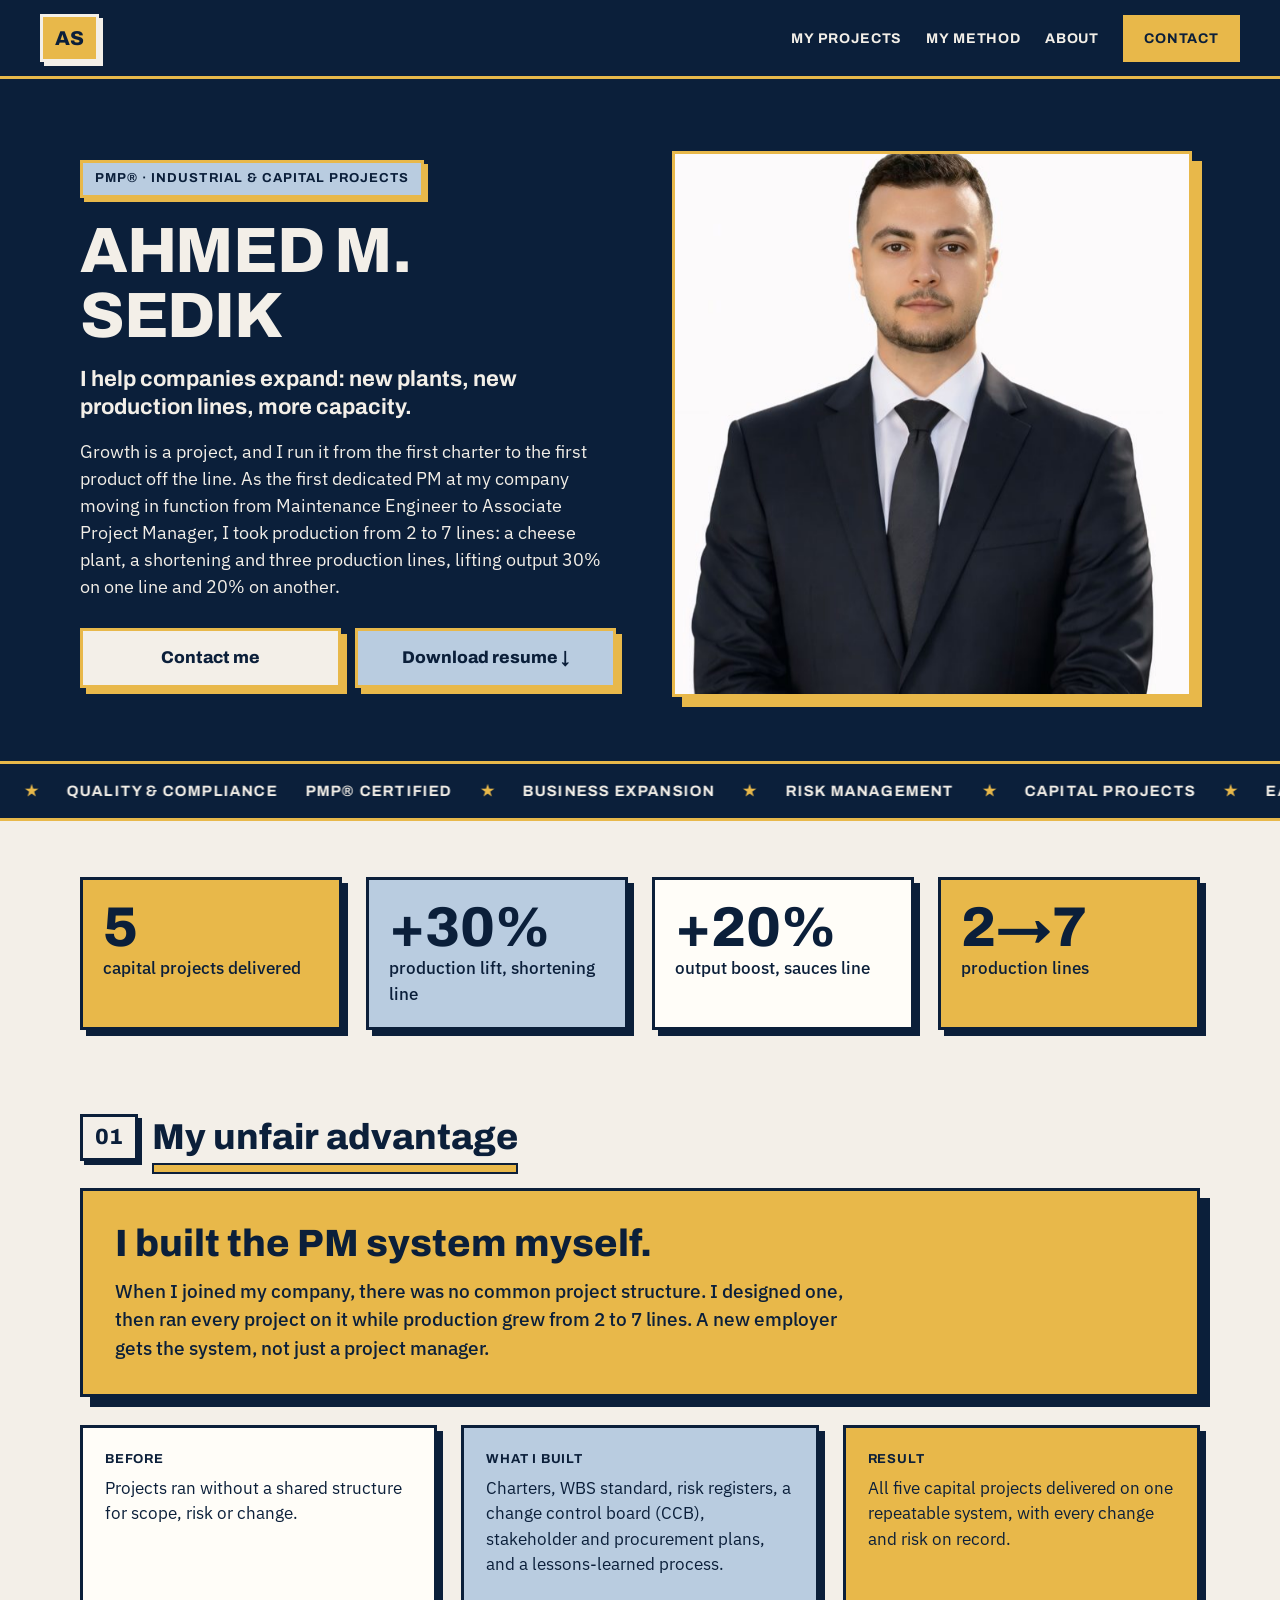
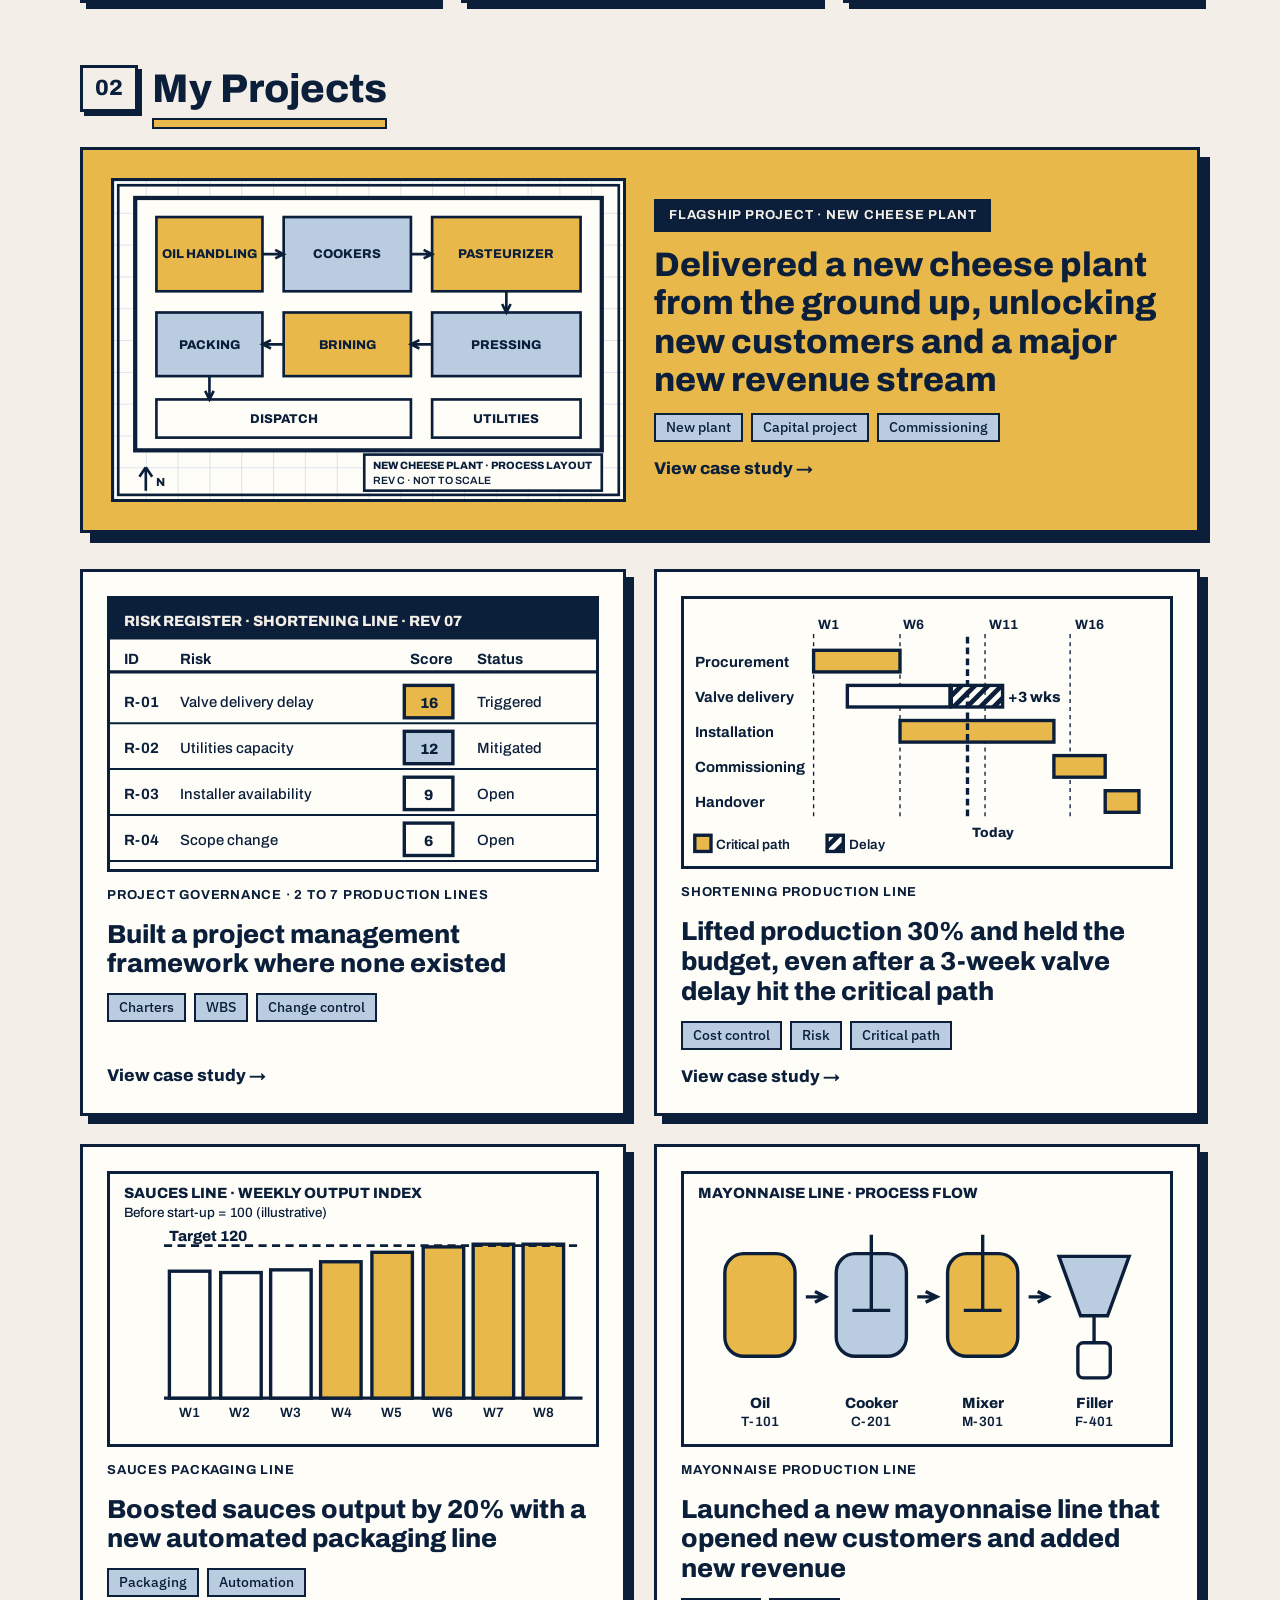
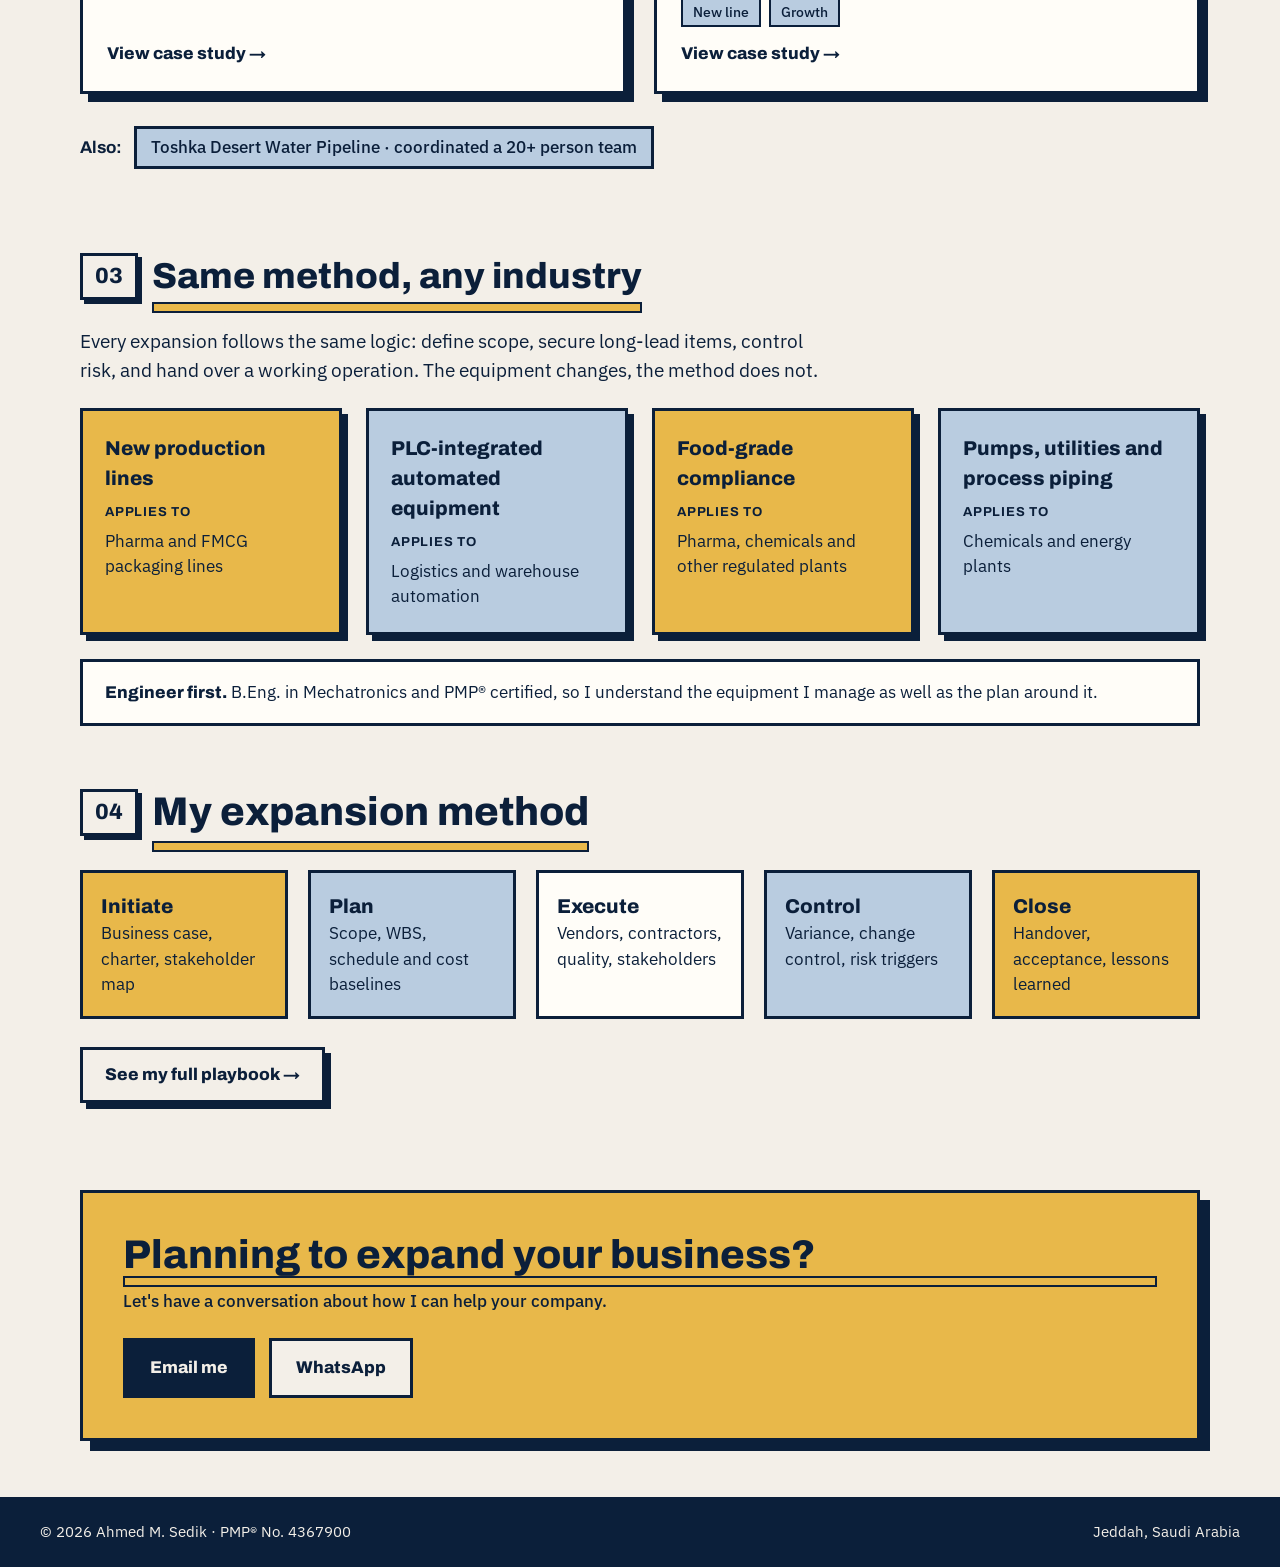
<file: index.html>
<!doctype html>
<html lang="en">
<head>
<meta charset="utf-8">
<meta name="viewport" content="width=device-width, initial-scale=1">
<title>Ahmed M. Sedik, PMP | Homepage</title>
<meta name="description" content="Ahmed M. Sedik, PMP®. Project manager who delivers plant and production-line expansions and builds the project governance behind them.">
<meta property="og:title" content="Ahmed M. Sedik, PMP | Homepage">
<meta property="og:description" content="Ahmed M. Sedik, PMP®. Project manager who delivers plant and production-line expansions and builds the project governance behind them.">
<meta property="og:type" content="website">
<meta name="theme-color" content="#0B1F3A">
<link rel="icon" href="data:image/svg+xml,%3Csvg xmlns='http://www.w3.org/2000/svg' viewBox='0 0 64 64'%3E%3Crect width='64' height='64' fill='%23E8B84A' stroke='%230B1F3A' stroke-width='6'/%3E%3Ctext x='32' y='43' text-anchor='middle' font-family='Arial Black,Arial' font-weight='900' font-size='28' fill='%230B1F3A'%3EAS%3C/text%3E%3C/svg%3E">
<link rel="preconnect" href="https://fonts.googleapis.com">
<link rel="preconnect" href="https://fonts.gstatic.com" crossorigin>
<link href="https://fonts.googleapis.com/css2?family=Archivo:wght@500;700;800&family=IBM+Plex+Sans:wght@400;500&display=swap" rel="stylesheet">
<link rel="stylesheet" href="assets/styles.css">
<link rel="stylesheet" href="assets/animations.css">
</head>
<body>
<div style="width:100%;box-sizing:border-box;background:#F3EFE8;;font-family:'IBM Plex Sans',sans-serif;font-size:17px;line-height:1.5;color:#0B1F3A">

<div style="display:flex;flex-wrap:wrap;gap:16px;align-items:center;justify-content:space-between;padding:14px clamp(16px,4vw,clamp(16px,4vw,40px));background:#0B1F3A;color:#F3EFE8;border-bottom:3px solid #E8B84A">
<a href="index.html" aria-label="Home" style="font-family:'Archivo',sans-serif;font-weight:800;font-size:20px;border:3px solid #F3EFE8;background:#E8B84A;padding:6px 12px;box-shadow:4px 4px 0 #F3EFE8;color:#0B1F3A">AS</a>
<div style="display: flex; flex-wrap: wrap; gap: 24px; font-family: 'Archivo',sans-serif; font-weight: 700; font-size: 14px; letter-spacing: .06em; text-transform: uppercase; align-items: center"><a href="index.html#work">My Projects</a><a href="playbook.html">My Method</a><a href="about.html">About</a><a href="index.html#contact" style=" padding: 10px 18px; min-height: 20px;border:3px solid #E8B84A;background:#E8B84A;color:#0B1F3A">Contact</a></div>
</div>

<div style="background:#0B1F3A;color:#F3EFE8"><div style="display:grid;grid-template-columns:repeat(auto-fit,minmax(min(100%,340px),1fr));gap:clamp(28px,5vw,48px);align-items:center;padding:clamp(32px,7vw,72px) clamp(16px,4vw,clamp(16px,4vw,40px)) clamp(clamp(16px,4vw,40px),6vw,64px);max-width:1200px;margin:0 auto">
<div>
<div style="display:inline-block;font-family:'Archivo',sans-serif;font-weight:700;font-size:13px;letter-spacing:.08em;text-transform:uppercase;border:3px solid #E8B84A;background:#B9CCE0;padding:6px 12px;box-shadow:4px 4px 0 #E8B84A;color:#0B1F3A">PMP® · Industrial &amp; Capital Projects</div>
<h1 style="font-family: 'Archivo',sans-serif; font-weight: 800; font-size: clamp(36px, 10vw, 64px); line-height: 1.02; margin: 20px 0 16px; overflow-wrap: anywhere; letter-spacing: -.02em">AHMED M. SEDIK</h1>
<div style="font-family:'Archivo',sans-serif;font-weight:700;font-size:clamp(19px,4.6vw,22px);line-height:1.3;max-width:520px">I help companies expand: new plants, new production lines, more capacity.</div>
<p style="max-width:540px;margin:16px 0 28px;font-size:18px">Growth is a project, and I run it from the first charter to the first product off the line. As the first dedicated PM at my company moving in function from Maintenance Engineer to Associate Project Manager, I took production from 2 to 7 lines: a cheese plant, a shortening and three production lines, lifting output 30% on one line and 20% on another.</p>
<div style="display:flex;flex-wrap:wrap;gap:14px">
<a href="#contact" style="font-family:'Archivo',sans-serif;font-weight:800;border:3px solid #E8B84A;background:#F3EFE8;padding:14px 24px;box-shadow:6px 6px 0 #E8B84A;min-height:48px;display:inline-flex;align-items:center;justify-content:center;flex:1 1 180px;text-align:center;color:#0B1F3A">Contact me</a>
<a href="assets/Ahmed_Sedik_Resume.pdf" download style="font-family:'Archivo',sans-serif;font-weight:800;border:3px solid #E8B84A;background:#B9CCE0;padding:14px 24px;box-shadow:6px 6px 0 #E8B84A;min-height:48px;display:inline-flex;align-items:center;justify-content:center;flex:1 1 180px;text-align:center;color:#0B1F3A">Download resume ↓</a>
</div>
</div>
<div style="border:3px solid #E8B84A;background:#B9CCE0;box-shadow:10px 10px 0 #E8B84A;overflow:hidden;align-self:center;justify-self:center;width:100%;max-width:520px;color:#0B1F3A"><img alt="Ahmed M. Sedik, PMP" src="assets/photo.jpg" style="width:100%;height:auto;display:block"></div></div>

</div>
<div style="background:#0B1F3A;;border-top:3px solid #E8B84A;border-bottom:3px solid #E8B84A;padding:16px clamp(16px,4vw,clamp(16px,4vw,40px));display:flex;flex-wrap:wrap;gap:12px 28px;justify-content:center;font-family:'Archivo',sans-serif;font-weight:700;font-size:15px;letter-spacing:.08em;text-transform:uppercase;color:#F3EFE8"><span>PMP® Certified</span><span style="color:#E8B84A">★</span><span>Business Expansion</span><span style="color:#E8B84A">★</span><span>Risk Management</span><span style="color:#E8B84A">★</span><span>Capital Projects</span><span style="color:#E8B84A">★</span><span>Earned Value Management</span><span style="color:#E8B84A">★</span><span>Stakeholder Engagement</span><span style="color:#E8B84A">★</span><span>Integrated Change Control</span><span style="color:#E8B84A">★</span><span>Quality &amp; Compliance</span></div>

<div style="display:grid;grid-template-columns:repeat(auto-fit,minmax(min(100%,220px),1fr));gap:24px;padding:56px clamp(16px,4vw,clamp(16px,4vw,40px)) 24px;max-width:1200px;margin:0 auto"><div style="border:3px solid #0B1F3A;background:#E8B84A;box-shadow:6px 6px 0 #0B1F3A;padding:20px;color:#0B1F3A"><div style="font-family:'Archivo',sans-serif;font-weight:800;font-size:56px;line-height:1">5</div><div style="font-weight:500">capital projects delivered</div></div><div style="border:3px solid #0B1F3A;background:#B9CCE0;box-shadow:6px 6px 0 #0B1F3A;padding:20px;color:#0B1F3A"><div style="font-family:'Archivo',sans-serif;font-weight:800;font-size:56px;line-height:1">+30%</div><div style="font-weight:500">production lift, shortening line</div></div><div style="border:3px solid #0B1F3A;background:#FFFDF8;box-shadow:6px 6px 0 #0B1F3A;padding:20px;color:#0B1F3A"><div style="font-family:'Archivo',sans-serif;font-weight:800;font-size:56px;line-height:1">+20%</div><div style="font-weight:500">output boost, sauces line</div></div><div style="border:3px solid #0B1F3A;background:#E8B84A;box-shadow:6px 6px 0 #0B1F3A;padding:20px;color:#0B1F3A"><div style="font-family:'Archivo',sans-serif;font-weight:800;font-size:56px;line-height:1">2→7</div><div style="font-weight:500">production lines</div></div></div>

<div style="max-width:1200px;margin:0 auto;padding:56px clamp(16px,4vw,40px) 0"><div style="display:flex;align-items:center;gap:14px;margin-bottom:24px"><div style="font-family:'Archivo',sans-serif;font-weight:800;font-size:22px;border:3px solid #0B1F3A;background:#F3EFE8;padding:4px 12px;box-shadow:4px 4px 0 #0B1F3A;color:#0B1F3A">01</div><h2 style="font-family:'Archivo',sans-serif;font-weight:800;font-size:36px;margin:0">My unfair advantage</h2></div><div style="border:3px solid #0B1F3A;background:#E8B84A;box-shadow:10px 10px 0 #0B1F3A;padding:32px;margin-bottom:28px;color:#0B1F3A"><h3 style="font-family:'Archivo',sans-serif;font-weight:800;font-size:38px;line-height:1.1;margin:0 0 12px">I built the PM system myself.</h3><div style="max-width:760px;font-size:19px;font-weight:500">When I joined my company, there was no common project structure. I designed one, then ran every project on it while production grew from 2 to 7 lines. A new employer gets the system, not just a project manager.</div></div><div style="display:grid;grid-template-columns:repeat(auto-fit,minmax(min(100%,260px),1fr));gap:24px"><div style="border:3px solid #0B1F3A;background:#FFFDF8;box-shadow:6px 6px 0 #0B1F3A;padding:22px;color:#0B1F3A"><div style="font-family:'Archivo',sans-serif;font-weight:700;font-size:13px;letter-spacing:.06em;text-transform:uppercase;margin-bottom:6px">Before</div><div>Projects ran without a shared structure for scope, risk or change.</div></div><div style="border:3px solid #0B1F3A;background:#B9CCE0;box-shadow:6px 6px 0 #0B1F3A;padding:22px;color:#0B1F3A"><div style="font-family:'Archivo',sans-serif;font-weight:700;font-size:13px;letter-spacing:.06em;text-transform:uppercase;margin-bottom:6px">What I built</div><div>Charters, WBS standard, risk registers, a change control board (CCB), stakeholder and procurement plans, and a lessons-learned process.</div></div><div style="border:3px solid #0B1F3A;background:#E8B84A;box-shadow:6px 6px 0 #0B1F3A;padding:22px;color:#0B1F3A"><div style="font-family:'Archivo',sans-serif;font-weight:700;font-size:13px;letter-spacing:.06em;text-transform:uppercase;margin-bottom:6px">Result</div><div>All five capital projects delivered on one repeatable system, with every change and risk on record.</div></div></div></div>
<div id="work" style="padding:56px clamp(16px,4vw,40px) 24px;max-width:1200px;margin:0 auto">
<div style="display:flex;align-items:center;gap:14px;margin-bottom:28px">
<div style="font-family:'Archivo',sans-serif;font-weight:800;font-size:22px;border:3px solid #0B1F3A;background:#F3EFE8;padding:4px 12px;box-shadow:4px 4px 0 #0B1F3A;color:#0B1F3A">02</div>
<h2 style="font-family:'Archivo',sans-serif;font-weight:800;font-size:40px;margin:0">My Projects</h2>
</div>
<div style="border:3px solid #0B1F3A;background:#E8B84A;box-shadow:10px 10px 0 #0B1F3A;padding:28px;display:grid;grid-template-columns:repeat(auto-fit,minmax(min(100%,300px),1fr));gap:28px;align-items:center;margin-bottom:36px;color:#0B1F3A">
<div style="border:3px solid #0B1F3A;background:#FFFDF8;overflow:hidden;color:#0B1F3A"><svg viewBox="0 0 480 300" xmlns="http://www.w3.org/2000/svg" style="width:100%;height:auto;display:block" role="img" aria-label="Process layout drawing of the new cheese plant"><defs><pattern id="gr" width="30" height="30" patternUnits="userSpaceOnUse"><path d="M30 0H0V30" fill="none" stroke="#B9CCE0" stroke-width="1"></path></pattern></defs><rect width="480" height="300" fill="#FFFDF8"></rect><rect width="480" height="300" fill="url(#gr)"></rect><rect x="4" y="4" width="472" height="292" fill="none" stroke="#0B1F3A" stroke-width="2.5"></rect><rect x="20" y="16" width="440" height="238" fill="#FFFDF8" stroke="#0B1F3A" stroke-width="4"></rect><rect x="40" y="34" width="100" height="70" fill="#E8B84A" stroke="#0B1F3A" stroke-width="2.5"></rect><text x="90.0" y="73.0" text-anchor="middle" font-family="Archivo,sans-serif" font-weight="800" font-size="12" fill="#0B1F3A">OIL HANDLING</text><rect x="160" y="34" width="120" height="70" fill="#B9CCE0" stroke="#0B1F3A" stroke-width="2.5"></rect><text x="220.0" y="73.0" text-anchor="middle" font-family="Archivo,sans-serif" font-weight="800" font-size="12" fill="#0B1F3A">COOKERS</text><rect x="300" y="34" width="140" height="70" fill="#E8B84A" stroke="#0B1F3A" stroke-width="2.5"></rect><text x="370.0" y="73.0" text-anchor="middle" font-family="Archivo,sans-serif" font-weight="800" font-size="12" fill="#0B1F3A">PASTEURIZER</text><rect x="300" y="124" width="140" height="60" fill="#B9CCE0" stroke="#0B1F3A" stroke-width="2.5"></rect><text x="370.0" y="158.0" text-anchor="middle" font-family="Archivo,sans-serif" font-weight="800" font-size="12" fill="#0B1F3A">PRESSING</text><rect x="160" y="124" width="120" height="60" fill="#E8B84A" stroke="#0B1F3A" stroke-width="2.5"></rect><text x="220.0" y="158.0" text-anchor="middle" font-family="Archivo,sans-serif" font-weight="800" font-size="12" fill="#0B1F3A">BRINING</text><rect x="40" y="124" width="100" height="60" fill="#B9CCE0" stroke="#0B1F3A" stroke-width="2.5"></rect><text x="90.0" y="158.0" text-anchor="middle" font-family="Archivo,sans-serif" font-weight="800" font-size="12" fill="#0B1F3A">PACKING</text><rect x="40" y="206" width="240" height="36" fill="#FFFDF8" stroke="#0B1F3A" stroke-width="2.5"></rect><text x="160.0" y="228.0" text-anchor="middle" font-family="Archivo,sans-serif" font-weight="800" font-size="12" fill="#0B1F3A">DISPATCH</text><rect x="300" y="206" width="140" height="36" fill="#FFFDF8" stroke="#0B1F3A" stroke-width="2.5"></rect><text x="370.0" y="228.0" text-anchor="middle" font-family="Archivo,sans-serif" font-weight="800" font-size="12" fill="#0B1F3A">UTILITIES</text><path d="M140 69L160 69M152 65L160 69L152 73" fill="none" stroke="#0B1F3A" stroke-width="2.5"></path><path d="M280 69L300 69M292 65L300 69L292 73" fill="none" stroke="#0B1F3A" stroke-width="2.5"></path><path d="M370 104L370 124M374 116L370 124L366 116" fill="none" stroke="#0B1F3A" stroke-width="2.5"></path><path d="M300 154L280 154M288 158L280 154L288 150" fill="none" stroke="#0B1F3A" stroke-width="2.5"></path><path d="M160 154L140 154M148 158L140 154L148 150" fill="none" stroke="#0B1F3A" stroke-width="2.5"></path><path d="M90 184L90 206M94 198L90 206L86 198" fill="none" stroke="#0B1F3A" stroke-width="2.5"></path><rect x="236" y="258" width="224" height="34" fill="#FFFDF8" stroke="#0B1F3A" stroke-width="2.5"></rect><text x="244" y="272" text-anchor="start" font-family="Archivo,sans-serif" font-weight="800" font-size="10" fill="#0B1F3A">NEW CHEESE PLANT · PROCESS LAYOUT</text><text x="244" y="286" text-anchor="start" font-family="Archivo,sans-serif" font-weight="600" font-size="10" fill="#0B1F3A">REV C · NOT TO SCALE</text><path d="M30 292v-22M30 270l-6 9M30 270l6 9" fill="none" stroke="#0B1F3A" stroke-width="2.5"></path><text x="40" y="288" text-anchor="start" font-family="Archivo,sans-serif" font-weight="800" font-size="11" fill="#0B1F3A">N</text></svg></div>
<div style="display:flex;flex-direction:column;gap:14px">
<div style="display:inline-block;align-self:flex-start;font-family:'Archivo',sans-serif;font-weight:700;font-size:13px;letter-spacing:.06em;text-transform:uppercase;border:3px solid #0B1F3A;background:#0B1F3A;;padding:4px 12px;color:#F3EFE8">Flagship project · New cheese plant</div>
<h3 style="font-family:'Archivo',sans-serif;font-weight:800;font-size:34px;line-height:1.12;margin:0">Delivered a new cheese plant from the ground up, unlocking new customers and a major new revenue stream</h3>
<div style="display:flex;flex-wrap:wrap;gap:8px"><span style="border:2px solid #0B1F3A;padding:2px 10px;font-weight:500;font-size:14px;background:#B9CCE0;color:#0B1F3A">New plant</span><span style="border:2px solid #0B1F3A;padding:2px 10px;font-weight:500;font-size:14px;background:#B9CCE0;color:#0B1F3A">Capital project</span><span style="border:2px solid #0B1F3A;padding:2px 10px;font-weight:500;font-size:14px;background:#B9CCE0;color:#0B1F3A">Commissioning</span></div>
<a href="cheese.html" style="font-family:'Archivo',sans-serif;font-weight:800">View case study →</a>
</div></div>
<div style="display:grid;grid-template-columns:repeat(auto-fit,minmax(min(100%,380px),1fr));gap:28px">
<div style="border:3px solid #0B1F3A;background:#FFFDF8;box-shadow:8px 8px 0 #0B1F3A;padding:24px;display:flex;flex-direction:column;gap:14px;color:#0B1F3A">
<div style="border:3px solid #0B1F3A;background:#FFFDF8;overflow:hidden;color:#0B1F3A"><svg viewBox="0 0 360 200" xmlns="http://www.w3.org/2000/svg" style="width:100%;height:auto;display:block" role="img" aria-label="Risk register extract"><rect width="360" height="200" fill="#FFFDF8"></rect><rect width="360" height="30" fill="#0B1F3A"></rect><text x="10" y="20" text-anchor="start" font-family="Archivo,sans-serif" font-weight="800" font-size="11" fill="#F3EFE8">RISK REGISTER · SHORTENING LINE · REV 07</text><path d="M0 54H360" stroke="#0B1F3A" stroke-width="2.5"></path><text x="10" y="48" text-anchor="start" font-family="Archivo,sans-serif" font-weight="700" font-size="11" fill="#0B1F3A">ID</text><text x="52" y="48" text-anchor="start" font-family="Archivo,sans-serif" font-weight="700" font-size="11" fill="#0B1F3A">Risk</text><text x="222" y="48" text-anchor="start" font-family="Archivo,sans-serif" font-weight="700" font-size="11" fill="#0B1F3A">Score</text><text x="272" y="48" text-anchor="start" font-family="Archivo,sans-serif" font-weight="700" font-size="11" fill="#0B1F3A">Status</text><path d="M0 92H360" stroke="#0B1F3A" stroke-width="1.5"></path><text x="10" y="80" text-anchor="start" font-family="Archivo,sans-serif" font-weight="700" font-size="11" fill="#0B1F3A">R-01</text><text x="52" y="80" text-anchor="start" font-family="Archivo,sans-serif" font-weight="500" font-size="11" fill="#0B1F3A">Valve delivery delay</text><rect x="218" y="64" width="36" height="24" fill="#E8B84A" stroke="#0B1F3A" stroke-width="2.5"></rect><text x="236" y="81" text-anchor="middle" font-family="Archivo,sans-serif" font-weight="800" font-size="11" fill="#0B1F3A">16</text><text x="272" y="80" text-anchor="start" font-family="Archivo,sans-serif" font-weight="500" font-size="11" fill="#0B1F3A">Triggered</text><path d="M0 126H360" stroke="#0B1F3A" stroke-width="1.5"></path><text x="10" y="114" text-anchor="start" font-family="Archivo,sans-serif" font-weight="700" font-size="11" fill="#0B1F3A">R-02</text><text x="52" y="114" text-anchor="start" font-family="Archivo,sans-serif" font-weight="500" font-size="11" fill="#0B1F3A">Utilities capacity</text><rect x="218" y="98" width="36" height="24" fill="#B9CCE0" stroke="#0B1F3A" stroke-width="2.5"></rect><text x="236" y="115" text-anchor="middle" font-family="Archivo,sans-serif" font-weight="800" font-size="11" fill="#0B1F3A">12</text><text x="272" y="114" text-anchor="start" font-family="Archivo,sans-serif" font-weight="500" font-size="11" fill="#0B1F3A">Mitigated</text><path d="M0 160H360" stroke="#0B1F3A" stroke-width="1.5"></path><text x="10" y="148" text-anchor="start" font-family="Archivo,sans-serif" font-weight="700" font-size="11" fill="#0B1F3A">R-03</text><text x="52" y="148" text-anchor="start" font-family="Archivo,sans-serif" font-weight="500" font-size="11" fill="#0B1F3A">Installer availability</text><rect x="218" y="132" width="36" height="24" fill="#FFFDF8" stroke="#0B1F3A" stroke-width="2.5"></rect><text x="236" y="149" text-anchor="middle" font-family="Archivo,sans-serif" font-weight="800" font-size="11" fill="#0B1F3A">9</text><text x="272" y="148" text-anchor="start" font-family="Archivo,sans-serif" font-weight="500" font-size="11" fill="#0B1F3A">Open</text><path d="M0 194H360" stroke="#0B1F3A" stroke-width="1.5"></path><text x="10" y="182" text-anchor="start" font-family="Archivo,sans-serif" font-weight="700" font-size="11" fill="#0B1F3A">R-04</text><text x="52" y="182" text-anchor="start" font-family="Archivo,sans-serif" font-weight="500" font-size="11" fill="#0B1F3A">Scope change</text><rect x="218" y="166" width="36" height="24" fill="#FFFDF8" stroke="#0B1F3A" stroke-width="2.5"></rect><text x="236" y="183" text-anchor="middle" font-family="Archivo,sans-serif" font-weight="800" font-size="11" fill="#0B1F3A">6</text><text x="272" y="182" text-anchor="start" font-family="Archivo,sans-serif" font-weight="500" font-size="11" fill="#0B1F3A">Open</text></svg></div>
<div style="font-family:'Archivo',sans-serif;font-weight:700;font-size:13px;letter-spacing:.06em;text-transform:uppercase">Project governance · 2 to 7 production lines</div>
<h3 style="font-family:'Archivo',sans-serif;font-weight:800;font-size:26px;line-height:1.15;margin:0">Built a project management framework where none existed</h3>
<div style="display:flex;flex-wrap:wrap;gap:8px"><span style="border:2px solid #0B1F3A;padding:2px 10px;font-weight:500;font-size:14px;background:#B9CCE0;color:#0B1F3A">Charters</span><span style="border:2px solid #0B1F3A;padding:2px 10px;font-weight:500;font-size:14px;background:#B9CCE0;color:#0B1F3A">WBS</span><span style="border:2px solid #0B1F3A;padding:2px 10px;font-weight:500;font-size:14px;background:#B9CCE0;color:#0B1F3A">Change control</span></div>
<a href="governance.html" style="font-family:'Archivo',sans-serif;font-weight:800;margin-top:auto">View case study →</a>
</div>
<div style="border:3px solid #0B1F3A;background:#FFFDF8;box-shadow:8px 8px 0 #0B1F3A;padding:24px;display:flex;flex-direction:column;gap:14px;color:#0B1F3A">
<div style="border:3px solid #0B1F3A;background:#FFFDF8;overflow:hidden;color:#0B1F3A"><svg viewBox="0 0 360 198" xmlns="http://www.w3.org/2000/svg" style="width:100%;height:auto;display:block" role="img" aria-label="Schedule with critical path and a 3-week valve delay"><defs><pattern id="gm" width="7" height="7" patternUnits="userSpaceOnUse" patternTransform="rotate(45)"><rect width="3.5" height="7" fill="#0B1F3A"></rect></pattern></defs><rect width="360" height="198" fill="#FFFDF8"></rect><path d="M96 26V164" stroke="#0B1F3A" stroke-width="1" stroke-dasharray="3 3"></path><text x="99.0" y="22" text-anchor="start" font-family="Archivo,sans-serif" font-weight="700" font-size="10" fill="#0B1F3A">W1</text><path d="M160 26V164" stroke="#0B1F3A" stroke-width="1" stroke-dasharray="3 3"></path><text x="162.5" y="22" text-anchor="start" font-family="Archivo,sans-serif" font-weight="700" font-size="10" fill="#0B1F3A">W6</text><path d="M223 26V164" stroke="#0B1F3A" stroke-width="1" stroke-dasharray="3 3"></path><text x="226.0" y="22" text-anchor="start" font-family="Archivo,sans-serif" font-weight="700" font-size="10" fill="#0B1F3A">W11</text><path d="M286 26V164" stroke="#0B1F3A" stroke-width="1" stroke-dasharray="3 3"></path><text x="289.5" y="22" text-anchor="start" font-family="Archivo,sans-serif" font-weight="700" font-size="10" fill="#0B1F3A">W16</text><text x="8" y="50.120000000000005" text-anchor="start" font-family="Archivo,sans-serif" font-weight="700" font-size="11" fill="#0B1F3A">Procurement</text><rect x="96" y="38" width="64" height="16" fill="#E8B84A" stroke="#0B1F3A" stroke-width="2.5"></rect><text x="8" y="76.12" text-anchor="start" font-family="Archivo,sans-serif" font-weight="700" font-size="11" fill="#0B1F3A">Valve delivery</text><rect x="121" y="64" width="76" height="16" fill="#FFFDF8" stroke="#0B1F3A" stroke-width="2.5"></rect><rect x="198" y="64" width="38" height="16" fill="url(#gm)" stroke="#0B1F3A" stroke-width="2.5"></rect><text x="239.7" y="76.12" text-anchor="start" font-family="Archivo,sans-serif" font-weight="800" font-size="11" fill="#0B1F3A">+3 wks</text><text x="8" y="102.12" text-anchor="start" font-family="Archivo,sans-serif" font-weight="700" font-size="11" fill="#0B1F3A">Installation</text><rect x="160" y="90" width="114" height="16" fill="#E8B84A" stroke="#0B1F3A" stroke-width="2.5"></rect><text x="8" y="128.12" text-anchor="start" font-family="Archivo,sans-serif" font-weight="700" font-size="11" fill="#0B1F3A">Commissioning</text><rect x="274" y="116" width="38" height="16" fill="#E8B84A" stroke="#0B1F3A" stroke-width="2.5"></rect><text x="8" y="154.12" text-anchor="start" font-family="Archivo,sans-serif" font-weight="700" font-size="11" fill="#0B1F3A">Handover</text><rect x="312" y="142" width="25" height="16" fill="#E8B84A" stroke="#0B1F3A" stroke-width="2.5"></rect><path d="M210 28V164" stroke="#0B1F3A" stroke-width="2.5" stroke-dasharray="5 3"></path><text x="213.3" y="176" text-anchor="start" font-family="Archivo,sans-serif" font-weight="800" font-size="10" fill="#0B1F3A">Today</text><rect x="8" y="175" width="12" height="12" fill="#E8B84A" stroke="#0B1F3A" stroke-width="2.5"></rect><text x="24" y="185" text-anchor="start" font-family="Archivo,sans-serif" font-weight="600" font-size="10" fill="#0B1F3A">Critical path</text><rect x="106" y="175" width="12" height="12" fill="url(#gm)" stroke="#0B1F3A" stroke-width="2.5"></rect><text x="122" y="185" text-anchor="start" font-family="Archivo,sans-serif" font-weight="600" font-size="10" fill="#0B1F3A">Delay</text></svg></div>
<div style="font-family:'Archivo',sans-serif;font-weight:700;font-size:13px;letter-spacing:.06em;text-transform:uppercase">Shortening production line</div>
<h3 style="font-family:'Archivo',sans-serif;font-weight:800;font-size:26px;line-height:1.15;margin:0">Lifted production 30% and held the budget, even after a 3-week valve delay hit the critical path</h3>
<div style="display:flex;flex-wrap:wrap;gap:8px"><span style="border:2px solid #0B1F3A;padding:2px 10px;font-weight:500;font-size:14px;background:#B9CCE0;color:#0B1F3A">Cost control</span><span style="border:2px solid #0B1F3A;padding:2px 10px;font-weight:500;font-size:14px;background:#B9CCE0;color:#0B1F3A">Risk</span><span style="border:2px solid #0B1F3A;padding:2px 10px;font-weight:500;font-size:14px;background:#B9CCE0;color:#0B1F3A">Critical path</span></div>
<a href="shortening.html" style="font-family:'Archivo',sans-serif;font-weight:800;margin-top:auto">View case study →</a>
</div>
<div style="border:3px solid #0B1F3A;background:#FFFDF8;box-shadow:8px 8px 0 #0B1F3A;padding:24px;display:flex;flex-direction:column;gap:14px;color:#0B1F3A">
<div style="border:3px solid #0B1F3A;background:#FFFDF8;overflow:hidden;color:#0B1F3A"><svg viewBox="0 0 360 200" xmlns="http://www.w3.org/2000/svg" style="width:100%;height:auto;display:block" role="img" aria-label="Weekly output index rising 20% after start-up"><rect width="360" height="200" fill="#FFFDF8"></rect><text x="10" y="18" text-anchor="start" font-family="Archivo,sans-serif" font-weight="800" font-size="11" fill="#0B1F3A">SAUCES LINE · WEEKLY OUTPUT INDEX</text><text x="10" y="32" text-anchor="start" font-family="Archivo,sans-serif" font-weight="500" font-size="10" fill="#0B1F3A">Before start-up = 100 (illustrative)</text><path d="M40 166H350" stroke="#0B1F3A" stroke-width="2.5"></path><rect x="44" y="72" width="30" height="94" fill="#FFFDF8" stroke="#0B1F3A" stroke-width="2.5"></rect><text x="58.75" y="180" text-anchor="middle" font-family="Archivo,sans-serif" font-weight="600" font-size="10" fill="#0B1F3A">W1</text><rect x="82" y="73" width="30" height="93" fill="#FFFDF8" stroke="#0B1F3A" stroke-width="2.5"></rect><text x="96.25" y="180" text-anchor="middle" font-family="Archivo,sans-serif" font-weight="600" font-size="10" fill="#0B1F3A">W2</text><rect x="119" y="71" width="30" height="95" fill="#FFFDF8" stroke="#0B1F3A" stroke-width="2.5"></rect><text x="133.75" y="180" text-anchor="middle" font-family="Archivo,sans-serif" font-weight="600" font-size="10" fill="#0B1F3A">W3</text><rect x="156" y="65" width="30" height="101" fill="#E8B84A" stroke="#0B1F3A" stroke-width="2.5"></rect><text x="171.25" y="180" text-anchor="middle" font-family="Archivo,sans-serif" font-weight="600" font-size="10" fill="#0B1F3A">W4</text><rect x="194" y="58" width="30" height="108" fill="#E8B84A" stroke="#0B1F3A" stroke-width="2.5"></rect><text x="208.75" y="180" text-anchor="middle" font-family="Archivo,sans-serif" font-weight="600" font-size="10" fill="#0B1F3A">W5</text><rect x="232" y="54" width="30" height="112" fill="#E8B84A" stroke="#0B1F3A" stroke-width="2.5"></rect><text x="246.25" y="180" text-anchor="middle" font-family="Archivo,sans-serif" font-weight="600" font-size="10" fill="#0B1F3A">W6</text><rect x="269" y="52" width="30" height="114" fill="#E8B84A" stroke="#0B1F3A" stroke-width="2.5"></rect><text x="283.75" y="180" text-anchor="middle" font-family="Archivo,sans-serif" font-weight="600" font-size="10" fill="#0B1F3A">W7</text><rect x="306" y="52" width="30" height="114" fill="#E8B84A" stroke="#0B1F3A" stroke-width="2.5"></rect><text x="321.25" y="180" text-anchor="middle" font-family="Archivo,sans-serif" font-weight="600" font-size="10" fill="#0B1F3A">W8</text><path d="M40 53H350" stroke="#0B1F3A" stroke-width="2" stroke-dasharray="6 4"></path><text x="44" y="49.38461538461539" text-anchor="start" font-family="Archivo,sans-serif" font-weight="800" font-size="11" fill="#0B1F3A">Target 120</text></svg></div>
<div style="font-family:'Archivo',sans-serif;font-weight:700;font-size:13px;letter-spacing:.06em;text-transform:uppercase">Sauces packaging line</div>
<h3 style="font-family:'Archivo',sans-serif;font-weight:800;font-size:26px;line-height:1.15;margin:0">Boosted sauces output by 20% with a new automated packaging line</h3>
<div style="display:flex;flex-wrap:wrap;gap:8px"><span style="border:2px solid #0B1F3A;padding:2px 10px;font-weight:500;font-size:14px;background:#B9CCE0;color:#0B1F3A">Packaging</span><span style="border:2px solid #0B1F3A;padding:2px 10px;font-weight:500;font-size:14px;background:#B9CCE0;color:#0B1F3A">Automation</span></div>
<a href="sauces.html" style="font-family:'Archivo',sans-serif;font-weight:800;margin-top:auto">View case study →</a>
</div>
<div style="border:3px solid #0B1F3A;background:#FFFDF8;box-shadow:8px 8px 0 #0B1F3A;padding:24px;display:flex;flex-direction:column;gap:14px;color:#0B1F3A">
<div style="border:3px solid #0B1F3A;background:#FFFDF8;overflow:hidden;color:#0B1F3A"><svg viewBox="0 0 360 200" xmlns="http://www.w3.org/2000/svg" style="width:100%;height:auto;display:block" role="img" aria-label="Process flow diagram of the mayonnaise line"><rect width="360" height="200" fill="#FFFDF8"></rect><text x="10" y="18" text-anchor="start" font-family="Archivo,sans-serif" font-weight="800" font-size="11" fill="#0B1F3A">MAYONNAISE LINE · PROCESS FLOW</text><rect x="30.25" y="59" width="52" height="76" rx="14" fill="#E8B84A" stroke="#0B1F3A" stroke-width="2.5"></rect><text x="56.25" y="173" text-anchor="middle" font-family="Archivo,sans-serif" font-weight="800" font-size="11" fill="#0B1F3A">Oil</text><text x="56.25" y="187" text-anchor="middle" font-family="Archivo,sans-serif" font-weight="600" font-size="10" fill="#0B1F3A">T-101</text><path d="M90.25 91L104.75 91M97 87L104.75 91L97 95" fill="none" stroke="#0B1F3A" stroke-width="2.5"></path><rect x="112.75" y="59" width="52" height="76" rx="14" fill="#B9CCE0" stroke="#0B1F3A" stroke-width="2.5"></rect><path d="M138.75 45V101M124.75 101H152.75" fill="none" stroke="#0B1F3A" stroke-width="2.5"></path><text x="138.75" y="173" text-anchor="middle" font-family="Archivo,sans-serif" font-weight="800" font-size="11" fill="#0B1F3A">Cooker</text><text x="138.75" y="187" text-anchor="middle" font-family="Archivo,sans-serif" font-weight="600" font-size="10" fill="#0B1F3A">C-201</text><path d="M172.75 91L187.25 91M179 87L187.25 91L179 95" fill="none" stroke="#0B1F3A" stroke-width="2.5"></path><rect x="195.25" y="59" width="52" height="76" rx="14" fill="#E8B84A" stroke="#0B1F3A" stroke-width="2.5"></rect><path d="M221.25 45V101M207.25 101H235.25" fill="none" stroke="#0B1F3A" stroke-width="2.5"></path><text x="221.25" y="173" text-anchor="middle" font-family="Archivo,sans-serif" font-weight="800" font-size="11" fill="#0B1F3A">Mixer</text><text x="221.25" y="187" text-anchor="middle" font-family="Archivo,sans-serif" font-weight="600" font-size="10" fill="#0B1F3A">M-301</text><path d="M255.25 91L269.75 91M262 87L269.75 91L262 95" fill="none" stroke="#0B1F3A" stroke-width="2.5"></path><path d="M277.75 61H329.75L313.75 105H293.75Z" fill="#B9CCE0" stroke="#0B1F3A" stroke-width="2.5"></path><path d="M303.75 105V125" stroke="#0B1F3A" stroke-width="2.5"></path><rect x="291.75" y="125" width="24" height="26" rx="4" fill="#FFFDF8" stroke="#0B1F3A" stroke-width="2.5"></rect><text x="303.75" y="173" text-anchor="middle" font-family="Archivo,sans-serif" font-weight="800" font-size="11" fill="#0B1F3A">Filler</text><text x="303.75" y="187" text-anchor="middle" font-family="Archivo,sans-serif" font-weight="600" font-size="10" fill="#0B1F3A">F-401</text></svg></div>
<div style="font-family:'Archivo',sans-serif;font-weight:700;font-size:13px;letter-spacing:.06em;text-transform:uppercase">Mayonnaise production line</div>
<h3 style="font-family:'Archivo',sans-serif;font-weight:800;font-size:26px;line-height:1.15;margin:0">Launched a new mayonnaise line that opened new customers and added new revenue</h3>
<div style="display:flex;flex-wrap:wrap;gap:8px"><span style="border:2px solid #0B1F3A;padding:2px 10px;font-weight:500;font-size:14px;background:#B9CCE0;color:#0B1F3A">New line</span><span style="border:2px solid #0B1F3A;padding:2px 10px;font-weight:500;font-size:14px;background:#B9CCE0;color:#0B1F3A">Growth</span></div>
<a href="mayo.html" style="font-family:'Archivo',sans-serif;font-weight:800;margin-top:auto">View case study →</a>
</div>
</div>
<div style="display:flex;flex-wrap:wrap;align-items:center;gap:12px;margin-top:32px">
<span style="font-family:'Archivo',sans-serif;font-weight:700">Also:</span>
<span style="border:3px solid #0B1F3A;padding:6px 14px;background:#B9CCE0;font-weight:500;color:#0B1F3A">Toshka Desert Water Pipeline · coordinated a 20+ person team</span>

</div>
</div>

<div style="max-width:1200px;margin:0 auto;padding:56px clamp(16px,4vw,40px) 0"><div style="display:flex;align-items:center;gap:14px;margin-bottom:24px"><div style="font-family:'Archivo',sans-serif;font-weight:800;font-size:22px;border:3px solid #0B1F3A;background:#F3EFE8;padding:4px 12px;box-shadow:4px 4px 0 #0B1F3A;color:#0B1F3A">03</div><h2 style="font-family:'Archivo',sans-serif;font-weight:800;font-size:36px;margin:0">Same method, any industry</h2></div><div style="max-width:760px;font-size:19px;margin-bottom:24px">Every expansion follows the same logic: define scope, secure long-lead items, control risk, and hand over a working operation. The equipment changes, the method does not.</div><div style="display:grid;grid-template-columns:repeat(auto-fit,minmax(min(100%,250px),1fr));gap:24px"><div style="border:3px solid #0B1F3A;background:#E8B84A;box-shadow:6px 6px 0 #0B1F3A;padding:22px;color:#0B1F3A"><div style="font-family:'Archivo',sans-serif;font-weight:800;font-size:20px;margin-bottom:10px">New production lines</div><div style="font-family:'Archivo',sans-serif;font-weight:700;font-size:13px;letter-spacing:.06em;text-transform:uppercase;margin-bottom:6px">Applies to</div><div>Pharma and FMCG packaging lines</div></div><div style="border:3px solid #0B1F3A;background:#B9CCE0;box-shadow:6px 6px 0 #0B1F3A;padding:22px;color:#0B1F3A"><div style="font-family:'Archivo',sans-serif;font-weight:800;font-size:20px;margin-bottom:10px">PLC-integrated automated equipment</div><div style="font-family:'Archivo',sans-serif;font-weight:700;font-size:13px;letter-spacing:.06em;text-transform:uppercase;margin-bottom:6px">Applies to</div><div>Logistics and warehouse automation</div></div><div style="border:3px solid #0B1F3A;background:#E8B84A;box-shadow:6px 6px 0 #0B1F3A;padding:22px;color:#0B1F3A"><div style="font-family:'Archivo',sans-serif;font-weight:800;font-size:20px;margin-bottom:10px">Food-grade compliance</div><div style="font-family:'Archivo',sans-serif;font-weight:700;font-size:13px;letter-spacing:.06em;text-transform:uppercase;margin-bottom:6px">Applies to</div><div>Pharma, chemicals and other regulated plants</div></div><div style="border:3px solid #0B1F3A;background:#B9CCE0;box-shadow:6px 6px 0 #0B1F3A;padding:22px;color:#0B1F3A"><div style="font-family:'Archivo',sans-serif;font-weight:800;font-size:20px;margin-bottom:10px">Pumps, utilities and process piping</div><div style="font-family:'Archivo',sans-serif;font-weight:700;font-size:13px;letter-spacing:.06em;text-transform:uppercase;margin-bottom:6px">Applies to</div><div>Chemicals and energy plants</div></div></div><div style="margin-top:24px;border:3px solid #0B1F3A;background:#FFFDF8;padding:18px 22px;color:#0B1F3A"><b style="font-family:'Archivo',sans-serif;font-weight:800">Engineer first.</b> B.Eng. in Mechatronics and PMP® certified, so I understand the equipment I manage as well as the plan around it.</div></div>
<div id="method" style="padding:56px clamp(16px,4vw,40px) 24px;max-width:1200px;margin:0 auto">
<div style="display:flex;align-items:center;gap:14px;margin-bottom:28px">
<div style="font-family:'Archivo',sans-serif;font-weight:800;font-size:22px;border:3px solid #0B1F3A;background:#F3EFE8;padding:4px 12px;box-shadow:4px 4px 0 #0B1F3A;color:#0B1F3A">04</div>
<h2 style="font-family:'Archivo',sans-serif;font-weight:800;font-size:40px;margin:0">My expansion method</h2>
</div>
<div style="display:grid;grid-template-columns:repeat(auto-fit,minmax(min(100%,180px),1fr));gap:20px">
<div style="border:3px solid #0B1F3A;background:#E8B84A;padding:18px;color:#0B1F3A"><div style="font-family:'Archivo',sans-serif;font-weight:800;font-size:20px">Initiate</div><div>Business case, charter, stakeholder map</div></div>
<div style="border:3px solid #0B1F3A;background:#B9CCE0;padding:18px;color:#0B1F3A"><div style="font-family:'Archivo',sans-serif;font-weight:800;font-size:20px">Plan</div><div>Scope, WBS, schedule and cost baselines</div></div>
<div style="border:3px solid #0B1F3A;background:#FFFDF8;padding:18px;color:#0B1F3A"><div style="font-family:'Archivo',sans-serif;font-weight:800;font-size:20px">Execute</div><div>Vendors, contractors, quality, stakeholders</div></div>
<div style="border:3px solid #0B1F3A;background:#B9CCE0;padding:18px;color:#0B1F3A"><div style="font-family:'Archivo',sans-serif;font-weight:800;font-size:20px">Control</div><div>Variance, change control, risk triggers</div></div>
<div style="border:3px solid #0B1F3A;background:#E8B84A;padding:18px;color:#0B1F3A"><div style="font-family:'Archivo',sans-serif;font-weight:800;font-size:20px">Close</div><div>Handover, acceptance, lessons learned</div></div>
</div>
<a href="playbook.html" style="display:inline-block;margin-top:28px;font-family:'Archivo',sans-serif;font-weight:800;border:3px solid #0B1F3A;background:#F3EFE8;padding:12px 22px;box-shadow:6px 6px 0 #0B1F3A;color:#0B1F3A">See my full playbook →</a>
</div>

<div id="contact" style="margin:56px auto 0;max-width:1200px;padding:0 clamp(16px,4vw,40px) 56px">
<div style="border:3px solid #0B1F3A;background:#E8B84A;box-shadow:10px 10px 0 #0B1F3A;padding:clamp(16px,4vw,40px);display:grid;grid-template-columns:repeat(auto-fit,minmax(min(100%,320px),1fr));gap:36px;align-items:start;color:#0B1F3A">
<div>
<h2 style="font-family:'Archivo',sans-serif;font-weight:800;font-size:40px;line-height:1.1;margin:0 0 12px">Planning to expand your business?</h2>
<p style="font-weight:500;margin:0 0 24px">Let's have a conversation about how I can help your company.</p>
<div style="display:flex;flex-wrap:wrap;gap:14px">
<a href="mailto:craftedbyahmad@gmail.com" style="font-family:'Archivo',sans-serif;font-weight:800;border:3px solid #0B1F3A;background:#0B1F3A;;padding:14px 24px;color:#F3EFE8">Email me</a>
<a href="https://wa.me/966565140371" style="font-family:'Archivo',sans-serif;font-weight:800;border:3px solid #0B1F3A;background:#F3EFE8;padding:14px 24px;color:#0B1F3A">WhatsApp</a>
</div></div>
</div></div>

<div id="certs" style="background:#0B1F3A;;padding:24px clamp(16px,4vw,40px);display:flex;flex-wrap:wrap;gap:12px;align-items:center;justify-content:space-between;font-size:15px;color:#F3EFE8"><span>© 2026 Ahmed M. Sedik · PMP® No. 4367900</span><span>Jeddah, Saudi Arabia</span></div>
</div>
<script src="assets/animations.js" defer></script>
</body>
</html>
</file>
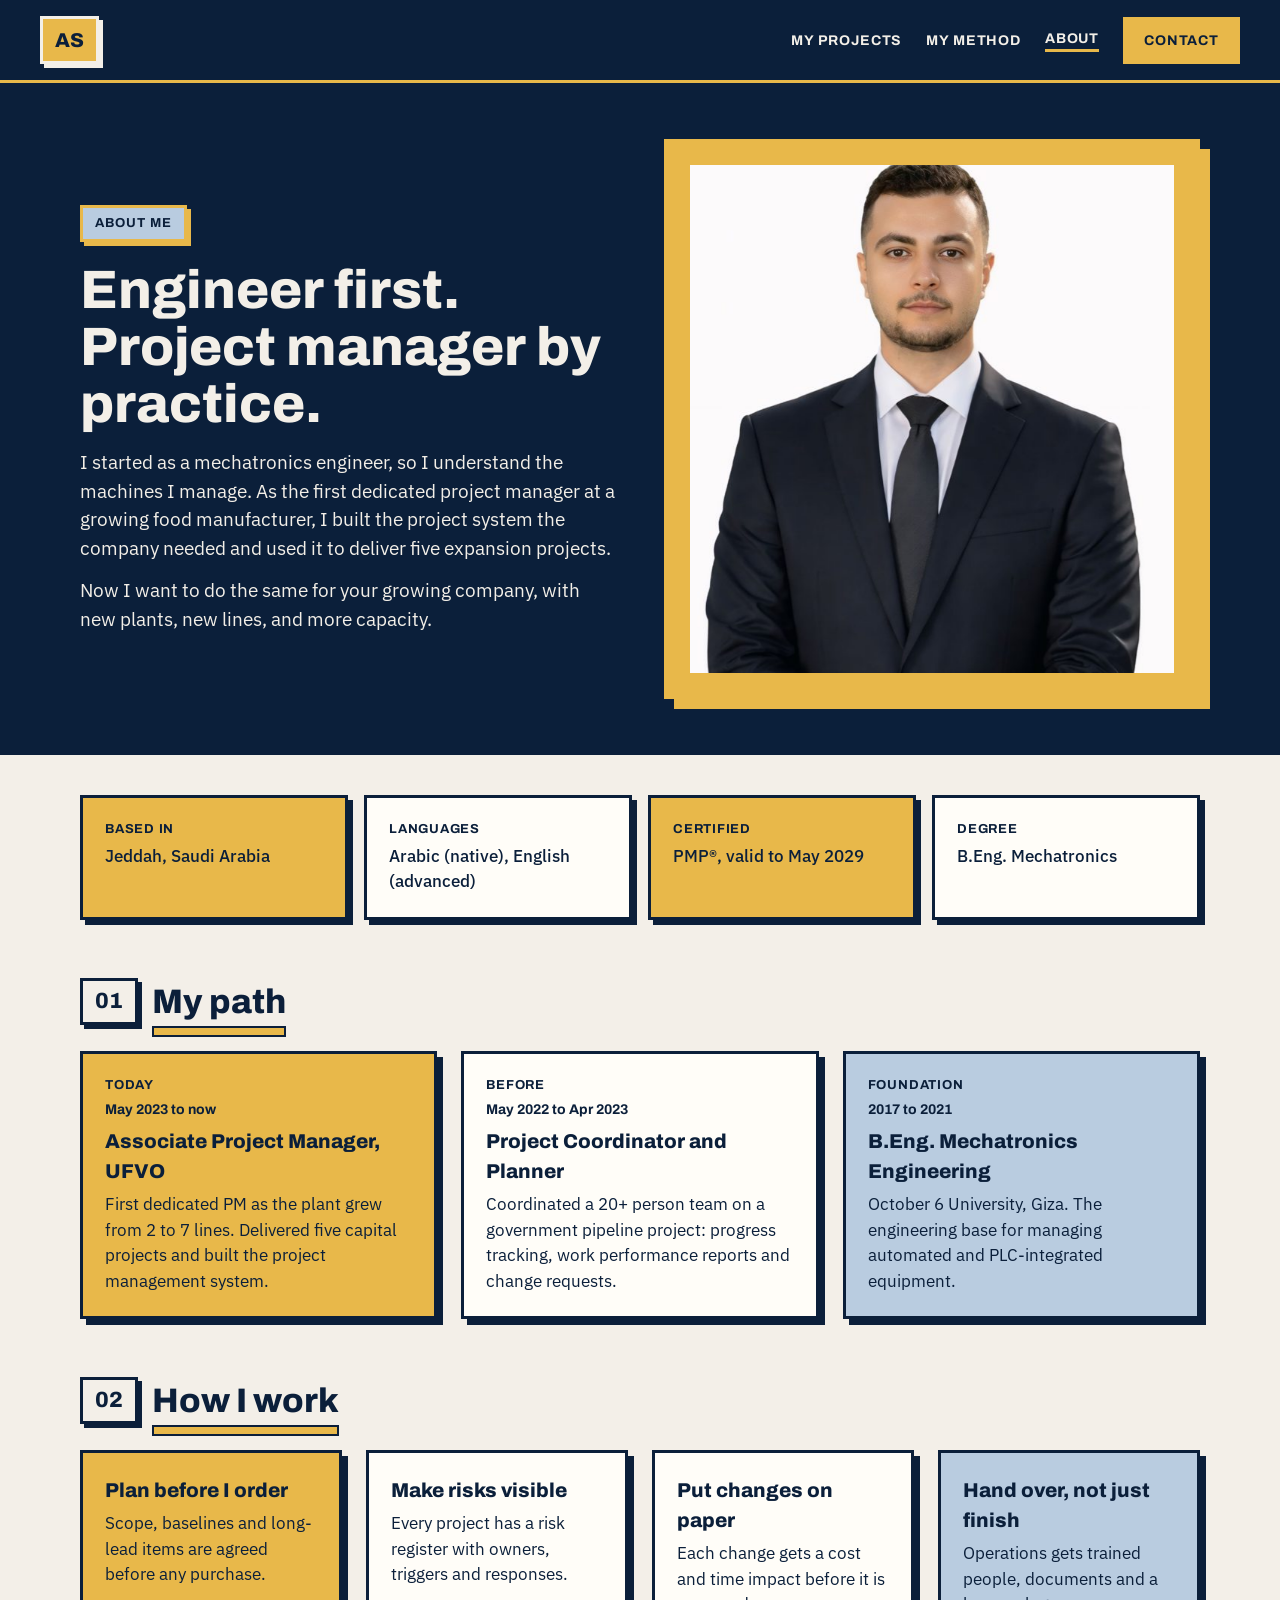
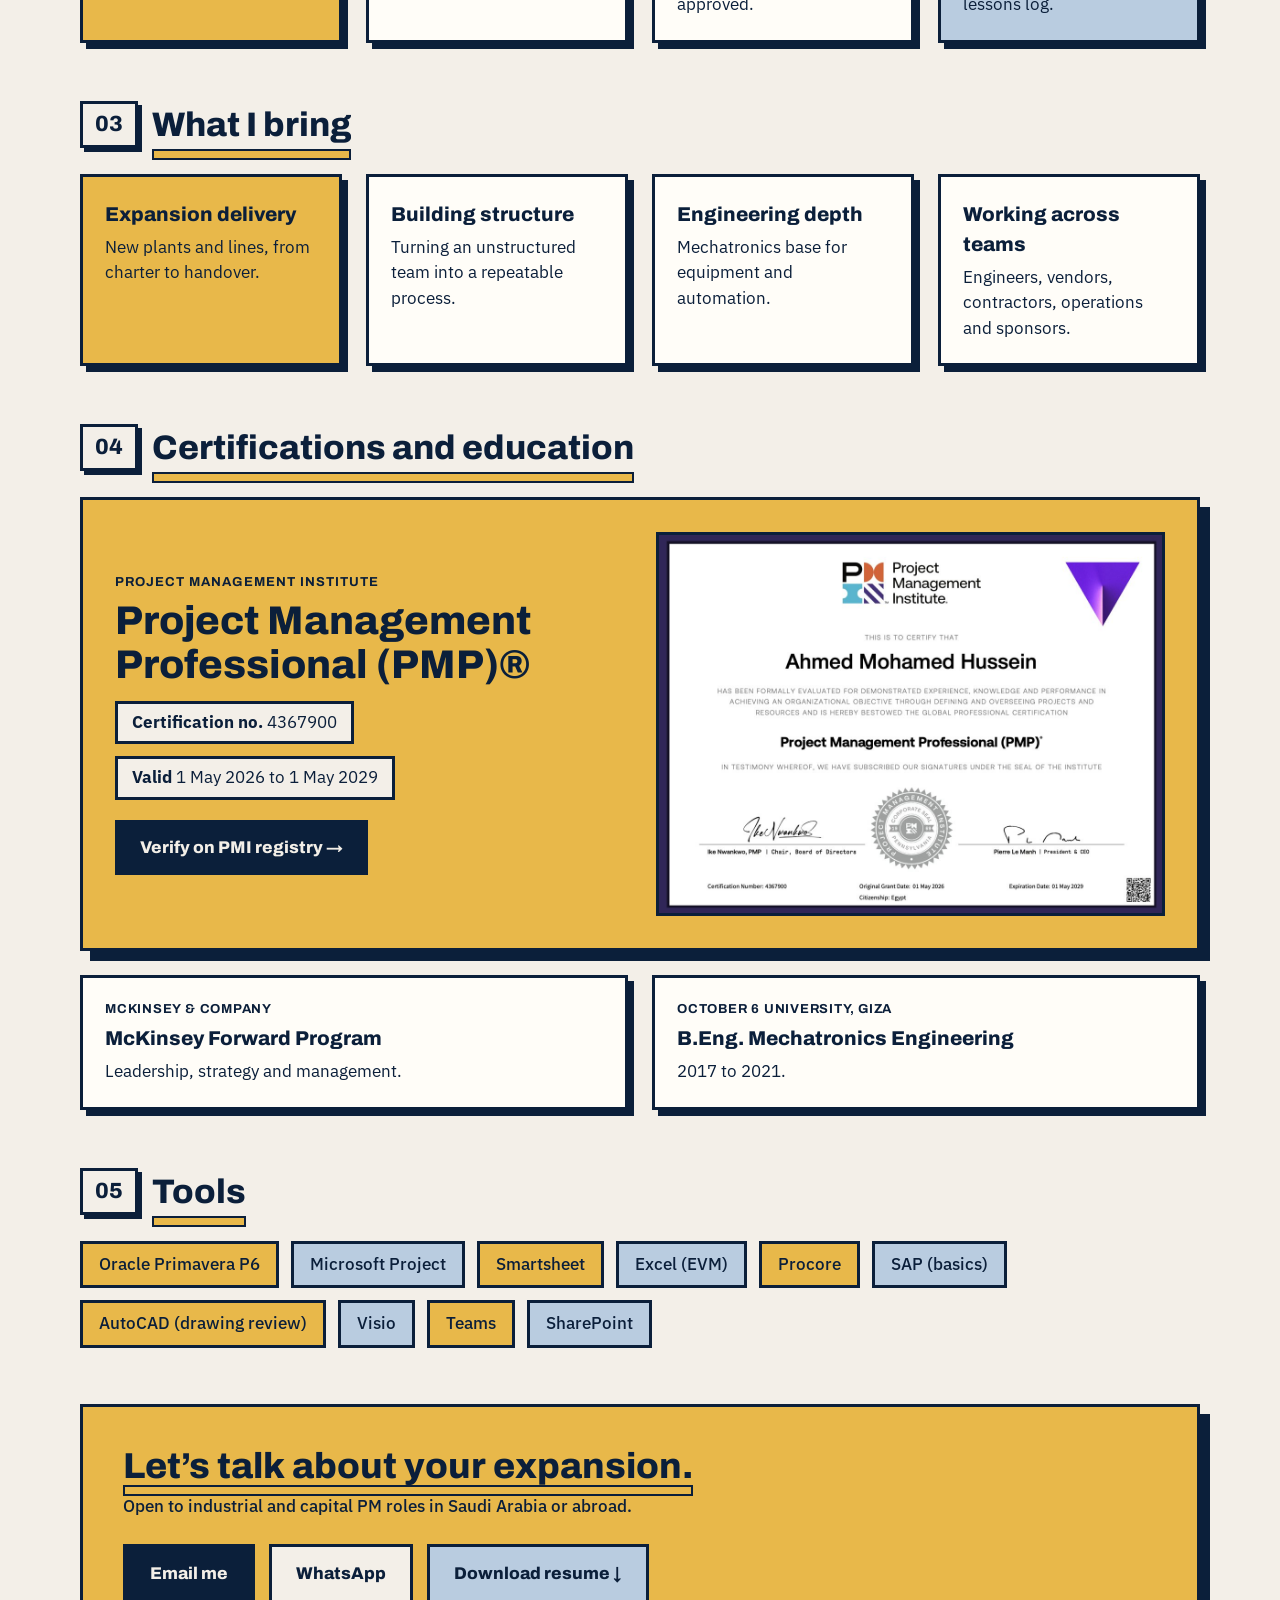
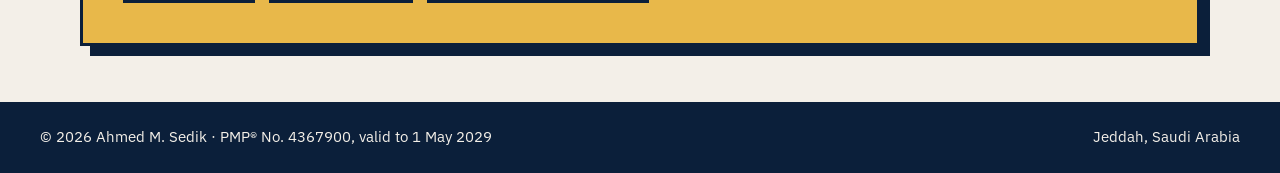
<file: about.html>
<!doctype html>
<html lang="en">
<head>
<meta charset="utf-8">
<meta name="viewport" content="width=device-width, initial-scale=1">
<title>About | Ahmed M. Sedik, PMP</title>
<meta name="description" content="About Ahmed M. Sedik: mechatronics engineer and PMP®-certified project manager.">
<meta property="og:title" content="About | Ahmed M. Sedik, PMP">
<meta property="og:description" content="About Ahmed M. Sedik: mechatronics engineer and PMP®-certified project manager.">
<meta property="og:type" content="website">
<meta name="theme-color" content="#0B1F3A">
<link rel="icon" href="data:image/svg+xml,%3Csvg xmlns='http://www.w3.org/2000/svg' viewBox='0 0 64 64'%3E%3Crect width='64' height='64' fill='%23E8B84A' stroke='%230B1F3A' stroke-width='6'/%3E%3Ctext x='32' y='43' text-anchor='middle' font-family='Arial Black,Arial' font-weight='900' font-size='28' fill='%230B1F3A'%3EAS%3C/text%3E%3C/svg%3E">
<link rel="preconnect" href="https://fonts.googleapis.com">
<link rel="preconnect" href="https://fonts.gstatic.com" crossorigin>
<link href="https://fonts.googleapis.com/css2?family=Archivo:wght@500;700;800&family=IBM+Plex+Sans:wght@400;500&display=swap" rel="stylesheet">
<link rel="stylesheet" href="assets/styles.css">
<link rel="stylesheet" href="assets/animations.css">
</head>
<body>
<div style="width:100%;box-sizing:border-box;background:#F3EFE8;;font-family:'IBM Plex Sans',sans-serif;font-size:17px;line-height:1.5;color:#0B1F3A">
<div style="display:flex;flex-wrap:wrap;gap:16px;align-items:center;justify-content:space-between;padding:16px clamp(16px,4vw,40px);background:#0B1F3A;color:#F3EFE8;border-bottom:3px solid #E8B84A"><a href="index.html" aria-label="Home" style="font-family:'Archivo',sans-serif;font-weight:800;font-size:20px;border:3px solid #F3EFE8;background:#E8B84A;padding:6px 12px;box-shadow:4px 4px 0 #F3EFE8;color:#0B1F3A">AS</a><div style="display:flex;flex-wrap:wrap;gap:24px;align-items:center;font-family:'Archivo',sans-serif;font-weight:700;font-size:14px;letter-spacing:.06em;text-transform:uppercase"><a href="index.html#work">My Projects</a><a href="playbook.html">My method</a><a href="about.html" style="border-bottom:3px solid #E8B84A">About</a><a href="index.html#contact" style="padding:10px 18px;border:3px solid #E8B84A;background:#E8B84A;color:#0B1F3A">Contact</a></div></div><div style="background:#0B1F3A;color:#F3EFE8"><div style="max-width:1200px;margin:0 auto;padding:56px clamp(16px,4vw,40px) 56px;display:grid;grid-template-columns:repeat(auto-fit,minmax(min(100%,320px),1fr));gap:48px;align-items:center"><div><div style="display:inline-block;font-family:'Archivo',sans-serif;font-weight:700;font-size:13px;letter-spacing:.08em;text-transform:uppercase;border:3px solid #E8B84A;background:#B9CCE0;padding:6px 12px;box-shadow:4px 4px 0 #E8B84A;color:#0B1F3A">About me</div><h1 style="font-family:'Archivo',sans-serif;font-weight:800;font-size:clamp(30px,8vw,54px);line-height:1.05;margin:20px 0 16px">Engineer first. Project manager by practice.</h1><p style="font-size:19px;max-width:560px;margin:0 0 14px">I started as a mechatronics engineer, so I understand the machines I manage. As the first dedicated project manager at a growing food manufacturer, I built the project system the company needed and used it to deliver five expansion projects.</p><p style="font-size:19px;max-width:560px;margin:0">Now I want to do the same for your growing company, with new plants, new lines, and more capacity.</p></div><div style="border:3px solid #E8B84A;background:#E8B84A;box-shadow:10px 10px 0 #E8B84A;min-height:380px;display:flex;align-items:flex-end;padding:20px;color:#0B1F3A"><div style="border:3px solid #E8B84A;background:#FFFDF8;box-shadow:10px 10px 0 #E8B84A;overflow:hidden;color:#0B1F3A"><img alt="Ahmed M. Sedik, PMP" src="assets/photo.jpg" style="width:100%;height:auto;display:block"></div></div></div></div>
<div style="max-width:1200px;margin:0 auto;padding:clamp(16px,4vw,40px) clamp(16px,4vw,40px) 0"><div style="display:grid;grid-template-columns:repeat(auto-fit,minmax(min(100%,220px),1fr));gap:16px"><div style="border:3px solid #0B1F3A;background:#E8B84A;box-shadow:5px 5px 0 #0B1F3A;padding:22px;color:#0B1F3A"><div style="font-family:'Archivo',sans-serif;font-weight:700;font-size:13px;letter-spacing:.06em;text-transform:uppercase;margin-bottom:4px">Based in</div><div style="font-weight:500">Jeddah, Saudi Arabia</div></div><div style="border:3px solid #0B1F3A;background:#FFFDF8;box-shadow:5px 5px 0 #0B1F3A;padding:22px;color:#0B1F3A"><div style="font-family:'Archivo',sans-serif;font-weight:700;font-size:13px;letter-spacing:.06em;text-transform:uppercase;margin-bottom:4px">Languages</div><div style="font-weight:500">Arabic (native), English (advanced)</div></div><div style="border:3px solid #0B1F3A;background:#E8B84A;box-shadow:5px 5px 0 #0B1F3A;padding:22px;color:#0B1F3A"><div style="font-family:'Archivo',sans-serif;font-weight:700;font-size:13px;letter-spacing:.06em;text-transform:uppercase;margin-bottom:4px">Certified</div><div style="font-weight:500">PMP®, valid to May 2029</div></div><div style="border:3px solid #0B1F3A;background:#FFFDF8;box-shadow:5px 5px 0 #0B1F3A;padding:22px;color:#0B1F3A"><div style="font-family:'Archivo',sans-serif;font-weight:700;font-size:13px;letter-spacing:.06em;text-transform:uppercase;margin-bottom:4px">Degree</div><div style="font-weight:500">B.Eng. Mechatronics</div></div></div></div><div style="max-width:1200px;margin:0 auto;padding:56px clamp(16px,4vw,40px) 0"><div style="display:flex;align-items:center;gap:14px;margin-bottom:24px"><div style="font-family:'Archivo',sans-serif;font-weight:800;font-size:22px;border:3px solid #0B1F3A;background:#F3EFE8;padding:4px 12px;box-shadow:4px 4px 0 #0B1F3A;color:#0B1F3A">01</div><h2 style="font-family:'Archivo',sans-serif;font-weight:800;font-size:34px;margin:0">My path</h2></div><div style="display:grid;grid-template-columns:repeat(auto-fit,minmax(min(100%,300px),1fr));gap:24px"><div style="border:3px solid #0B1F3A;background:#E8B84A;box-shadow:6px 6px 0 #0B1F3A;padding:22px;color:#0B1F3A"><div style="font-family:'Archivo',sans-serif;font-weight:700;font-size:13px;letter-spacing:.06em;text-transform:uppercase;margin-bottom:4px">Today</div><div style="font-family:'Archivo',sans-serif;font-weight:700;font-size:14px;margin-bottom:6px">May 2023 to now</div><div style="font-family:'Archivo',sans-serif;font-weight:800;font-size:20px;margin-bottom:6px">Associate Project Manager, UFVO</div><div>First dedicated PM as the plant grew from 2 to 7 lines. Delivered five capital projects and built the project management system.</div></div><div style="border:3px solid #0B1F3A;background:#FFFDF8;box-shadow:6px 6px 0 #0B1F3A;padding:22px;color:#0B1F3A"><div style="font-family:'Archivo',sans-serif;font-weight:700;font-size:13px;letter-spacing:.06em;text-transform:uppercase;margin-bottom:4px">Before</div><div style="font-family:'Archivo',sans-serif;font-weight:700;font-size:14px;margin-bottom:6px">May 2022 to Apr 2023</div><div style="font-family:'Archivo',sans-serif;font-weight:800;font-size:20px;margin-bottom:6px">Project Coordinator and Planner</div><div>Coordinated a 20+ person team on a government pipeline project: progress tracking, work performance reports and change requests.</div></div><div style="border:3px solid #0B1F3A;background:#B9CCE0;box-shadow:6px 6px 0 #0B1F3A;padding:22px;color:#0B1F3A"><div style="font-family:'Archivo',sans-serif;font-weight:700;font-size:13px;letter-spacing:.06em;text-transform:uppercase;margin-bottom:4px">Foundation</div><div style="font-family:'Archivo',sans-serif;font-weight:700;font-size:14px;margin-bottom:6px">2017 to 2021</div><div style="font-family:'Archivo',sans-serif;font-weight:800;font-size:20px;margin-bottom:6px">B.Eng. Mechatronics Engineering</div><div>October 6 University, Giza. The engineering base for managing automated and PLC-integrated equipment.</div></div></div></div><div style="max-width:1200px;margin:0 auto;padding:56px clamp(16px,4vw,40px) 0"><div style="display:flex;align-items:center;gap:14px;margin-bottom:24px"><div style="font-family:'Archivo',sans-serif;font-weight:800;font-size:22px;border:3px solid #0B1F3A;background:#F3EFE8;padding:4px 12px;box-shadow:4px 4px 0 #0B1F3A;color:#0B1F3A">02</div><h2 style="font-family:'Archivo',sans-serif;font-weight:800;font-size:34px;margin:0">How I work</h2></div><div style="display:grid;grid-template-columns:repeat(auto-fit,minmax(min(100%,240px),1fr));gap:24px"><div style="border:3px solid #0B1F3A;background:#E8B84A;box-shadow:6px 6px 0 #0B1F3A;padding:22px;color:#0B1F3A"><div style="font-family:'Archivo',sans-serif;font-weight:800;font-size:20px;margin-bottom:6px">Plan before I order</div><div>Scope, baselines and long-lead items are agreed before any purchase.</div></div><div style="border:3px solid #0B1F3A;background:#FFFDF8;box-shadow:6px 6px 0 #0B1F3A;padding:22px;color:#0B1F3A"><div style="font-family:'Archivo',sans-serif;font-weight:800;font-size:20px;margin-bottom:6px">Make risks visible</div><div>Every project has a risk register with owners, triggers and responses.</div></div><div style="border:3px solid #0B1F3A;background:#FFFDF8;box-shadow:6px 6px 0 #0B1F3A;padding:22px;color:#0B1F3A"><div style="font-family:'Archivo',sans-serif;font-weight:800;font-size:20px;margin-bottom:6px">Put changes on paper</div><div>Each change gets a cost and time impact before it is approved.</div></div><div style="border:3px solid #0B1F3A;background:#B9CCE0;box-shadow:6px 6px 0 #0B1F3A;padding:22px;color:#0B1F3A"><div style="font-family:'Archivo',sans-serif;font-weight:800;font-size:20px;margin-bottom:6px">Hand over, not just finish</div><div>Operations gets trained people, documents and a lessons log.</div></div></div></div><div style="max-width:1200px;margin:0 auto;padding:56px clamp(16px,4vw,40px) 0"><div style="display:flex;align-items:center;gap:14px;margin-bottom:24px"><div style="font-family:'Archivo',sans-serif;font-weight:800;font-size:22px;border:3px solid #0B1F3A;background:#F3EFE8;padding:4px 12px;box-shadow:4px 4px 0 #0B1F3A;color:#0B1F3A">03</div><h2 style="font-family:'Archivo',sans-serif;font-weight:800;font-size:34px;margin:0">What I bring</h2></div><div style="display:grid;grid-template-columns:repeat(auto-fit,minmax(min(100%,240px),1fr));gap:24px"><div style="border:3px solid #0B1F3A;background:#E8B84A;box-shadow:6px 6px 0 #0B1F3A;padding:22px;color:#0B1F3A"><div style="font-family:'Archivo',sans-serif;font-weight:800;font-size:20px;margin-bottom:6px">Expansion delivery</div><div>New plants and lines, from charter to handover.</div></div><div style="border:3px solid #0B1F3A;background:#FFFDF8;box-shadow:6px 6px 0 #0B1F3A;padding:22px;color:#0B1F3A"><div style="font-family:'Archivo',sans-serif;font-weight:800;font-size:20px;margin-bottom:6px">Building structure</div><div>Turning an unstructured team into a repeatable process.</div></div><div style="border:3px solid #0B1F3A;background:#FFFDF8;box-shadow:6px 6px 0 #0B1F3A;padding:22px;color:#0B1F3A"><div style="font-family:'Archivo',sans-serif;font-weight:800;font-size:20px;margin-bottom:6px">Engineering depth</div><div>Mechatronics base for equipment and automation.</div></div><div style="border:3px solid #0B1F3A;background:#FFFDF8;box-shadow:6px 6px 0 #0B1F3A;padding:22px;color:#0B1F3A"><div style="font-family:'Archivo',sans-serif;font-weight:800;font-size:20px;margin-bottom:6px">Working across teams</div><div>Engineers, vendors, contractors, operations and sponsors.</div></div></div></div><div style="max-width:1200px;margin:0 auto;padding:56px clamp(16px,4vw,40px) 0"><div style="display:flex;align-items:center;gap:14px;margin-bottom:24px"><div style="font-family:'Archivo',sans-serif;font-weight:800;font-size:22px;border:3px solid #0B1F3A;background:#F3EFE8;padding:4px 12px;box-shadow:4px 4px 0 #0B1F3A;color:#0B1F3A">04</div><h2 style="font-family:'Archivo',sans-serif;font-weight:800;font-size:34px;margin:0">Certifications and education</h2></div><div style="border:3px solid #0B1F3A;background:#E8B84A;box-shadow:10px 10px 0 #0B1F3A;padding:32px;display:grid;grid-template-columns:repeat(auto-fit,minmax(min(100%,300px),1fr));gap:32px;align-items:center;color:#0B1F3A"><div><div style="font-family:'Archivo',sans-serif;font-weight:700;font-size:13px;letter-spacing:.08em;text-transform:uppercase">Project Management Institute</div><div style="font-family:'Archivo',sans-serif;font-weight:800;font-size:40px;line-height:1.1;margin:6px 0 14px">Project Management Professional (PMP)®</div><div style="display:flex;flex-wrap:wrap;gap:12px;margin-bottom:20px"><span style="border:3px solid #0B1F3A;background:#F3EFE8;padding:6px 14px;color:#0B1F3A"><b>Certification no.</b> 4367900</span><span style="border:3px solid #0B1F3A;background:#F3EFE8;padding:6px 14px;color:#0B1F3A"><b>Valid</b> 1 May 2026 to 1 May 2029</span></div><a href="https://www.pmi.org/certifications/certification-resources/registry" style="font-family:'Archivo',sans-serif;font-weight:800;border:3px solid #0B1F3A;background:#0B1F3A;;padding:12px 22px;display:inline-block;color:#F3EFE8">Verify on PMI registry →</a></div><a href="https://www.pmi.org/certifications/certification-resources/registry" style="display:block;border:3px solid #0B1F3A;background:#FFFDF8;overflow:hidden;color:#0B1F3A"><img alt="PMP certificate issued to Ahmed Mohamed Hussein" src="assets/pmp-certificate.jpg" style="width:100%;height:auto;display:block"></a></div><div style="height:24px"></div><div style="display:grid;grid-template-columns:repeat(auto-fit,minmax(min(100%,260px),1fr));gap:24px"><div style="border:3px solid #0B1F3A;background:#FFFDF8;box-shadow:6px 6px 0 #0B1F3A;padding:22px;color:#0B1F3A"><div style="font-family:'Archivo',sans-serif;font-weight:700;font-size:13px;letter-spacing:.06em;text-transform:uppercase;margin-bottom:4px">McKinsey &amp; Company</div><div style="font-family:'Archivo',sans-serif;font-weight:800;font-size:20px;margin-bottom:6px">McKinsey Forward Program</div><div>Leadership, strategy and management.</div></div><div style="border:3px solid #0B1F3A;background:#FFFDF8;box-shadow:6px 6px 0 #0B1F3A;padding:22px;color:#0B1F3A"><div style="font-family:'Archivo',sans-serif;font-weight:700;font-size:13px;letter-spacing:.06em;text-transform:uppercase;margin-bottom:4px">October 6 University, Giza</div><div style="font-family:'Archivo',sans-serif;font-weight:800;font-size:20px;margin-bottom:6px">B.Eng. Mechatronics Engineering</div><div>2017 to 2021.</div></div></div></div><div style="max-width:1200px;margin:0 auto;padding:56px clamp(16px,4vw,40px) 0"><div style="display:flex;align-items:center;gap:14px;margin-bottom:24px"><div style="font-family:'Archivo',sans-serif;font-weight:800;font-size:22px;border:3px solid #0B1F3A;background:#F3EFE8;padding:4px 12px;box-shadow:4px 4px 0 #0B1F3A;color:#0B1F3A">05</div><h2 style="font-family:'Archivo',sans-serif;font-weight:800;font-size:34px;margin:0">Tools</h2></div><div style="display:flex;flex-wrap:wrap;gap:12px"><span style="border:3px solid #0B1F3A;padding:8px 16px;background:#E8B84A;font-weight:500;color:#0B1F3A">Oracle Primavera P6</span><span style="border:3px solid #0B1F3A;padding:8px 16px;background:#B9CCE0;font-weight:500;color:#0B1F3A">Microsoft Project</span><span style="border:3px solid #0B1F3A;padding:8px 16px;background:#E8B84A;font-weight:500;color:#0B1F3A">Smartsheet</span><span style="border:3px solid #0B1F3A;padding:8px 16px;background:#B9CCE0;font-weight:500;color:#0B1F3A">Excel (EVM)</span><span style="border:3px solid #0B1F3A;padding:8px 16px;background:#E8B84A;font-weight:500;color:#0B1F3A">Procore</span><span style="border:3px solid #0B1F3A;padding:8px 16px;background:#B9CCE0;font-weight:500;color:#0B1F3A">SAP (basics)</span><span style="border:3px solid #0B1F3A;padding:8px 16px;background:#E8B84A;font-weight:500;color:#0B1F3A">AutoCAD (drawing review)</span><span style="border:3px solid #0B1F3A;padding:8px 16px;background:#B9CCE0;font-weight:500;color:#0B1F3A">Visio</span><span style="border:3px solid #0B1F3A;padding:8px 16px;background:#E8B84A;font-weight:500;color:#0B1F3A">Teams</span><span style="border:3px solid #0B1F3A;padding:8px 16px;background:#B9CCE0;font-weight:500;color:#0B1F3A">SharePoint</span></div></div><div style="margin:56px auto 0;max-width:1200px;padding:0 clamp(16px,4vw,40px) 56px"><div style="border:3px solid #0B1F3A;background:#E8B84A;box-shadow:10px 10px 0 #0B1F3A;padding:clamp(16px,4vw,40px);display:flex;flex-wrap:wrap;gap:24px;align-items:center;justify-content:space-between;color:#0B1F3A"><div><h2 style="font-family:'Archivo',sans-serif;font-weight:800;font-size:36px;line-height:1.1;margin:0 0 8px">Let’s talk about your expansion.</h2><div style="font-weight:500">Open to industrial and capital PM roles in Saudi Arabia or abroad.</div></div><div style="display:flex;flex-wrap:wrap;gap:14px"><a href="mailto:craftedbyahmad@gmail.com" style="font-family:'Archivo',sans-serif;font-weight:800;border:3px solid #0B1F3A;background:#0B1F3A;;padding:14px 24px;color:#F3EFE8">Email me</a><a href="https://wa.me/966565140371" style="font-family:'Archivo',sans-serif;font-weight:800;border:3px solid #0B1F3A;background:#F3EFE8;padding:14px 24px;color:#0B1F3A">WhatsApp</a><a href="assets/Ahmed_Sedik_Resume.pdf" download style="font-family:'Archivo',sans-serif;font-weight:800;border:3px solid #0B1F3A;background:#B9CCE0;padding:14px 24px;color:#0B1F3A">Download resume ↓</a></div></div></div><div style="background:#0B1F3A;;padding:24px clamp(16px,4vw,40px);display:flex;flex-wrap:wrap;gap:12px;justify-content:space-between;font-size:15px;color:#F3EFE8"><span>© 2026 Ahmed M. Sedik · PMP® No. 4367900, valid to 1 May 2029</span><span>Jeddah, Saudi Arabia</span></div>
</div>
<script src="assets/animations.js" defer></script>
</body>
</html>
</file>
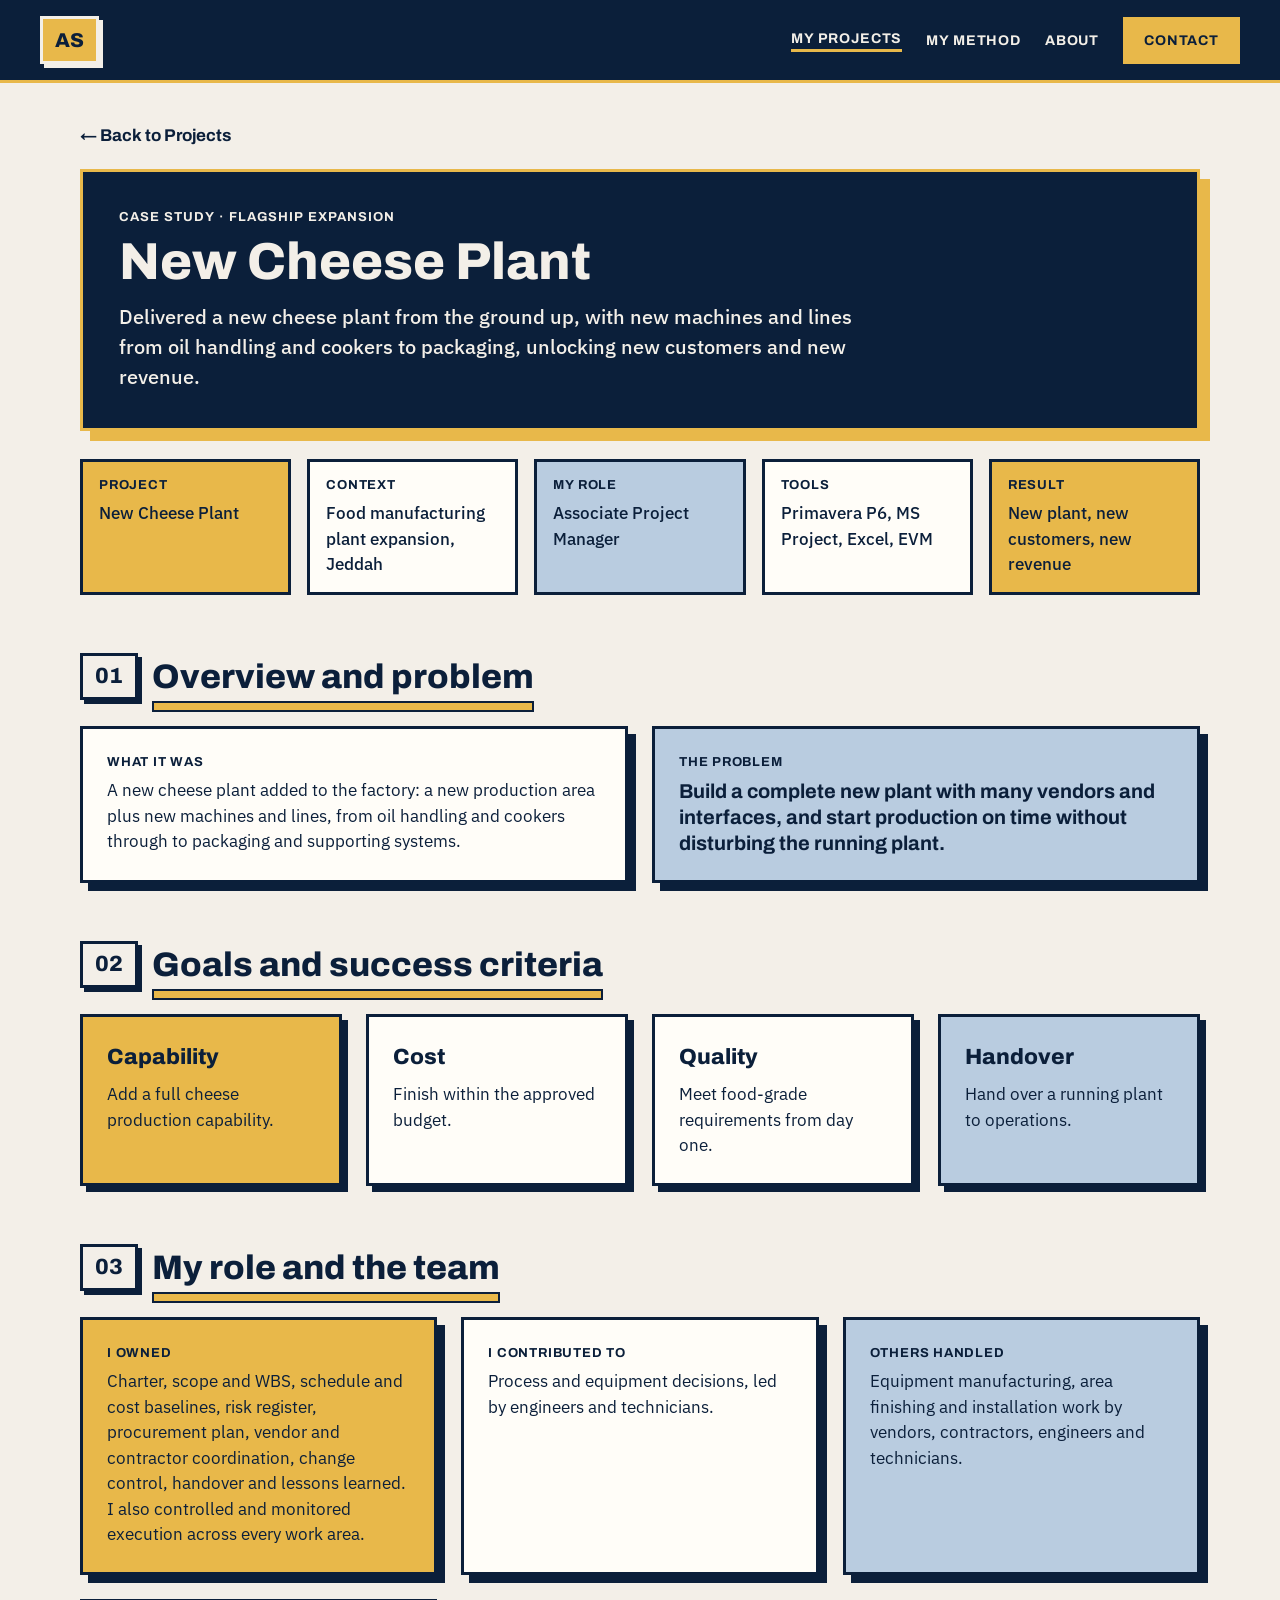
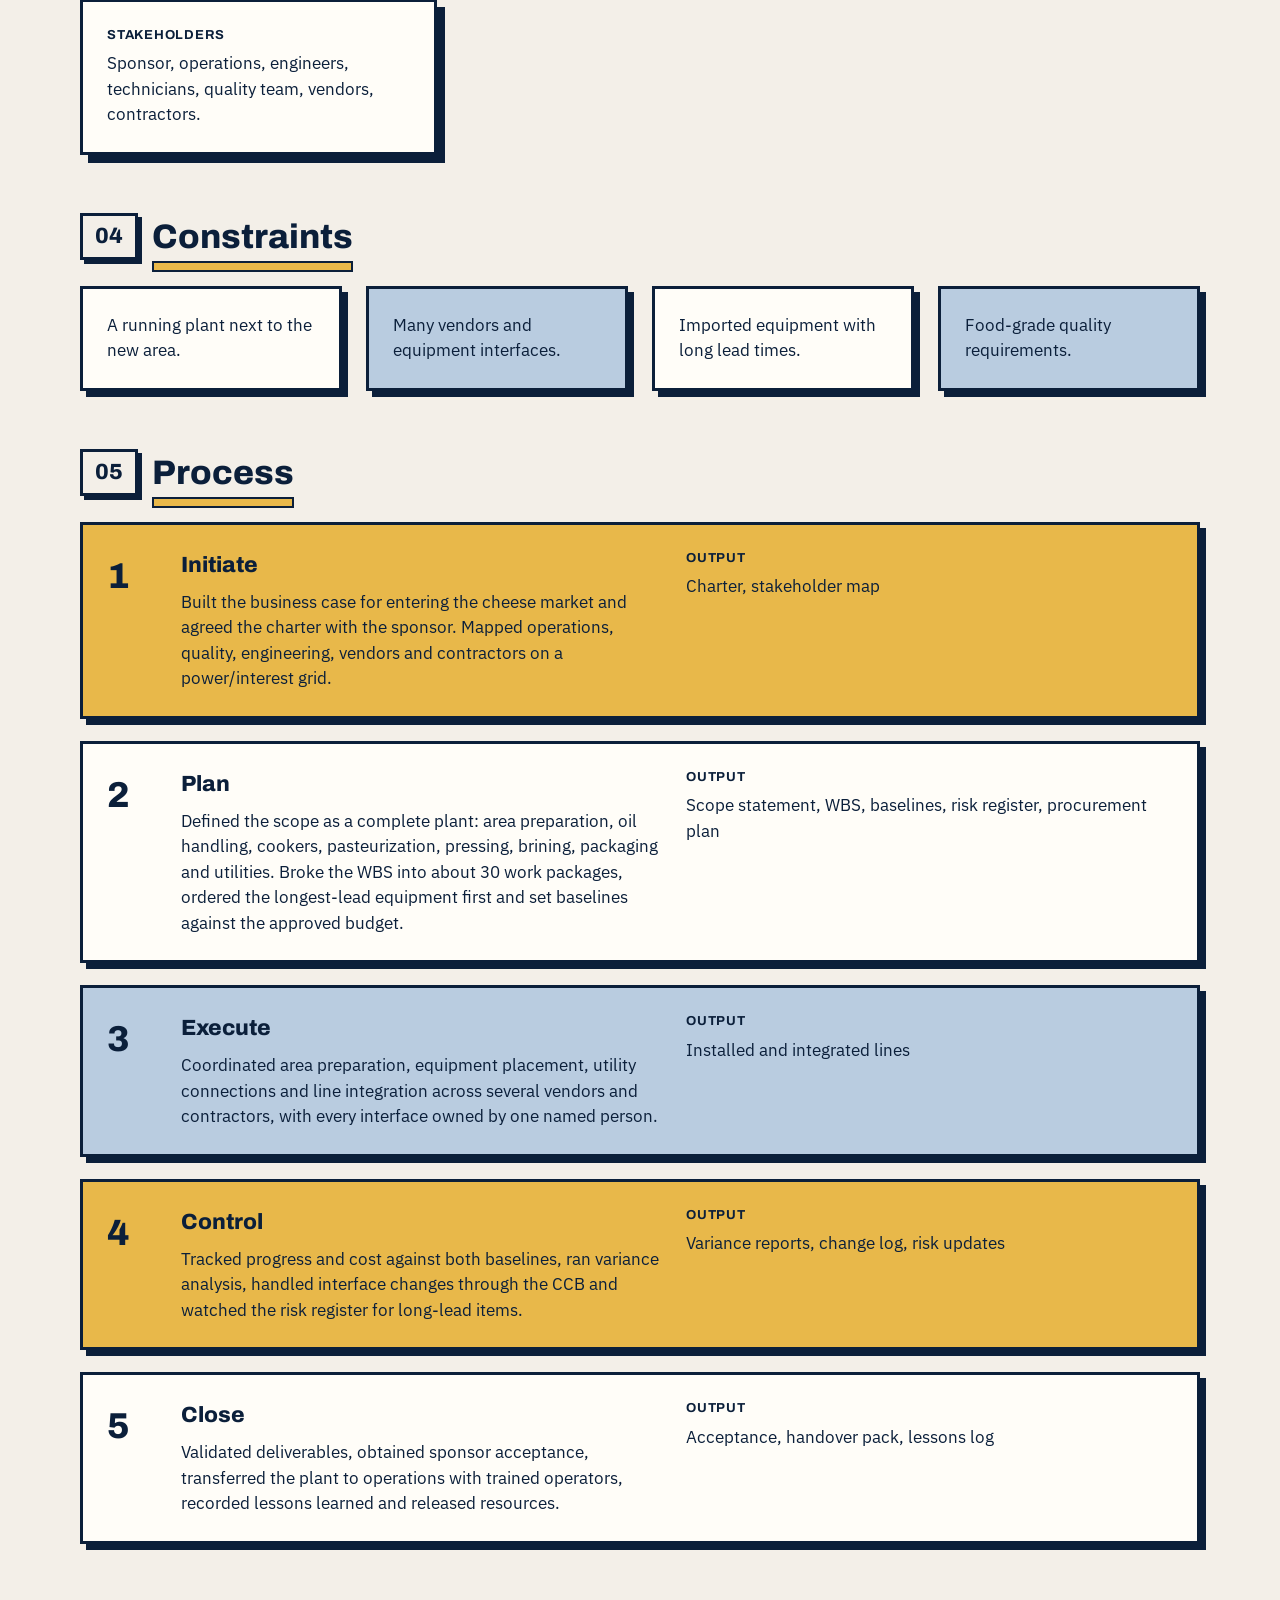
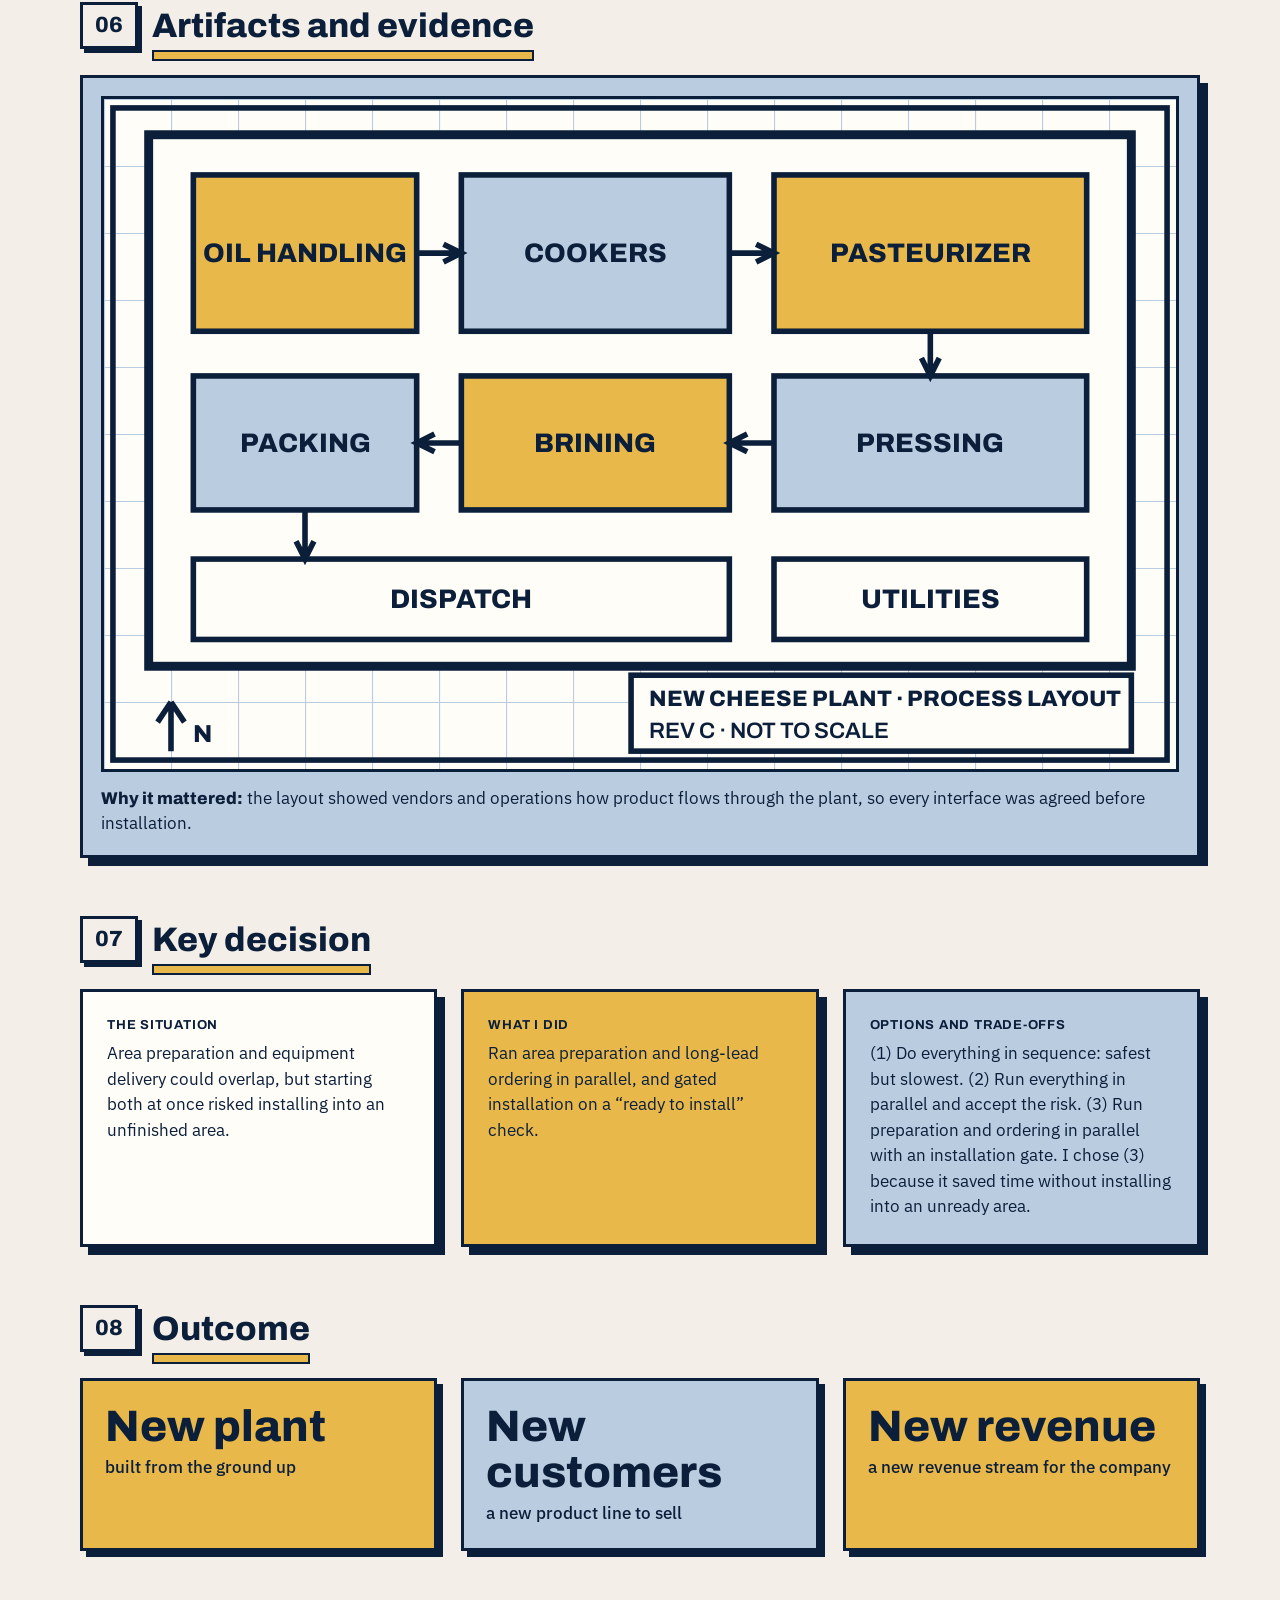
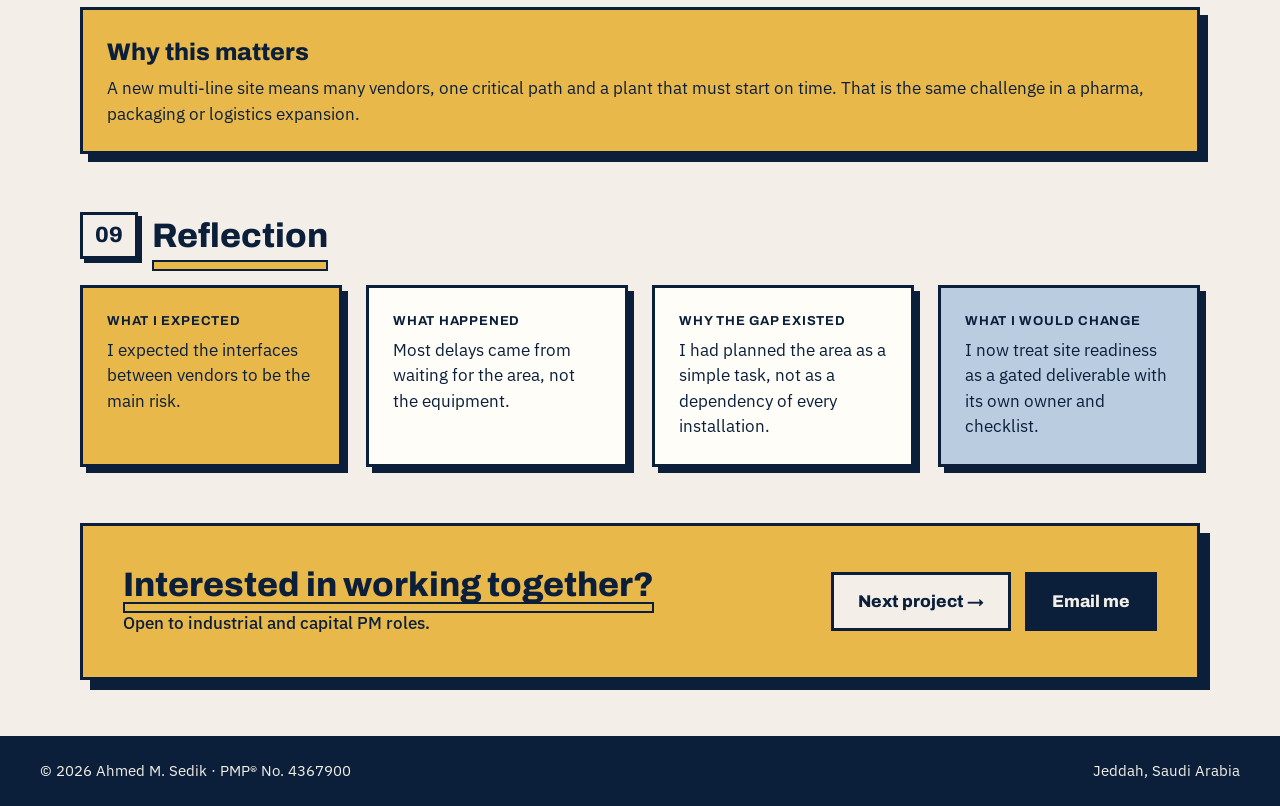
<file: cheese.html>
<!doctype html>
<html lang="en">
<head>
<meta charset="utf-8">
<meta name="viewport" content="width=device-width, initial-scale=1">
<title>New Cheese Plant | Case study</title>
<meta name="description" content="New Cheese Plant | Case study case study by Ahmed M. Sedik, PMP®.">
<meta property="og:title" content="New Cheese Plant | Case study">
<meta property="og:description" content="New Cheese Plant | Case study case study by Ahmed M. Sedik, PMP®.">
<meta property="og:type" content="website">
<meta name="theme-color" content="#0B1F3A">
<link rel="icon" href="data:image/svg+xml,%3Csvg xmlns='http://www.w3.org/2000/svg' viewBox='0 0 64 64'%3E%3Crect width='64' height='64' fill='%23E8B84A' stroke='%230B1F3A' stroke-width='6'/%3E%3Ctext x='32' y='43' text-anchor='middle' font-family='Arial Black,Arial' font-weight='900' font-size='28' fill='%230B1F3A'%3EAS%3C/text%3E%3C/svg%3E">
<link rel="preconnect" href="https://fonts.googleapis.com">
<link rel="preconnect" href="https://fonts.gstatic.com" crossorigin>
<link href="https://fonts.googleapis.com/css2?family=Archivo:wght@500;700;800&family=IBM+Plex+Sans:wght@400;500&display=swap" rel="stylesheet">
<link rel="stylesheet" href="assets/styles.css">
<link rel="stylesheet" href="assets/animations.css">
</head>
<body>
<div style="width:100%;box-sizing:border-box;background:#F3EFE8;;font-family:'IBM Plex Sans',sans-serif;font-size:17px;line-height:1.5;color:#0B1F3A">
<div style="display:flex;flex-wrap:wrap;gap:16px;align-items:center;justify-content:space-between;padding:16px clamp(16px,4vw,40px);background:#0B1F3A;color:#F3EFE8;border-bottom:3px solid #E8B84A"><a href="index.html" aria-label="Home" style="font-family:'Archivo',sans-serif;font-weight:800;font-size:20px;border:3px solid #F3EFE8;background:#E8B84A;padding:6px 12px;box-shadow:4px 4px 0 #F3EFE8;color:#0B1F3A">AS</a><div style="display:flex;flex-wrap:wrap;gap:24px;align-items:center;font-family:'Archivo',sans-serif;font-weight:700;font-size:14px;letter-spacing:.06em;text-transform:uppercase"><a href="index.html#work" style="border-bottom:3px solid #E8B84A">My Projects</a><a href="playbook.html">My method</a><a href="about.html">About</a><a href="index.html#contact" style="padding:10px 18px;border:3px solid #E8B84A;background:#E8B84A;color:#0B1F3A">Contact</a></div></div><div style="max-width:1200px;margin:0 auto;padding:clamp(16px,4vw,40px) clamp(16px,4vw,40px) 0"><a href="index.html#work" style="font-family:'Archivo',sans-serif;font-weight:700">← Back to Projects</a><div style="border:3px solid #E8B84A;background:#0B1F3A;box-shadow:10px 10px 0 #E8B84A;color:#F3EFE8;padding:36px;margin:20px 0 28px"><div style="font-family:'Archivo',sans-serif;font-weight:700;font-size:13px;letter-spacing:.08em;text-transform:uppercase">Case study · Flagship expansion</div><h1 style="font-family:'Archivo',sans-serif;font-weight:800;font-size:clamp(30px,8vw,52px);line-height:1.05;margin:8px 0 12px">New Cheese Plant</h1><div style="max-width:760px;font-size:20px;font-weight:500">Delivered a new cheese plant from the ground up, with new machines and lines from oil handling and cookers to packaging, unlocking new customers and new revenue.</div></div><div style="display:grid;grid-template-columns:repeat(auto-fit,minmax(min(100%,200px),1fr));gap:16px"><div style="border:3px solid #0B1F3A;background:#E8B84A;padding:14px 16px;color:#0B1F3A"><div style="font-family:'Archivo',sans-serif;font-weight:700;font-size:13px;letter-spacing:.06em;text-transform:uppercase;margin-bottom:6px">Project</div><div style="font-weight:500">New Cheese Plant</div></div><div style="border:3px solid #0B1F3A;background:#FFFDF8;padding:14px 16px;color:#0B1F3A"><div style="font-family:'Archivo',sans-serif;font-weight:700;font-size:13px;letter-spacing:.06em;text-transform:uppercase;margin-bottom:6px">Context</div><div style="font-weight:500">Food manufacturing plant expansion, Jeddah</div></div><div style="border:3px solid #0B1F3A;background:#B9CCE0;padding:14px 16px;color:#0B1F3A"><div style="font-family:'Archivo',sans-serif;font-weight:700;font-size:13px;letter-spacing:.06em;text-transform:uppercase;margin-bottom:6px">My role</div><div style="font-weight:500">Associate Project Manager</div></div><div style="border:3px solid #0B1F3A;background:#FFFDF8;padding:14px 16px;color:#0B1F3A"><div style="font-family:'Archivo',sans-serif;font-weight:700;font-size:13px;letter-spacing:.06em;text-transform:uppercase;margin-bottom:6px">Tools</div><div style="font-weight:500">Primavera P6, MS Project, Excel, EVM</div></div><div style="border:3px solid #0B1F3A;background:#E8B84A;padding:14px 16px;color:#0B1F3A"><div style="font-family:'Archivo',sans-serif;font-weight:700;font-size:13px;letter-spacing:.06em;text-transform:uppercase;margin-bottom:6px">Result</div><div style="font-weight:500">New plant, new customers, new revenue</div></div></div></div><div style="max-width:1200px;margin:0 auto;padding:56px clamp(16px,4vw,40px) 0"><div style="display:flex;align-items:center;gap:14px;margin-bottom:24px"><div style="font-family:'Archivo',sans-serif;font-weight:800;font-size:22px;border:3px solid #0B1F3A;background:#F3EFE8;padding:4px 12px;box-shadow:4px 4px 0 #0B1F3A;color:#0B1F3A">01</div><h2 style="font-family:'Archivo',sans-serif;font-weight:800;font-size:34px;margin:0">Overview and problem</h2></div><div style="display:grid;grid-template-columns:repeat(auto-fit,minmax(min(100%,340px),1fr));gap:24px"><div style="border:3px solid #0B1F3A;background:#FFFDF8;box-shadow:8px 8px 0 #0B1F3A;padding:24px;color:#0B1F3A"><div style="font-family:'Archivo',sans-serif;font-weight:700;font-size:13px;letter-spacing:.06em;text-transform:uppercase;margin-bottom:6px">What it was</div><div>A new cheese plant added to the factory: a new production area plus new machines and lines, from oil handling and cookers through to packaging and supporting systems.</div></div><div style="border:3px solid #0B1F3A;background:#B9CCE0;box-shadow:8px 8px 0 #0B1F3A;padding:24px;color:#0B1F3A"><div style="font-family:'Archivo',sans-serif;font-weight:700;font-size:13px;letter-spacing:.06em;text-transform:uppercase;margin-bottom:6px">The problem</div><div style="font-family:'Archivo',sans-serif;font-weight:700;font-size:20px;line-height:1.3">Build a complete new plant with many vendors and interfaces, and start production on time without disturbing the running plant.</div></div></div></div><div style="max-width:1200px;margin:0 auto;padding:56px clamp(16px,4vw,40px) 0"><div style="display:flex;align-items:center;gap:14px;margin-bottom:24px"><div style="font-family:'Archivo',sans-serif;font-weight:800;font-size:22px;border:3px solid #0B1F3A;background:#F3EFE8;padding:4px 12px;box-shadow:4px 4px 0 #0B1F3A;color:#0B1F3A">02</div><h2 style="font-family:'Archivo',sans-serif;font-weight:800;font-size:34px;margin:0">Goals and success criteria</h2></div><div style="display:grid;grid-template-columns:repeat(auto-fit,minmax(min(100%,240px),1fr));gap:24px"><div style="border:3px solid #0B1F3A;background:#E8B84A;box-shadow:6px 6px 0 #0B1F3A;padding:24px;color:#0B1F3A"><div style="font-family:'Archivo',sans-serif;font-weight:800;font-size:22px;margin-bottom:8px">Capability</div><div>Add a full cheese production capability.</div></div><div style="border:3px solid #0B1F3A;background:#FFFDF8;box-shadow:6px 6px 0 #0B1F3A;padding:24px;color:#0B1F3A"><div style="font-family:'Archivo',sans-serif;font-weight:800;font-size:22px;margin-bottom:8px">Cost</div><div>Finish within the approved budget.</div></div><div style="border:3px solid #0B1F3A;background:#FFFDF8;box-shadow:6px 6px 0 #0B1F3A;padding:24px;color:#0B1F3A"><div style="font-family:'Archivo',sans-serif;font-weight:800;font-size:22px;margin-bottom:8px">Quality</div><div>Meet food-grade requirements from day one.</div></div><div style="border:3px solid #0B1F3A;background:#B9CCE0;box-shadow:6px 6px 0 #0B1F3A;padding:24px;color:#0B1F3A"><div style="font-family:'Archivo',sans-serif;font-weight:800;font-size:22px;margin-bottom:8px">Handover</div><div>Hand over a running plant to operations.</div></div></div></div><div style="max-width:1200px;margin:0 auto;padding:56px clamp(16px,4vw,40px) 0"><div style="display:flex;align-items:center;gap:14px;margin-bottom:24px"><div style="font-family:'Archivo',sans-serif;font-weight:800;font-size:22px;border:3px solid #0B1F3A;background:#F3EFE8;padding:4px 12px;box-shadow:4px 4px 0 #0B1F3A;color:#0B1F3A">03</div><h2 style="font-family:'Archivo',sans-serif;font-weight:800;font-size:34px;margin:0">My role and the team</h2></div><div style="display:grid;grid-template-columns:repeat(auto-fit,minmax(min(100%,300px),1fr));gap:24px"><div style="border:3px solid #0B1F3A;background:#E8B84A;box-shadow:8px 8px 0 #0B1F3A;padding:24px;color:#0B1F3A"><div style="font-family:'Archivo',sans-serif;font-weight:700;font-size:13px;letter-spacing:.06em;text-transform:uppercase;margin-bottom:6px">I owned</div><div>Charter, scope and WBS, schedule and cost baselines, risk register, procurement plan, vendor and contractor coordination, change control, handover and lessons learned. I also controlled and monitored execution across every work area.</div></div><div style="border:3px solid #0B1F3A;background:#FFFDF8;box-shadow:8px 8px 0 #0B1F3A;padding:24px;color:#0B1F3A"><div style="font-family:'Archivo',sans-serif;font-weight:700;font-size:13px;letter-spacing:.06em;text-transform:uppercase;margin-bottom:6px">I contributed to</div><div>Process and equipment decisions, led by engineers and technicians.</div></div><div style="border:3px solid #0B1F3A;background:#B9CCE0;box-shadow:8px 8px 0 #0B1F3A;padding:24px;color:#0B1F3A"><div style="font-family:'Archivo',sans-serif;font-weight:700;font-size:13px;letter-spacing:.06em;text-transform:uppercase;margin-bottom:6px">Others handled</div><div>Equipment manufacturing, area finishing and installation work by vendors, contractors, engineers and technicians.</div></div><div style="border:3px solid #0B1F3A;background:#FFFDF8;box-shadow:8px 8px 0 #0B1F3A;padding:24px;color:#0B1F3A"><div style="font-family:'Archivo',sans-serif;font-weight:700;font-size:13px;letter-spacing:.06em;text-transform:uppercase;margin-bottom:6px">Stakeholders</div><div>Sponsor, operations, engineers, technicians, quality team, vendors, contractors.</div></div></div></div><div style="max-width:1200px;margin:0 auto;padding:56px clamp(16px,4vw,40px) 0"><div style="display:flex;align-items:center;gap:14px;margin-bottom:24px"><div style="font-family:'Archivo',sans-serif;font-weight:800;font-size:22px;border:3px solid #0B1F3A;background:#F3EFE8;padding:4px 12px;box-shadow:4px 4px 0 #0B1F3A;color:#0B1F3A">04</div><h2 style="font-family:'Archivo',sans-serif;font-weight:800;font-size:34px;margin:0">Constraints</h2></div><div style="display:grid;grid-template-columns:repeat(auto-fit,minmax(min(100%,260px),1fr));gap:24px"><div style="border:3px solid #0B1F3A;background:#FFFDF8;box-shadow:6px 6px 0 #0B1F3A;padding:24px;color:#0B1F3A"><div>A running plant next to the new area.</div></div><div style="border:3px solid #0B1F3A;background:#B9CCE0;box-shadow:6px 6px 0 #0B1F3A;padding:24px;color:#0B1F3A"><div>Many vendors and equipment interfaces.</div></div><div style="border:3px solid #0B1F3A;background:#FFFDF8;box-shadow:6px 6px 0 #0B1F3A;padding:24px;color:#0B1F3A"><div>Imported equipment with long lead times.</div></div><div style="border:3px solid #0B1F3A;background:#B9CCE0;box-shadow:6px 6px 0 #0B1F3A;padding:24px;color:#0B1F3A"><div>Food-grade quality requirements.</div></div></div></div><div style="max-width:1200px;margin:0 auto;padding:56px clamp(16px,4vw,40px) 0"><div style="display:flex;align-items:center;gap:14px;margin-bottom:24px"><div style="font-family:'Archivo',sans-serif;font-weight:800;font-size:22px;border:3px solid #0B1F3A;background:#F3EFE8;padding:4px 12px;box-shadow:4px 4px 0 #0B1F3A;color:#0B1F3A">05</div><h2 style="font-family:'Archivo',sans-serif;font-weight:800;font-size:34px;margin:0">Process</h2></div><div style="display:flex;flex-direction:column;gap:22px"><div style="border:3px solid #0B1F3A;background:#E8B84A;box-shadow:6px 6px 0 #0B1F3A;padding:24px;color:#0B1F3A"><div style="display:flex;flex-wrap:wrap;gap:18px;align-items:flex-start"><div style="font-family:'Archivo',sans-serif;font-weight:800;font-size:36px;min-width:56px">1</div><div style="flex:1;min-width:260px"><div style="font-family:'Archivo',sans-serif;font-weight:800;font-size:22px;margin-bottom:8px">Initiate</div><div>Built the business case for entering the cheese market and agreed the charter with the sponsor. Mapped operations, quality, engineering, vendors and contractors on a power/interest grid.</div></div><div style="flex:1;min-width:220px"><div style="font-family:'Archivo',sans-serif;font-weight:700;font-size:13px;letter-spacing:.06em;text-transform:uppercase;margin-bottom:6px">Output</div><div>Charter, stakeholder map</div></div></div></div><div style="border:3px solid #0B1F3A;background:#FFFDF8;box-shadow:6px 6px 0 #0B1F3A;padding:24px;color:#0B1F3A"><div style="display:flex;flex-wrap:wrap;gap:18px;align-items:flex-start"><div style="font-family:'Archivo',sans-serif;font-weight:800;font-size:36px;min-width:56px">2</div><div style="flex:1;min-width:260px"><div style="font-family:'Archivo',sans-serif;font-weight:800;font-size:22px;margin-bottom:8px">Plan</div><div>Defined the scope as a complete plant: area preparation, oil handling, cookers, pasteurization, pressing, brining, packaging and utilities. Broke the WBS into about 30 work packages, ordered the longest-lead equipment first and set baselines against the approved budget.</div></div><div style="flex:1;min-width:220px"><div style="font-family:'Archivo',sans-serif;font-weight:700;font-size:13px;letter-spacing:.06em;text-transform:uppercase;margin-bottom:6px">Output</div><div>Scope statement, WBS, baselines, risk register, procurement plan</div></div></div></div><div style="border:3px solid #0B1F3A;background:#B9CCE0;box-shadow:6px 6px 0 #0B1F3A;padding:24px;color:#0B1F3A"><div style="display:flex;flex-wrap:wrap;gap:18px;align-items:flex-start"><div style="font-family:'Archivo',sans-serif;font-weight:800;font-size:36px;min-width:56px">3</div><div style="flex:1;min-width:260px"><div style="font-family:'Archivo',sans-serif;font-weight:800;font-size:22px;margin-bottom:8px">Execute</div><div>Coordinated area preparation, equipment placement, utility connections and line integration across several vendors and contractors, with every interface owned by one named person.</div></div><div style="flex:1;min-width:220px"><div style="font-family:'Archivo',sans-serif;font-weight:700;font-size:13px;letter-spacing:.06em;text-transform:uppercase;margin-bottom:6px">Output</div><div>Installed and integrated lines</div></div></div></div><div style="border:3px solid #0B1F3A;background:#E8B84A;box-shadow:6px 6px 0 #0B1F3A;padding:24px;color:#0B1F3A"><div style="display:flex;flex-wrap:wrap;gap:18px;align-items:flex-start"><div style="font-family:'Archivo',sans-serif;font-weight:800;font-size:36px;min-width:56px">4</div><div style="flex:1;min-width:260px"><div style="font-family:'Archivo',sans-serif;font-weight:800;font-size:22px;margin-bottom:8px">Control</div><div>Tracked progress and cost against both baselines, ran variance analysis, handled interface changes through the CCB and watched the risk register for long-lead items.</div></div><div style="flex:1;min-width:220px"><div style="font-family:'Archivo',sans-serif;font-weight:700;font-size:13px;letter-spacing:.06em;text-transform:uppercase;margin-bottom:6px">Output</div><div>Variance reports, change log, risk updates</div></div></div></div><div style="border:3px solid #0B1F3A;background:#FFFDF8;box-shadow:6px 6px 0 #0B1F3A;padding:24px;color:#0B1F3A"><div style="display:flex;flex-wrap:wrap;gap:18px;align-items:flex-start"><div style="font-family:'Archivo',sans-serif;font-weight:800;font-size:36px;min-width:56px">5</div><div style="flex:1;min-width:260px"><div style="font-family:'Archivo',sans-serif;font-weight:800;font-size:22px;margin-bottom:8px">Close</div><div>Validated deliverables, obtained sponsor acceptance, transferred the plant to operations with trained operators, recorded lessons learned and released resources.</div></div><div style="flex:1;min-width:220px"><div style="font-family:'Archivo',sans-serif;font-weight:700;font-size:13px;letter-spacing:.06em;text-transform:uppercase;margin-bottom:6px">Output</div><div>Acceptance, handover pack, lessons log</div></div></div></div></div></div><div style="max-width:1200px;margin:0 auto;padding:56px clamp(16px,4vw,40px) 0"><div style="display:flex;align-items:center;gap:14px;margin-bottom:24px"><div style="font-family:'Archivo',sans-serif;font-weight:800;font-size:22px;border:3px solid #0B1F3A;background:#F3EFE8;padding:4px 12px;box-shadow:4px 4px 0 #0B1F3A;color:#0B1F3A">06</div><h2 style="font-family:'Archivo',sans-serif;font-weight:800;font-size:34px;margin:0">Artifacts and evidence</h2></div><div style="border:3px solid #0B1F3A;background:#B9CCE0;box-shadow:8px 8px 0 #0B1F3A;padding:18px;color:#0B1F3A"><div style="border:3px solid #0B1F3A;background:#FFFDF8;overflow:hidden;color:#0B1F3A"><svg viewBox="0 0 480 300" xmlns="http://www.w3.org/2000/svg" style="width:100%;height:auto;display:block" role="img" aria-label="Process layout drawing of the new cheese plant"><defs><pattern id="gr" width="30" height="30" patternUnits="userSpaceOnUse"><path d="M30 0H0V30" fill="none" stroke="#B9CCE0" stroke-width="1"></path></pattern></defs><rect width="480" height="300" fill="#FFFDF8"></rect><rect width="480" height="300" fill="url(#gr)"></rect><rect x="4" y="4" width="472" height="292" fill="none" stroke="#0B1F3A" stroke-width="2.5"></rect><rect x="20" y="16" width="440" height="238" fill="#FFFDF8" stroke="#0B1F3A" stroke-width="4"></rect><rect x="40" y="34" width="100" height="70" fill="#E8B84A" stroke="#0B1F3A" stroke-width="2.5"></rect><text x="90.0" y="73.0" text-anchor="middle" font-family="Archivo,sans-serif" font-weight="800" font-size="12" fill="#0B1F3A">OIL HANDLING</text><rect x="160" y="34" width="120" height="70" fill="#B9CCE0" stroke="#0B1F3A" stroke-width="2.5"></rect><text x="220.0" y="73.0" text-anchor="middle" font-family="Archivo,sans-serif" font-weight="800" font-size="12" fill="#0B1F3A">COOKERS</text><rect x="300" y="34" width="140" height="70" fill="#E8B84A" stroke="#0B1F3A" stroke-width="2.5"></rect><text x="370.0" y="73.0" text-anchor="middle" font-family="Archivo,sans-serif" font-weight="800" font-size="12" fill="#0B1F3A">PASTEURIZER</text><rect x="300" y="124" width="140" height="60" fill="#B9CCE0" stroke="#0B1F3A" stroke-width="2.5"></rect><text x="370.0" y="158.0" text-anchor="middle" font-family="Archivo,sans-serif" font-weight="800" font-size="12" fill="#0B1F3A">PRESSING</text><rect x="160" y="124" width="120" height="60" fill="#E8B84A" stroke="#0B1F3A" stroke-width="2.5"></rect><text x="220.0" y="158.0" text-anchor="middle" font-family="Archivo,sans-serif" font-weight="800" font-size="12" fill="#0B1F3A">BRINING</text><rect x="40" y="124" width="100" height="60" fill="#B9CCE0" stroke="#0B1F3A" stroke-width="2.5"></rect><text x="90.0" y="158.0" text-anchor="middle" font-family="Archivo,sans-serif" font-weight="800" font-size="12" fill="#0B1F3A">PACKING</text><rect x="40" y="206" width="240" height="36" fill="#FFFDF8" stroke="#0B1F3A" stroke-width="2.5"></rect><text x="160.0" y="228.0" text-anchor="middle" font-family="Archivo,sans-serif" font-weight="800" font-size="12" fill="#0B1F3A">DISPATCH</text><rect x="300" y="206" width="140" height="36" fill="#FFFDF8" stroke="#0B1F3A" stroke-width="2.5"></rect><text x="370.0" y="228.0" text-anchor="middle" font-family="Archivo,sans-serif" font-weight="800" font-size="12" fill="#0B1F3A">UTILITIES</text><path d="M140 69L160 69M152 65L160 69L152 73" fill="none" stroke="#0B1F3A" stroke-width="2.5"></path><path d="M280 69L300 69M292 65L300 69L292 73" fill="none" stroke="#0B1F3A" stroke-width="2.5"></path><path d="M370 104L370 124M374 116L370 124L366 116" fill="none" stroke="#0B1F3A" stroke-width="2.5"></path><path d="M300 154L280 154M288 158L280 154L288 150" fill="none" stroke="#0B1F3A" stroke-width="2.5"></path><path d="M160 154L140 154M148 158L140 154L148 150" fill="none" stroke="#0B1F3A" stroke-width="2.5"></path><path d="M90 184L90 206M94 198L90 206L86 198" fill="none" stroke="#0B1F3A" stroke-width="2.5"></path><rect x="236" y="258" width="224" height="34" fill="#FFFDF8" stroke="#0B1F3A" stroke-width="2.5"></rect><text x="244" y="272" text-anchor="start" font-family="Archivo,sans-serif" font-weight="800" font-size="10" fill="#0B1F3A">NEW CHEESE PLANT · PROCESS LAYOUT</text><text x="244" y="286" text-anchor="start" font-family="Archivo,sans-serif" font-weight="600" font-size="10" fill="#0B1F3A">REV C · NOT TO SCALE</text><path d="M30 292v-22M30 270l-6 9M30 270l6 9" fill="none" stroke="#0B1F3A" stroke-width="2.5"></path><text x="40" y="288" text-anchor="start" font-family="Archivo,sans-serif" font-weight="800" font-size="11" fill="#0B1F3A">N</text></svg></div><div style="margin-top:14px"><b style="font-family:'Archivo',sans-serif;font-weight:800">Why it mattered:</b> the layout showed vendors and operations how product flows through the plant, so every interface was agreed before installation.</div></div></div><div style="max-width:1200px;margin:0 auto;padding:56px clamp(16px,4vw,40px) 0"><div style="display:flex;align-items:center;gap:14px;margin-bottom:24px"><div style="font-family:'Archivo',sans-serif;font-weight:800;font-size:22px;border:3px solid #0B1F3A;background:#F3EFE8;padding:4px 12px;box-shadow:4px 4px 0 #0B1F3A;color:#0B1F3A">07</div><h2 style="font-family:'Archivo',sans-serif;font-weight:800;font-size:34px;margin:0">Key decision</h2></div><div style="display:grid;grid-template-columns:repeat(auto-fit,minmax(min(100%,320px),1fr));gap:24px"><div style="border:3px solid #0B1F3A;background:#FFFDF8;box-shadow:8px 8px 0 #0B1F3A;padding:24px;color:#0B1F3A"><div style="font-family:'Archivo',sans-serif;font-weight:700;font-size:13px;letter-spacing:.06em;text-transform:uppercase;margin-bottom:6px">The situation</div><div>Area preparation and equipment delivery could overlap, but starting both at once risked installing into an unfinished area.</div></div><div style="border:3px solid #0B1F3A;background:#E8B84A;box-shadow:8px 8px 0 #0B1F3A;padding:24px;color:#0B1F3A"><div style="font-family:'Archivo',sans-serif;font-weight:700;font-size:13px;letter-spacing:.06em;text-transform:uppercase;margin-bottom:6px">What I did</div><div>Ran area preparation and long-lead ordering in parallel, and gated installation on a “ready to install” check.</div></div><div style="border:3px solid #0B1F3A;background:#B9CCE0;box-shadow:8px 8px 0 #0B1F3A;padding:24px;color:#0B1F3A"><div style="font-family:'Archivo',sans-serif;font-weight:700;font-size:13px;letter-spacing:.06em;text-transform:uppercase;margin-bottom:6px">Options and trade-offs</div><div>(1) Do everything in sequence: safest but slowest. (2) Run everything in parallel and accept the risk. (3) Run preparation and ordering in parallel with an installation gate. I chose (3) because it saved time without installing into an unready area.</div></div></div></div><div style="max-width:1200px;margin:0 auto;padding:56px clamp(16px,4vw,40px) 0"><div style="display:flex;align-items:center;gap:14px;margin-bottom:24px"><div style="font-family:'Archivo',sans-serif;font-weight:800;font-size:22px;border:3px solid #0B1F3A;background:#F3EFE8;padding:4px 12px;box-shadow:4px 4px 0 #0B1F3A;color:#0B1F3A">08</div><h2 style="font-family:'Archivo',sans-serif;font-weight:800;font-size:34px;margin:0">Outcome</h2></div><div style="display:grid;grid-template-columns:repeat(auto-fit,minmax(min(100%,260px),1fr));gap:24px"><div style="border:3px solid #0B1F3A;background:#E8B84A;box-shadow:6px 6px 0 #0B1F3A;padding:22px;color:#0B1F3A"><div style="font-family:'Archivo',sans-serif;font-weight:800;font-size:44px;line-height:1.05">New plant</div><div style="font-weight:500;margin-top:6px">built from the ground up</div></div><div style="border:3px solid #0B1F3A;background:#B9CCE0;box-shadow:6px 6px 0 #0B1F3A;padding:22px;color:#0B1F3A"><div style="font-family:'Archivo',sans-serif;font-weight:800;font-size:44px;line-height:1.05">New customers</div><div style="font-weight:500;margin-top:6px">a new product line to sell</div></div><div style="border:3px solid #0B1F3A;background:#E8B84A;box-shadow:6px 6px 0 #0B1F3A;padding:22px;color:#0B1F3A"><div style="font-family:'Archivo',sans-serif;font-weight:800;font-size:44px;line-height:1.05">New revenue</div><div style="font-weight:500;margin-top:6px">a new revenue stream for the company</div></div></div></div><div style="max-width:1200px;margin:0 auto;padding:56px clamp(16px,4vw,40px) 0"><div style="border:3px solid #0B1F3A;background:#E8B84A;box-shadow:8px 8px 0 #0B1F3A;padding:24px;color:#0B1F3A"><div style="font-family:'Archivo',sans-serif;font-weight:800;font-size:24px;margin-bottom:6px">Why this matters</div><div>A new multi-line site means many vendors, one critical path and a plant that must start on time. That is the same challenge in a pharma, packaging or logistics expansion.</div></div></div><div style="max-width:1200px;margin:0 auto;padding:56px clamp(16px,4vw,40px) 0"><div style="display:flex;align-items:center;gap:14px;margin-bottom:24px"><div style="font-family:'Archivo',sans-serif;font-weight:800;font-size:22px;border:3px solid #0B1F3A;background:#F3EFE8;padding:4px 12px;box-shadow:4px 4px 0 #0B1F3A;color:#0B1F3A">09</div><h2 style="font-family:'Archivo',sans-serif;font-weight:800;font-size:34px;margin:0">Reflection</h2></div><div style="display:grid;grid-template-columns:repeat(auto-fit,minmax(min(100%,240px),1fr));gap:24px"><div style="border:3px solid #0B1F3A;background:#E8B84A;box-shadow:6px 6px 0 #0B1F3A;padding:24px;color:#0B1F3A"><div style="font-family:'Archivo',sans-serif;font-weight:700;font-size:13px;letter-spacing:.06em;text-transform:uppercase;margin-bottom:6px">What I expected</div><div>I expected the interfaces between vendors to be the main risk.</div></div><div style="border:3px solid #0B1F3A;background:#FFFDF8;box-shadow:6px 6px 0 #0B1F3A;padding:24px;color:#0B1F3A"><div style="font-family:'Archivo',sans-serif;font-weight:700;font-size:13px;letter-spacing:.06em;text-transform:uppercase;margin-bottom:6px">What happened</div><div>Most delays came from waiting for the area, not the equipment.</div></div><div style="border:3px solid #0B1F3A;background:#FFFDF8;box-shadow:6px 6px 0 #0B1F3A;padding:24px;color:#0B1F3A"><div style="font-family:'Archivo',sans-serif;font-weight:700;font-size:13px;letter-spacing:.06em;text-transform:uppercase;margin-bottom:6px">Why the gap existed</div><div>I had planned the area as a simple task, not as a dependency of every installation.</div></div><div style="border:3px solid #0B1F3A;background:#B9CCE0;box-shadow:6px 6px 0 #0B1F3A;padding:24px;color:#0B1F3A"><div style="font-family:'Archivo',sans-serif;font-weight:700;font-size:13px;letter-spacing:.06em;text-transform:uppercase;margin-bottom:6px">What I would change</div><div>I now treat site readiness as a gated deliverable with its own owner and checklist.</div></div></div></div><div style="margin:56px auto 0;max-width:1200px;padding:0 clamp(16px,4vw,40px) 56px"><div style="border:3px solid #0B1F3A;background:#E8B84A;box-shadow:10px 10px 0 #0B1F3A;padding:clamp(16px,4vw,40px);display:flex;flex-wrap:wrap;gap:24px;align-items:center;justify-content:space-between;color:#0B1F3A"><div><h2 style="font-family:'Archivo',sans-serif;font-weight:800;font-size:34px;line-height:1.1;margin:0 0 8px">Interested in working together?</h2><div style="font-weight:500">Open to industrial and capital PM roles.</div></div><div style="display:flex;flex-wrap:wrap;gap:14px"><a href="governance.html" style="font-family:'Archivo',sans-serif;font-weight:800;border:3px solid #0B1F3A;background:#F3EFE8;padding:14px 24px;color:#0B1F3A">Next project →</a><a href="mailto:craftedbyahmad@gmail.com" style="font-family:'Archivo',sans-serif;font-weight:800;border:3px solid #0B1F3A;background:#0B1F3A;;padding:14px 24px;color:#F3EFE8">Email me</a></div></div></div><div style="background:#0B1F3A;;padding:24px clamp(16px,4vw,40px);display:flex;flex-wrap:wrap;gap:12px;justify-content:space-between;font-size:15px;color:#F3EFE8"><span>© 2026 Ahmed M. Sedik · PMP® No. 4367900</span><span>Jeddah, Saudi Arabia</span></div>
</div>
<script src="assets/animations.js" defer></script>
</body>
</html>
</file>
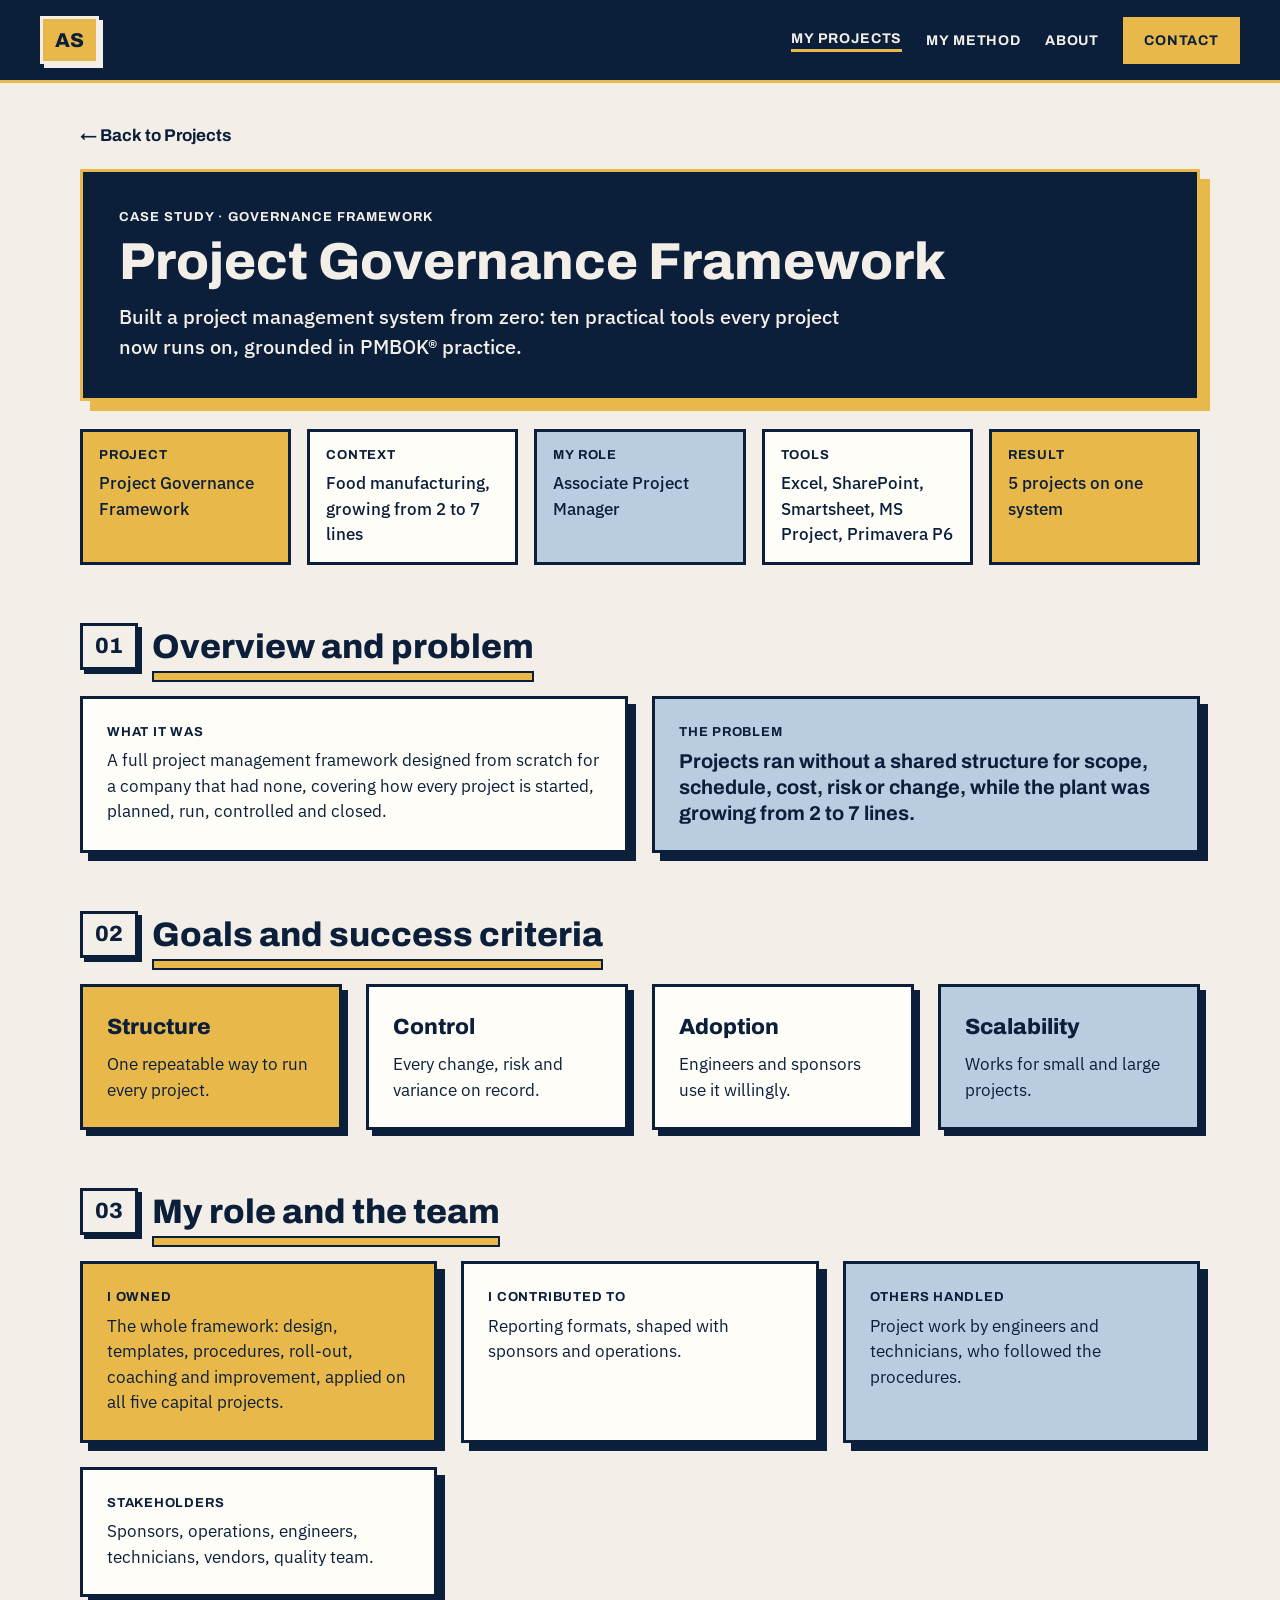
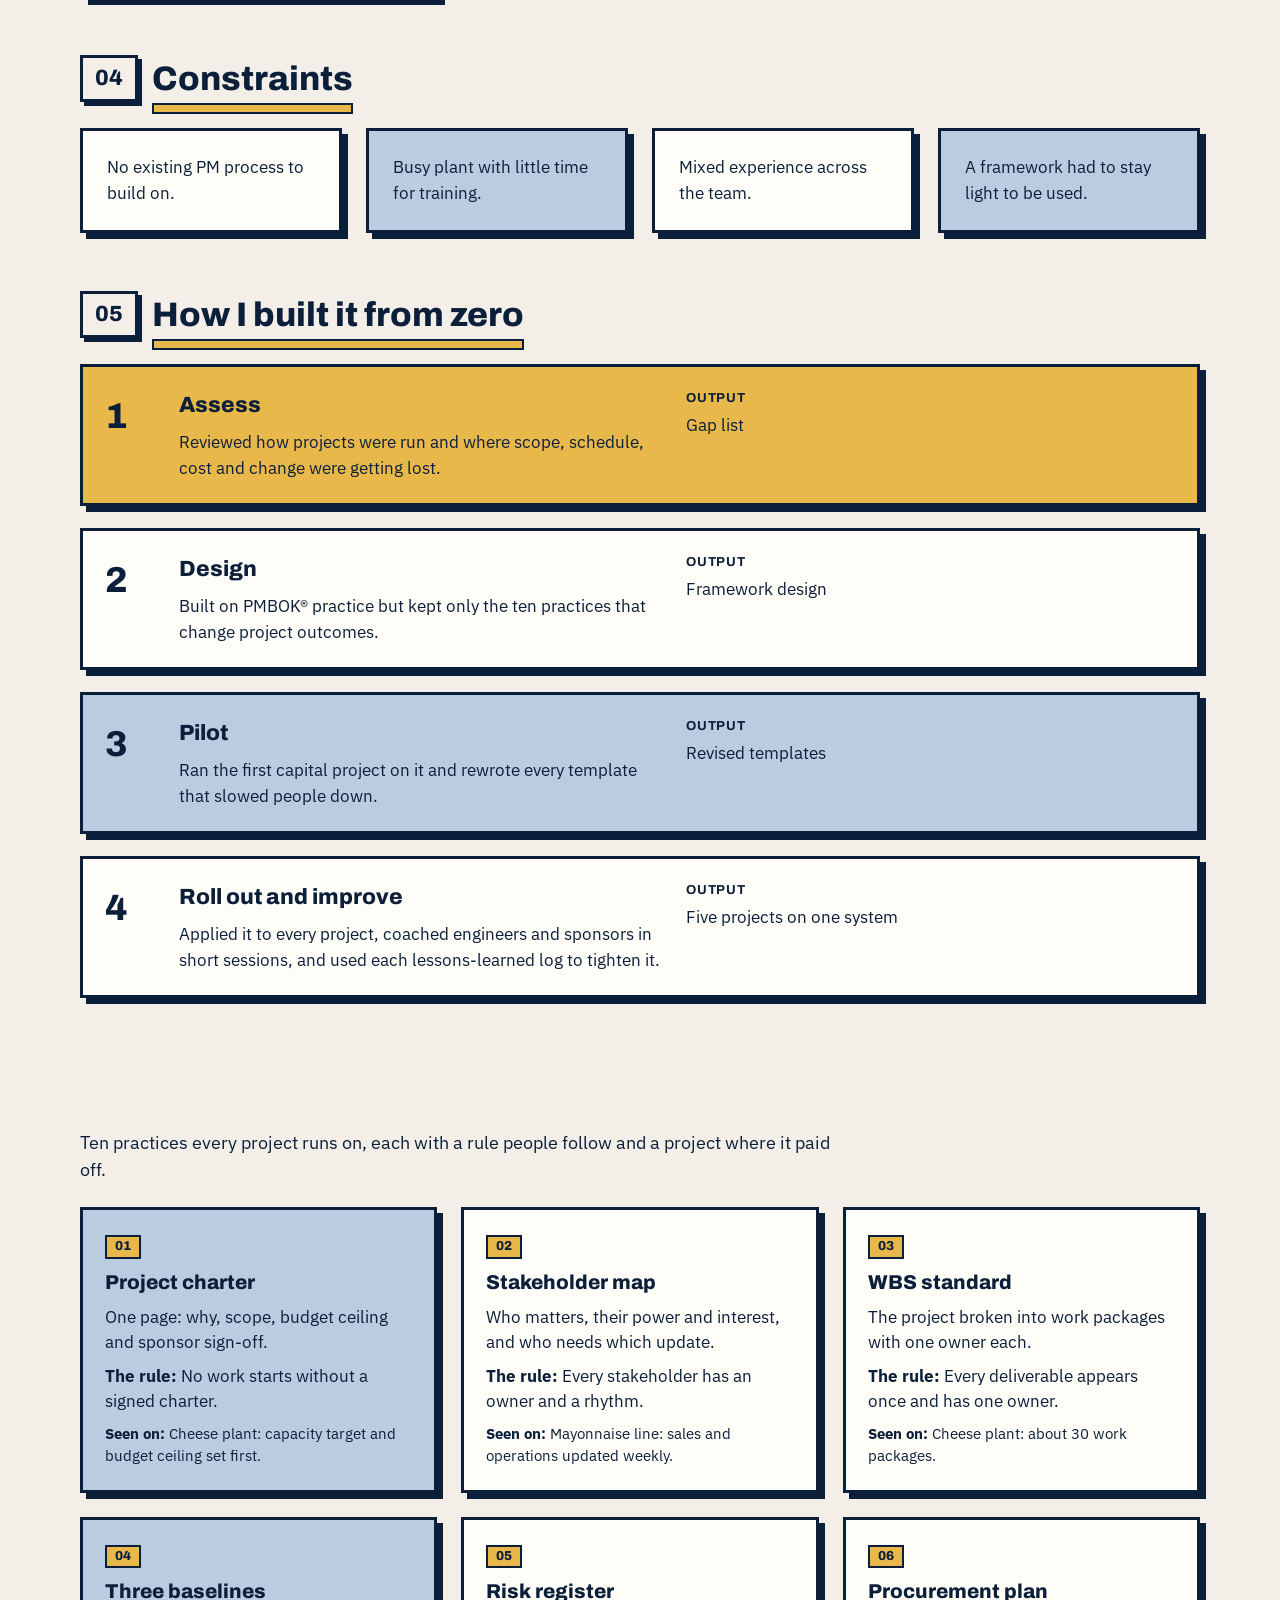
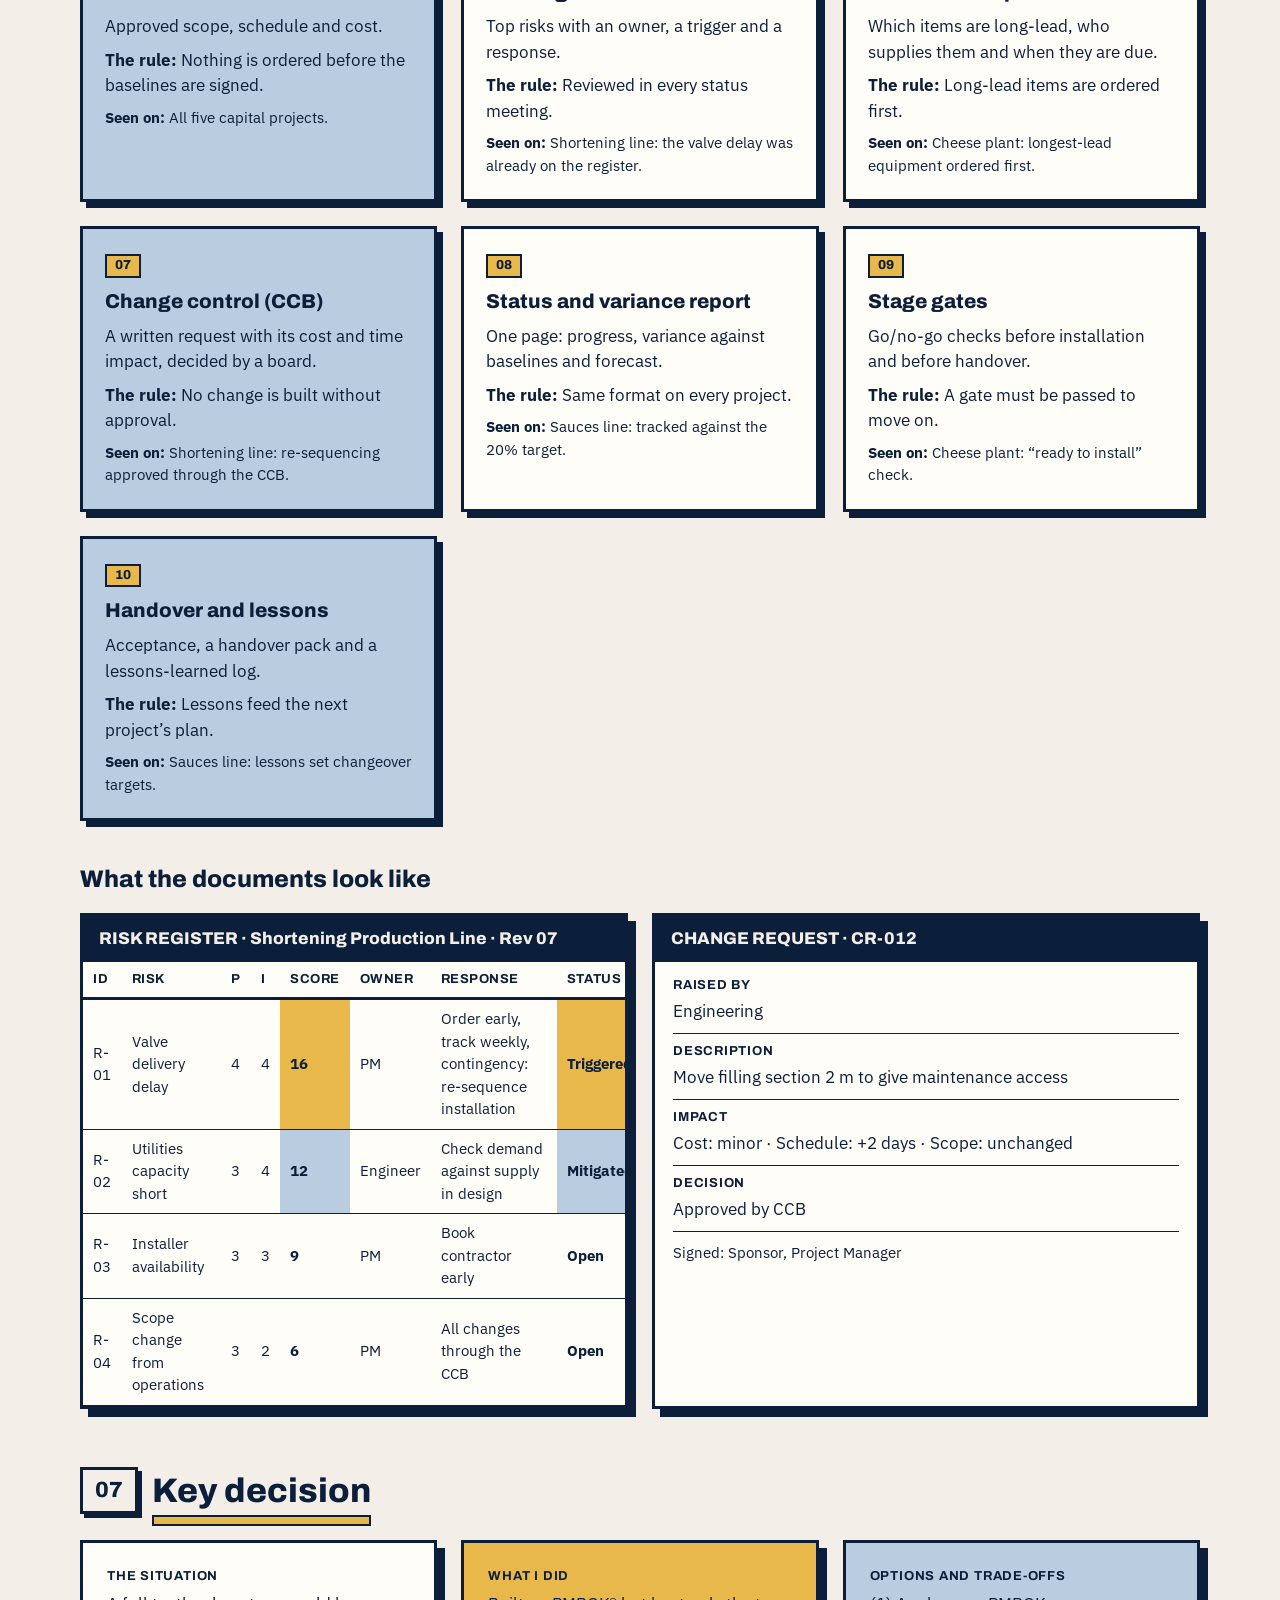
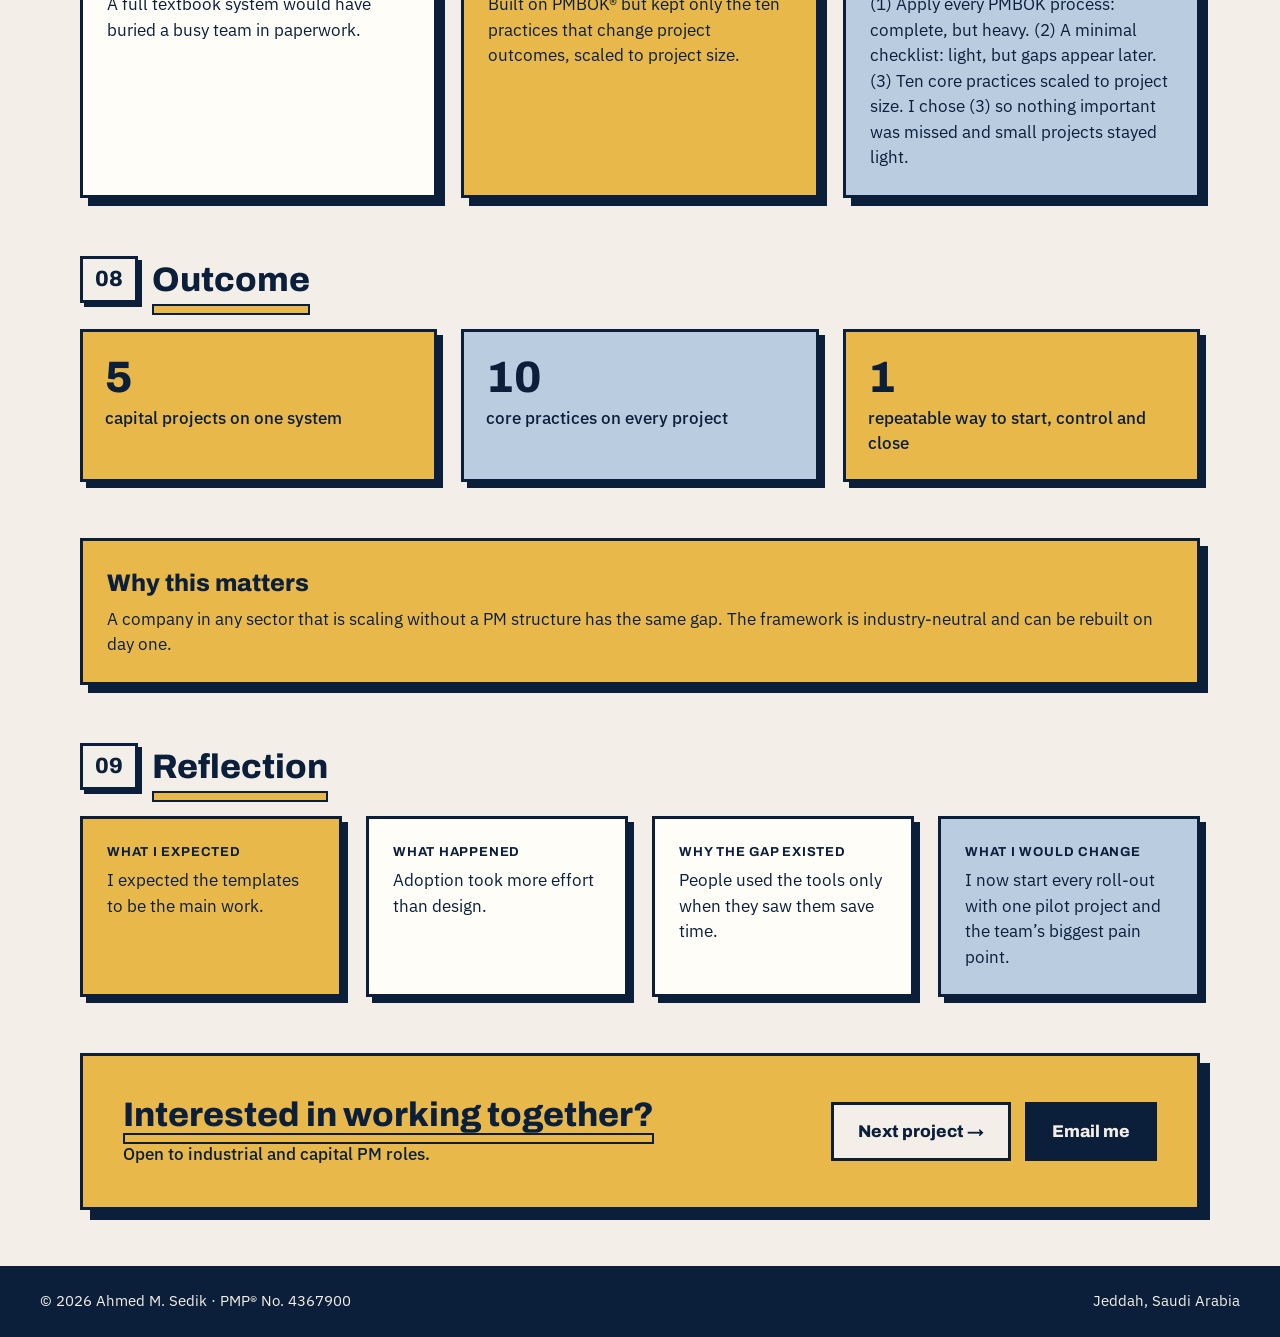
<file: governance.html>
<!doctype html>
<html lang="en">
<head>
<meta charset="utf-8">
<meta name="viewport" content="width=device-width, initial-scale=1">
<title>Project Governance Framework | Case study</title>
<meta name="description" content="Project Governance Framework | Case study case study by Ahmed M. Sedik, PMP®.">
<meta property="og:title" content="Project Governance Framework | Case study">
<meta property="og:description" content="Project Governance Framework | Case study case study by Ahmed M. Sedik, PMP®.">
<meta property="og:type" content="website">
<meta name="theme-color" content="#0B1F3A">
<link rel="icon" href="data:image/svg+xml,%3Csvg xmlns='http://www.w3.org/2000/svg' viewBox='0 0 64 64'%3E%3Crect width='64' height='64' fill='%23E8B84A' stroke='%230B1F3A' stroke-width='6'/%3E%3Ctext x='32' y='43' text-anchor='middle' font-family='Arial Black,Arial' font-weight='900' font-size='28' fill='%230B1F3A'%3EAS%3C/text%3E%3C/svg%3E">
<link rel="preconnect" href="https://fonts.googleapis.com">
<link rel="preconnect" href="https://fonts.gstatic.com" crossorigin>
<link href="https://fonts.googleapis.com/css2?family=Archivo:wght@500;700;800&family=IBM+Plex+Sans:wght@400;500&display=swap" rel="stylesheet">
<link rel="stylesheet" href="assets/styles.css">
<link rel="stylesheet" href="assets/animations.css">
</head>
<body>
<div style="width:100%;box-sizing:border-box;background:#F3EFE8;;font-family:'IBM Plex Sans',sans-serif;font-size:17px;line-height:1.5;color:#0B1F3A">
<div style="display:flex;flex-wrap:wrap;gap:16px;align-items:center;justify-content:space-between;padding:16px clamp(16px,4vw,40px);background:#0B1F3A;color:#F3EFE8;border-bottom:3px solid #E8B84A"><a href="index.html" aria-label="Home" style="font-family:'Archivo',sans-serif;font-weight:800;font-size:20px;border:3px solid #F3EFE8;background:#E8B84A;padding:6px 12px;box-shadow:4px 4px 0 #F3EFE8;color:#0B1F3A">AS</a><div style="display:flex;flex-wrap:wrap;gap:24px;align-items:center;font-family:'Archivo',sans-serif;font-weight:700;font-size:14px;letter-spacing:.06em;text-transform:uppercase"><a href="index.html#work" style="border-bottom:3px solid #E8B84A">My Projects</a><a href="playbook.html">My method</a><a href="about.html">About</a><a href="index.html#contact" style="padding:10px 18px;border:3px solid #E8B84A;background:#E8B84A;color:#0B1F3A">Contact</a></div></div><div style="max-width:1200px;margin:0 auto;padding:clamp(16px,4vw,40px) clamp(16px,4vw,40px) 0"><a href="index.html#work" style="font-family:'Archivo',sans-serif;font-weight:700">← Back to Projects</a><div style="border:3px solid #E8B84A;background:#0B1F3A;box-shadow:10px 10px 0 #E8B84A;color:#F3EFE8;padding:36px;margin:20px 0 28px"><div style="font-family:'Archivo',sans-serif;font-weight:700;font-size:13px;letter-spacing:.08em;text-transform:uppercase">Case study · Governance framework</div><h1 style="font-family:'Archivo',sans-serif;font-weight:800;font-size:clamp(30px,8vw,52px);line-height:1.05;margin:8px 0 12px">Project Governance Framework</h1><div style="max-width:760px;font-size:20px;font-weight:500">Built a project management system from zero: ten practical tools every project now runs on, grounded in PMBOK® practice.</div></div><div style="display:grid;grid-template-columns:repeat(auto-fit,minmax(min(100%,200px),1fr));gap:16px"><div style="border:3px solid #0B1F3A;background:#E8B84A;padding:14px 16px;color:#0B1F3A"><div style="font-family:'Archivo',sans-serif;font-weight:700;font-size:13px;letter-spacing:.06em;text-transform:uppercase;margin-bottom:6px">Project</div><div style="font-weight:500">Project Governance Framework</div></div><div style="border:3px solid #0B1F3A;background:#FFFDF8;padding:14px 16px;color:#0B1F3A"><div style="font-family:'Archivo',sans-serif;font-weight:700;font-size:13px;letter-spacing:.06em;text-transform:uppercase;margin-bottom:6px">Context</div><div style="font-weight:500">Food manufacturing, growing from 2 to 7 lines</div></div><div style="border:3px solid #0B1F3A;background:#B9CCE0;padding:14px 16px;color:#0B1F3A"><div style="font-family:'Archivo',sans-serif;font-weight:700;font-size:13px;letter-spacing:.06em;text-transform:uppercase;margin-bottom:6px">My role</div><div style="font-weight:500">Associate Project Manager</div></div><div style="border:3px solid #0B1F3A;background:#FFFDF8;padding:14px 16px;color:#0B1F3A"><div style="font-family:'Archivo',sans-serif;font-weight:700;font-size:13px;letter-spacing:.06em;text-transform:uppercase;margin-bottom:6px">Tools</div><div style="font-weight:500">Excel, SharePoint, Smartsheet, MS Project, Primavera P6</div></div><div style="border:3px solid #0B1F3A;background:#E8B84A;padding:14px 16px;color:#0B1F3A"><div style="font-family:'Archivo',sans-serif;font-weight:700;font-size:13px;letter-spacing:.06em;text-transform:uppercase;margin-bottom:6px">Result</div><div style="font-weight:500">5 projects on one system</div></div></div></div><div style="max-width:1200px;margin:0 auto;padding:56px clamp(16px,4vw,40px) 0"><div style="display:flex;align-items:center;gap:14px;margin-bottom:24px"><div style="font-family:'Archivo',sans-serif;font-weight:800;font-size:22px;border:3px solid #0B1F3A;background:#F3EFE8;padding:4px 12px;box-shadow:4px 4px 0 #0B1F3A;color:#0B1F3A">01</div><h2 style="font-family:'Archivo',sans-serif;font-weight:800;font-size:34px;margin:0">Overview and problem</h2></div><div style="display:grid;grid-template-columns:repeat(auto-fit,minmax(min(100%,340px),1fr));gap:24px"><div style="border:3px solid #0B1F3A;background:#FFFDF8;box-shadow:8px 8px 0 #0B1F3A;padding:24px;color:#0B1F3A"><div style="font-family:'Archivo',sans-serif;font-weight:700;font-size:13px;letter-spacing:.06em;text-transform:uppercase;margin-bottom:6px">What it was</div><div>A full project management framework designed from scratch for a company that had none, covering how every project is started, planned, run, controlled and closed.</div></div><div style="border:3px solid #0B1F3A;background:#B9CCE0;box-shadow:8px 8px 0 #0B1F3A;padding:24px;color:#0B1F3A"><div style="font-family:'Archivo',sans-serif;font-weight:700;font-size:13px;letter-spacing:.06em;text-transform:uppercase;margin-bottom:6px">The problem</div><div style="font-family:'Archivo',sans-serif;font-weight:700;font-size:20px;line-height:1.3">Projects ran without a shared structure for scope, schedule, cost, risk or change, while the plant was growing from 2 to 7 lines.</div></div></div></div><div style="max-width:1200px;margin:0 auto;padding:56px clamp(16px,4vw,40px) 0"><div style="display:flex;align-items:center;gap:14px;margin-bottom:24px"><div style="font-family:'Archivo',sans-serif;font-weight:800;font-size:22px;border:3px solid #0B1F3A;background:#F3EFE8;padding:4px 12px;box-shadow:4px 4px 0 #0B1F3A;color:#0B1F3A">02</div><h2 style="font-family:'Archivo',sans-serif;font-weight:800;font-size:34px;margin:0">Goals and success criteria</h2></div><div style="display:grid;grid-template-columns:repeat(auto-fit,minmax(min(100%,240px),1fr));gap:24px"><div style="border:3px solid #0B1F3A;background:#E8B84A;box-shadow:6px 6px 0 #0B1F3A;padding:24px;color:#0B1F3A"><div style="font-family:'Archivo',sans-serif;font-weight:800;font-size:22px;margin-bottom:8px">Structure</div><div>One repeatable way to run every project.</div></div><div style="border:3px solid #0B1F3A;background:#FFFDF8;box-shadow:6px 6px 0 #0B1F3A;padding:24px;color:#0B1F3A"><div style="font-family:'Archivo',sans-serif;font-weight:800;font-size:22px;margin-bottom:8px">Control</div><div>Every change, risk and variance on record.</div></div><div style="border:3px solid #0B1F3A;background:#FFFDF8;box-shadow:6px 6px 0 #0B1F3A;padding:24px;color:#0B1F3A"><div style="font-family:'Archivo',sans-serif;font-weight:800;font-size:22px;margin-bottom:8px">Adoption</div><div>Engineers and sponsors use it willingly.</div></div><div style="border:3px solid #0B1F3A;background:#B9CCE0;box-shadow:6px 6px 0 #0B1F3A;padding:24px;color:#0B1F3A"><div style="font-family:'Archivo',sans-serif;font-weight:800;font-size:22px;margin-bottom:8px">Scalability</div><div>Works for small and large projects.</div></div></div></div><div style="max-width:1200px;margin:0 auto;padding:56px clamp(16px,4vw,40px) 0"><div style="display:flex;align-items:center;gap:14px;margin-bottom:24px"><div style="font-family:'Archivo',sans-serif;font-weight:800;font-size:22px;border:3px solid #0B1F3A;background:#F3EFE8;padding:4px 12px;box-shadow:4px 4px 0 #0B1F3A;color:#0B1F3A">03</div><h2 style="font-family:'Archivo',sans-serif;font-weight:800;font-size:34px;margin:0">My role and the team</h2></div><div style="display:grid;grid-template-columns:repeat(auto-fit,minmax(min(100%,300px),1fr));gap:24px"><div style="border:3px solid #0B1F3A;background:#E8B84A;box-shadow:8px 8px 0 #0B1F3A;padding:24px;color:#0B1F3A"><div style="font-family:'Archivo',sans-serif;font-weight:700;font-size:13px;letter-spacing:.06em;text-transform:uppercase;margin-bottom:6px">I owned</div><div>The whole framework: design, templates, procedures, roll-out, coaching and improvement, applied on all five capital projects.</div></div><div style="border:3px solid #0B1F3A;background:#FFFDF8;box-shadow:8px 8px 0 #0B1F3A;padding:24px;color:#0B1F3A"><div style="font-family:'Archivo',sans-serif;font-weight:700;font-size:13px;letter-spacing:.06em;text-transform:uppercase;margin-bottom:6px">I contributed to</div><div>Reporting formats, shaped with sponsors and operations.</div></div><div style="border:3px solid #0B1F3A;background:#B9CCE0;box-shadow:8px 8px 0 #0B1F3A;padding:24px;color:#0B1F3A"><div style="font-family:'Archivo',sans-serif;font-weight:700;font-size:13px;letter-spacing:.06em;text-transform:uppercase;margin-bottom:6px">Others handled</div><div>Project work by engineers and technicians, who followed the procedures.</div></div><div style="border:3px solid #0B1F3A;background:#FFFDF8;box-shadow:8px 8px 0 #0B1F3A;padding:24px;color:#0B1F3A"><div style="font-family:'Archivo',sans-serif;font-weight:700;font-size:13px;letter-spacing:.06em;text-transform:uppercase;margin-bottom:6px">Stakeholders</div><div>Sponsors, operations, engineers, technicians, vendors, quality team.</div></div></div></div><div style="max-width:1200px;margin:0 auto;padding:56px clamp(16px,4vw,40px) 0"><div style="display:flex;align-items:center;gap:14px;margin-bottom:24px"><div style="font-family:'Archivo',sans-serif;font-weight:800;font-size:22px;border:3px solid #0B1F3A;background:#F3EFE8;padding:4px 12px;box-shadow:4px 4px 0 #0B1F3A;color:#0B1F3A">04</div><h2 style="font-family:'Archivo',sans-serif;font-weight:800;font-size:34px;margin:0">Constraints</h2></div><div style="display:grid;grid-template-columns:repeat(auto-fit,minmax(min(100%,260px),1fr));gap:24px"><div style="border:3px solid #0B1F3A;background:#FFFDF8;box-shadow:6px 6px 0 #0B1F3A;padding:24px;color:#0B1F3A"><div>No existing PM process to build on.</div></div><div style="border:3px solid #0B1F3A;background:#B9CCE0;box-shadow:6px 6px 0 #0B1F3A;padding:24px;color:#0B1F3A"><div>Busy plant with little time for training.</div></div><div style="border:3px solid #0B1F3A;background:#FFFDF8;box-shadow:6px 6px 0 #0B1F3A;padding:24px;color:#0B1F3A"><div>Mixed experience across the team.</div></div><div style="border:3px solid #0B1F3A;background:#B9CCE0;box-shadow:6px 6px 0 #0B1F3A;padding:24px;color:#0B1F3A"><div>A framework had to stay light to be used.</div></div></div></div><div style="max-width:1200px;margin:0 auto;padding:56px clamp(16px,4vw,40px) 0"><div style="display:flex;align-items:center;gap:14px;margin-bottom:24px"><div style="font-family:'Archivo',sans-serif;font-weight:800;font-size:22px;border:3px solid #0B1F3A;background:#F3EFE8;padding:4px 12px;box-shadow:4px 4px 0 #0B1F3A;color:#0B1F3A">05</div><h2 style="font-family:'Archivo',sans-serif;font-weight:800;font-size:34px;margin:0">How I built it from zero</h2></div><div style="display:flex;flex-direction:column;gap:22px"><div style="border:3px solid #0B1F3A;background:#E8B84A;box-shadow:6px 6px 0 #0B1F3A;padding:22px;color:#0B1F3A"><div style="display:flex;flex-wrap:wrap;gap:18px;align-items:flex-start"><div style="font-family:'Archivo',sans-serif;font-weight:800;font-size:36px;min-width:56px">1</div><div style="flex:1;min-width:260px"><div style="font-family:'Archivo',sans-serif;font-weight:800;font-size:22px;margin-bottom:8px">Assess</div><div>Reviewed how projects were run and where scope, schedule, cost and change were getting lost.</div></div><div style="flex:1;min-width:220px"><div style="font-family:'Archivo',sans-serif;font-weight:700;font-size:13px;letter-spacing:.06em;text-transform:uppercase;margin-bottom:4px">Output</div><div>Gap list</div></div></div></div><div style="border:3px solid #0B1F3A;background:#FFFDF8;box-shadow:6px 6px 0 #0B1F3A;padding:22px;color:#0B1F3A"><div style="display:flex;flex-wrap:wrap;gap:18px;align-items:flex-start"><div style="font-family:'Archivo',sans-serif;font-weight:800;font-size:36px;min-width:56px">2</div><div style="flex:1;min-width:260px"><div style="font-family:'Archivo',sans-serif;font-weight:800;font-size:22px;margin-bottom:8px">Design</div><div>Built on PMBOK® practice but kept only the ten practices that change project outcomes.</div></div><div style="flex:1;min-width:220px"><div style="font-family:'Archivo',sans-serif;font-weight:700;font-size:13px;letter-spacing:.06em;text-transform:uppercase;margin-bottom:4px">Output</div><div>Framework design</div></div></div></div><div style="border:3px solid #0B1F3A;background:#B9CCE0;box-shadow:6px 6px 0 #0B1F3A;padding:22px;color:#0B1F3A"><div style="display:flex;flex-wrap:wrap;gap:18px;align-items:flex-start"><div style="font-family:'Archivo',sans-serif;font-weight:800;font-size:36px;min-width:56px">3</div><div style="flex:1;min-width:260px"><div style="font-family:'Archivo',sans-serif;font-weight:800;font-size:22px;margin-bottom:8px">Pilot</div><div>Ran the first capital project on it and rewrote every template that slowed people down.</div></div><div style="flex:1;min-width:220px"><div style="font-family:'Archivo',sans-serif;font-weight:700;font-size:13px;letter-spacing:.06em;text-transform:uppercase;margin-bottom:4px">Output</div><div>Revised templates</div></div></div></div><div style="border:3px solid #0B1F3A;background:#FFFDF8;box-shadow:6px 6px 0 #0B1F3A;padding:22px;color:#0B1F3A"><div style="display:flex;flex-wrap:wrap;gap:18px;align-items:flex-start"><div style="font-family:'Archivo',sans-serif;font-weight:800;font-size:36px;min-width:56px">4</div><div style="flex:1;min-width:260px"><div style="font-family:'Archivo',sans-serif;font-weight:800;font-size:22px;margin-bottom:8px">Roll out and improve</div><div>Applied it to every project, coached engineers and sponsors in short sessions, and used each lessons-learned log to tighten it.</div></div><div style="flex:1;min-width:220px"><div style="font-family:'Archivo',sans-serif;font-weight:700;font-size:13px;letter-spacing:.06em;text-transform:uppercase;margin-bottom:4px">Output</div><div>Five projects on one system</div></div></div></div></div></div><div style="max-width:1200px;margin:0 auto;padding:56px clamp(16px,4vw,40px) 0"><div style="display:flex;align-items:center;gap:14px;margin-bottom:24px"><div style="font-family:'Archivo',sans-serif;font-weight:800;font-size:22px;border:3px solid #0B1F3A;background:#F3EFE8;padding:4px 12px;box-shadow:4px 4px 0 #0B1F3A;color:#0B1F3A">06</div><h2 style="font-family:'Archivo',sans-serif;font-weight:800;font-size:34px;margin:0">The framework in practice</h2></div><div style="max-width:760px;font-size:18px;margin-bottom:24px">Ten practices every project runs on, each with a rule people follow and a project where it paid off.</div><div style="display:grid;grid-template-columns:repeat(auto-fit,minmax(min(100%,300px),1fr));gap:24px"><div style="border:3px solid #0B1F3A;background:#B9CCE0;box-shadow:6px 6px 0 #0B1F3A;padding:22px;color:#0B1F3A"><div style="font-family:'Archivo',sans-serif;font-weight:800;font-size:13px;background:#E8B84A;border:2px solid #0B1F3A;display:inline-block;padding:0 8px;margin-bottom:8px;color:#0B1F3A">01</div><div style="font-family:'Archivo',sans-serif;font-weight:800;font-size:20px;margin-bottom:8px">Project charter</div><div style="margin-bottom:8px">One page: why, scope, budget ceiling and sponsor sign-off.</div><div style="margin-bottom:8px"><b>The rule:</b> No work starts without a signed charter.</div><div style="font-size:15px"><b>Seen on:</b> Cheese plant: capacity target and budget ceiling set first.</div></div><div style="border:3px solid #0B1F3A;background:#FFFDF8;box-shadow:6px 6px 0 #0B1F3A;padding:22px;color:#0B1F3A"><div style="font-family:'Archivo',sans-serif;font-weight:800;font-size:13px;background:#E8B84A;border:2px solid #0B1F3A;display:inline-block;padding:0 8px;margin-bottom:8px;color:#0B1F3A">02</div><div style="font-family:'Archivo',sans-serif;font-weight:800;font-size:20px;margin-bottom:8px">Stakeholder map</div><div style="margin-bottom:8px">Who matters, their power and interest, and who needs which update.</div><div style="margin-bottom:8px"><b>The rule:</b> Every stakeholder has an owner and a rhythm.</div><div style="font-size:15px"><b>Seen on:</b> Mayonnaise line: sales and operations updated weekly.</div></div><div style="border:3px solid #0B1F3A;background:#FFFDF8;box-shadow:6px 6px 0 #0B1F3A;padding:22px;color:#0B1F3A"><div style="font-family:'Archivo',sans-serif;font-weight:800;font-size:13px;background:#E8B84A;border:2px solid #0B1F3A;display:inline-block;padding:0 8px;margin-bottom:8px;color:#0B1F3A">03</div><div style="font-family:'Archivo',sans-serif;font-weight:800;font-size:20px;margin-bottom:8px">WBS standard</div><div style="margin-bottom:8px">The project broken into work packages with one owner each.</div><div style="margin-bottom:8px"><b>The rule:</b> Every deliverable appears once and has one owner.</div><div style="font-size:15px"><b>Seen on:</b> Cheese plant: about 30 work packages.</div></div><div style="border:3px solid #0B1F3A;background:#B9CCE0;box-shadow:6px 6px 0 #0B1F3A;padding:22px;color:#0B1F3A"><div style="font-family:'Archivo',sans-serif;font-weight:800;font-size:13px;background:#E8B84A;border:2px solid #0B1F3A;display:inline-block;padding:0 8px;margin-bottom:8px;color:#0B1F3A">04</div><div style="font-family:'Archivo',sans-serif;font-weight:800;font-size:20px;margin-bottom:8px">Three baselines</div><div style="margin-bottom:8px">Approved scope, schedule and cost.</div><div style="margin-bottom:8px"><b>The rule:</b> Nothing is ordered before the baselines are signed.</div><div style="font-size:15px"><b>Seen on:</b> All five capital projects.</div></div><div style="border:3px solid #0B1F3A;background:#FFFDF8;box-shadow:6px 6px 0 #0B1F3A;padding:22px;color:#0B1F3A"><div style="font-family:'Archivo',sans-serif;font-weight:800;font-size:13px;background:#E8B84A;border:2px solid #0B1F3A;display:inline-block;padding:0 8px;margin-bottom:8px;color:#0B1F3A">05</div><div style="font-family:'Archivo',sans-serif;font-weight:800;font-size:20px;margin-bottom:8px">Risk register</div><div style="margin-bottom:8px">Top risks with an owner, a trigger and a response.</div><div style="margin-bottom:8px"><b>The rule:</b> Reviewed in every status meeting.</div><div style="font-size:15px"><b>Seen on:</b> Shortening line: the valve delay was already on the register.</div></div><div style="border:3px solid #0B1F3A;background:#FFFDF8;box-shadow:6px 6px 0 #0B1F3A;padding:22px;color:#0B1F3A"><div style="font-family:'Archivo',sans-serif;font-weight:800;font-size:13px;background:#E8B84A;border:2px solid #0B1F3A;display:inline-block;padding:0 8px;margin-bottom:8px;color:#0B1F3A">06</div><div style="font-family:'Archivo',sans-serif;font-weight:800;font-size:20px;margin-bottom:8px">Procurement plan</div><div style="margin-bottom:8px">Which items are long-lead, who supplies them and when they are due.</div><div style="margin-bottom:8px"><b>The rule:</b> Long-lead items are ordered first.</div><div style="font-size:15px"><b>Seen on:</b> Cheese plant: longest-lead equipment ordered first.</div></div><div style="border:3px solid #0B1F3A;background:#B9CCE0;box-shadow:6px 6px 0 #0B1F3A;padding:22px;color:#0B1F3A"><div style="font-family:'Archivo',sans-serif;font-weight:800;font-size:13px;background:#E8B84A;border:2px solid #0B1F3A;display:inline-block;padding:0 8px;margin-bottom:8px;color:#0B1F3A">07</div><div style="font-family:'Archivo',sans-serif;font-weight:800;font-size:20px;margin-bottom:8px">Change control (CCB)</div><div style="margin-bottom:8px">A written request with its cost and time impact, decided by a board.</div><div style="margin-bottom:8px"><b>The rule:</b> No change is built without approval.</div><div style="font-size:15px"><b>Seen on:</b> Shortening line: re-sequencing approved through the CCB.</div></div><div style="border:3px solid #0B1F3A;background:#FFFDF8;box-shadow:6px 6px 0 #0B1F3A;padding:22px;color:#0B1F3A"><div style="font-family:'Archivo',sans-serif;font-weight:800;font-size:13px;background:#E8B84A;border:2px solid #0B1F3A;display:inline-block;padding:0 8px;margin-bottom:8px;color:#0B1F3A">08</div><div style="font-family:'Archivo',sans-serif;font-weight:800;font-size:20px;margin-bottom:8px">Status and variance report</div><div style="margin-bottom:8px">One page: progress, variance against baselines and forecast.</div><div style="margin-bottom:8px"><b>The rule:</b> Same format on every project.</div><div style="font-size:15px"><b>Seen on:</b> Sauces line: tracked against the 20% target.</div></div><div style="border:3px solid #0B1F3A;background:#FFFDF8;box-shadow:6px 6px 0 #0B1F3A;padding:22px;color:#0B1F3A"><div style="font-family:'Archivo',sans-serif;font-weight:800;font-size:13px;background:#E8B84A;border:2px solid #0B1F3A;display:inline-block;padding:0 8px;margin-bottom:8px;color:#0B1F3A">09</div><div style="font-family:'Archivo',sans-serif;font-weight:800;font-size:20px;margin-bottom:8px">Stage gates</div><div style="margin-bottom:8px">Go/no-go checks before installation and before handover.</div><div style="margin-bottom:8px"><b>The rule:</b> A gate must be passed to move on.</div><div style="font-size:15px"><b>Seen on:</b> Cheese plant: “ready to install” check.</div></div><div style="border:3px solid #0B1F3A;background:#B9CCE0;box-shadow:6px 6px 0 #0B1F3A;padding:22px;color:#0B1F3A"><div style="font-family:'Archivo',sans-serif;font-weight:800;font-size:13px;background:#E8B84A;border:2px solid #0B1F3A;display:inline-block;padding:0 8px;margin-bottom:8px;color:#0B1F3A">10</div><div style="font-family:'Archivo',sans-serif;font-weight:800;font-size:20px;margin-bottom:8px">Handover and lessons</div><div style="margin-bottom:8px">Acceptance, a handover pack and a lessons-learned log.</div><div style="margin-bottom:8px"><b>The rule:</b> Lessons feed the next project’s plan.</div><div style="font-size:15px"><b>Seen on:</b> Sauces line: lessons set changeover targets.</div></div></div><div style="font-family:'Archivo',sans-serif;font-weight:800;font-size:24px;margin:40px 0 16px">What the documents look like</div><div style="display:grid;grid-template-columns:repeat(auto-fit,minmax(min(100%,440px),1fr));gap:24px"><div style="border:3px solid #0B1F3A;background:#FFFDF8;box-shadow:8px 8px 0 #0B1F3A;overflow-x:auto;color:#0B1F3A"><div style="background:#0B1F3A;;padding:10px 16px;font-family:'Archivo',sans-serif;font-weight:800;color:#F3EFE8">RISK REGISTER · Shortening Production Line · Rev 07</div><table style="width:100%;border-collapse:collapse;font-size:15px;min-width:560px"><tr><th style="text-align:left;padding:8px 10px;border-bottom:3px solid #0B1F3A;font-family:'Archivo',sans-serif;font-size:13px;letter-spacing:.04em;text-transform:uppercase;white-space:nowrap">ID</th><th style="text-align:left;padding:8px 10px;border-bottom:3px solid #0B1F3A;font-family:'Archivo',sans-serif;font-size:13px;letter-spacing:.04em;text-transform:uppercase;white-space:nowrap">Risk</th><th style="text-align:left;padding:8px 10px;border-bottom:3px solid #0B1F3A;font-family:'Archivo',sans-serif;font-size:13px;letter-spacing:.04em;text-transform:uppercase;white-space:nowrap">P</th><th style="text-align:left;padding:8px 10px;border-bottom:3px solid #0B1F3A;font-family:'Archivo',sans-serif;font-size:13px;letter-spacing:.04em;text-transform:uppercase;white-space:nowrap">I</th><th style="text-align:left;padding:8px 10px;border-bottom:3px solid #0B1F3A;font-family:'Archivo',sans-serif;font-size:13px;letter-spacing:.04em;text-transform:uppercase;white-space:nowrap">Score</th><th style="text-align:left;padding:8px 10px;border-bottom:3px solid #0B1F3A;font-family:'Archivo',sans-serif;font-size:13px;letter-spacing:.04em;text-transform:uppercase;white-space:nowrap">Owner</th><th style="text-align:left;padding:8px 10px;border-bottom:3px solid #0B1F3A;font-family:'Archivo',sans-serif;font-size:13px;letter-spacing:.04em;text-transform:uppercase;white-space:nowrap">Response</th><th style="text-align:left;padding:8px 10px;border-bottom:3px solid #0B1F3A;font-family:'Archivo',sans-serif;font-size:13px;letter-spacing:.04em;text-transform:uppercase;white-space:nowrap">Status</th></tr><tr><td style="padding:8px 10px;border-bottom:1.5px solid #0B1F3A;background:#FFFDF8;color:#0B1F3A">R-01</td><td style="padding:8px 10px;border-bottom:1.5px solid #0B1F3A;background:#FFFDF8;color:#0B1F3A">Valve delivery delay</td><td style="padding:8px 10px;border-bottom:1.5px solid #0B1F3A;background:#FFFDF8;color:#0B1F3A">4</td><td style="padding:8px 10px;border-bottom:1.5px solid #0B1F3A;background:#FFFDF8;color:#0B1F3A">4</td><td style="padding:8px 10px;border-bottom:1.5px solid #0B1F3A;background:#E8B84A;font-weight:800;color:#0B1F3A">16</td><td style="padding:8px 10px;border-bottom:1.5px solid #0B1F3A;background:#FFFDF8;color:#0B1F3A">PM</td><td style="padding:8px 10px;border-bottom:1.5px solid #0B1F3A;background:#FFFDF8;color:#0B1F3A">Order early, track weekly, contingency: re-sequence installation</td><td style="padding:8px 10px;border-bottom:1.5px solid #0B1F3A;background:#E8B84A;font-weight:800;color:#0B1F3A">Triggered</td></tr><tr><td style="padding:8px 10px;border-bottom:1.5px solid #0B1F3A;background:#FFFDF8;color:#0B1F3A">R-02</td><td style="padding:8px 10px;border-bottom:1.5px solid #0B1F3A;background:#FFFDF8;color:#0B1F3A">Utilities capacity short</td><td style="padding:8px 10px;border-bottom:1.5px solid #0B1F3A;background:#FFFDF8;color:#0B1F3A">3</td><td style="padding:8px 10px;border-bottom:1.5px solid #0B1F3A;background:#FFFDF8;color:#0B1F3A">4</td><td style="padding:8px 10px;border-bottom:1.5px solid #0B1F3A;background:#B9CCE0;font-weight:800;color:#0B1F3A">12</td><td style="padding:8px 10px;border-bottom:1.5px solid #0B1F3A;background:#FFFDF8;color:#0B1F3A">Engineer</td><td style="padding:8px 10px;border-bottom:1.5px solid #0B1F3A;background:#FFFDF8;color:#0B1F3A">Check demand against supply in design</td><td style="padding:8px 10px;border-bottom:1.5px solid #0B1F3A;background:#B9CCE0;font-weight:800;color:#0B1F3A">Mitigated</td></tr><tr><td style="padding:8px 10px;border-bottom:1.5px solid #0B1F3A;background:#FFFDF8;color:#0B1F3A">R-03</td><td style="padding:8px 10px;border-bottom:1.5px solid #0B1F3A;background:#FFFDF8;color:#0B1F3A">Installer availability</td><td style="padding:8px 10px;border-bottom:1.5px solid #0B1F3A;background:#FFFDF8;color:#0B1F3A">3</td><td style="padding:8px 10px;border-bottom:1.5px solid #0B1F3A;background:#FFFDF8;color:#0B1F3A">3</td><td style="padding:8px 10px;border-bottom:1.5px solid #0B1F3A;background:#FFFDF8;font-weight:800;color:#0B1F3A">9</td><td style="padding:8px 10px;border-bottom:1.5px solid #0B1F3A;background:#FFFDF8;color:#0B1F3A">PM</td><td style="padding:8px 10px;border-bottom:1.5px solid #0B1F3A;background:#FFFDF8;color:#0B1F3A">Book contractor early</td><td style="padding:8px 10px;border-bottom:1.5px solid #0B1F3A;background:#FFFDF8;font-weight:800;color:#0B1F3A">Open</td></tr><tr><td style="padding:8px 10px;border-bottom:1.5px solid #0B1F3A;background:#FFFDF8;color:#0B1F3A">R-04</td><td style="padding:8px 10px;border-bottom:1.5px solid #0B1F3A;background:#FFFDF8;color:#0B1F3A">Scope change from operations</td><td style="padding:8px 10px;border-bottom:1.5px solid #0B1F3A;background:#FFFDF8;color:#0B1F3A">3</td><td style="padding:8px 10px;border-bottom:1.5px solid #0B1F3A;background:#FFFDF8;color:#0B1F3A">2</td><td style="padding:8px 10px;border-bottom:1.5px solid #0B1F3A;background:#FFFDF8;font-weight:800;color:#0B1F3A">6</td><td style="padding:8px 10px;border-bottom:1.5px solid #0B1F3A;background:#FFFDF8;color:#0B1F3A">PM</td><td style="padding:8px 10px;border-bottom:1.5px solid #0B1F3A;background:#FFFDF8;color:#0B1F3A">All changes through the CCB</td><td style="padding:8px 10px;border-bottom:1.5px solid #0B1F3A;background:#FFFDF8;font-weight:800;color:#0B1F3A">Open</td></tr></table></div><div style="border:3px solid #0B1F3A;background:#FFFDF8;box-shadow:8px 8px 0 #0B1F3A;color:#0B1F3A"><div style="background:#0B1F3A;;padding:10px 16px;font-family:'Archivo',sans-serif;font-weight:800;color:#F3EFE8">CHANGE REQUEST · CR-012</div><div style="padding:6px 18px 16px"><div style="border-bottom:1.5px solid #0B1F3A;padding:8px 0"><div style="font-family:'Archivo',sans-serif;font-weight:700;font-size:13px;letter-spacing:.06em;text-transform:uppercase;margin-bottom:4px">Raised by</div><div>Engineering</div></div><div style="border-bottom:1.5px solid #0B1F3A;padding:8px 0"><div style="font-family:'Archivo',sans-serif;font-weight:700;font-size:13px;letter-spacing:.06em;text-transform:uppercase;margin-bottom:4px">Description</div><div>Move filling section 2 m to give maintenance access</div></div><div style="border-bottom:1.5px solid #0B1F3A;padding:8px 0"><div style="font-family:'Archivo',sans-serif;font-weight:700;font-size:13px;letter-spacing:.06em;text-transform:uppercase;margin-bottom:4px">Impact</div><div>Cost: minor · Schedule: +2 days · Scope: unchanged</div></div><div style="border-bottom:1.5px solid #0B1F3A;padding:8px 0"><div style="font-family:'Archivo',sans-serif;font-weight:700;font-size:13px;letter-spacing:.06em;text-transform:uppercase;margin-bottom:4px">Decision</div><div>Approved by CCB</div></div><div style="padding-top:10px;font-size:15px">Signed: Sponsor, Project Manager</div></div></div></div></div><div style="max-width:1200px;margin:0 auto;padding:56px clamp(16px,4vw,40px) 0"><div style="display:flex;align-items:center;gap:14px;margin-bottom:24px"><div style="font-family:'Archivo',sans-serif;font-weight:800;font-size:22px;border:3px solid #0B1F3A;background:#F3EFE8;padding:4px 12px;box-shadow:4px 4px 0 #0B1F3A;color:#0B1F3A">07</div><h2 style="font-family:'Archivo',sans-serif;font-weight:800;font-size:34px;margin:0">Key decision</h2></div><div style="display:grid;grid-template-columns:repeat(auto-fit,minmax(min(100%,320px),1fr));gap:24px"><div style="border:3px solid #0B1F3A;background:#FFFDF8;box-shadow:8px 8px 0 #0B1F3A;padding:24px;color:#0B1F3A"><div style="font-family:'Archivo',sans-serif;font-weight:700;font-size:13px;letter-spacing:.06em;text-transform:uppercase;margin-bottom:6px">The situation</div><div>A full textbook system would have buried a busy team in paperwork.</div></div><div style="border:3px solid #0B1F3A;background:#E8B84A;box-shadow:8px 8px 0 #0B1F3A;padding:24px;color:#0B1F3A"><div style="font-family:'Archivo',sans-serif;font-weight:700;font-size:13px;letter-spacing:.06em;text-transform:uppercase;margin-bottom:6px">What I did</div><div>Built on PMBOK® but kept only the ten practices that change project outcomes, scaled to project size.</div></div><div style="border:3px solid #0B1F3A;background:#B9CCE0;box-shadow:8px 8px 0 #0B1F3A;padding:24px;color:#0B1F3A"><div style="font-family:'Archivo',sans-serif;font-weight:700;font-size:13px;letter-spacing:.06em;text-transform:uppercase;margin-bottom:6px">Options and trade-offs</div><div>(1) Apply every PMBOK process: complete, but heavy. (2) A minimal checklist: light, but gaps appear later. (3) Ten core practices scaled to project size. I chose (3) so nothing important was missed and small projects stayed light.</div></div></div></div><div style="max-width:1200px;margin:0 auto;padding:56px clamp(16px,4vw,40px) 0"><div style="display:flex;align-items:center;gap:14px;margin-bottom:24px"><div style="font-family:'Archivo',sans-serif;font-weight:800;font-size:22px;border:3px solid #0B1F3A;background:#F3EFE8;padding:4px 12px;box-shadow:4px 4px 0 #0B1F3A;color:#0B1F3A">08</div><h2 style="font-family:'Archivo',sans-serif;font-weight:800;font-size:34px;margin:0">Outcome</h2></div><div style="display:grid;grid-template-columns:repeat(auto-fit,minmax(min(100%,260px),1fr));gap:24px"><div style="border:3px solid #0B1F3A;background:#E8B84A;box-shadow:6px 6px 0 #0B1F3A;padding:22px;color:#0B1F3A"><div style="font-family:'Archivo',sans-serif;font-weight:800;font-size:44px;line-height:1.05">5</div><div style="font-weight:500;margin-top:6px">capital projects on one system</div></div><div style="border:3px solid #0B1F3A;background:#B9CCE0;box-shadow:6px 6px 0 #0B1F3A;padding:22px;color:#0B1F3A"><div style="font-family:'Archivo',sans-serif;font-weight:800;font-size:44px;line-height:1.05">10</div><div style="font-weight:500;margin-top:6px">core practices on every project</div></div><div style="border:3px solid #0B1F3A;background:#E8B84A;box-shadow:6px 6px 0 #0B1F3A;padding:22px;color:#0B1F3A"><div style="font-family:'Archivo',sans-serif;font-weight:800;font-size:44px;line-height:1.05">1</div><div style="font-weight:500;margin-top:6px">repeatable way to start, control and close</div></div></div></div><div style="max-width:1200px;margin:0 auto;padding:56px clamp(16px,4vw,40px) 0"><div style="border:3px solid #0B1F3A;background:#E8B84A;box-shadow:8px 8px 0 #0B1F3A;padding:24px;color:#0B1F3A"><div style="font-family:'Archivo',sans-serif;font-weight:800;font-size:24px;margin-bottom:6px">Why this matters</div><div>A company in any sector that is scaling without a PM structure has the same gap. The framework is industry-neutral and can be rebuilt on day one.</div></div></div><div style="max-width:1200px;margin:0 auto;padding:56px clamp(16px,4vw,40px) 0"><div style="display:flex;align-items:center;gap:14px;margin-bottom:24px"><div style="font-family:'Archivo',sans-serif;font-weight:800;font-size:22px;border:3px solid #0B1F3A;background:#F3EFE8;padding:4px 12px;box-shadow:4px 4px 0 #0B1F3A;color:#0B1F3A">09</div><h2 style="font-family:'Archivo',sans-serif;font-weight:800;font-size:34px;margin:0">Reflection</h2></div><div style="display:grid;grid-template-columns:repeat(auto-fit,minmax(min(100%,240px),1fr));gap:24px"><div style="border:3px solid #0B1F3A;background:#E8B84A;box-shadow:6px 6px 0 #0B1F3A;padding:24px;color:#0B1F3A"><div style="font-family:'Archivo',sans-serif;font-weight:700;font-size:13px;letter-spacing:.06em;text-transform:uppercase;margin-bottom:6px">What I expected</div><div>I expected the templates to be the main work.</div></div><div style="border:3px solid #0B1F3A;background:#FFFDF8;box-shadow:6px 6px 0 #0B1F3A;padding:24px;color:#0B1F3A"><div style="font-family:'Archivo',sans-serif;font-weight:700;font-size:13px;letter-spacing:.06em;text-transform:uppercase;margin-bottom:6px">What happened</div><div>Adoption took more effort than design.</div></div><div style="border:3px solid #0B1F3A;background:#FFFDF8;box-shadow:6px 6px 0 #0B1F3A;padding:24px;color:#0B1F3A"><div style="font-family:'Archivo',sans-serif;font-weight:700;font-size:13px;letter-spacing:.06em;text-transform:uppercase;margin-bottom:6px">Why the gap existed</div><div>People used the tools only when they saw them save time.</div></div><div style="border:3px solid #0B1F3A;background:#B9CCE0;box-shadow:6px 6px 0 #0B1F3A;padding:24px;color:#0B1F3A"><div style="font-family:'Archivo',sans-serif;font-weight:700;font-size:13px;letter-spacing:.06em;text-transform:uppercase;margin-bottom:6px">What I would change</div><div>I now start every roll-out with one pilot project and the team’s biggest pain point.</div></div></div></div><div style="margin:56px auto 0;max-width:1200px;padding:0 clamp(16px,4vw,40px) 56px"><div style="border:3px solid #0B1F3A;background:#E8B84A;box-shadow:10px 10px 0 #0B1F3A;padding:clamp(16px,4vw,40px);display:flex;flex-wrap:wrap;gap:24px;align-items:center;justify-content:space-between;color:#0B1F3A"><div><h2 style="font-family:'Archivo',sans-serif;font-weight:800;font-size:34px;line-height:1.1;margin:0 0 8px">Interested in working together?</h2><div style="font-weight:500">Open to industrial and capital PM roles.</div></div><div style="display:flex;flex-wrap:wrap;gap:14px"><a href="shortening.html" style="font-family:'Archivo',sans-serif;font-weight:800;border:3px solid #0B1F3A;background:#F3EFE8;padding:14px 24px;color:#0B1F3A">Next project →</a><a href="mailto:craftedbyahmad@gmail.com" style="font-family:'Archivo',sans-serif;font-weight:800;border:3px solid #0B1F3A;background:#0B1F3A;;padding:14px 24px;color:#F3EFE8">Email me</a></div></div></div><div style="background:#0B1F3A;;padding:24px clamp(16px,4vw,40px);display:flex;flex-wrap:wrap;gap:12px;justify-content:space-between;font-size:15px;color:#F3EFE8"><span>© 2026 Ahmed M. Sedik · PMP® No. 4367900</span><span>Jeddah, Saudi Arabia</span></div>
</div>
<script src="assets/animations.js" defer></script>
</body>
</html>
</file>
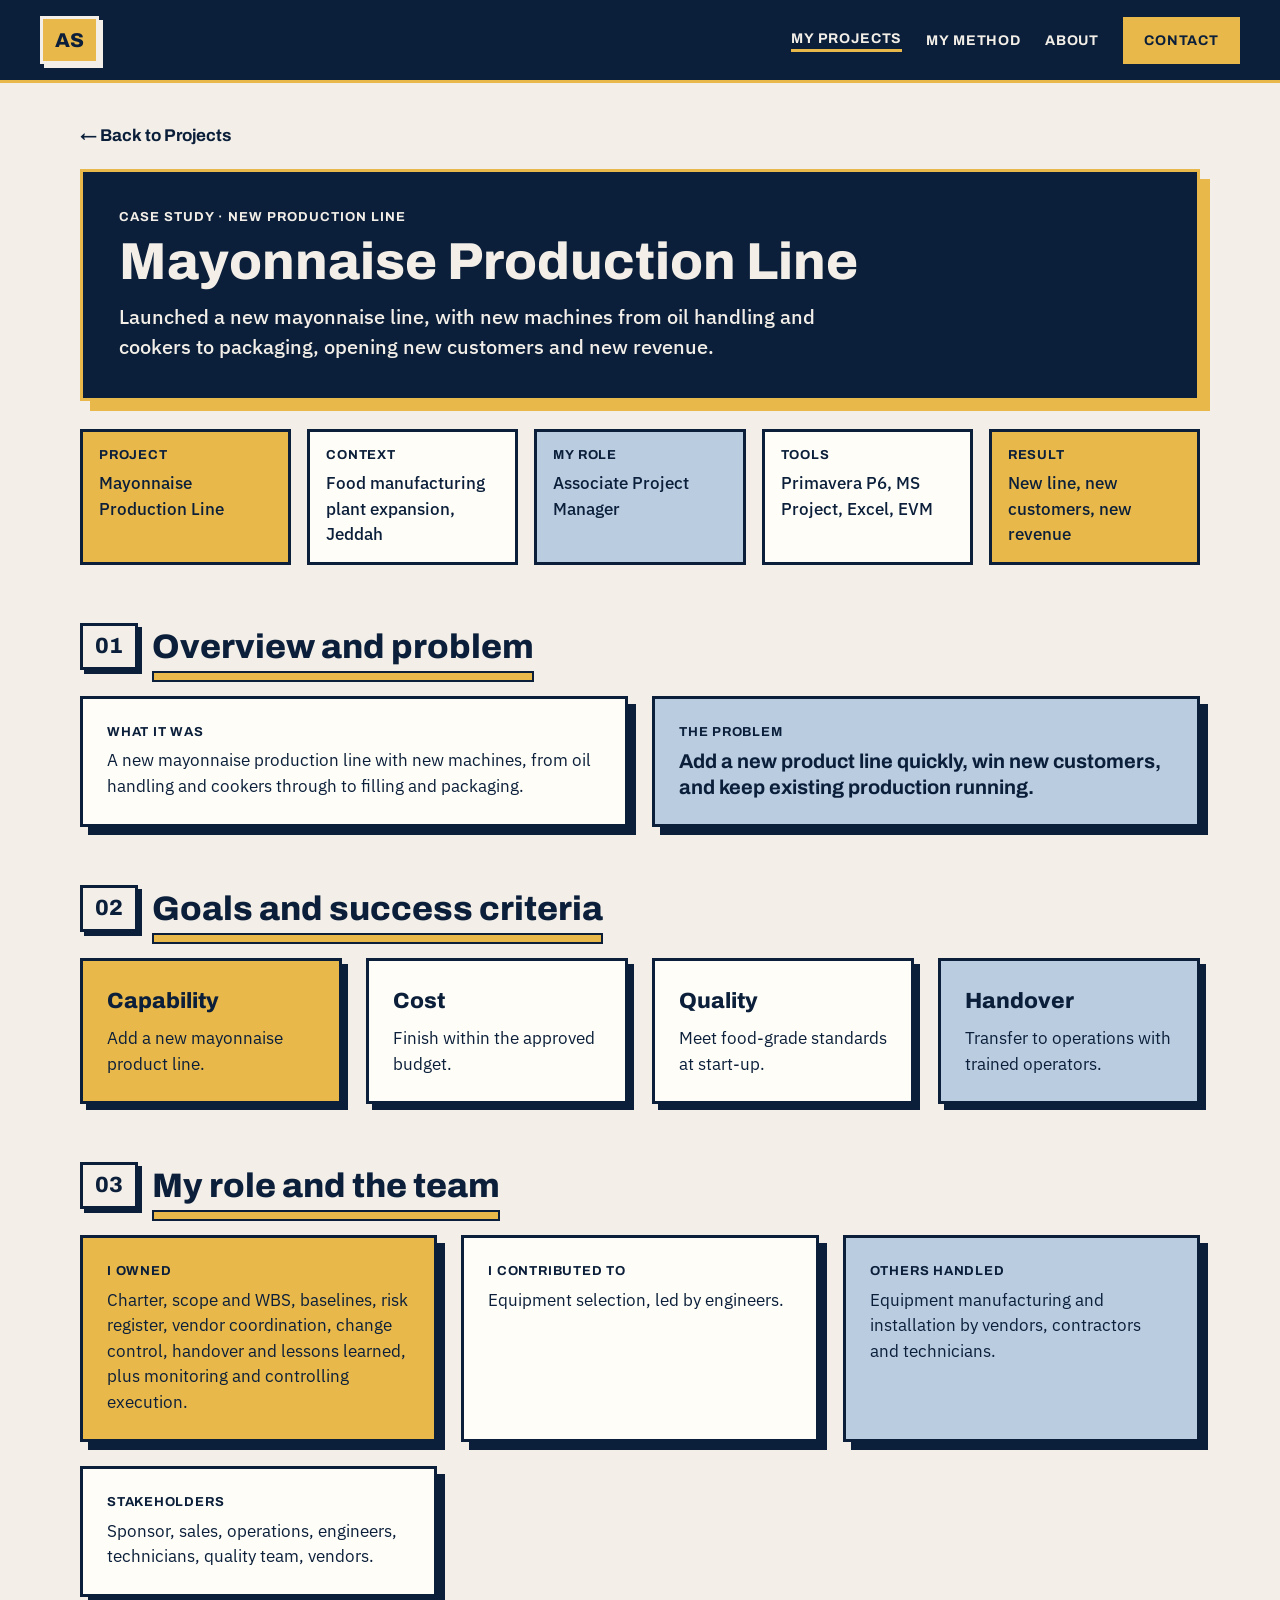
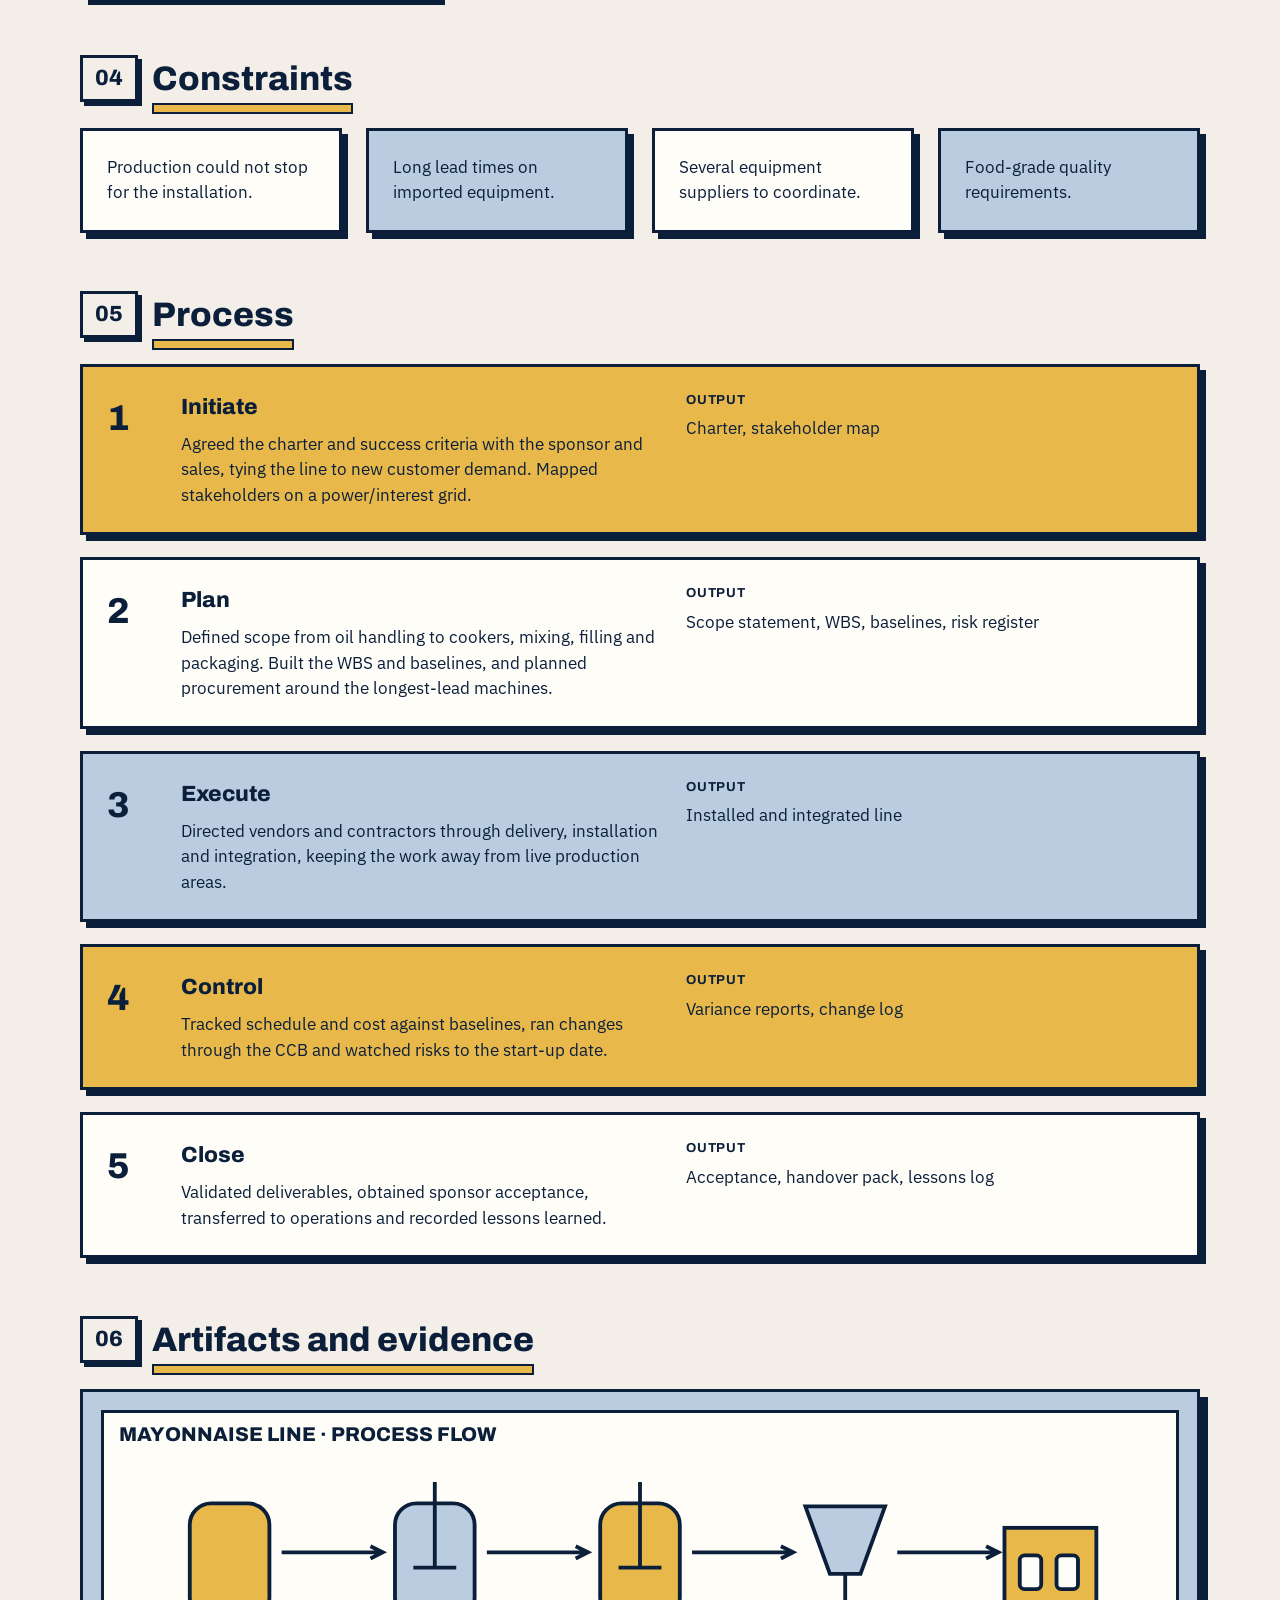
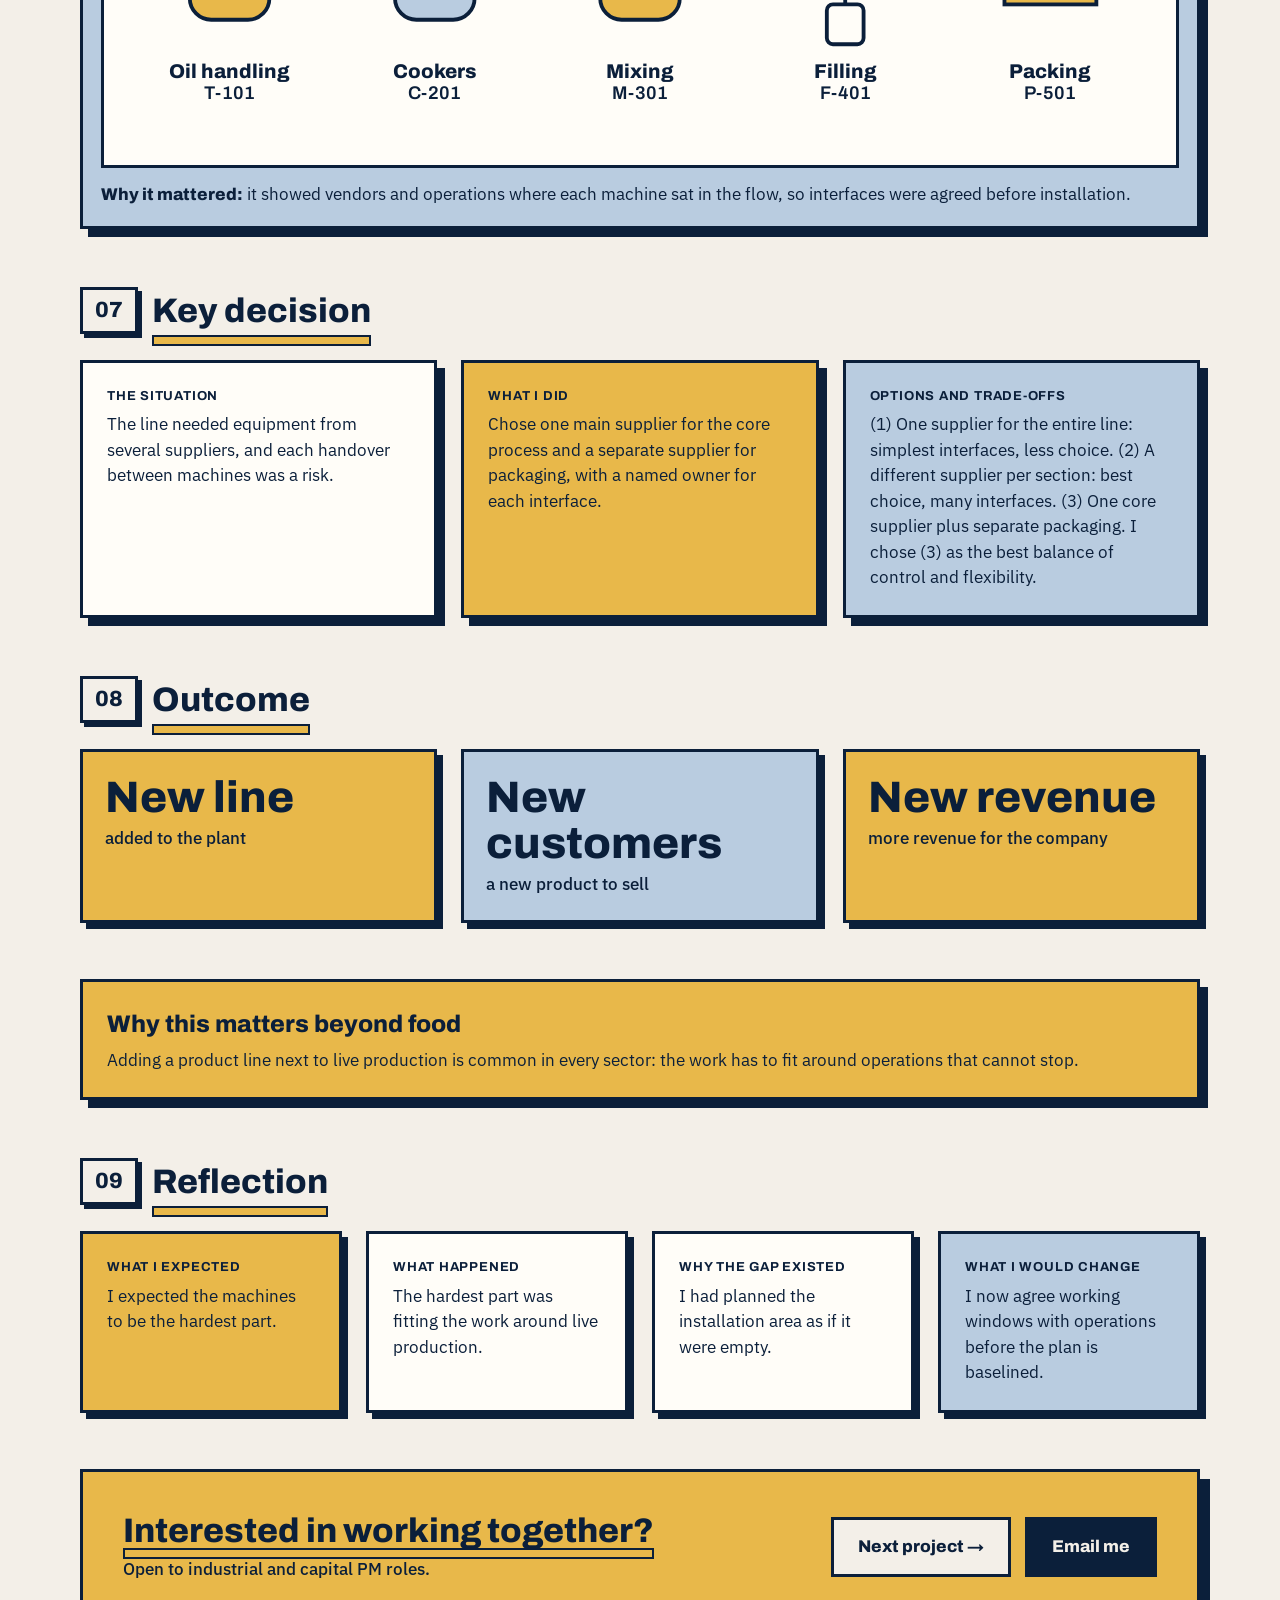
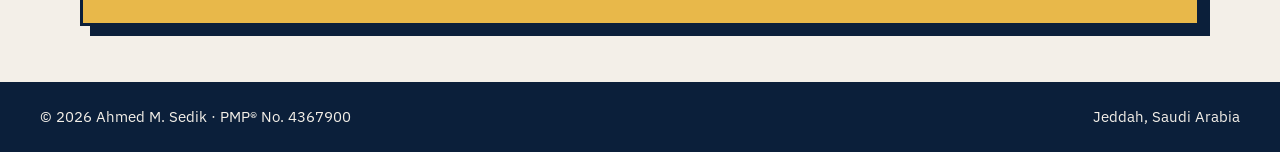
<file: mayo.html>
<!doctype html>
<html lang="en">
<head>
<meta charset="utf-8">
<meta name="viewport" content="width=device-width, initial-scale=1">
<title>Mayonnaise Production Line | Case study</title>
<meta name="description" content="Mayonnaise Production Line | Case study case study by Ahmed M. Sedik, PMP®.">
<meta property="og:title" content="Mayonnaise Production Line | Case study">
<meta property="og:description" content="Mayonnaise Production Line | Case study case study by Ahmed M. Sedik, PMP®.">
<meta property="og:type" content="website">
<meta name="theme-color" content="#0B1F3A">
<link rel="icon" href="data:image/svg+xml,%3Csvg xmlns='http://www.w3.org/2000/svg' viewBox='0 0 64 64'%3E%3Crect width='64' height='64' fill='%23E8B84A' stroke='%230B1F3A' stroke-width='6'/%3E%3Ctext x='32' y='43' text-anchor='middle' font-family='Arial Black,Arial' font-weight='900' font-size='28' fill='%230B1F3A'%3EAS%3C/text%3E%3C/svg%3E">
<link rel="preconnect" href="https://fonts.googleapis.com">
<link rel="preconnect" href="https://fonts.gstatic.com" crossorigin>
<link href="https://fonts.googleapis.com/css2?family=Archivo:wght@500;700;800&family=IBM+Plex+Sans:wght@400;500&display=swap" rel="stylesheet">
<link rel="stylesheet" href="assets/styles.css">
<link rel="stylesheet" href="assets/animations.css">
</head>
<body>
<div style="width:100%;box-sizing:border-box;background:#F3EFE8;;font-family:'IBM Plex Sans',sans-serif;font-size:17px;line-height:1.5;color:#0B1F3A">
<div style="display:flex;flex-wrap:wrap;gap:16px;align-items:center;justify-content:space-between;padding:16px clamp(16px,4vw,40px);background:#0B1F3A;color:#F3EFE8;border-bottom:3px solid #E8B84A"><a href="index.html" aria-label="Home" style="font-family:'Archivo',sans-serif;font-weight:800;font-size:20px;border:3px solid #F3EFE8;background:#E8B84A;padding:6px 12px;box-shadow:4px 4px 0 #F3EFE8;color:#0B1F3A">AS</a><div style="display:flex;flex-wrap:wrap;gap:24px;align-items:center;font-family:'Archivo',sans-serif;font-weight:700;font-size:14px;letter-spacing:.06em;text-transform:uppercase"><a href="index.html#work" style="border-bottom:3px solid #E8B84A">My Projects</a><a href="playbook.html">My method</a><a href="about.html">About</a><a href="index.html#contact" style="padding:10px 18px;border:3px solid #E8B84A;background:#E8B84A;color:#0B1F3A">Contact</a></div></div><div style="max-width:1200px;margin:0 auto;padding:clamp(16px,4vw,40px) clamp(16px,4vw,40px) 0"><a href="index.html#work" style="font-family:'Archivo',sans-serif;font-weight:700">← Back to Projects</a><div style="border:3px solid #E8B84A;background:#0B1F3A;box-shadow:10px 10px 0 #E8B84A;color:#F3EFE8;padding:36px;margin:20px 0 28px"><div style="font-family:'Archivo',sans-serif;font-weight:700;font-size:13px;letter-spacing:.08em;text-transform:uppercase">Case study · New production line</div><h1 style="font-family:'Archivo',sans-serif;font-weight:800;font-size:clamp(30px,8vw,52px);line-height:1.05;margin:8px 0 12px">Mayonnaise Production Line</h1><div style="max-width:760px;font-size:20px;font-weight:500">Launched a new mayonnaise line, with new machines from oil handling and cookers to packaging, opening new customers and new revenue.</div></div><div style="display:grid;grid-template-columns:repeat(auto-fit,minmax(min(100%,200px),1fr));gap:16px"><div style="border:3px solid #0B1F3A;background:#E8B84A;padding:14px 16px;color:#0B1F3A"><div style="font-family:'Archivo',sans-serif;font-weight:700;font-size:13px;letter-spacing:.06em;text-transform:uppercase;margin-bottom:6px">Project</div><div style="font-weight:500">Mayonnaise Production Line</div></div><div style="border:3px solid #0B1F3A;background:#FFFDF8;padding:14px 16px;color:#0B1F3A"><div style="font-family:'Archivo',sans-serif;font-weight:700;font-size:13px;letter-spacing:.06em;text-transform:uppercase;margin-bottom:6px">Context</div><div style="font-weight:500">Food manufacturing plant expansion, Jeddah</div></div><div style="border:3px solid #0B1F3A;background:#B9CCE0;padding:14px 16px;color:#0B1F3A"><div style="font-family:'Archivo',sans-serif;font-weight:700;font-size:13px;letter-spacing:.06em;text-transform:uppercase;margin-bottom:6px">My role</div><div style="font-weight:500">Associate Project Manager</div></div><div style="border:3px solid #0B1F3A;background:#FFFDF8;padding:14px 16px;color:#0B1F3A"><div style="font-family:'Archivo',sans-serif;font-weight:700;font-size:13px;letter-spacing:.06em;text-transform:uppercase;margin-bottom:6px">Tools</div><div style="font-weight:500">Primavera P6, MS Project, Excel, EVM</div></div><div style="border:3px solid #0B1F3A;background:#E8B84A;padding:14px 16px;color:#0B1F3A"><div style="font-family:'Archivo',sans-serif;font-weight:700;font-size:13px;letter-spacing:.06em;text-transform:uppercase;margin-bottom:6px">Result</div><div style="font-weight:500">New line, new customers, new revenue</div></div></div></div><div style="max-width:1200px;margin:0 auto;padding:56px clamp(16px,4vw,40px) 0"><div style="display:flex;align-items:center;gap:14px;margin-bottom:24px"><div style="font-family:'Archivo',sans-serif;font-weight:800;font-size:22px;border:3px solid #0B1F3A;background:#F3EFE8;padding:4px 12px;box-shadow:4px 4px 0 #0B1F3A;color:#0B1F3A">01</div><h2 style="font-family:'Archivo',sans-serif;font-weight:800;font-size:34px;margin:0">Overview and problem</h2></div><div style="display:grid;grid-template-columns:repeat(auto-fit,minmax(min(100%,340px),1fr));gap:24px"><div style="border:3px solid #0B1F3A;background:#FFFDF8;box-shadow:8px 8px 0 #0B1F3A;padding:24px;color:#0B1F3A"><div style="font-family:'Archivo',sans-serif;font-weight:700;font-size:13px;letter-spacing:.06em;text-transform:uppercase;margin-bottom:6px">What it was</div><div>A new mayonnaise production line with new machines, from oil handling and cookers through to filling and packaging.</div></div><div style="border:3px solid #0B1F3A;background:#B9CCE0;box-shadow:8px 8px 0 #0B1F3A;padding:24px;color:#0B1F3A"><div style="font-family:'Archivo',sans-serif;font-weight:700;font-size:13px;letter-spacing:.06em;text-transform:uppercase;margin-bottom:6px">The problem</div><div style="font-family:'Archivo',sans-serif;font-weight:700;font-size:20px;line-height:1.3">Add a new product line quickly, win new customers, and keep existing production running.</div></div></div></div><div style="max-width:1200px;margin:0 auto;padding:56px clamp(16px,4vw,40px) 0"><div style="display:flex;align-items:center;gap:14px;margin-bottom:24px"><div style="font-family:'Archivo',sans-serif;font-weight:800;font-size:22px;border:3px solid #0B1F3A;background:#F3EFE8;padding:4px 12px;box-shadow:4px 4px 0 #0B1F3A;color:#0B1F3A">02</div><h2 style="font-family:'Archivo',sans-serif;font-weight:800;font-size:34px;margin:0">Goals and success criteria</h2></div><div style="display:grid;grid-template-columns:repeat(auto-fit,minmax(min(100%,240px),1fr));gap:24px"><div style="border:3px solid #0B1F3A;background:#E8B84A;box-shadow:6px 6px 0 #0B1F3A;padding:24px;color:#0B1F3A"><div style="font-family:'Archivo',sans-serif;font-weight:800;font-size:22px;margin-bottom:8px">Capability</div><div>Add a new mayonnaise product line.</div></div><div style="border:3px solid #0B1F3A;background:#FFFDF8;box-shadow:6px 6px 0 #0B1F3A;padding:24px;color:#0B1F3A"><div style="font-family:'Archivo',sans-serif;font-weight:800;font-size:22px;margin-bottom:8px">Cost</div><div>Finish within the approved budget.</div></div><div style="border:3px solid #0B1F3A;background:#FFFDF8;box-shadow:6px 6px 0 #0B1F3A;padding:24px;color:#0B1F3A"><div style="font-family:'Archivo',sans-serif;font-weight:800;font-size:22px;margin-bottom:8px">Quality</div><div>Meet food-grade standards at start-up.</div></div><div style="border:3px solid #0B1F3A;background:#B9CCE0;box-shadow:6px 6px 0 #0B1F3A;padding:24px;color:#0B1F3A"><div style="font-family:'Archivo',sans-serif;font-weight:800;font-size:22px;margin-bottom:8px">Handover</div><div>Transfer to operations with trained operators.</div></div></div></div><div style="max-width:1200px;margin:0 auto;padding:56px clamp(16px,4vw,40px) 0"><div style="display:flex;align-items:center;gap:14px;margin-bottom:24px"><div style="font-family:'Archivo',sans-serif;font-weight:800;font-size:22px;border:3px solid #0B1F3A;background:#F3EFE8;padding:4px 12px;box-shadow:4px 4px 0 #0B1F3A;color:#0B1F3A">03</div><h2 style="font-family:'Archivo',sans-serif;font-weight:800;font-size:34px;margin:0">My role and the team</h2></div><div style="display:grid;grid-template-columns:repeat(auto-fit,minmax(min(100%,300px),1fr));gap:24px"><div style="border:3px solid #0B1F3A;background:#E8B84A;box-shadow:8px 8px 0 #0B1F3A;padding:24px;color:#0B1F3A"><div style="font-family:'Archivo',sans-serif;font-weight:700;font-size:13px;letter-spacing:.06em;text-transform:uppercase;margin-bottom:6px">I owned</div><div>Charter, scope and WBS, baselines, risk register, vendor coordination, change control, handover and lessons learned, plus monitoring and controlling execution.</div></div><div style="border:3px solid #0B1F3A;background:#FFFDF8;box-shadow:8px 8px 0 #0B1F3A;padding:24px;color:#0B1F3A"><div style="font-family:'Archivo',sans-serif;font-weight:700;font-size:13px;letter-spacing:.06em;text-transform:uppercase;margin-bottom:6px">I contributed to</div><div>Equipment selection, led by engineers.</div></div><div style="border:3px solid #0B1F3A;background:#B9CCE0;box-shadow:8px 8px 0 #0B1F3A;padding:24px;color:#0B1F3A"><div style="font-family:'Archivo',sans-serif;font-weight:700;font-size:13px;letter-spacing:.06em;text-transform:uppercase;margin-bottom:6px">Others handled</div><div>Equipment manufacturing and installation by vendors, contractors and technicians.</div></div><div style="border:3px solid #0B1F3A;background:#FFFDF8;box-shadow:8px 8px 0 #0B1F3A;padding:24px;color:#0B1F3A"><div style="font-family:'Archivo',sans-serif;font-weight:700;font-size:13px;letter-spacing:.06em;text-transform:uppercase;margin-bottom:6px">Stakeholders</div><div>Sponsor, sales, operations, engineers, technicians, quality team, vendors.</div></div></div></div><div style="max-width:1200px;margin:0 auto;padding:56px clamp(16px,4vw,40px) 0"><div style="display:flex;align-items:center;gap:14px;margin-bottom:24px"><div style="font-family:'Archivo',sans-serif;font-weight:800;font-size:22px;border:3px solid #0B1F3A;background:#F3EFE8;padding:4px 12px;box-shadow:4px 4px 0 #0B1F3A;color:#0B1F3A">04</div><h2 style="font-family:'Archivo',sans-serif;font-weight:800;font-size:34px;margin:0">Constraints</h2></div><div style="display:grid;grid-template-columns:repeat(auto-fit,minmax(min(100%,260px),1fr));gap:24px"><div style="border:3px solid #0B1F3A;background:#FFFDF8;box-shadow:6px 6px 0 #0B1F3A;padding:24px;color:#0B1F3A"><div>Production could not stop for the installation.</div></div><div style="border:3px solid #0B1F3A;background:#B9CCE0;box-shadow:6px 6px 0 #0B1F3A;padding:24px;color:#0B1F3A"><div>Long lead times on imported equipment.</div></div><div style="border:3px solid #0B1F3A;background:#FFFDF8;box-shadow:6px 6px 0 #0B1F3A;padding:24px;color:#0B1F3A"><div>Several equipment suppliers to coordinate.</div></div><div style="border:3px solid #0B1F3A;background:#B9CCE0;box-shadow:6px 6px 0 #0B1F3A;padding:24px;color:#0B1F3A"><div>Food-grade quality requirements.</div></div></div></div><div style="max-width:1200px;margin:0 auto;padding:56px clamp(16px,4vw,40px) 0"><div style="display:flex;align-items:center;gap:14px;margin-bottom:24px"><div style="font-family:'Archivo',sans-serif;font-weight:800;font-size:22px;border:3px solid #0B1F3A;background:#F3EFE8;padding:4px 12px;box-shadow:4px 4px 0 #0B1F3A;color:#0B1F3A">05</div><h2 style="font-family:'Archivo',sans-serif;font-weight:800;font-size:34px;margin:0">Process</h2></div><div style="display:flex;flex-direction:column;gap:22px"><div style="border:3px solid #0B1F3A;background:#E8B84A;box-shadow:6px 6px 0 #0B1F3A;padding:24px;color:#0B1F3A"><div style="display:flex;flex-wrap:wrap;gap:18px;align-items:flex-start"><div style="font-family:'Archivo',sans-serif;font-weight:800;font-size:36px;min-width:56px">1</div><div style="flex:1;min-width:260px"><div style="font-family:'Archivo',sans-serif;font-weight:800;font-size:22px;margin-bottom:8px">Initiate</div><div>Agreed the charter and success criteria with the sponsor and sales, tying the line to new customer demand. Mapped stakeholders on a power/interest grid.</div></div><div style="flex:1;min-width:220px"><div style="font-family:'Archivo',sans-serif;font-weight:700;font-size:13px;letter-spacing:.06em;text-transform:uppercase;margin-bottom:6px">Output</div><div>Charter, stakeholder map</div></div></div></div><div style="border:3px solid #0B1F3A;background:#FFFDF8;box-shadow:6px 6px 0 #0B1F3A;padding:24px;color:#0B1F3A"><div style="display:flex;flex-wrap:wrap;gap:18px;align-items:flex-start"><div style="font-family:'Archivo',sans-serif;font-weight:800;font-size:36px;min-width:56px">2</div><div style="flex:1;min-width:260px"><div style="font-family:'Archivo',sans-serif;font-weight:800;font-size:22px;margin-bottom:8px">Plan</div><div>Defined scope from oil handling to cookers, mixing, filling and packaging. Built the WBS and baselines, and planned procurement around the longest-lead machines.</div></div><div style="flex:1;min-width:220px"><div style="font-family:'Archivo',sans-serif;font-weight:700;font-size:13px;letter-spacing:.06em;text-transform:uppercase;margin-bottom:6px">Output</div><div>Scope statement, WBS, baselines, risk register</div></div></div></div><div style="border:3px solid #0B1F3A;background:#B9CCE0;box-shadow:6px 6px 0 #0B1F3A;padding:24px;color:#0B1F3A"><div style="display:flex;flex-wrap:wrap;gap:18px;align-items:flex-start"><div style="font-family:'Archivo',sans-serif;font-weight:800;font-size:36px;min-width:56px">3</div><div style="flex:1;min-width:260px"><div style="font-family:'Archivo',sans-serif;font-weight:800;font-size:22px;margin-bottom:8px">Execute</div><div>Directed vendors and contractors through delivery, installation and integration, keeping the work away from live production areas.</div></div><div style="flex:1;min-width:220px"><div style="font-family:'Archivo',sans-serif;font-weight:700;font-size:13px;letter-spacing:.06em;text-transform:uppercase;margin-bottom:6px">Output</div><div>Installed and integrated line</div></div></div></div><div style="border:3px solid #0B1F3A;background:#E8B84A;box-shadow:6px 6px 0 #0B1F3A;padding:24px;color:#0B1F3A"><div style="display:flex;flex-wrap:wrap;gap:18px;align-items:flex-start"><div style="font-family:'Archivo',sans-serif;font-weight:800;font-size:36px;min-width:56px">4</div><div style="flex:1;min-width:260px"><div style="font-family:'Archivo',sans-serif;font-weight:800;font-size:22px;margin-bottom:8px">Control</div><div>Tracked schedule and cost against baselines, ran changes through the CCB and watched risks to the start-up date.</div></div><div style="flex:1;min-width:220px"><div style="font-family:'Archivo',sans-serif;font-weight:700;font-size:13px;letter-spacing:.06em;text-transform:uppercase;margin-bottom:6px">Output</div><div>Variance reports, change log</div></div></div></div><div style="border:3px solid #0B1F3A;background:#FFFDF8;box-shadow:6px 6px 0 #0B1F3A;padding:24px;color:#0B1F3A"><div style="display:flex;flex-wrap:wrap;gap:18px;align-items:flex-start"><div style="font-family:'Archivo',sans-serif;font-weight:800;font-size:36px;min-width:56px">5</div><div style="flex:1;min-width:260px"><div style="font-family:'Archivo',sans-serif;font-weight:800;font-size:22px;margin-bottom:8px">Close</div><div>Validated deliverables, obtained sponsor acceptance, transferred to operations and recorded lessons learned.</div></div><div style="flex:1;min-width:220px"><div style="font-family:'Archivo',sans-serif;font-weight:700;font-size:13px;letter-spacing:.06em;text-transform:uppercase;margin-bottom:6px">Output</div><div>Acceptance, handover pack, lessons log</div></div></div></div></div></div><div style="max-width:1200px;margin:0 auto;padding:56px clamp(16px,4vw,40px) 0"><div style="display:flex;align-items:center;gap:14px;margin-bottom:24px"><div style="font-family:'Archivo',sans-serif;font-weight:800;font-size:22px;border:3px solid #0B1F3A;background:#F3EFE8;padding:4px 12px;box-shadow:4px 4px 0 #0B1F3A;color:#0B1F3A">06</div><h2 style="font-family:'Archivo',sans-serif;font-weight:800;font-size:34px;margin:0">Artifacts and evidence</h2></div><div style="border:3px solid #0B1F3A;background:#B9CCE0;box-shadow:8px 8px 0 #0B1F3A;padding:18px;color:#0B1F3A"><div style="border:3px solid #0B1F3A;background:#FFFDF8;overflow:hidden;color:#0B1F3A"><svg viewBox="0 0 700 230" xmlns="http://www.w3.org/2000/svg" style="width:100%;height:auto;display:block" role="img" aria-label="Process flow diagram of the mayonnaise line"><rect width="700" height="230" fill="#FFFDF8"/><text x="10" y="18" text-anchor="start" font-family="Archivo,sans-serif" font-weight="800" font-size="13" fill="#0B1F3A">MAYONNAISE LINE · PROCESS FLOW</text><rect x="56.0" y="59" width="52" height="76" rx="14" fill="#E8B84A" stroke="#0B1F3A" stroke-width="2.5"/><text x="82.0" y="173" text-anchor="middle" font-family="Archivo,sans-serif" font-weight="800" font-size="13" fill="#0B1F3A">Oil handling</text><text x="82.0" y="187" text-anchor="middle" font-family="Archivo,sans-serif" font-weight="600" font-size="12" fill="#0B1F3A">T-101</text><path d="M116.0 91L182.0 91M174 87L182.0 91L174 95" fill="none" stroke="#0B1F3A" stroke-width="2.5"/><rect x="190.0" y="59" width="52" height="76" rx="14" fill="#B9CCE0" stroke="#0B1F3A" stroke-width="2.5"/><path d="M216.0 45V101M202.0 101H230.0" fill="none" stroke="#0B1F3A" stroke-width="2.5"/><text x="216.0" y="173" text-anchor="middle" font-family="Archivo,sans-serif" font-weight="800" font-size="13" fill="#0B1F3A">Cookers</text><text x="216.0" y="187" text-anchor="middle" font-family="Archivo,sans-serif" font-weight="600" font-size="12" fill="#0B1F3A">C-201</text><path d="M250.0 91L316.0 91M308 87L316.0 91L308 95" fill="none" stroke="#0B1F3A" stroke-width="2.5"/><rect x="324.0" y="59" width="52" height="76" rx="14" fill="#E8B84A" stroke="#0B1F3A" stroke-width="2.5"/><path d="M350.0 45V101M336.0 101H364.0" fill="none" stroke="#0B1F3A" stroke-width="2.5"/><text x="350.0" y="173" text-anchor="middle" font-family="Archivo,sans-serif" font-weight="800" font-size="13" fill="#0B1F3A">Mixing</text><text x="350.0" y="187" text-anchor="middle" font-family="Archivo,sans-serif" font-weight="600" font-size="12" fill="#0B1F3A">M-301</text><path d="M384.0 91L450.0 91M442 87L450.0 91L442 95" fill="none" stroke="#0B1F3A" stroke-width="2.5"/><path d="M458.0 61H510.0L494.0 105H474.0Z" fill="#B9CCE0" stroke="#0B1F3A" stroke-width="2.5"/><path d="M484.0 105V125" stroke="#0B1F3A" stroke-width="2.5"/><rect x="472.0" y="125" width="24" height="26" rx="4" fill="#FFFDF8" stroke="#0B1F3A" stroke-width="2.5"/><text x="484.0" y="173" text-anchor="middle" font-family="Archivo,sans-serif" font-weight="800" font-size="13" fill="#0B1F3A">Filling</text><text x="484.0" y="187" text-anchor="middle" font-family="Archivo,sans-serif" font-weight="600" font-size="12" fill="#0B1F3A">F-401</text><path d="M518.0 91L584.0 91M576 87L584.0 91L576 95" fill="none" stroke="#0B1F3A" stroke-width="2.5"/><rect x="588.0" y="75" width="60" height="50" fill="#E8B84A" stroke="#0B1F3A" stroke-width="2.5"/><rect x="598.0" y="93" width="14" height="22" rx="3" fill="#FFFDF8" stroke="#0B1F3A" stroke-width="2.5"/><rect x="622.0" y="93" width="14" height="22" rx="3" fill="#FFFDF8" stroke="#0B1F3A" stroke-width="2.5"/><text x="618.0" y="173" text-anchor="middle" font-family="Archivo,sans-serif" font-weight="800" font-size="13" fill="#0B1F3A">Packing</text><text x="618.0" y="187" text-anchor="middle" font-family="Archivo,sans-serif" font-weight="600" font-size="12" fill="#0B1F3A">P-501</text></svg></div><div style="margin-top:14px"><b style="font-family:'Archivo',sans-serif;font-weight:800">Why it mattered:</b> it showed vendors and operations where each machine sat in the flow, so interfaces were agreed before installation.</div></div></div><div style="max-width:1200px;margin:0 auto;padding:56px clamp(16px,4vw,40px) 0"><div style="display:flex;align-items:center;gap:14px;margin-bottom:24px"><div style="font-family:'Archivo',sans-serif;font-weight:800;font-size:22px;border:3px solid #0B1F3A;background:#F3EFE8;padding:4px 12px;box-shadow:4px 4px 0 #0B1F3A;color:#0B1F3A">07</div><h2 style="font-family:'Archivo',sans-serif;font-weight:800;font-size:34px;margin:0">Key decision</h2></div><div style="display:grid;grid-template-columns:repeat(auto-fit,minmax(min(100%,320px),1fr));gap:24px"><div style="border:3px solid #0B1F3A;background:#FFFDF8;box-shadow:8px 8px 0 #0B1F3A;padding:24px;color:#0B1F3A"><div style="font-family:'Archivo',sans-serif;font-weight:700;font-size:13px;letter-spacing:.06em;text-transform:uppercase;margin-bottom:6px">The situation</div><div>The line needed equipment from several suppliers, and each handover between machines was a risk.</div></div><div style="border:3px solid #0B1F3A;background:#E8B84A;box-shadow:8px 8px 0 #0B1F3A;padding:24px;color:#0B1F3A"><div style="font-family:'Archivo',sans-serif;font-weight:700;font-size:13px;letter-spacing:.06em;text-transform:uppercase;margin-bottom:6px">What I did</div><div>Chose one main supplier for the core process and a separate supplier for packaging, with a named owner for each interface.</div></div><div style="border:3px solid #0B1F3A;background:#B9CCE0;box-shadow:8px 8px 0 #0B1F3A;padding:24px;color:#0B1F3A"><div style="font-family:'Archivo',sans-serif;font-weight:700;font-size:13px;letter-spacing:.06em;text-transform:uppercase;margin-bottom:6px">Options and trade-offs</div><div>(1) One supplier for the entire line: simplest interfaces, less choice. (2) A different supplier per section: best choice, many interfaces. (3) One core supplier plus separate packaging. I chose (3) as the best balance of control and flexibility.</div></div></div></div><div style="max-width:1200px;margin:0 auto;padding:56px clamp(16px,4vw,40px) 0"><div style="display:flex;align-items:center;gap:14px;margin-bottom:24px"><div style="font-family:'Archivo',sans-serif;font-weight:800;font-size:22px;border:3px solid #0B1F3A;background:#F3EFE8;padding:4px 12px;box-shadow:4px 4px 0 #0B1F3A;color:#0B1F3A">08</div><h2 style="font-family:'Archivo',sans-serif;font-weight:800;font-size:34px;margin:0">Outcome</h2></div><div style="display:grid;grid-template-columns:repeat(auto-fit,minmax(min(100%,260px),1fr));gap:24px"><div style="border:3px solid #0B1F3A;background:#E8B84A;box-shadow:6px 6px 0 #0B1F3A;padding:22px;color:#0B1F3A"><div style="font-family:'Archivo',sans-serif;font-weight:800;font-size:44px;line-height:1.05">New line</div><div style="font-weight:500;margin-top:6px">added to the plant</div></div><div style="border:3px solid #0B1F3A;background:#B9CCE0;box-shadow:6px 6px 0 #0B1F3A;padding:22px;color:#0B1F3A"><div style="font-family:'Archivo',sans-serif;font-weight:800;font-size:44px;line-height:1.05">New customers</div><div style="font-weight:500;margin-top:6px">a new product to sell</div></div><div style="border:3px solid #0B1F3A;background:#E8B84A;box-shadow:6px 6px 0 #0B1F3A;padding:22px;color:#0B1F3A"><div style="font-family:'Archivo',sans-serif;font-weight:800;font-size:44px;line-height:1.05">New revenue</div><div style="font-weight:500;margin-top:6px">more revenue for the company</div></div></div></div><div style="max-width:1200px;margin:0 auto;padding:56px clamp(16px,4vw,40px) 0"><div style="border:3px solid #0B1F3A;background:#E8B84A;box-shadow:8px 8px 0 #0B1F3A;padding:24px;color:#0B1F3A"><div style="font-family:'Archivo',sans-serif;font-weight:800;font-size:24px;margin-bottom:6px">Why this matters beyond food</div><div>Adding a product line next to live production is common in every sector: the work has to fit around operations that cannot stop.</div></div></div><div style="max-width:1200px;margin:0 auto;padding:56px clamp(16px,4vw,40px) 0"><div style="display:flex;align-items:center;gap:14px;margin-bottom:24px"><div style="font-family:'Archivo',sans-serif;font-weight:800;font-size:22px;border:3px solid #0B1F3A;background:#F3EFE8;padding:4px 12px;box-shadow:4px 4px 0 #0B1F3A;color:#0B1F3A">09</div><h2 style="font-family:'Archivo',sans-serif;font-weight:800;font-size:34px;margin:0">Reflection</h2></div><div style="display:grid;grid-template-columns:repeat(auto-fit,minmax(min(100%,240px),1fr));gap:24px"><div style="border:3px solid #0B1F3A;background:#E8B84A;box-shadow:6px 6px 0 #0B1F3A;padding:24px;color:#0B1F3A"><div style="font-family:'Archivo',sans-serif;font-weight:700;font-size:13px;letter-spacing:.06em;text-transform:uppercase;margin-bottom:6px">What I expected</div><div>I expected the machines to be the hardest part.</div></div><div style="border:3px solid #0B1F3A;background:#FFFDF8;box-shadow:6px 6px 0 #0B1F3A;padding:24px;color:#0B1F3A"><div style="font-family:'Archivo',sans-serif;font-weight:700;font-size:13px;letter-spacing:.06em;text-transform:uppercase;margin-bottom:6px">What happened</div><div>The hardest part was fitting the work around live production.</div></div><div style="border:3px solid #0B1F3A;background:#FFFDF8;box-shadow:6px 6px 0 #0B1F3A;padding:24px;color:#0B1F3A"><div style="font-family:'Archivo',sans-serif;font-weight:700;font-size:13px;letter-spacing:.06em;text-transform:uppercase;margin-bottom:6px">Why the gap existed</div><div>I had planned the installation area as if it were empty.</div></div><div style="border:3px solid #0B1F3A;background:#B9CCE0;box-shadow:6px 6px 0 #0B1F3A;padding:24px;color:#0B1F3A"><div style="font-family:'Archivo',sans-serif;font-weight:700;font-size:13px;letter-spacing:.06em;text-transform:uppercase;margin-bottom:6px">What I would change</div><div>I now agree working windows with operations before the plan is baselined.</div></div></div></div><div style="margin:56px auto 0;max-width:1200px;padding:0 clamp(16px,4vw,40px) 56px"><div style="border:3px solid #0B1F3A;background:#E8B84A;box-shadow:10px 10px 0 #0B1F3A;padding:clamp(16px,4vw,40px);display:flex;flex-wrap:wrap;gap:24px;align-items:center;justify-content:space-between;color:#0B1F3A"><div><h2 style="font-family:'Archivo',sans-serif;font-weight:800;font-size:34px;line-height:1.1;margin:0 0 8px">Interested in working together?</h2><div style="font-weight:500">Open to industrial and capital PM roles.</div></div><div style="display:flex;flex-wrap:wrap;gap:14px"><a href="cheese.html" style="font-family:'Archivo',sans-serif;font-weight:800;border:3px solid #0B1F3A;background:#F3EFE8;padding:14px 24px;color:#0B1F3A">Next project →</a><a href="mailto:craftedbyahmad@gmail.com" style="font-family:'Archivo',sans-serif;font-weight:800;border:3px solid #0B1F3A;background:#0B1F3A;;padding:14px 24px;color:#F3EFE8">Email me</a></div></div></div><div style="background:#0B1F3A;;padding:24px clamp(16px,4vw,40px);display:flex;flex-wrap:wrap;gap:12px;justify-content:space-between;font-size:15px;color:#F3EFE8"><span>© 2026 Ahmed M. Sedik · PMP® No. 4367900</span><span>Jeddah, Saudi Arabia</span></div>
</div>
<script src="assets/animations.js" defer></script>
</body>
</html>
</file>
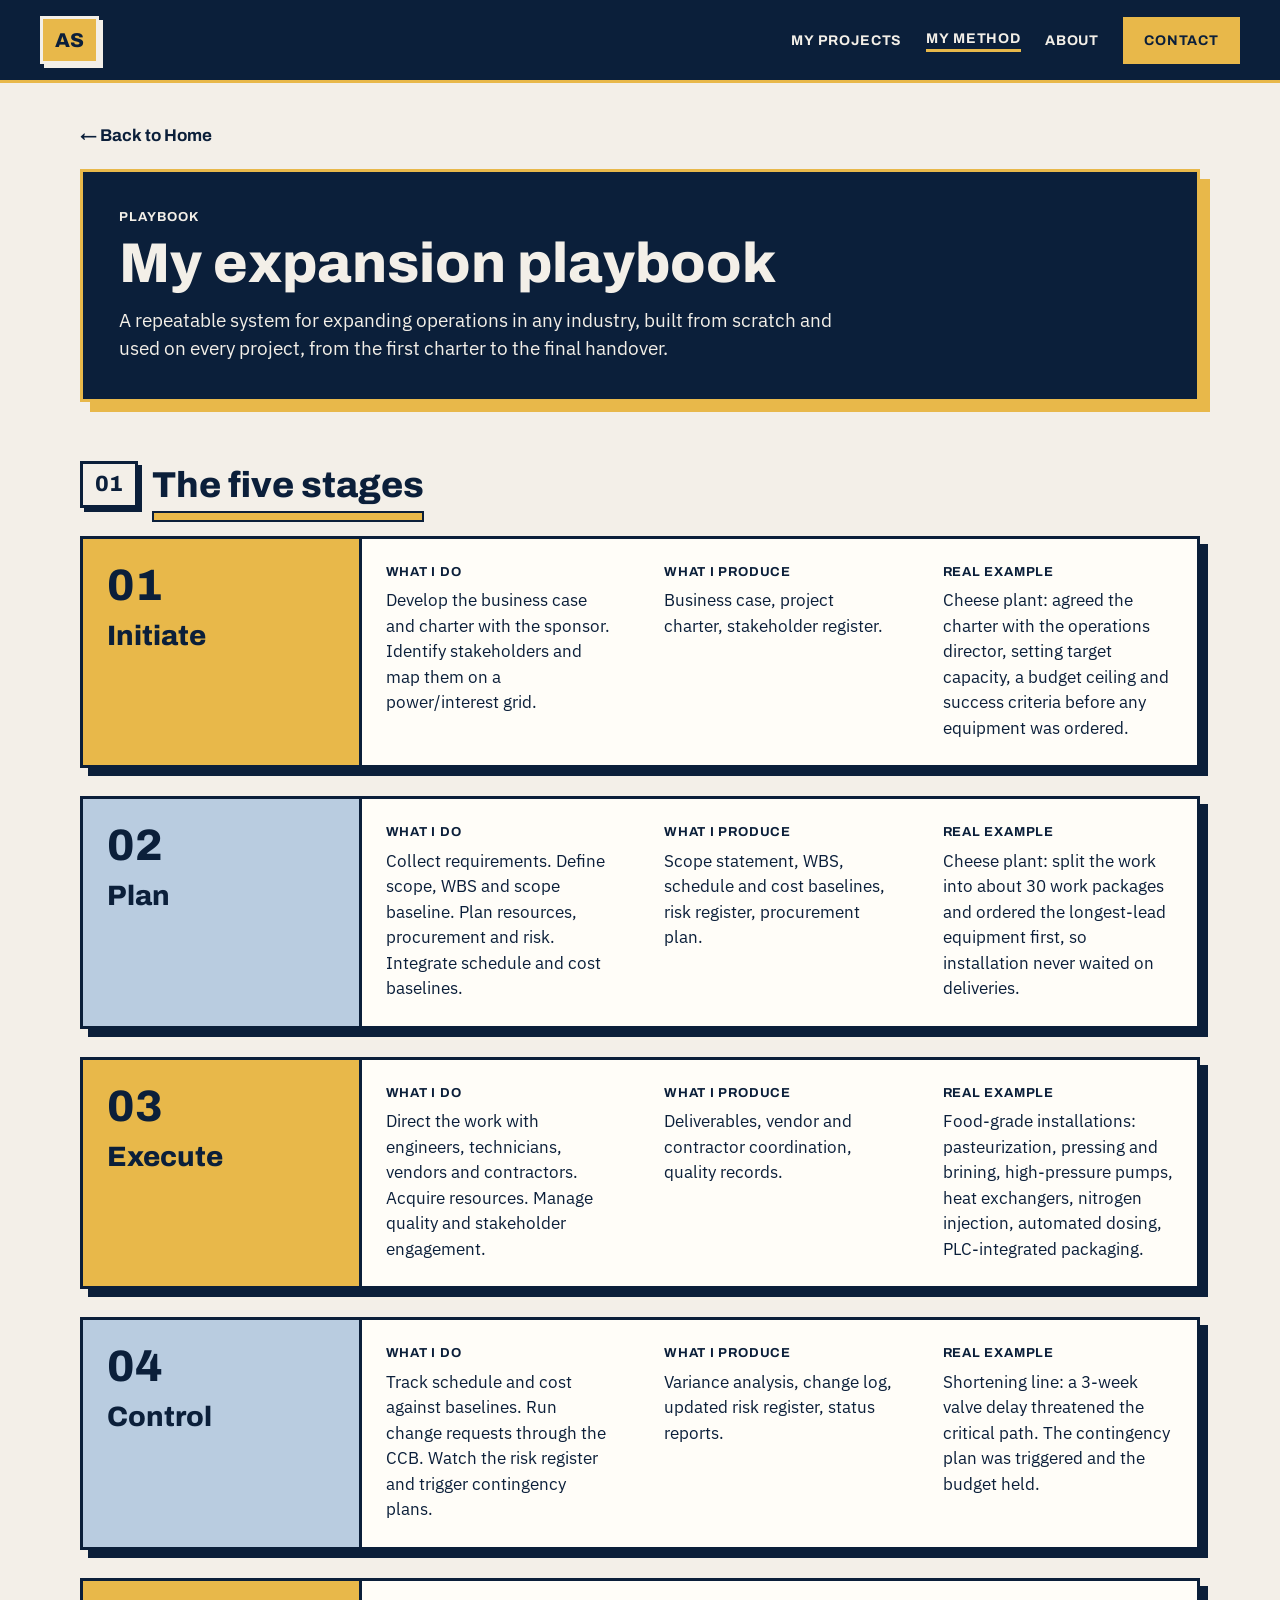
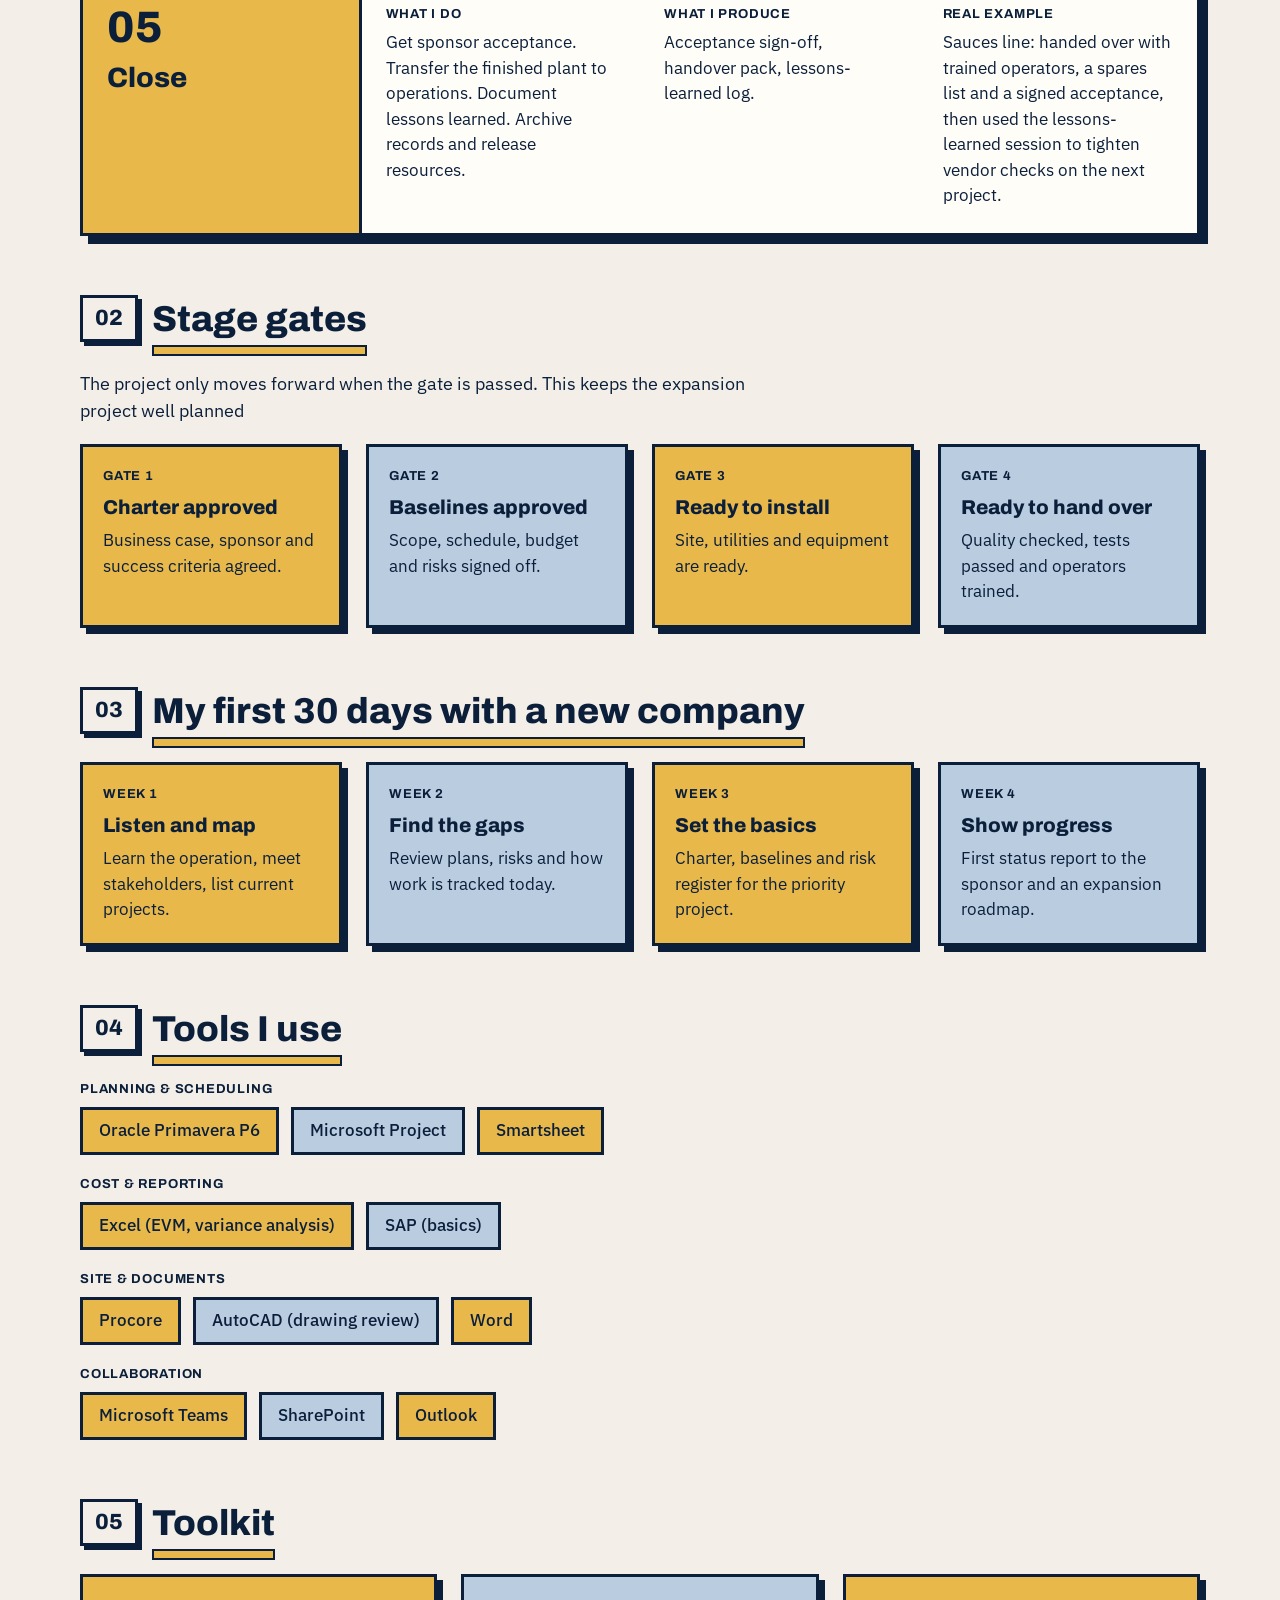
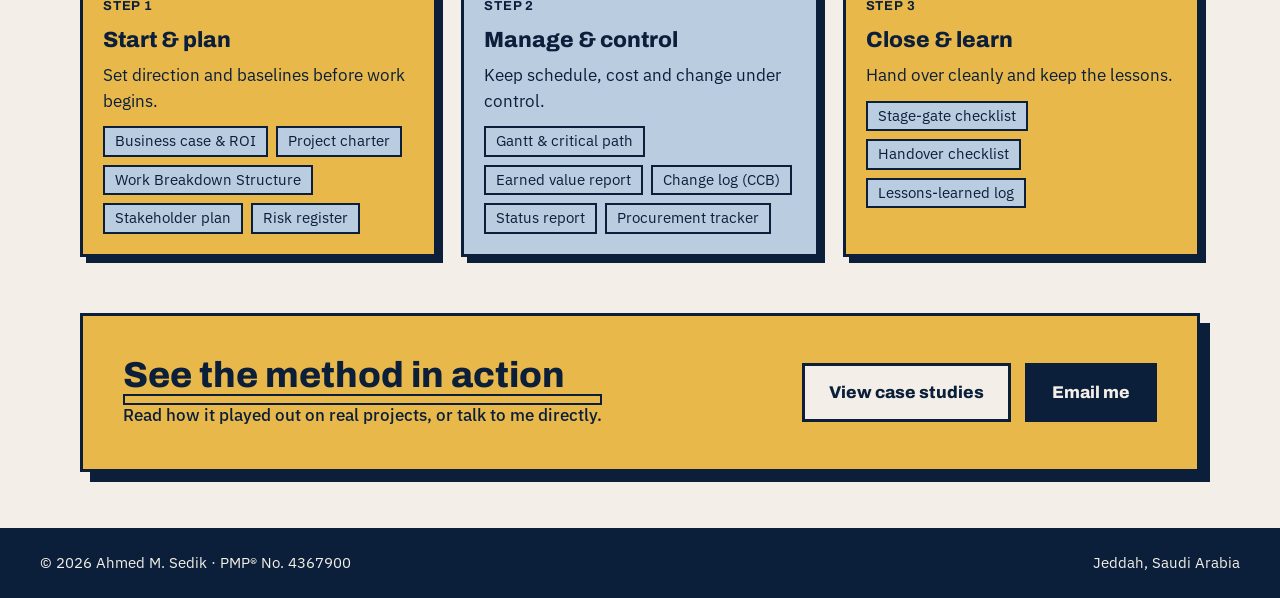
<file: playbook.html>
<!doctype html>
<html lang="en">
<head>
<meta charset="utf-8">
<meta name="viewport" content="width=device-width, initial-scale=1">
<title>Playbook | Ahmed M. Sedik, PMP</title>
<meta name="description" content="My expansion playbook: stages, stage gates, risk watchlist, tools and toolkit.">
<meta property="og:title" content="Playbook | Ahmed M. Sedik, PMP">
<meta property="og:description" content="My expansion playbook: stages, stage gates, risk watchlist, tools and toolkit.">
<meta property="og:type" content="website">
<meta name="theme-color" content="#0B1F3A">
<link rel="icon" href="data:image/svg+xml,%3Csvg xmlns='http://www.w3.org/2000/svg' viewBox='0 0 64 64'%3E%3Crect width='64' height='64' fill='%23E8B84A' stroke='%230B1F3A' stroke-width='6'/%3E%3Ctext x='32' y='43' text-anchor='middle' font-family='Arial Black,Arial' font-weight='900' font-size='28' fill='%230B1F3A'%3EAS%3C/text%3E%3C/svg%3E">
<link rel="preconnect" href="https://fonts.googleapis.com">
<link rel="preconnect" href="https://fonts.gstatic.com" crossorigin>
<link href="https://fonts.googleapis.com/css2?family=Archivo:wght@500;700;800&family=IBM+Plex+Sans:wght@400;500&display=swap" rel="stylesheet">
<link rel="stylesheet" href="assets/styles.css">
<link rel="stylesheet" href="assets/animations.css">
</head>
<body>
<div style="width:100%;box-sizing:border-box;background:#F3EFE8;;font-family:'IBM Plex Sans',sans-serif;font-size:17px;line-height:1.5;color:#0B1F3A">
<div style="display:flex;flex-wrap:wrap;gap:16px;align-items:center;justify-content:space-between;padding:16px clamp(16px,4vw,40px);background:#0B1F3A;color:#F3EFE8;border-bottom:3px solid #E8B84A">
<a href="index.html" aria-label="Home" style="font-family:'Archivo',sans-serif;font-weight:800;font-size:20px;border:3px solid #F3EFE8;background:#E8B84A;padding:6px 12px;box-shadow:4px 4px 0 #F3EFE8;color:#0B1F3A">AS</a>
<div style="display:flex;flex-wrap:wrap;gap:24px;align-items:center;font-family:'Archivo',sans-serif;font-weight:700;font-size:14px;letter-spacing:.06em;text-transform:uppercase"><a href="index.html#work">My Projects</a><a href="playbook.html" style="border-bottom: 3px solid #E8B84A">My method</a><a href="about.html">About</a><a href="index.html#contact" style=" padding: 10px 18px;border:3px solid #E8B84A;background:#E8B84A;color:#0B1F3A">Contact</a></div></div>
<div style="max-width:1200px;margin:0 auto;padding:clamp(16px,4vw,40px) clamp(16px,4vw,40px) 0">
<a href="index.html" style="font-family:'Archivo',sans-serif;font-weight:700">← Back to Home</a>
<div style="border:3px solid #E8B84A;background:#0B1F3A;box-shadow:10px 10px 0 #E8B84A;color:#F3EFE8;padding:36px;margin-top:20px">
<div style="font-family:'Archivo',sans-serif;font-weight:700;font-size:13px;letter-spacing:.08em;text-transform:uppercase">Playbook</div>
<h1 style="font-family:'Archivo',sans-serif;font-weight:800;font-size:clamp(30px,8vw,56px);line-height:1.05;margin:8px 0 12px">My expansion playbook</h1>
<div style="max-width:720px;font-size:19px">A repeatable system for expanding operations in any industry, built from scratch and used on every project, from the first charter to the final handover.</div>
</div></div>
<div style="max-width:1200px;margin:0 auto;padding:56px clamp(16px,4vw,40px) 0">
<div style="display:flex;align-items:center;gap:14px;margin-bottom:24px"><div style="font-family:'Archivo',sans-serif;font-weight:800;font-size:22px;border:3px solid #0B1F3A;background:#F3EFE8;padding:4px 12px;box-shadow:4px 4px 0 #0B1F3A;color:#0B1F3A">01</div><h2 style="font-family:'Archivo',sans-serif;font-weight:800;font-size:36px;margin:0">The five stages</h2></div>
<div style="display:flex;flex-direction:column;gap:28px">
<div style="border:3px solid #0B1F3A;background:#FFFDF8;box-shadow:8px 8px 0 #0B1F3A;display:grid;grid-template-columns:repeat(auto-fit,minmax(min(100%,260px),1fr));gap:0;color:#0B1F3A">
<div style="background:#E8B84A;border-right:3px solid #0B1F3A;padding:24px;display:flex;flex-direction:column;gap:8px;color:#0B1F3A"><div style="font-family:'Archivo',sans-serif;font-weight:800;font-size:44px;line-height:1">01</div><div style="font-family:'Archivo',sans-serif;font-weight:800;font-size:28px">Initiate</div></div>
<div style="padding:24px"><div><div style="font-family:'Archivo',sans-serif;font-weight:700;font-size:13px;letter-spacing:.06em;text-transform:uppercase;margin-bottom:6px">What I do</div><div>Develop the business case and charter with the sponsor. Identify stakeholders and map them on a power/interest grid.</div></div></div>
<div style="padding:24px"><div><div style="font-family:'Archivo',sans-serif;font-weight:700;font-size:13px;letter-spacing:.06em;text-transform:uppercase;margin-bottom:6px">What I produce</div><div>Business case, project charter, stakeholder register.</div></div></div>
<div style="padding:24px;background:#FFFDF8;color:#0B1F3A"><div><div style="font-family:'Archivo',sans-serif;font-weight:700;font-size:13px;letter-spacing:.06em;text-transform:uppercase;margin-bottom:6px">Real example</div><div>Cheese plant: agreed the charter with the operations director, setting target capacity, a budget ceiling and success criteria before any equipment was ordered.</div></div></div>
</div>
<div style="border:3px solid #0B1F3A;background:#FFFDF8;box-shadow:8px 8px 0 #0B1F3A;display:grid;grid-template-columns:repeat(auto-fit,minmax(min(100%,260px),1fr));gap:0;color:#0B1F3A">
<div style="background:#B9CCE0;border-right:3px solid #0B1F3A;padding:24px;display:flex;flex-direction:column;gap:8px;color:#0B1F3A"><div style="font-family:'Archivo',sans-serif;font-weight:800;font-size:44px;line-height:1">02</div><div style="font-family:'Archivo',sans-serif;font-weight:800;font-size:28px">Plan</div></div>
<div style="padding:24px"><div><div style="font-family:'Archivo',sans-serif;font-weight:700;font-size:13px;letter-spacing:.06em;text-transform:uppercase;margin-bottom:6px">What I do</div><div>Collect requirements. Define scope, WBS and scope baseline. Plan resources, procurement and risk. Integrate schedule and cost baselines.</div></div></div>
<div style="padding:24px"><div><div style="font-family:'Archivo',sans-serif;font-weight:700;font-size:13px;letter-spacing:.06em;text-transform:uppercase;margin-bottom:6px">What I produce</div><div>Scope statement, WBS, schedule and cost baselines, risk register, procurement plan.</div></div></div>
<div style="padding:24px;background:#FFFDF8;color:#0B1F3A"><div><div style="font-family:'Archivo',sans-serif;font-weight:700;font-size:13px;letter-spacing:.06em;text-transform:uppercase;margin-bottom:6px">Real example</div><div>Cheese plant: split the work into about 30 work packages and ordered the longest-lead equipment first, so installation never waited on deliveries.</div></div></div>
</div>
<div style="border:3px solid #0B1F3A;background:#FFFDF8;box-shadow:8px 8px 0 #0B1F3A;display:grid;grid-template-columns:repeat(auto-fit,minmax(min(100%,260px),1fr));gap:0;color:#0B1F3A">
<div style="background:#E8B84A;border-right:3px solid #0B1F3A;padding:24px;display:flex;flex-direction:column;gap:8px;color:#0B1F3A"><div style="font-family:'Archivo',sans-serif;font-weight:800;font-size:44px;line-height:1">03</div><div style="font-family:'Archivo',sans-serif;font-weight:800;font-size:28px">Execute</div></div>
<div style="padding:24px"><div><div style="font-family:'Archivo',sans-serif;font-weight:700;font-size:13px;letter-spacing:.06em;text-transform:uppercase;margin-bottom:6px">What I do</div><div>Direct the work with engineers, technicians, vendors and contractors. Acquire resources. Manage quality and stakeholder engagement.</div></div></div>
<div style="padding:24px"><div><div style="font-family:'Archivo',sans-serif;font-weight:700;font-size:13px;letter-spacing:.06em;text-transform:uppercase;margin-bottom:6px">What I produce</div><div>Deliverables, vendor and contractor coordination, quality records.</div></div></div>
<div style="padding:24px;background:#FFFDF8;color:#0B1F3A"><div><div style="font-family:'Archivo',sans-serif;font-weight:700;font-size:13px;letter-spacing:.06em;text-transform:uppercase;margin-bottom:6px">Real example</div><div>Food-grade installations: pasteurization, pressing and brining, high-pressure pumps, heat exchangers, nitrogen injection, automated dosing, PLC-integrated packaging.</div></div></div>
</div>
<div style="border:3px solid #0B1F3A;background:#FFFDF8;box-shadow:8px 8px 0 #0B1F3A;display:grid;grid-template-columns:repeat(auto-fit,minmax(min(100%,260px),1fr));gap:0;color:#0B1F3A">
<div style="background:#B9CCE0;border-right:3px solid #0B1F3A;padding:24px;display:flex;flex-direction:column;gap:8px;color:#0B1F3A"><div style="font-family:'Archivo',sans-serif;font-weight:800;font-size:44px;line-height:1">04</div><div style="font-family:'Archivo',sans-serif;font-weight:800;font-size:28px">Control</div></div>
<div style="padding:24px"><div><div style="font-family:'Archivo',sans-serif;font-weight:700;font-size:13px;letter-spacing:.06em;text-transform:uppercase;margin-bottom:6px">What I do</div><div>Track schedule and cost against baselines. Run change requests through the CCB. Watch the risk register and trigger contingency plans.</div></div></div>
<div style="padding:24px"><div><div style="font-family:'Archivo',sans-serif;font-weight:700;font-size:13px;letter-spacing:.06em;text-transform:uppercase;margin-bottom:6px">What I produce</div><div>Variance analysis, change log, updated risk register, status reports.</div></div></div>
<div style="padding:24px;background:#FFFDF8;color:#0B1F3A"><div><div style="font-family:'Archivo',sans-serif;font-weight:700;font-size:13px;letter-spacing:.06em;text-transform:uppercase;margin-bottom:6px">Real example</div><div>Shortening line: a 3-week valve delay threatened the critical path. The contingency plan was triggered and the budget held.</div></div></div>
</div>
<div style="border:3px solid #0B1F3A;background:#FFFDF8;box-shadow:8px 8px 0 #0B1F3A;display:grid;grid-template-columns:repeat(auto-fit,minmax(min(100%,260px),1fr));gap:0;color:#0B1F3A">
<div style="background:#E8B84A;border-right:3px solid #0B1F3A;padding:24px;display:flex;flex-direction:column;gap:8px;color:#0B1F3A"><div style="font-family:'Archivo',sans-serif;font-weight:800;font-size:44px;line-height:1">05</div><div style="font-family:'Archivo',sans-serif;font-weight:800;font-size:28px">Close</div></div>
<div style="padding:24px"><div><div style="font-family:'Archivo',sans-serif;font-weight:700;font-size:13px;letter-spacing:.06em;text-transform:uppercase;margin-bottom:6px">What I do</div><div>Get sponsor acceptance. Transfer the finished plant to operations. Document lessons learned. Archive records and release resources.</div></div></div>
<div style="padding:24px"><div><div style="font-family:'Archivo',sans-serif;font-weight:700;font-size:13px;letter-spacing:.06em;text-transform:uppercase;margin-bottom:6px">What I produce</div><div>Acceptance sign-off, handover pack, lessons-learned log.</div></div></div>
<div style="padding:24px;background:#FFFDF8;color:#0B1F3A"><div><div style="font-family:'Archivo',sans-serif;font-weight:700;font-size:13px;letter-spacing:.06em;text-transform:uppercase;margin-bottom:6px">Real example</div><div>Sauces line: handed over with trained operators, a spares list and a signed acceptance, then used the lessons-learned session to tighten vendor checks on the next project.</div></div></div>
</div>
</div></div>
<div style="max-width:1200px;margin:0 auto;padding:56px clamp(16px,4vw,40px) 0"><div style="display:flex;align-items:center;gap:14px;margin-bottom:24px"><div style="font-family:'Archivo',sans-serif;font-weight:800;font-size:22px;border:3px solid #0B1F3A;background:#F3EFE8;padding:4px 12px;box-shadow:4px 4px 0 #0B1F3A;color:#0B1F3A">02</div><h2 style="font-family:'Archivo',sans-serif;font-weight:800;font-size:36px;margin:0">Stage gates</h2></div><div style="max-width:720px;margin-bottom:20px;font-size:18px">The project only moves forward when the gate is passed. This keeps the expansion project well planned</div><div style="display:grid;grid-template-columns:repeat(auto-fit,minmax(min(100%,230px),1fr));gap:24px"><div style="border:3px solid #0B1F3A;background:#E8B84A;box-shadow:6px 6px 0 #0B1F3A;padding:20px;color:#0B1F3A"><div style="font-family:'Archivo',sans-serif;font-weight:700;font-size:13px;letter-spacing:.06em;text-transform:uppercase;margin-bottom:6px">Gate 1</div><div style="font-family:'Archivo',sans-serif;font-weight:800;font-size:20px;margin-bottom:6px">Charter approved</div><div>Business case, sponsor and success criteria agreed.</div></div><div style="border:3px solid #0B1F3A;background:#B9CCE0;box-shadow:6px 6px 0 #0B1F3A;padding:20px;color:#0B1F3A"><div style="font-family:'Archivo',sans-serif;font-weight:700;font-size:13px;letter-spacing:.06em;text-transform:uppercase;margin-bottom:6px">Gate 2</div><div style="font-family:'Archivo',sans-serif;font-weight:800;font-size:20px;margin-bottom:6px">Baselines approved</div><div>Scope, schedule, budget and risks signed off.</div></div><div style="border:3px solid #0B1F3A;background:#E8B84A;box-shadow:6px 6px 0 #0B1F3A;padding:20px;color:#0B1F3A"><div style="font-family:'Archivo',sans-serif;font-weight:700;font-size:13px;letter-spacing:.06em;text-transform:uppercase;margin-bottom:6px">Gate 3</div><div style="font-family:'Archivo',sans-serif;font-weight:800;font-size:20px;margin-bottom:6px">Ready to install</div><div>Site, utilities and equipment are ready.</div></div><div style="border:3px solid #0B1F3A;background:#B9CCE0;box-shadow:6px 6px 0 #0B1F3A;padding:20px;color:#0B1F3A"><div style="font-family:'Archivo',sans-serif;font-weight:700;font-size:13px;letter-spacing:.06em;text-transform:uppercase;margin-bottom:6px">Gate 4</div><div style="font-family:'Archivo',sans-serif;font-weight:800;font-size:20px;margin-bottom:6px">Ready to hand over</div><div>Quality checked, tests passed and operators trained.</div></div></div></div>

<div style="max-width:1200px;margin:0 auto;padding:56px clamp(16px,4vw,40px) 0"><div style="display:flex;align-items:center;gap:14px;margin-bottom:24px"><div style="font-family:'Archivo',sans-serif;font-weight:800;font-size:22px;border:3px solid #0B1F3A;background:#F3EFE8;padding:4px 12px;box-shadow:4px 4px 0 #0B1F3A;color:#0B1F3A">03</div><h2 style="font-family:'Archivo',sans-serif;font-weight:800;font-size:36px;margin:0">My first 30 days with a new company</h2></div><div style="display:grid;grid-template-columns:repeat(auto-fit,minmax(min(100%,230px),1fr));gap:24px"><div style="border:3px solid #0B1F3A;background:#E8B84A;box-shadow:6px 6px 0 #0B1F3A;padding:20px;color:#0B1F3A"><div style="font-family:'Archivo',sans-serif;font-weight:700;font-size:13px;letter-spacing:.06em;text-transform:uppercase;margin-bottom:6px">Week 1</div><div style="font-family:'Archivo',sans-serif;font-weight:800;font-size:20px;margin-bottom:6px">Listen and map</div><div>Learn the operation, meet stakeholders, list current projects.</div></div><div style="border:3px solid #0B1F3A;background:#B9CCE0;box-shadow:6px 6px 0 #0B1F3A;padding:20px;color:#0B1F3A"><div style="font-family:'Archivo',sans-serif;font-weight:700;font-size:13px;letter-spacing:.06em;text-transform:uppercase;margin-bottom:6px">Week 2</div><div style="font-family:'Archivo',sans-serif;font-weight:800;font-size:20px;margin-bottom:6px">Find the gaps</div><div>Review plans, risks and how work is tracked today.</div></div><div style="border:3px solid #0B1F3A;background:#E8B84A;box-shadow:6px 6px 0 #0B1F3A;padding:20px;color:#0B1F3A"><div style="font-family:'Archivo',sans-serif;font-weight:700;font-size:13px;letter-spacing:.06em;text-transform:uppercase;margin-bottom:6px">Week 3</div><div style="font-family:'Archivo',sans-serif;font-weight:800;font-size:20px;margin-bottom:6px">Set the basics</div><div>Charter, baselines and risk register for the priority project.</div></div><div style="border:3px solid #0B1F3A;background:#B9CCE0;box-shadow:6px 6px 0 #0B1F3A;padding:20px;color:#0B1F3A"><div style="font-family:'Archivo',sans-serif;font-weight:700;font-size:13px;letter-spacing:.06em;text-transform:uppercase;margin-bottom:6px">Week 4</div><div style="font-family:'Archivo',sans-serif;font-weight:800;font-size:20px;margin-bottom:6px">Show progress</div><div>First status report to the sponsor and an expansion roadmap.</div></div></div></div>
<div style="max-width:1200px;margin:0 auto;padding:56px clamp(16px,4vw,40px) 0">
<div style="display:flex;align-items:center;gap:14px;margin-bottom:24px"><div style="font-family:'Archivo',sans-serif;font-weight:800;font-size:22px;border:3px solid #0B1F3A;background:#F3EFE8;padding:4px 12px;box-shadow:4px 4px 0 #0B1F3A;color:#0B1F3A">04</div><h2 style="font-family:'Archivo',sans-serif;font-weight:800;font-size:36px;margin:0">Tools I use</h2></div>
<div style="display:flex;flex-direction:column;gap:20px"><div><div style="font-family:'Archivo',sans-serif;font-weight:700;font-size:13px;letter-spacing:.06em;text-transform:uppercase;margin:0 0 8px">Planning &amp; scheduling</div><div style="display:flex;flex-wrap:wrap;gap:12px"><span style="border:3px solid #0B1F3A;padding:8px 16px;background:#E8B84A;font-weight:500;color:#0B1F3A">Oracle Primavera P6</span><span style="border:3px solid #0B1F3A;padding:8px 16px;background:#B9CCE0;font-weight:500;color:#0B1F3A">Microsoft Project</span><span style="border:3px solid #0B1F3A;padding:8px 16px;background:#E8B84A;font-weight:500;color:#0B1F3A">Smartsheet</span></div></div><div><div style="font-family:'Archivo',sans-serif;font-weight:700;font-size:13px;letter-spacing:.06em;text-transform:uppercase;margin:0 0 8px">Cost &amp; reporting</div><div style="display:flex;flex-wrap:wrap;gap:12px"><span style="border:3px solid #0B1F3A;padding:8px 16px;background:#E8B84A;font-weight:500;color:#0B1F3A">Excel (EVM, variance analysis)</span><span style="border:3px solid #0B1F3A;padding:8px 16px;background:#B9CCE0;font-weight:500;color:#0B1F3A">SAP (basics)</span></div></div><div><div style="font-family:'Archivo',sans-serif;font-weight:700;font-size:13px;letter-spacing:.06em;text-transform:uppercase;margin:0 0 8px">Site &amp; documents</div><div style="display:flex;flex-wrap:wrap;gap:12px"><span style="border:3px solid #0B1F3A;padding:8px 16px;background:#E8B84A;font-weight:500;color:#0B1F3A">Procore</span><span style="border:3px solid #0B1F3A;padding:8px 16px;background:#B9CCE0;font-weight:500;color:#0B1F3A">AutoCAD (drawing review)</span><span style="border: 3px solid #0B1F3A; padding: 8px 16px; font-weight: 500; background-color: #E8B84A;color:#0B1F3A">Word</span></div></div><div><div style="font-family:'Archivo',sans-serif;font-weight:700;font-size:13px;letter-spacing:.06em;text-transform:uppercase;margin:0 0 8px">Collaboration</div><div style="display:flex;flex-wrap:wrap;gap:12px"><span style="border:3px solid #0B1F3A;padding:8px 16px;background:#E8B84A;font-weight:500;color:#0B1F3A">Microsoft Teams</span><span style="border:3px solid #0B1F3A;padding:8px 16px;background:#B9CCE0;font-weight:500;color:#0B1F3A">SharePoint</span><span style="border:3px solid #0B1F3A;padding:8px 16px;background:#E8B84A;font-weight:500;color:#0B1F3A">Outlook</span></div></div></div>
</div>
<div style="max-width:1200px;margin:0 auto;padding:56px clamp(16px,4vw,40px) 0">
<div style="display:flex;align-items:center;gap:14px;margin-bottom:24px"><div style="font-family:'Archivo',sans-serif;font-weight:800;font-size:22px;border:3px solid #0B1F3A;background:#F3EFE8;padding:4px 12px;box-shadow:4px 4px 0 #0B1F3A;color:#0B1F3A">05</div><h2 style="font-family:'Archivo',sans-serif;font-weight:800;font-size:36px;margin:0">Toolkit</h2></div>
<div style="display:grid;grid-template-columns:repeat(auto-fit,minmax(min(100%,250px),1fr));gap:24px"><div style="border:3px solid #0B1F3A;background:#E8B84A;box-shadow:6px 6px 0 #0B1F3A;padding:20px;color:#0B1F3A"><div style="font-family:'Archivo',sans-serif;font-weight:700;font-size:13px;letter-spacing:.06em;text-transform:uppercase;margin:0 0 8px">Step 1</div><div style="font-family:'Archivo',sans-serif;font-weight:800;font-size:22px;margin-bottom:6px">Start &amp; plan</div><div>Set direction and baselines before work begins.</div><div style="display:flex;flex-wrap:wrap;gap:8px;margin-top:12px"><span style="border:2px solid #0B1F3A;background:#B9CCE0;padding:2px 10px;font-size:15px;color:#0B1F3A">Business case &amp; ROI</span><span style="border:2px solid #0B1F3A;background:#B9CCE0;padding:2px 10px;font-size:15px;color:#0B1F3A">Project charter</span><span style="border:2px solid #0B1F3A;background:#B9CCE0;padding:2px 10px;font-size:15px;color:#0B1F3A">Work Breakdown Structure</span><span style="border:2px solid #0B1F3A;background:#B9CCE0;padding:2px 10px;font-size:15px;color:#0B1F3A">Stakeholder plan</span><span style="border:2px solid #0B1F3A;background:#B9CCE0;padding:2px 10px;font-size:15px;color:#0B1F3A">Risk register</span></div></div><div style="border:3px solid #0B1F3A;background:#B9CCE0;box-shadow:6px 6px 0 #0B1F3A;padding:20px;color:#0B1F3A"><div style="font-family:'Archivo',sans-serif;font-weight:700;font-size:13px;letter-spacing:.06em;text-transform:uppercase;margin:0 0 8px">Step 2</div><div style="font-family:'Archivo',sans-serif;font-weight:800;font-size:22px;margin-bottom:6px">Manage &amp; control</div><div>Keep schedule, cost and change under control.</div><div style="display:flex;flex-wrap:wrap;gap:8px;margin-top:12px"><span style="border:2px solid #0B1F3A;background:#B9CCE0;padding:2px 10px;font-size:15px;color:#0B1F3A">Gantt &amp; critical path</span><span style="border:2px solid #0B1F3A;background:#B9CCE0;padding:2px 10px;font-size:15px;color:#0B1F3A">Earned value report</span><span style="border:2px solid #0B1F3A;background:#B9CCE0;padding:2px 10px;font-size:15px;color:#0B1F3A">Change log (CCB)</span><span style="border:2px solid #0B1F3A;background:#B9CCE0;padding:2px 10px;font-size:15px;color:#0B1F3A">Status report</span><span style="border:2px solid #0B1F3A;background:#B9CCE0;padding:2px 10px;font-size:15px;color:#0B1F3A">Procurement tracker</span></div></div><div style="border:3px solid #0B1F3A;background:#E8B84A;box-shadow:6px 6px 0 #0B1F3A;padding:20px;color:#0B1F3A"><div style="font-family:'Archivo',sans-serif;font-weight:700;font-size:13px;letter-spacing:.06em;text-transform:uppercase;margin:0 0 8px">Step 3</div><div style="font-family:'Archivo',sans-serif;font-weight:800;font-size:22px;margin-bottom:6px">Close &amp; learn</div><div>Hand over cleanly and keep the lessons.</div><div style="display:flex;flex-wrap:wrap;gap:8px;margin-top:12px"><span style="border:2px solid #0B1F3A;background:#B9CCE0;padding:2px 10px;font-size:15px;color:#0B1F3A">Stage-gate checklist</span><span style="border:2px solid #0B1F3A;background:#B9CCE0;padding:2px 10px;font-size:15px;color:#0B1F3A">Handover checklist</span><span style="border:2px solid #0B1F3A;background:#B9CCE0;padding:2px 10px;font-size:15px;color:#0B1F3A">Lessons-learned log</span></div></div></div>
</div>
<div style="margin:56px auto 0;max-width:1200px;padding:0 clamp(16px,4vw,40px) 56px">
<div style="border:3px solid #0B1F3A;background:#E8B84A;box-shadow:10px 10px 0 #0B1F3A;padding:clamp(16px,4vw,40px);display:flex;flex-wrap:wrap;gap:24px;align-items:center;justify-content:space-between;color:#0B1F3A">
<div><h2 style="font-family:'Archivo',sans-serif;font-weight:800;font-size:36px;line-height:1.1;margin:0 0 8px">See the method in action</h2><div style="font-weight:500">Read how it played out on real projects, or talk to me directly.</div></div>
<div style="display:flex;flex-wrap:wrap;gap:14px">
<a href="#" style="font-family:'Archivo',sans-serif;font-weight:800;border:3px solid #0B1F3A;background:#F3EFE8;padding:14px 24px;color:#0B1F3A">View case studies</a>
<a href="mailto:craftedbyahmad@gmail.com" style="font-family:'Archivo',sans-serif;font-weight:800;border:3px solid #0B1F3A;background:#0B1F3A;;padding:14px 24px;color:#F3EFE8">Email me</a>
</div></div></div>
<div style="background:#0B1F3A;;padding:24px clamp(16px,4vw,40px);display:flex;flex-wrap:wrap;gap:12px;justify-content:space-between;font-size:15px;color:#F3EFE8"><span>© 2026 Ahmed M. Sedik · PMP® No. 4367900</span><span>Jeddah, Saudi Arabia</span></div>
</div>
<script src="assets/animations.js" defer></script>
</body>
</html>
</file>
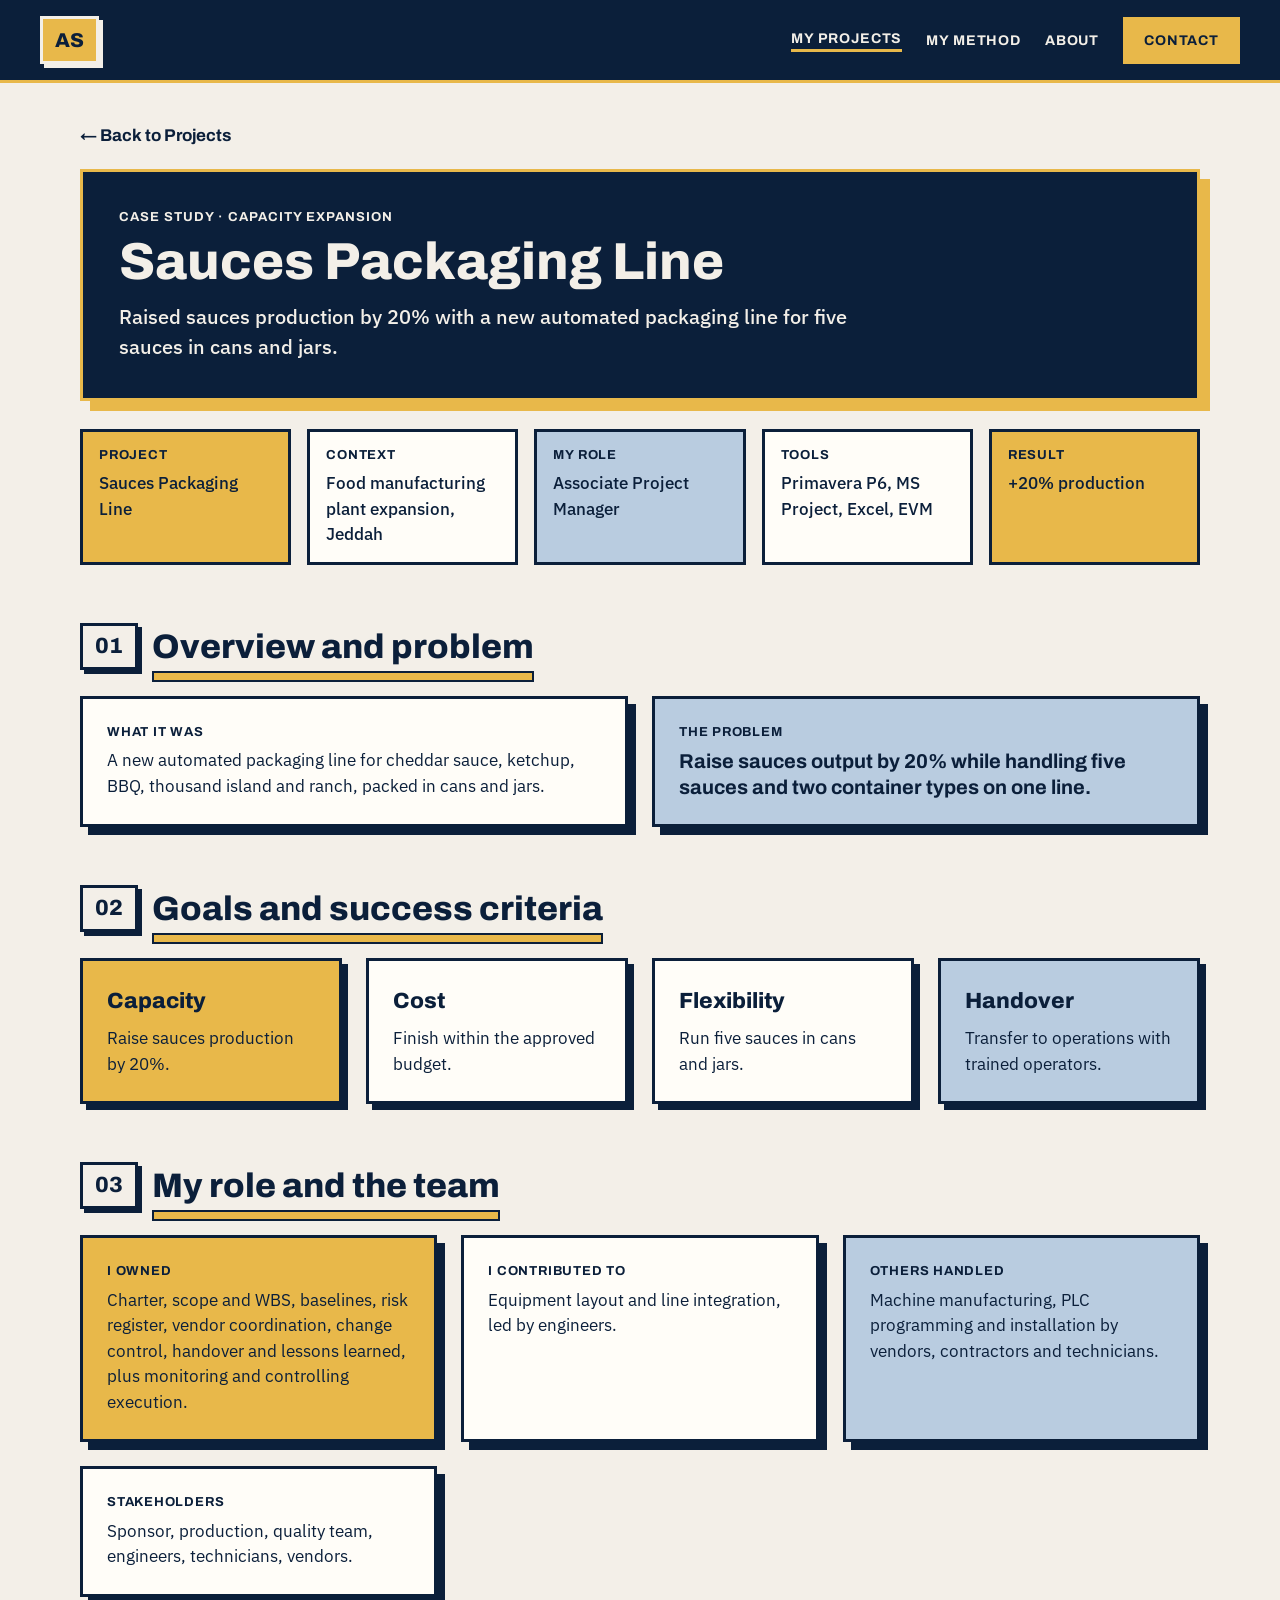
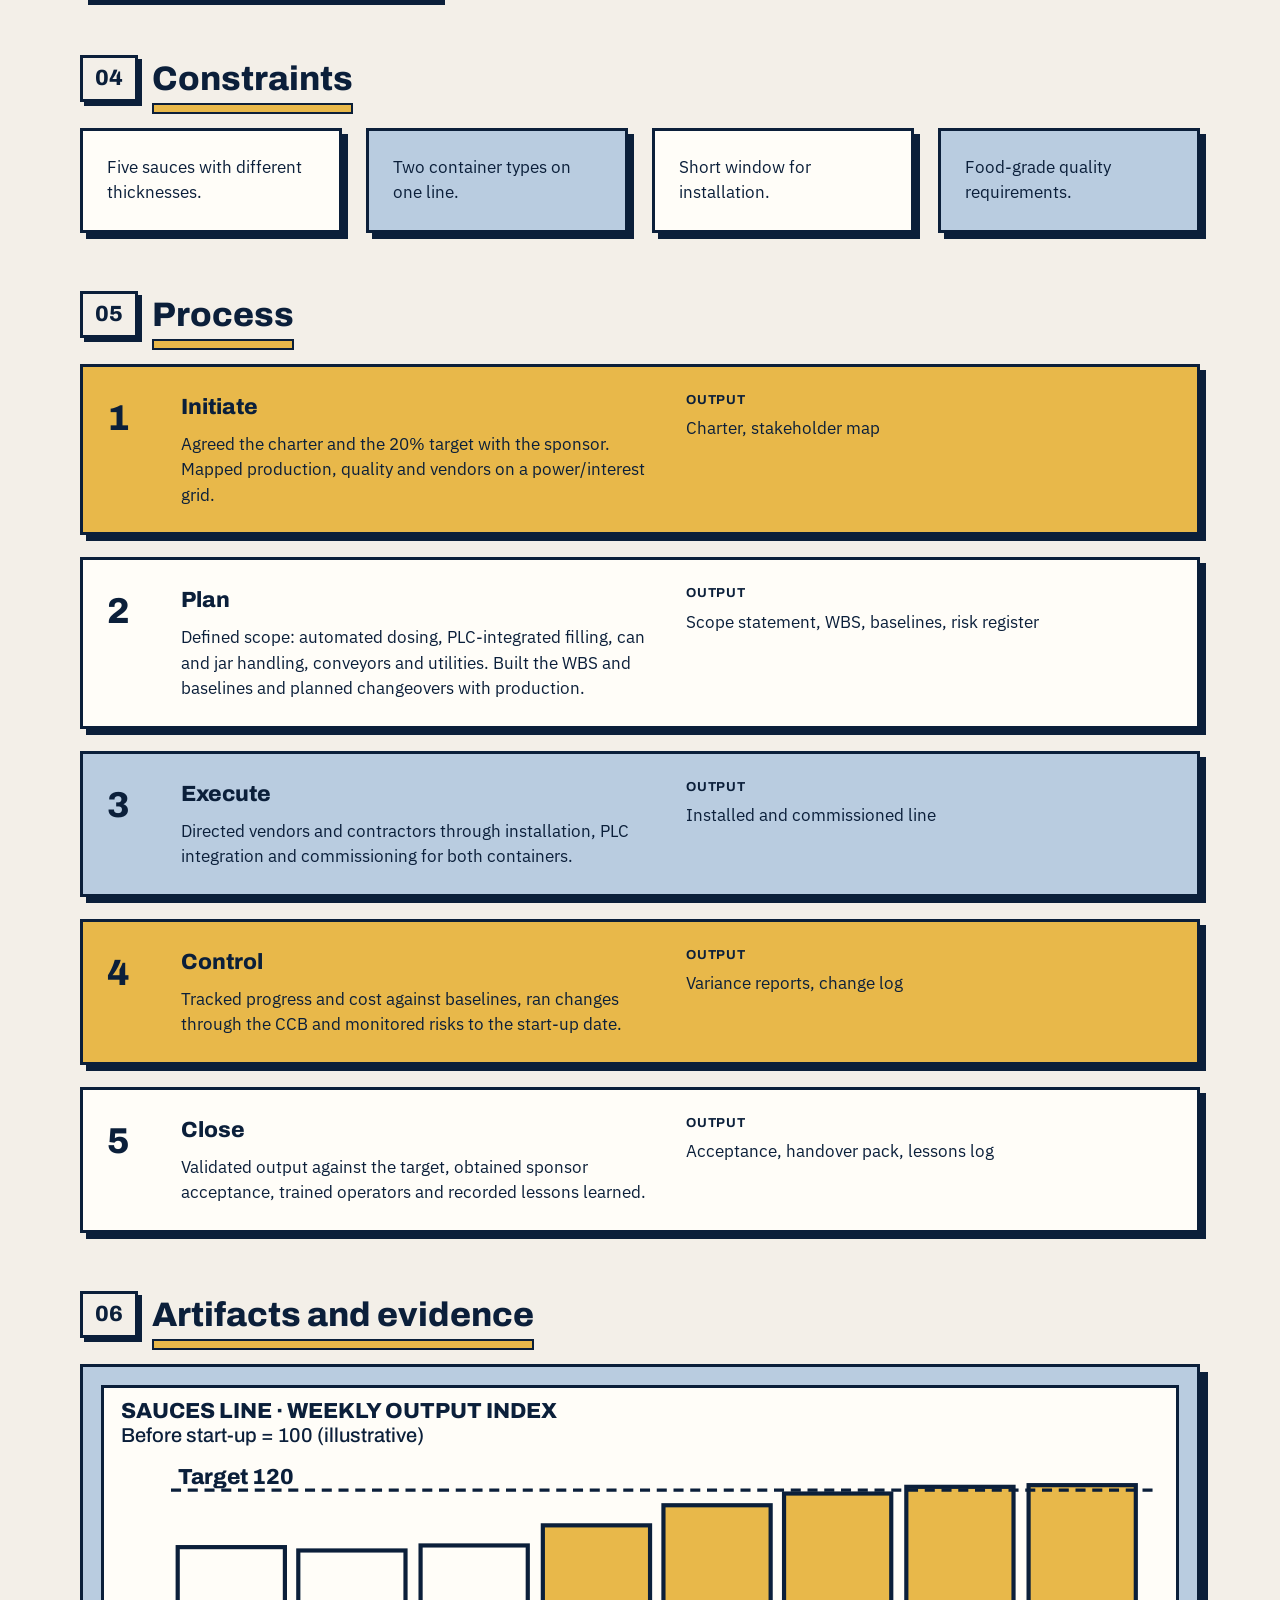
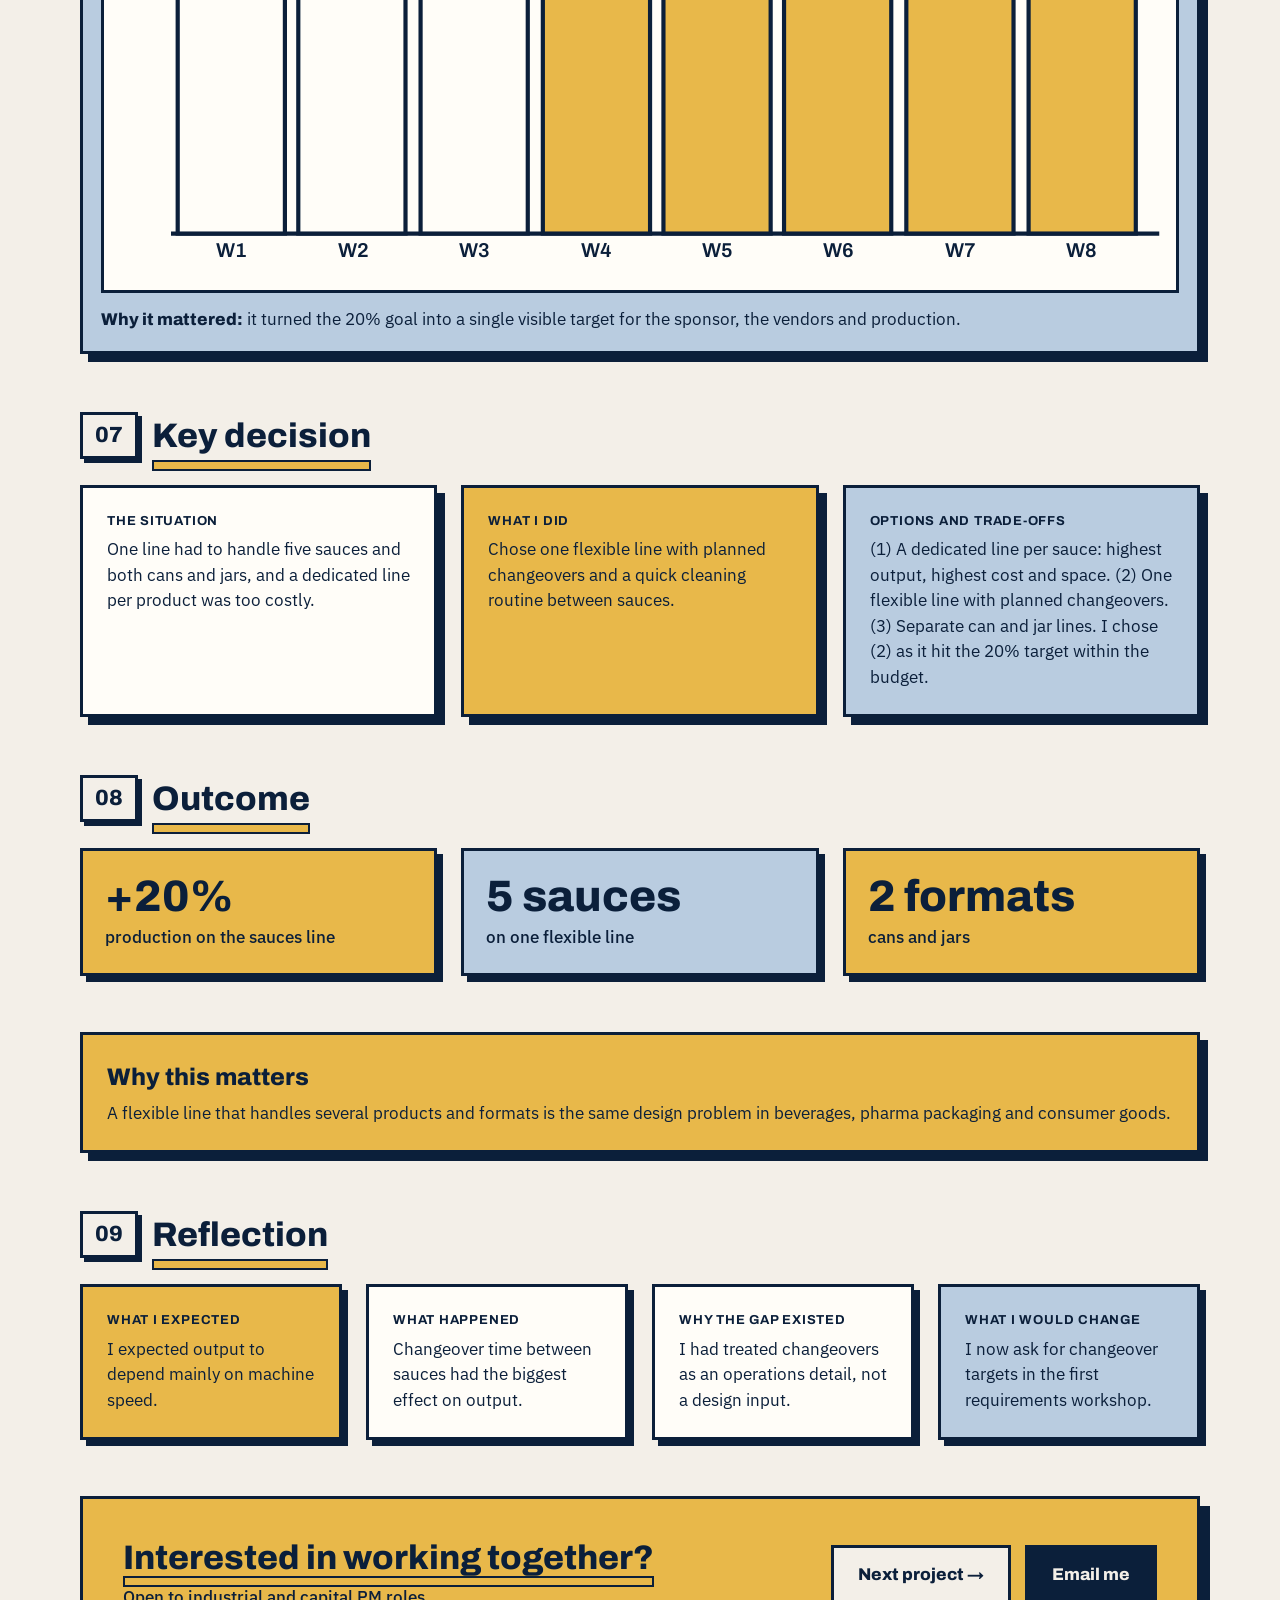
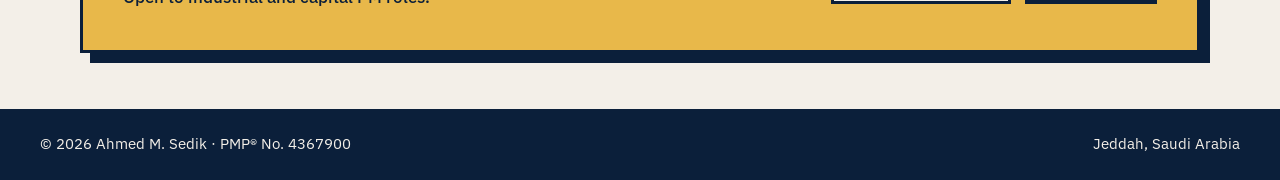
<file: sauces.html>
<!doctype html>
<html lang="en">
<head>
<meta charset="utf-8">
<meta name="viewport" content="width=device-width, initial-scale=1">
<title>Sauces Packaging Line | Case study</title>
<meta name="description" content="Sauces Packaging Line | Case study case study by Ahmed M. Sedik, PMP®.">
<meta property="og:title" content="Sauces Packaging Line | Case study">
<meta property="og:description" content="Sauces Packaging Line | Case study case study by Ahmed M. Sedik, PMP®.">
<meta property="og:type" content="website">
<meta name="theme-color" content="#0B1F3A">
<link rel="icon" href="data:image/svg+xml,%3Csvg xmlns='http://www.w3.org/2000/svg' viewBox='0 0 64 64'%3E%3Crect width='64' height='64' fill='%23E8B84A' stroke='%230B1F3A' stroke-width='6'/%3E%3Ctext x='32' y='43' text-anchor='middle' font-family='Arial Black,Arial' font-weight='900' font-size='28' fill='%230B1F3A'%3EAS%3C/text%3E%3C/svg%3E">
<link rel="preconnect" href="https://fonts.googleapis.com">
<link rel="preconnect" href="https://fonts.gstatic.com" crossorigin>
<link href="https://fonts.googleapis.com/css2?family=Archivo:wght@500;700;800&family=IBM+Plex+Sans:wght@400;500&display=swap" rel="stylesheet">
<link rel="stylesheet" href="assets/styles.css">
<link rel="stylesheet" href="assets/animations.css">
</head>
<body>
<div style="width:100%;box-sizing:border-box;background:#F3EFE8;;font-family:'IBM Plex Sans',sans-serif;font-size:17px;line-height:1.5;color:#0B1F3A">
<div style="display:flex;flex-wrap:wrap;gap:16px;align-items:center;justify-content:space-between;padding:16px clamp(16px,4vw,40px);background:#0B1F3A;color:#F3EFE8;border-bottom:3px solid #E8B84A"><a href="index.html" aria-label="Home" style="font-family:'Archivo',sans-serif;font-weight:800;font-size:20px;border:3px solid #F3EFE8;background:#E8B84A;padding:6px 12px;box-shadow:4px 4px 0 #F3EFE8;color:#0B1F3A">AS</a><div style="display:flex;flex-wrap:wrap;gap:24px;align-items:center;font-family:'Archivo',sans-serif;font-weight:700;font-size:14px;letter-spacing:.06em;text-transform:uppercase"><a href="index.html#work" style="border-bottom:3px solid #E8B84A">My Projects</a><a href="playbook.html">My method</a><a href="about.html">About</a><a href="index.html#contact" style="padding:10px 18px;border:3px solid #E8B84A;background:#E8B84A;color:#0B1F3A">Contact</a></div></div><div style="max-width:1200px;margin:0 auto;padding:clamp(16px,4vw,40px) clamp(16px,4vw,40px) 0"><a href="index.html#work" style="font-family:'Archivo',sans-serif;font-weight:700">← Back to Projects</a><div style="border:3px solid #E8B84A;background:#0B1F3A;box-shadow:10px 10px 0 #E8B84A;color:#F3EFE8;padding:36px;margin:20px 0 28px"><div style="font-family:'Archivo',sans-serif;font-weight:700;font-size:13px;letter-spacing:.08em;text-transform:uppercase">Case study · Capacity expansion</div><h1 style="font-family:'Archivo',sans-serif;font-weight:800;font-size:clamp(30px,8vw,52px);line-height:1.05;margin:8px 0 12px">Sauces Packaging Line</h1><div style="max-width:760px;font-size:20px;font-weight:500">Raised sauces production by 20% with a new automated packaging line for five sauces in cans and jars.</div></div><div style="display:grid;grid-template-columns:repeat(auto-fit,minmax(min(100%,200px),1fr));gap:16px"><div style="border:3px solid #0B1F3A;background:#E8B84A;padding:14px 16px;color:#0B1F3A"><div style="font-family:'Archivo',sans-serif;font-weight:700;font-size:13px;letter-spacing:.06em;text-transform:uppercase;margin-bottom:6px">Project</div><div style="font-weight:500">Sauces Packaging Line</div></div><div style="border:3px solid #0B1F3A;background:#FFFDF8;padding:14px 16px;color:#0B1F3A"><div style="font-family:'Archivo',sans-serif;font-weight:700;font-size:13px;letter-spacing:.06em;text-transform:uppercase;margin-bottom:6px">Context</div><div style="font-weight:500">Food manufacturing plant expansion, Jeddah</div></div><div style="border:3px solid #0B1F3A;background:#B9CCE0;padding:14px 16px;color:#0B1F3A"><div style="font-family:'Archivo',sans-serif;font-weight:700;font-size:13px;letter-spacing:.06em;text-transform:uppercase;margin-bottom:6px">My role</div><div style="font-weight:500">Associate Project Manager</div></div><div style="border:3px solid #0B1F3A;background:#FFFDF8;padding:14px 16px;color:#0B1F3A"><div style="font-family:'Archivo',sans-serif;font-weight:700;font-size:13px;letter-spacing:.06em;text-transform:uppercase;margin-bottom:6px">Tools</div><div style="font-weight:500">Primavera P6, MS Project, Excel, EVM</div></div><div style="border:3px solid #0B1F3A;background:#E8B84A;padding:14px 16px;color:#0B1F3A"><div style="font-family:'Archivo',sans-serif;font-weight:700;font-size:13px;letter-spacing:.06em;text-transform:uppercase;margin-bottom:6px">Result</div><div style="font-weight:500">+20% production</div></div></div></div><div style="max-width:1200px;margin:0 auto;padding:56px clamp(16px,4vw,40px) 0"><div style="display:flex;align-items:center;gap:14px;margin-bottom:24px"><div style="font-family:'Archivo',sans-serif;font-weight:800;font-size:22px;border:3px solid #0B1F3A;background:#F3EFE8;padding:4px 12px;box-shadow:4px 4px 0 #0B1F3A;color:#0B1F3A">01</div><h2 style="font-family:'Archivo',sans-serif;font-weight:800;font-size:34px;margin:0">Overview and problem</h2></div><div style="display:grid;grid-template-columns:repeat(auto-fit,minmax(min(100%,340px),1fr));gap:24px"><div style="border:3px solid #0B1F3A;background:#FFFDF8;box-shadow:8px 8px 0 #0B1F3A;padding:24px;color:#0B1F3A"><div style="font-family:'Archivo',sans-serif;font-weight:700;font-size:13px;letter-spacing:.06em;text-transform:uppercase;margin-bottom:6px">What it was</div><div>A new automated packaging line for cheddar sauce, ketchup, BBQ, thousand island and ranch, packed in cans and jars.</div></div><div style="border:3px solid #0B1F3A;background:#B9CCE0;box-shadow:8px 8px 0 #0B1F3A;padding:24px;color:#0B1F3A"><div style="font-family:'Archivo',sans-serif;font-weight:700;font-size:13px;letter-spacing:.06em;text-transform:uppercase;margin-bottom:6px">The problem</div><div style="font-family:'Archivo',sans-serif;font-weight:700;font-size:20px;line-height:1.3">Raise sauces output by 20% while handling five sauces and two container types on one line.</div></div></div></div><div style="max-width:1200px;margin:0 auto;padding:56px clamp(16px,4vw,40px) 0"><div style="display:flex;align-items:center;gap:14px;margin-bottom:24px"><div style="font-family:'Archivo',sans-serif;font-weight:800;font-size:22px;border:3px solid #0B1F3A;background:#F3EFE8;padding:4px 12px;box-shadow:4px 4px 0 #0B1F3A;color:#0B1F3A">02</div><h2 style="font-family:'Archivo',sans-serif;font-weight:800;font-size:34px;margin:0">Goals and success criteria</h2></div><div style="display:grid;grid-template-columns:repeat(auto-fit,minmax(min(100%,240px),1fr));gap:24px"><div style="border:3px solid #0B1F3A;background:#E8B84A;box-shadow:6px 6px 0 #0B1F3A;padding:24px;color:#0B1F3A"><div style="font-family:'Archivo',sans-serif;font-weight:800;font-size:22px;margin-bottom:8px">Capacity</div><div>Raise sauces production by 20%.</div></div><div style="border:3px solid #0B1F3A;background:#FFFDF8;box-shadow:6px 6px 0 #0B1F3A;padding:24px;color:#0B1F3A"><div style="font-family:'Archivo',sans-serif;font-weight:800;font-size:22px;margin-bottom:8px">Cost</div><div>Finish within the approved budget.</div></div><div style="border:3px solid #0B1F3A;background:#FFFDF8;box-shadow:6px 6px 0 #0B1F3A;padding:24px;color:#0B1F3A"><div style="font-family:'Archivo',sans-serif;font-weight:800;font-size:22px;margin-bottom:8px">Flexibility</div><div>Run five sauces in cans and jars.</div></div><div style="border:3px solid #0B1F3A;background:#B9CCE0;box-shadow:6px 6px 0 #0B1F3A;padding:24px;color:#0B1F3A"><div style="font-family:'Archivo',sans-serif;font-weight:800;font-size:22px;margin-bottom:8px">Handover</div><div>Transfer to operations with trained operators.</div></div></div></div><div style="max-width:1200px;margin:0 auto;padding:56px clamp(16px,4vw,40px) 0"><div style="display:flex;align-items:center;gap:14px;margin-bottom:24px"><div style="font-family:'Archivo',sans-serif;font-weight:800;font-size:22px;border:3px solid #0B1F3A;background:#F3EFE8;padding:4px 12px;box-shadow:4px 4px 0 #0B1F3A;color:#0B1F3A">03</div><h2 style="font-family:'Archivo',sans-serif;font-weight:800;font-size:34px;margin:0">My role and the team</h2></div><div style="display:grid;grid-template-columns:repeat(auto-fit,minmax(min(100%,300px),1fr));gap:24px"><div style="border:3px solid #0B1F3A;background:#E8B84A;box-shadow:8px 8px 0 #0B1F3A;padding:24px;color:#0B1F3A"><div style="font-family:'Archivo',sans-serif;font-weight:700;font-size:13px;letter-spacing:.06em;text-transform:uppercase;margin-bottom:6px">I owned</div><div>Charter, scope and WBS, baselines, risk register, vendor coordination, change control, handover and lessons learned, plus monitoring and controlling execution.</div></div><div style="border:3px solid #0B1F3A;background:#FFFDF8;box-shadow:8px 8px 0 #0B1F3A;padding:24px;color:#0B1F3A"><div style="font-family:'Archivo',sans-serif;font-weight:700;font-size:13px;letter-spacing:.06em;text-transform:uppercase;margin-bottom:6px">I contributed to</div><div>Equipment layout and line integration, led by engineers.</div></div><div style="border:3px solid #0B1F3A;background:#B9CCE0;box-shadow:8px 8px 0 #0B1F3A;padding:24px;color:#0B1F3A"><div style="font-family:'Archivo',sans-serif;font-weight:700;font-size:13px;letter-spacing:.06em;text-transform:uppercase;margin-bottom:6px">Others handled</div><div>Machine manufacturing, PLC programming and installation by vendors, contractors and technicians.</div></div><div style="border:3px solid #0B1F3A;background:#FFFDF8;box-shadow:8px 8px 0 #0B1F3A;padding:24px;color:#0B1F3A"><div style="font-family:'Archivo',sans-serif;font-weight:700;font-size:13px;letter-spacing:.06em;text-transform:uppercase;margin-bottom:6px">Stakeholders</div><div>Sponsor, production, quality team, engineers, technicians, vendors.</div></div></div></div><div style="max-width:1200px;margin:0 auto;padding:56px clamp(16px,4vw,40px) 0"><div style="display:flex;align-items:center;gap:14px;margin-bottom:24px"><div style="font-family:'Archivo',sans-serif;font-weight:800;font-size:22px;border:3px solid #0B1F3A;background:#F3EFE8;padding:4px 12px;box-shadow:4px 4px 0 #0B1F3A;color:#0B1F3A">04</div><h2 style="font-family:'Archivo',sans-serif;font-weight:800;font-size:34px;margin:0">Constraints</h2></div><div style="display:grid;grid-template-columns:repeat(auto-fit,minmax(min(100%,260px),1fr));gap:24px"><div style="border:3px solid #0B1F3A;background:#FFFDF8;box-shadow:6px 6px 0 #0B1F3A;padding:24px;color:#0B1F3A"><div>Five sauces with different thicknesses.</div></div><div style="border:3px solid #0B1F3A;background:#B9CCE0;box-shadow:6px 6px 0 #0B1F3A;padding:24px;color:#0B1F3A"><div>Two container types on one line.</div></div><div style="border:3px solid #0B1F3A;background:#FFFDF8;box-shadow:6px 6px 0 #0B1F3A;padding:24px;color:#0B1F3A"><div>Short window for installation.</div></div><div style="border:3px solid #0B1F3A;background:#B9CCE0;box-shadow:6px 6px 0 #0B1F3A;padding:24px;color:#0B1F3A"><div>Food-grade quality requirements.</div></div></div></div><div style="max-width:1200px;margin:0 auto;padding:56px clamp(16px,4vw,40px) 0"><div style="display:flex;align-items:center;gap:14px;margin-bottom:24px"><div style="font-family:'Archivo',sans-serif;font-weight:800;font-size:22px;border:3px solid #0B1F3A;background:#F3EFE8;padding:4px 12px;box-shadow:4px 4px 0 #0B1F3A;color:#0B1F3A">05</div><h2 style="font-family:'Archivo',sans-serif;font-weight:800;font-size:34px;margin:0">Process</h2></div><div style="display:flex;flex-direction:column;gap:22px"><div style="border:3px solid #0B1F3A;background:#E8B84A;box-shadow:6px 6px 0 #0B1F3A;padding:24px;color:#0B1F3A"><div style="display:flex;flex-wrap:wrap;gap:18px;align-items:flex-start"><div style="font-family:'Archivo',sans-serif;font-weight:800;font-size:36px;min-width:56px">1</div><div style="flex:1;min-width:260px"><div style="font-family:'Archivo',sans-serif;font-weight:800;font-size:22px;margin-bottom:8px">Initiate</div><div>Agreed the charter and the 20% target with the sponsor. Mapped production, quality and vendors on a power/interest grid.</div></div><div style="flex:1;min-width:220px"><div style="font-family:'Archivo',sans-serif;font-weight:700;font-size:13px;letter-spacing:.06em;text-transform:uppercase;margin-bottom:6px">Output</div><div>Charter, stakeholder map</div></div></div></div><div style="border:3px solid #0B1F3A;background:#FFFDF8;box-shadow:6px 6px 0 #0B1F3A;padding:24px;color:#0B1F3A"><div style="display:flex;flex-wrap:wrap;gap:18px;align-items:flex-start"><div style="font-family:'Archivo',sans-serif;font-weight:800;font-size:36px;min-width:56px">2</div><div style="flex:1;min-width:260px"><div style="font-family:'Archivo',sans-serif;font-weight:800;font-size:22px;margin-bottom:8px">Plan</div><div>Defined scope: automated dosing, PLC-integrated filling, can and jar handling, conveyors and utilities. Built the WBS and baselines and planned changeovers with production.</div></div><div style="flex:1;min-width:220px"><div style="font-family:'Archivo',sans-serif;font-weight:700;font-size:13px;letter-spacing:.06em;text-transform:uppercase;margin-bottom:6px">Output</div><div>Scope statement, WBS, baselines, risk register</div></div></div></div><div style="border:3px solid #0B1F3A;background:#B9CCE0;box-shadow:6px 6px 0 #0B1F3A;padding:24px;color:#0B1F3A"><div style="display:flex;flex-wrap:wrap;gap:18px;align-items:flex-start"><div style="font-family:'Archivo',sans-serif;font-weight:800;font-size:36px;min-width:56px">3</div><div style="flex:1;min-width:260px"><div style="font-family:'Archivo',sans-serif;font-weight:800;font-size:22px;margin-bottom:8px">Execute</div><div>Directed vendors and contractors through installation, PLC integration and commissioning for both containers.</div></div><div style="flex:1;min-width:220px"><div style="font-family:'Archivo',sans-serif;font-weight:700;font-size:13px;letter-spacing:.06em;text-transform:uppercase;margin-bottom:6px">Output</div><div>Installed and commissioned line</div></div></div></div><div style="border:3px solid #0B1F3A;background:#E8B84A;box-shadow:6px 6px 0 #0B1F3A;padding:24px;color:#0B1F3A"><div style="display:flex;flex-wrap:wrap;gap:18px;align-items:flex-start"><div style="font-family:'Archivo',sans-serif;font-weight:800;font-size:36px;min-width:56px">4</div><div style="flex:1;min-width:260px"><div style="font-family:'Archivo',sans-serif;font-weight:800;font-size:22px;margin-bottom:8px">Control</div><div>Tracked progress and cost against baselines, ran changes through the CCB and monitored risks to the start-up date.</div></div><div style="flex:1;min-width:220px"><div style="font-family:'Archivo',sans-serif;font-weight:700;font-size:13px;letter-spacing:.06em;text-transform:uppercase;margin-bottom:6px">Output</div><div>Variance reports, change log</div></div></div></div><div style="border:3px solid #0B1F3A;background:#FFFDF8;box-shadow:6px 6px 0 #0B1F3A;padding:24px;color:#0B1F3A"><div style="display:flex;flex-wrap:wrap;gap:18px;align-items:flex-start"><div style="font-family:'Archivo',sans-serif;font-weight:800;font-size:36px;min-width:56px">5</div><div style="flex:1;min-width:260px"><div style="font-family:'Archivo',sans-serif;font-weight:800;font-size:22px;margin-bottom:8px">Close</div><div>Validated output against the target, obtained sponsor acceptance, trained operators and recorded lessons learned.</div></div><div style="flex:1;min-width:220px"><div style="font-family:'Archivo',sans-serif;font-weight:700;font-size:13px;letter-spacing:.06em;text-transform:uppercase;margin-bottom:6px">Output</div><div>Acceptance, handover pack, lessons log</div></div></div></div></div></div><div style="max-width:1200px;margin:0 auto;padding:56px clamp(16px,4vw,40px) 0"><div style="display:flex;align-items:center;gap:14px;margin-bottom:24px"><div style="font-family:'Archivo',sans-serif;font-weight:800;font-size:22px;border:3px solid #0B1F3A;background:#F3EFE8;padding:4px 12px;box-shadow:4px 4px 0 #0B1F3A;color:#0B1F3A">06</div><h2 style="font-family:'Archivo',sans-serif;font-weight:800;font-size:34px;margin:0">Artifacts and evidence</h2></div><div style="border:3px solid #0B1F3A;background:#B9CCE0;box-shadow:8px 8px 0 #0B1F3A;padding:18px;color:#0B1F3A"><div style="border:3px solid #0B1F3A;background:#FFFDF8;overflow:hidden;color:#0B1F3A"><svg viewBox="0 0 640 300" xmlns="http://www.w3.org/2000/svg" style="width:100%;height:auto;display:block" role="img" aria-label="Weekly output index rising 20% after start-up"><rect width="640" height="300" fill="#FFFDF8"></rect><text x="10" y="18" text-anchor="start" font-family="Archivo,sans-serif" font-weight="800" font-size="13" fill="#0B1F3A">SAUCES LINE · WEEKLY OUTPUT INDEX</text><text x="10" y="32" text-anchor="start" font-family="Archivo,sans-serif" font-weight="500" font-size="12" fill="#0B1F3A">Before start-up = 100 (illustrative)</text><path d="M40 266H630" stroke="#0B1F3A" stroke-width="2.5"></path><rect x="44" y="95" width="64" height="171" fill="#FFFDF8" stroke="#0B1F3A" stroke-width="2.5"></rect><text x="76.25" y="280" text-anchor="middle" font-family="Archivo,sans-serif" font-weight="600" font-size="12" fill="#0B1F3A">W1</text><rect x="116" y="97" width="64" height="169" fill="#FFFDF8" stroke="#0B1F3A" stroke-width="2.5"></rect><text x="148.75" y="280" text-anchor="middle" font-family="Archivo,sans-serif" font-weight="600" font-size="12" fill="#0B1F3A">W2</text><rect x="189" y="94" width="64" height="172" fill="#FFFDF8" stroke="#0B1F3A" stroke-width="2.5"></rect><text x="221.25" y="280" text-anchor="middle" font-family="Archivo,sans-serif" font-weight="600" font-size="12" fill="#0B1F3A">W3</text><rect x="262" y="82" width="64" height="184" fill="#E8B84A" stroke="#0B1F3A" stroke-width="2.5"></rect><text x="293.75" y="280" text-anchor="middle" font-family="Archivo,sans-serif" font-weight="600" font-size="12" fill="#0B1F3A">W4</text><rect x="334" y="70" width="64" height="196" fill="#E8B84A" stroke="#0B1F3A" stroke-width="2.5"></rect><text x="366.25" y="280" text-anchor="middle" font-family="Archivo,sans-serif" font-weight="600" font-size="12" fill="#0B1F3A">W5</text><rect x="406" y="63" width="64" height="203" fill="#E8B84A" stroke="#0B1F3A" stroke-width="2.5"></rect><text x="438.75" y="280" text-anchor="middle" font-family="Archivo,sans-serif" font-weight="600" font-size="12" fill="#0B1F3A">W6</text><rect x="479" y="59" width="64" height="207" fill="#E8B84A" stroke="#0B1F3A" stroke-width="2.5"></rect><text x="511.25" y="280" text-anchor="middle" font-family="Archivo,sans-serif" font-weight="600" font-size="12" fill="#0B1F3A">W7</text><rect x="552" y="58" width="64" height="208" fill="#E8B84A" stroke="#0B1F3A" stroke-width="2.5"></rect><text x="583.75" y="280" text-anchor="middle" font-family="Archivo,sans-serif" font-weight="600" font-size="12" fill="#0B1F3A">W8</text><path d="M40 61H630" stroke="#0B1F3A" stroke-width="2" stroke-dasharray="6 4"></path><text x="44" y="57.076923076923094" text-anchor="start" font-family="Archivo,sans-serif" font-weight="800" font-size="13" fill="#0B1F3A">Target 120</text></svg></div><div style="margin-top:14px"><b style="font-family:'Archivo',sans-serif;font-weight:800">Why it mattered:</b> it turned the 20% goal into a single visible target for the sponsor, the vendors and production.</div></div></div><div style="max-width:1200px;margin:0 auto;padding:56px clamp(16px,4vw,40px) 0"><div style="display:flex;align-items:center;gap:14px;margin-bottom:24px"><div style="font-family:'Archivo',sans-serif;font-weight:800;font-size:22px;border:3px solid #0B1F3A;background:#F3EFE8;padding:4px 12px;box-shadow:4px 4px 0 #0B1F3A;color:#0B1F3A">07</div><h2 style="font-family:'Archivo',sans-serif;font-weight:800;font-size:34px;margin:0">Key decision</h2></div><div style="display:grid;grid-template-columns:repeat(auto-fit,minmax(min(100%,320px),1fr));gap:24px"><div style="border:3px solid #0B1F3A;background:#FFFDF8;box-shadow:8px 8px 0 #0B1F3A;padding:24px;color:#0B1F3A"><div style="font-family:'Archivo',sans-serif;font-weight:700;font-size:13px;letter-spacing:.06em;text-transform:uppercase;margin-bottom:6px">The situation</div><div>One line had to handle five sauces and both cans and jars, and a dedicated line per product was too costly.</div></div><div style="border:3px solid #0B1F3A;background:#E8B84A;box-shadow:8px 8px 0 #0B1F3A;padding:24px;color:#0B1F3A"><div style="font-family:'Archivo',sans-serif;font-weight:700;font-size:13px;letter-spacing:.06em;text-transform:uppercase;margin-bottom:6px">What I did</div><div>Chose one flexible line with planned changeovers and a quick cleaning routine between sauces.</div></div><div style="border:3px solid #0B1F3A;background:#B9CCE0;box-shadow:8px 8px 0 #0B1F3A;padding:24px;color:#0B1F3A"><div style="font-family:'Archivo',sans-serif;font-weight:700;font-size:13px;letter-spacing:.06em;text-transform:uppercase;margin-bottom:6px">Options and trade-offs</div><div>(1) A dedicated line per sauce: highest output, highest cost and space. (2) One flexible line with planned changeovers. (3) Separate can and jar lines. I chose (2) as it hit the 20% target within the budget.</div></div></div></div><div style="max-width:1200px;margin:0 auto;padding:56px clamp(16px,4vw,40px) 0"><div style="display:flex;align-items:center;gap:14px;margin-bottom:24px"><div style="font-family:'Archivo',sans-serif;font-weight:800;font-size:22px;border:3px solid #0B1F3A;background:#F3EFE8;padding:4px 12px;box-shadow:4px 4px 0 #0B1F3A;color:#0B1F3A">08</div><h2 style="font-family:'Archivo',sans-serif;font-weight:800;font-size:34px;margin:0">Outcome</h2></div><div style="display:grid;grid-template-columns:repeat(auto-fit,minmax(min(100%,260px),1fr));gap:24px"><div style="border:3px solid #0B1F3A;background:#E8B84A;box-shadow:6px 6px 0 #0B1F3A;padding:22px;color:#0B1F3A"><div style="font-family:'Archivo',sans-serif;font-weight:800;font-size:44px;line-height:1.05">+20%</div><div style="font-weight:500;margin-top:6px">production on the sauces line</div></div><div style="border:3px solid #0B1F3A;background:#B9CCE0;box-shadow:6px 6px 0 #0B1F3A;padding:22px;color:#0B1F3A"><div style="font-family:'Archivo',sans-serif;font-weight:800;font-size:44px;line-height:1.05">5 sauces</div><div style="font-weight:500;margin-top:6px">on one flexible line</div></div><div style="border:3px solid #0B1F3A;background:#E8B84A;box-shadow:6px 6px 0 #0B1F3A;padding:22px;color:#0B1F3A"><div style="font-family:'Archivo',sans-serif;font-weight:800;font-size:44px;line-height:1.05">2 formats</div><div style="font-weight:500;margin-top:6px">cans and jars</div></div></div></div><div style="max-width:1200px;margin:0 auto;padding:56px clamp(16px,4vw,40px) 0"><div style="border:3px solid #0B1F3A;background:#E8B84A;box-shadow:8px 8px 0 #0B1F3A;padding:24px;color:#0B1F3A"><div style="font-family:'Archivo',sans-serif;font-weight:800;font-size:24px;margin-bottom:6px">Why this matters</div><div>A flexible line that handles several products and formats is the same design problem in beverages, pharma packaging and consumer goods.</div></div></div><div style="max-width:1200px;margin:0 auto;padding:56px clamp(16px,4vw,40px) 0"><div style="display:flex;align-items:center;gap:14px;margin-bottom:24px"><div style="font-family:'Archivo',sans-serif;font-weight:800;font-size:22px;border:3px solid #0B1F3A;background:#F3EFE8;padding:4px 12px;box-shadow:4px 4px 0 #0B1F3A;color:#0B1F3A">09</div><h2 style="font-family:'Archivo',sans-serif;font-weight:800;font-size:34px;margin:0">Reflection</h2></div><div style="display:grid;grid-template-columns:repeat(auto-fit,minmax(min(100%,240px),1fr));gap:24px"><div style="border:3px solid #0B1F3A;background:#E8B84A;box-shadow:6px 6px 0 #0B1F3A;padding:24px;color:#0B1F3A"><div style="font-family:'Archivo',sans-serif;font-weight:700;font-size:13px;letter-spacing:.06em;text-transform:uppercase;margin-bottom:6px">What I expected</div><div>I expected output to depend mainly on machine speed.</div></div><div style="border:3px solid #0B1F3A;background:#FFFDF8;box-shadow:6px 6px 0 #0B1F3A;padding:24px;color:#0B1F3A"><div style="font-family:'Archivo',sans-serif;font-weight:700;font-size:13px;letter-spacing:.06em;text-transform:uppercase;margin-bottom:6px">What happened</div><div>Changeover time between sauces had the biggest effect on output.</div></div><div style="border:3px solid #0B1F3A;background:#FFFDF8;box-shadow:6px 6px 0 #0B1F3A;padding:24px;color:#0B1F3A"><div style="font-family:'Archivo',sans-serif;font-weight:700;font-size:13px;letter-spacing:.06em;text-transform:uppercase;margin-bottom:6px">Why the gap existed</div><div>I had treated changeovers as an operations detail, not a design input.</div></div><div style="border:3px solid #0B1F3A;background:#B9CCE0;box-shadow:6px 6px 0 #0B1F3A;padding:24px;color:#0B1F3A"><div style="font-family:'Archivo',sans-serif;font-weight:700;font-size:13px;letter-spacing:.06em;text-transform:uppercase;margin-bottom:6px">What I would change</div><div>I now ask for changeover targets in the first requirements workshop.</div></div></div></div><div style="margin:56px auto 0;max-width:1200px;padding:0 clamp(16px,4vw,40px) 56px"><div style="border:3px solid #0B1F3A;background:#E8B84A;box-shadow:10px 10px 0 #0B1F3A;padding:clamp(16px,4vw,40px);display:flex;flex-wrap:wrap;gap:24px;align-items:center;justify-content:space-between;color:#0B1F3A"><div><h2 style="font-family:'Archivo',sans-serif;font-weight:800;font-size:34px;line-height:1.1;margin:0 0 8px">Interested in working together?</h2><div style="font-weight:500">Open to industrial and capital PM roles.</div></div><div style="display:flex;flex-wrap:wrap;gap:14px"><a href="mayo.html" style="font-family:'Archivo',sans-serif;font-weight:800;border:3px solid #0B1F3A;background:#F3EFE8;padding:14px 24px;color:#0B1F3A">Next project →</a><a href="mailto:craftedbyahmad@gmail.com" style="font-family:'Archivo',sans-serif;font-weight:800;border:3px solid #0B1F3A;background:#0B1F3A;;padding:14px 24px;color:#F3EFE8">Email me</a></div></div></div><div style="background:#0B1F3A;;padding:24px clamp(16px,4vw,40px);display:flex;flex-wrap:wrap;gap:12px;justify-content:space-between;font-size:15px;color:#F3EFE8"><span>© 2026 Ahmed M. Sedik · PMP® No. 4367900</span><span>Jeddah, Saudi Arabia</span></div>
</div>
<script src="assets/animations.js" defer></script>
</body>
</html>
</file>
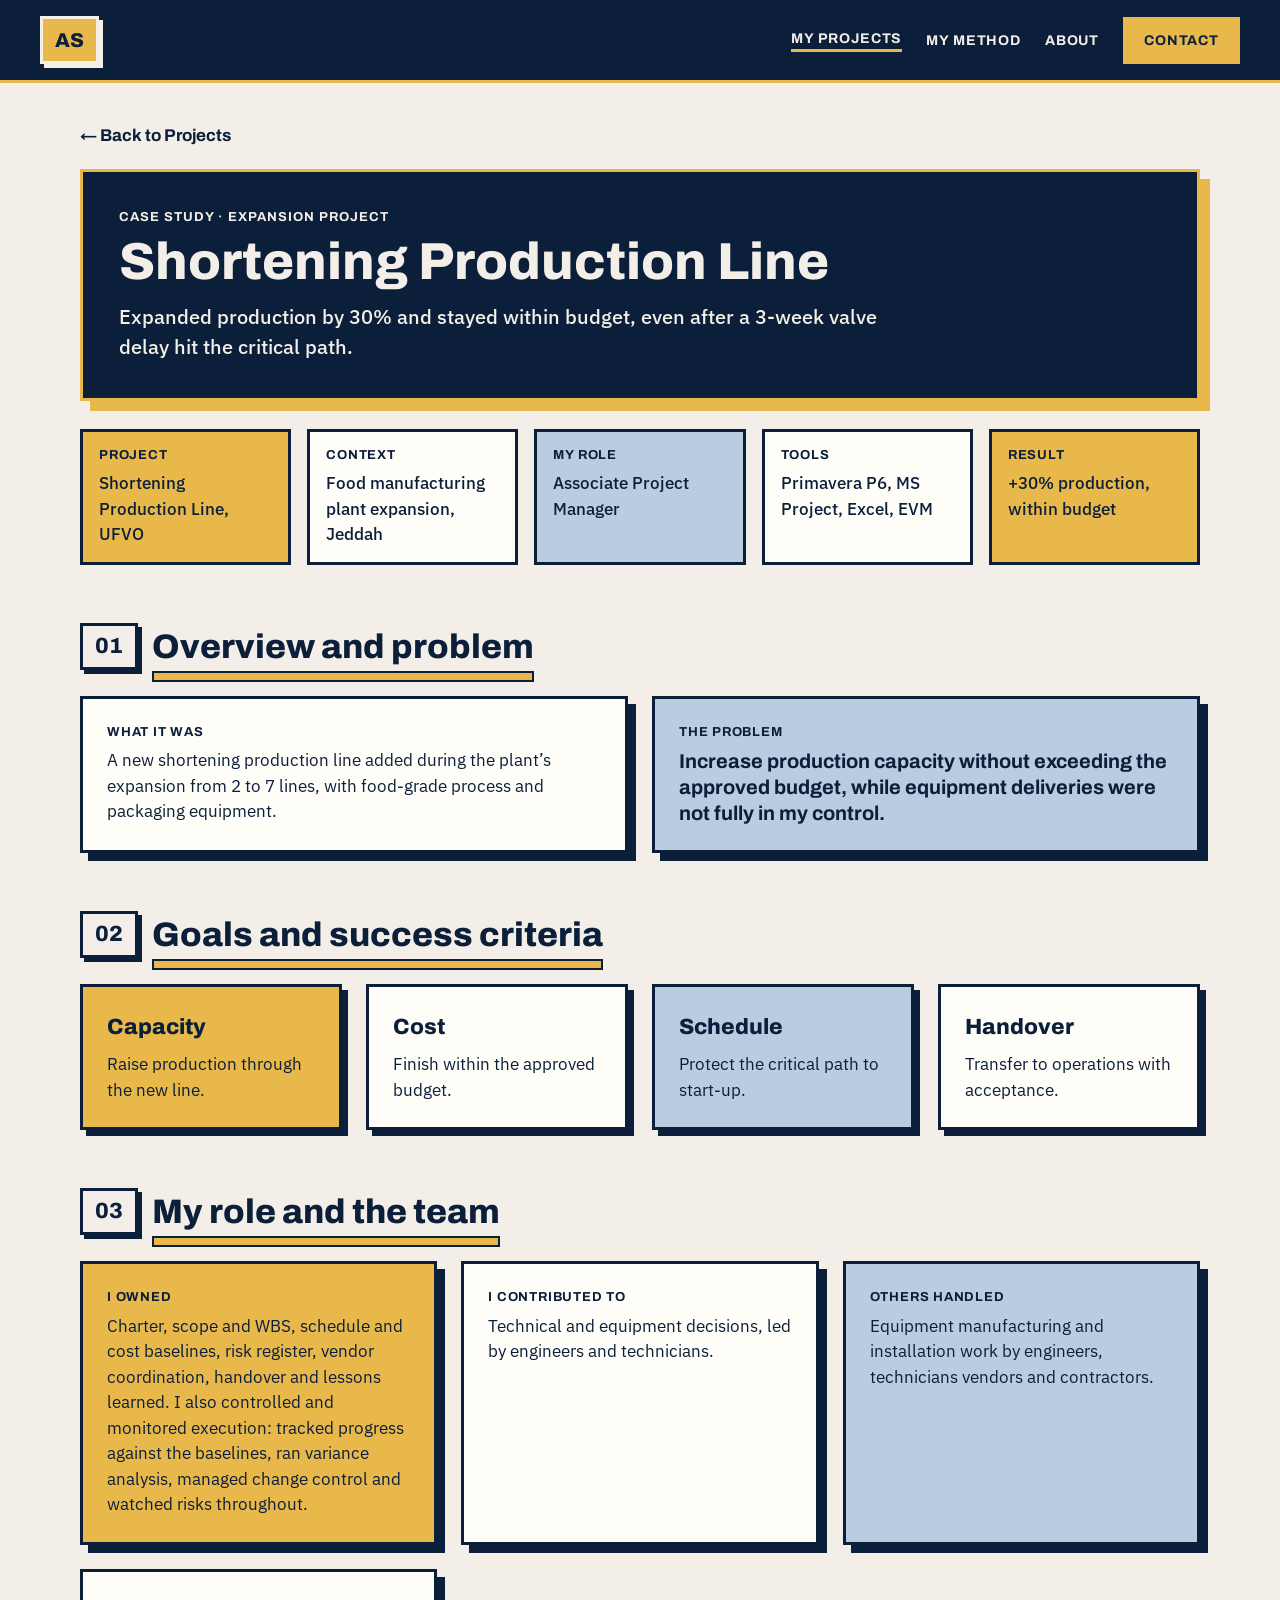
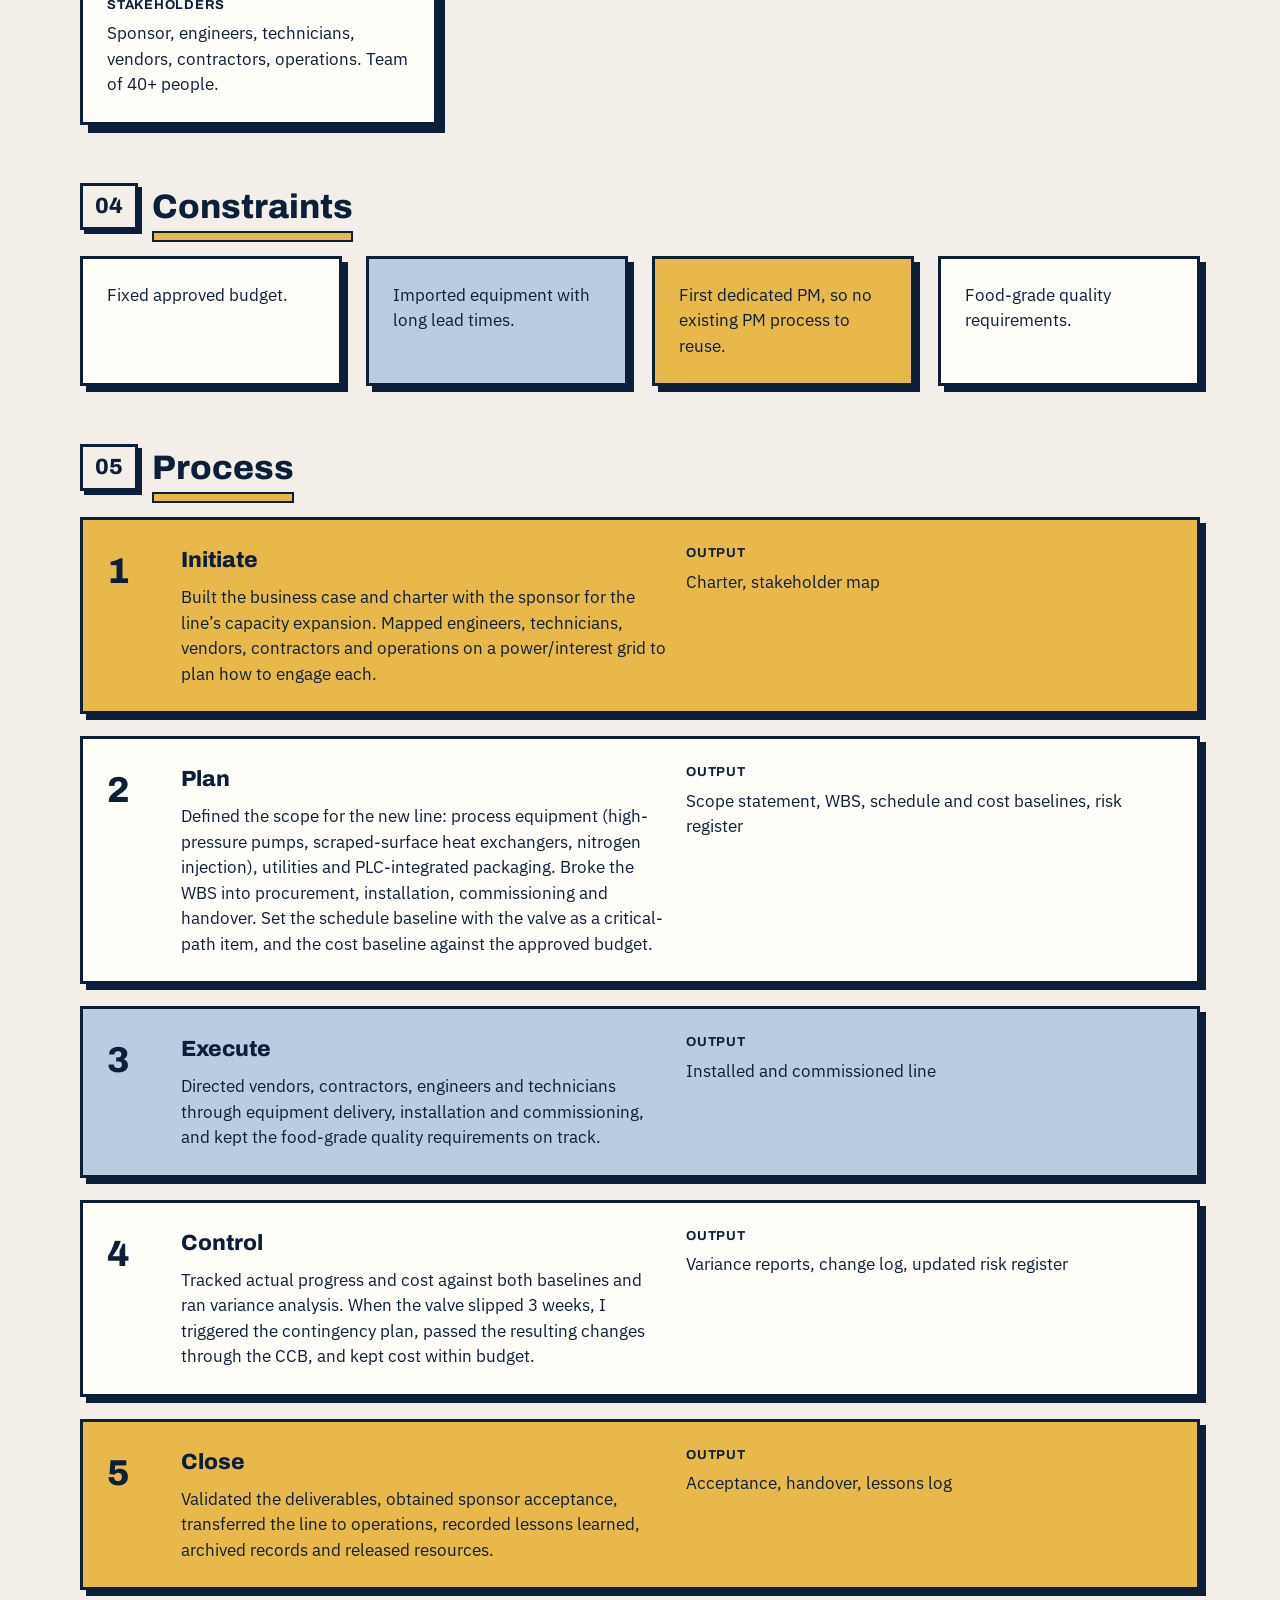
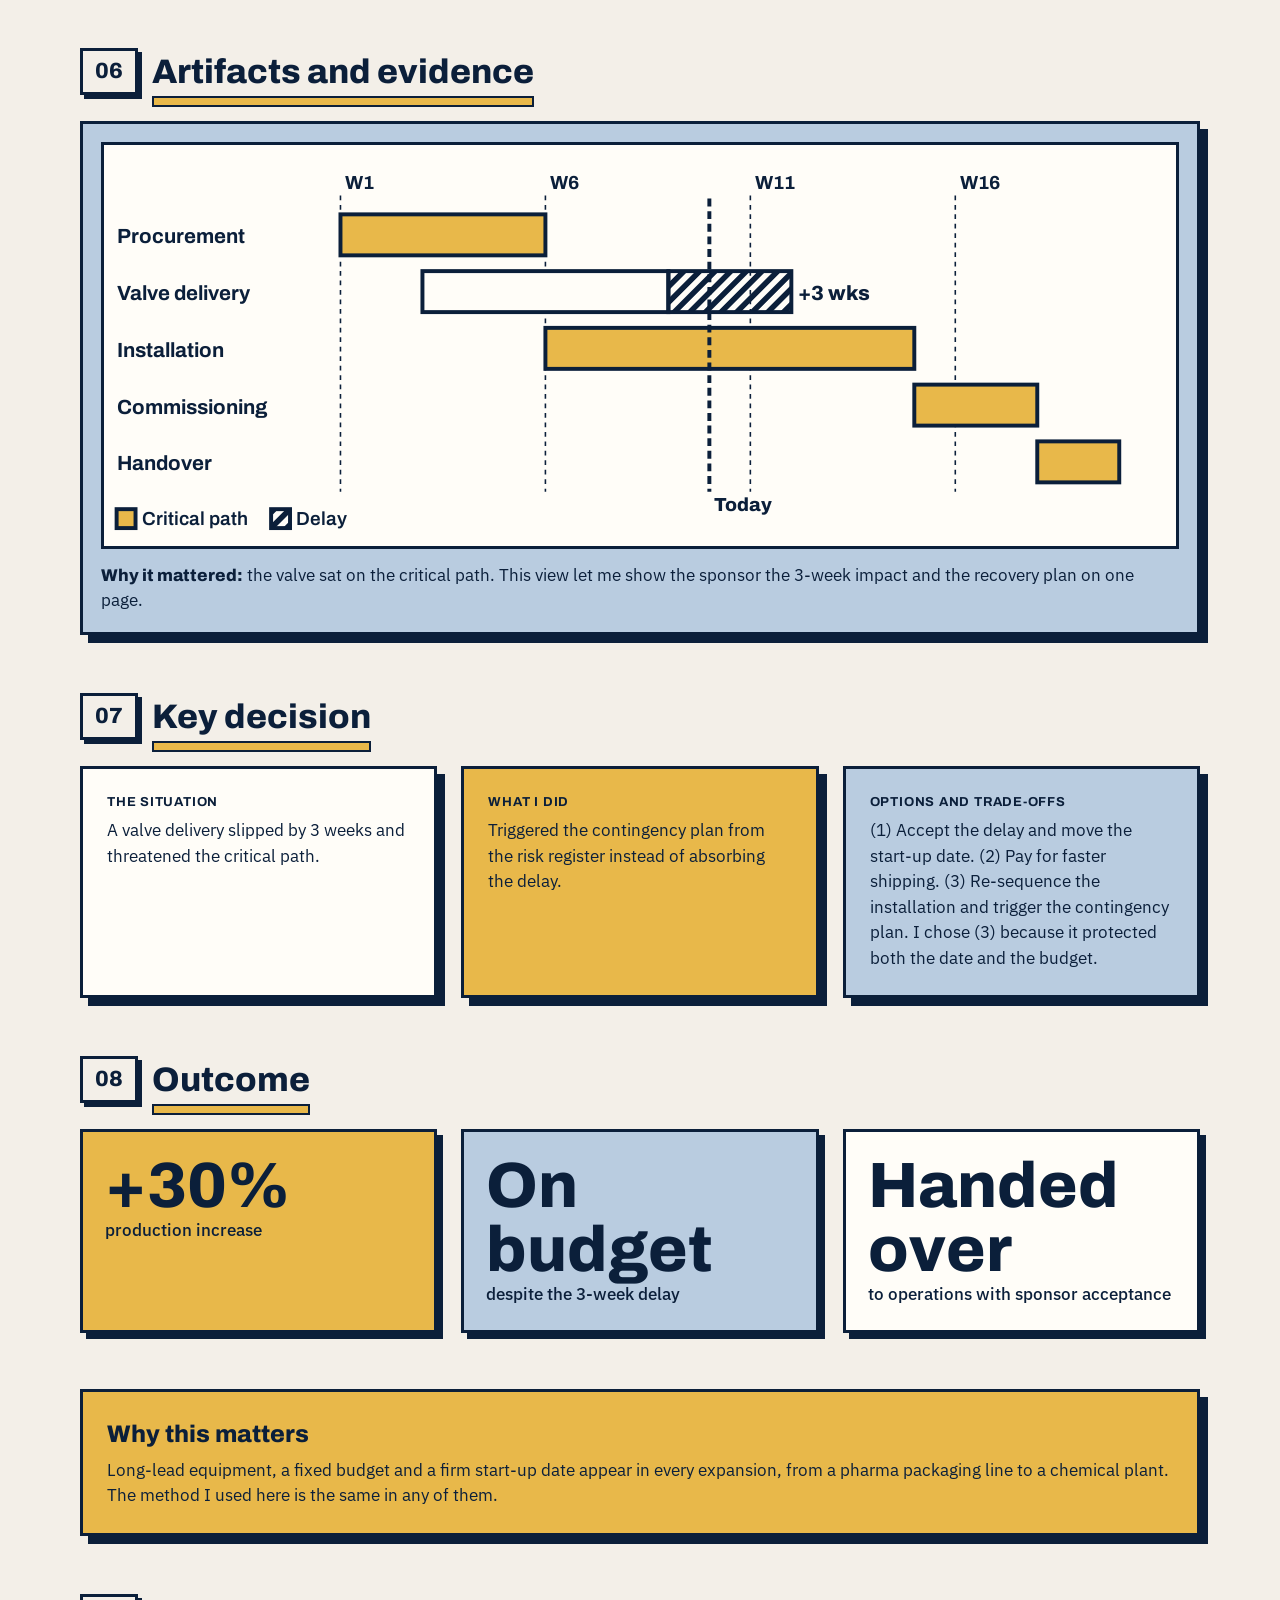
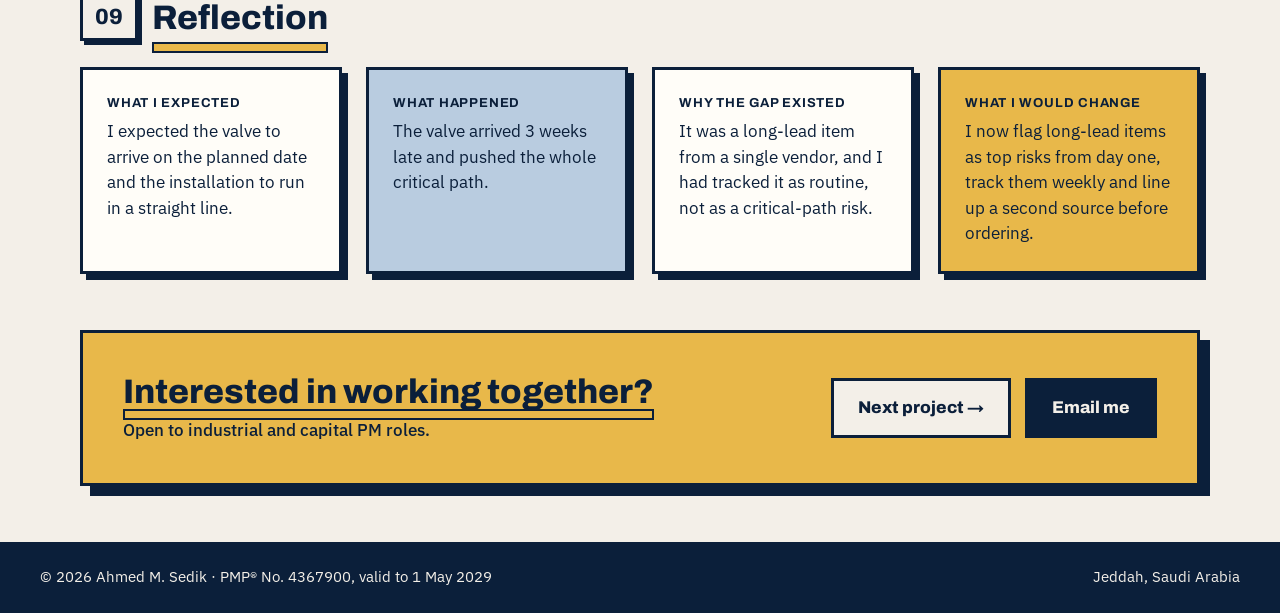
<file: shortening.html>
<!doctype html>
<html lang="en">
<head>
<meta charset="utf-8">
<meta name="viewport" content="width=device-width, initial-scale=1">
<title>Shortening Production Line | Case study</title>
<meta name="description" content="Shortening Production Line | Case study case study by Ahmed M. Sedik, PMP®.">
<meta property="og:title" content="Shortening Production Line | Case study">
<meta property="og:description" content="Shortening Production Line | Case study case study by Ahmed M. Sedik, PMP®.">
<meta property="og:type" content="website">
<meta name="theme-color" content="#0B1F3A">
<link rel="icon" href="data:image/svg+xml,%3Csvg xmlns='http://www.w3.org/2000/svg' viewBox='0 0 64 64'%3E%3Crect width='64' height='64' fill='%23E8B84A' stroke='%230B1F3A' stroke-width='6'/%3E%3Ctext x='32' y='43' text-anchor='middle' font-family='Arial Black,Arial' font-weight='900' font-size='28' fill='%230B1F3A'%3EAS%3C/text%3E%3C/svg%3E">
<link rel="preconnect" href="https://fonts.googleapis.com">
<link rel="preconnect" href="https://fonts.gstatic.com" crossorigin>
<link href="https://fonts.googleapis.com/css2?family=Archivo:wght@500;700;800&family=IBM+Plex+Sans:wght@400;500&display=swap" rel="stylesheet">
<link rel="stylesheet" href="assets/styles.css">
<link rel="stylesheet" href="assets/animations.css">
</head>
<body>
<div style="width:100%;box-sizing:border-box;background:#F3EFE8;;font-family:'IBM Plex Sans',sans-serif;font-size:17px;line-height:1.5;color:#0B1F3A">
<div style="display:flex;flex-wrap:wrap;gap:16px;align-items:center;justify-content:space-between;padding:16px clamp(16px,4vw,40px);background:#0B1F3A;color:#F3EFE8;border-bottom:3px solid #E8B84A"><a href="index.html" aria-label="Home" style="font-family:'Archivo',sans-serif;font-weight:800;font-size:20px;border:3px solid #F3EFE8;background:#E8B84A;padding:6px 12px;box-shadow:4px 4px 0 #F3EFE8;color:#0B1F3A">AS</a><div style="display:flex;flex-wrap:wrap;gap:24px;align-items:center;font-family:'Archivo',sans-serif;font-weight:700;font-size:14px;letter-spacing:.06em;text-transform:uppercase"><a href="index.html#work" style="border-bottom: 3px solid #E8B84A">My Projects</a><a href="#">my method</a><a href="about.html">About</a><a href="index.html#contact" style=" padding: 10px 18px;border:3px solid #E8B84A;background:#E8B84A;color:#0B1F3A">Contact</a></div></div>
<div style="max-width:1200px;margin:0 auto;padding:clamp(16px,4vw,40px) clamp(16px,4vw,40px) 0"><a href="index.html#work" style="font-family:'Archivo',sans-serif;font-weight:700">← Back to Projects</a>
<div style="border:3px solid #E8B84A;background:#0B1F3A;box-shadow:10px 10px 0 #E8B84A;color:#F3EFE8;padding:36px;margin:20px 0 28px"><div style="font-family:'Archivo',sans-serif;font-weight:700;font-size:13px;letter-spacing:.08em;text-transform:uppercase">Case study · Expansion project</div><h1 style="font-family:'Archivo',sans-serif;font-weight:800;font-size:clamp(30px,8vw,52px);line-height:1.05;margin:8px 0 12px">Shortening Production Line</h1><div style="max-width:760px;font-size:20px;font-weight:500">Expanded production by 30% and stayed within budget, even after a 3-week valve delay hit the critical path.</div></div>
<div style="display:grid;grid-template-columns:repeat(auto-fit,minmax(min(100%,200px),1fr));gap:16px"><div style="border:3px solid #0B1F3A;background:#E8B84A;padding:14px 16px;color:#0B1F3A"><div style="font-family:'Archivo',sans-serif;font-weight:700;font-size:13px;letter-spacing:.06em;text-transform:uppercase;margin-bottom:6px">Project</div><div style="font-weight:500">Shortening Production Line, UFVO</div></div><div style="border:3px solid #0B1F3A;background:#FFFDF8;padding:14px 16px;color:#0B1F3A"><div style="font-family:'Archivo',sans-serif;font-weight:700;font-size:13px;letter-spacing:.06em;text-transform:uppercase;margin-bottom:6px">Context</div><div style="font-weight:500">Food manufacturing plant expansion, Jeddah</div></div><div style="border:3px solid #0B1F3A;background:#B9CCE0;padding:14px 16px;color:#0B1F3A"><div style="font-family:'Archivo',sans-serif;font-weight:700;font-size:13px;letter-spacing:.06em;text-transform:uppercase;margin-bottom:6px">My role</div><div style="font-weight:500">Associate Project Manager</div></div><div style="border:3px solid #0B1F3A;background:#FFFDF8;padding:14px 16px;color:#0B1F3A"><div style="font-family:'Archivo',sans-serif;font-weight:700;font-size:13px;letter-spacing:.06em;text-transform:uppercase;margin-bottom:6px">Tools</div><div style="font-weight:500">Primavera P6, MS Project, Excel, EVM</div></div><div style="border:3px solid #0B1F3A;background:#E8B84A;padding:14px 16px;color:#0B1F3A"><div style="font-family:'Archivo',sans-serif;font-weight:700;font-size:13px;letter-spacing:.06em;text-transform:uppercase;margin-bottom:6px">Result</div><div style="font-weight:500">+30% production, within budget</div></div></div></div>
<div style="max-width:1200px;margin:0 auto;padding:56px clamp(16px,4vw,40px) 0"><div style="display:flex;align-items:center;gap:14px;margin-bottom:24px"><div style="font-family:'Archivo',sans-serif;font-weight:800;font-size:22px;border:3px solid #0B1F3A;background:#F3EFE8;padding:4px 12px;box-shadow:4px 4px 0 #0B1F3A;color:#0B1F3A">01</div><h2 style="font-family:'Archivo',sans-serif;font-weight:800;font-size:34px;margin:0">Overview and problem</h2></div><div style="display:grid;grid-template-columns:repeat(auto-fit,minmax(min(100%,340px),1fr));gap:24px"><div style="border:3px solid #0B1F3A;background:#FFFDF8;box-shadow:8px 8px 0 #0B1F3A;padding:24px;color:#0B1F3A"><div style="font-family:'Archivo',sans-serif;font-weight:700;font-size:13px;letter-spacing:.06em;text-transform:uppercase;margin-bottom:6px">What it was</div><div>A new shortening production line added during the plant’s expansion from 2 to 7 lines, with food-grade process and packaging equipment.</div></div><div style="border:3px solid #0B1F3A;background:#B9CCE0;box-shadow:8px 8px 0 #0B1F3A;padding:24px;color:#0B1F3A"><div style="font-family:'Archivo',sans-serif;font-weight:700;font-size:13px;letter-spacing:.06em;text-transform:uppercase;margin-bottom:6px">The problem</div><div style="font-family:'Archivo',sans-serif;font-weight:700;font-size:20px;line-height:1.3">Increase production capacity without exceeding the approved budget, while equipment deliveries were not fully in my control.</div></div></div></div><div style="max-width:1200px;margin:0 auto;padding:56px clamp(16px,4vw,40px) 0"><div style="display:flex;align-items:center;gap:14px;margin-bottom:24px"><div style="font-family:'Archivo',sans-serif;font-weight:800;font-size:22px;border:3px solid #0B1F3A;background:#F3EFE8;padding:4px 12px;box-shadow:4px 4px 0 #0B1F3A;color:#0B1F3A">02</div><h2 style="font-family:'Archivo',sans-serif;font-weight:800;font-size:34px;margin:0">Goals and success criteria</h2></div><div style="display:grid;grid-template-columns:repeat(auto-fit,minmax(min(100%,240px),1fr));gap:24px"><div style="border:3px solid #0B1F3A;background:#E8B84A;box-shadow:6px 6px 0 #0B1F3A;padding:24px;color:#0B1F3A"><div style="font-family:'Archivo',sans-serif;font-weight:800;font-size:22px;margin-bottom:8px">Capacity</div><div>Raise production through the new line.</div></div><div style="border:3px solid #0B1F3A;background:#FFFDF8;box-shadow:6px 6px 0 #0B1F3A;padding:24px;color:#0B1F3A"><div style="font-family:'Archivo',sans-serif;font-weight:800;font-size:22px;margin-bottom:8px">Cost</div><div>Finish within the approved budget.</div></div><div style="border:3px solid #0B1F3A;background:#B9CCE0;box-shadow:6px 6px 0 #0B1F3A;padding:24px;color:#0B1F3A"><div style="font-family:'Archivo',sans-serif;font-weight:800;font-size:22px;margin-bottom:8px">Schedule</div><div>Protect the critical path to start-up.</div></div><div style="border:3px solid #0B1F3A;background:#FFFDF8;box-shadow:6px 6px 0 #0B1F3A;padding:24px;color:#0B1F3A"><div style="font-family:'Archivo',sans-serif;font-weight:800;font-size:22px;margin-bottom:8px">Handover</div><div>Transfer to operations with acceptance.</div></div></div></div><div style="max-width:1200px;margin:0 auto;padding:56px clamp(16px,4vw,40px) 0"><div style="display:flex;align-items:center;gap:14px;margin-bottom:24px"><div style="font-family:'Archivo',sans-serif;font-weight:800;font-size:22px;border:3px solid #0B1F3A;background:#F3EFE8;padding:4px 12px;box-shadow:4px 4px 0 #0B1F3A;color:#0B1F3A">03</div><h2 style="font-family:'Archivo',sans-serif;font-weight:800;font-size:34px;margin:0">My role and the team</h2></div><div style="display:grid;grid-template-columns:repeat(auto-fit,minmax(min(100%,300px),1fr));gap:24px"><div style="border:3px solid #0B1F3A;background:#E8B84A;box-shadow:8px 8px 0 #0B1F3A;padding:24px;color:#0B1F3A"><div style="font-family:'Archivo',sans-serif;font-weight:700;font-size:13px;letter-spacing:.06em;text-transform:uppercase;margin-bottom:6px">I owned</div><div>Charter, scope and WBS, schedule and cost baselines, risk register, vendor coordination, handover and lessons learned. I also controlled and monitored execution: tracked progress against the baselines, ran variance analysis, managed change control and watched risks throughout.</div></div><div style="border:3px solid #0B1F3A;background:#FFFDF8;box-shadow:8px 8px 0 #0B1F3A;padding:24px;color:#0B1F3A"><div style="font-family:'Archivo',sans-serif;font-weight:700;font-size:13px;letter-spacing:.06em;text-transform:uppercase;margin-bottom:6px">I contributed to</div><div>Technical and equipment decisions, led by engineers and technicians.</div></div><div style="border:3px solid #0B1F3A;background:#B9CCE0;box-shadow:8px 8px 0 #0B1F3A;padding:24px;color:#0B1F3A"><div style="font-family:'Archivo',sans-serif;font-weight:700;font-size:13px;letter-spacing:.06em;text-transform:uppercase;margin-bottom:6px">Others handled</div><div>Equipment manufacturing and installation work by engineers, technicians vendors and contractors.</div></div><div style="border:3px solid #0B1F3A;background:#FFFDF8;box-shadow:8px 8px 0 #0B1F3A;padding:24px;color:#0B1F3A"><div style="font-family:'Archivo',sans-serif;font-weight:700;font-size:13px;letter-spacing:.06em;text-transform:uppercase;margin-bottom:6px">Stakeholders</div><div>Sponsor, engineers, technicians, vendors, contractors, operations. Team of 40+ people.</div></div></div></div><div style="max-width:1200px;margin:0 auto;padding:56px clamp(16px,4vw,40px) 0"><div style="display:flex;align-items:center;gap:14px;margin-bottom:24px"><div style="font-family:'Archivo',sans-serif;font-weight:800;font-size:22px;border:3px solid #0B1F3A;background:#F3EFE8;padding:4px 12px;box-shadow:4px 4px 0 #0B1F3A;color:#0B1F3A">04</div><h2 style="font-family:'Archivo',sans-serif;font-weight:800;font-size:34px;margin:0">Constraints</h2></div><div style="display:grid;grid-template-columns:repeat(auto-fit,minmax(min(100%,260px),1fr));gap:24px"><div style="border:3px solid #0B1F3A;background:#FFFDF8;box-shadow:6px 6px 0 #0B1F3A;padding:24px;color:#0B1F3A"><div>Fixed approved budget.</div></div><div style="border:3px solid #0B1F3A;background:#B9CCE0;box-shadow:6px 6px 0 #0B1F3A;padding:24px;color:#0B1F3A"><div>Imported equipment with long lead times.</div></div><div style="border:3px solid #0B1F3A;background:#E8B84A;box-shadow:6px 6px 0 #0B1F3A;padding:24px;color:#0B1F3A"><div>First dedicated PM, so no existing PM process to reuse.</div></div><div style="border:3px solid #0B1F3A;background:#FFFDF8;box-shadow:6px 6px 0 #0B1F3A;padding:24px;color:#0B1F3A"><div>Food-grade quality requirements.</div></div></div></div><div style="max-width:1200px;margin:0 auto;padding:56px clamp(16px,4vw,40px) 0"><div style="display:flex;align-items:center;gap:14px;margin-bottom:24px"><div style="font-family:'Archivo',sans-serif;font-weight:800;font-size:22px;border:3px solid #0B1F3A;background:#F3EFE8;padding:4px 12px;box-shadow:4px 4px 0 #0B1F3A;color:#0B1F3A">05</div><h2 style="font-family:'Archivo',sans-serif;font-weight:800;font-size:34px;margin:0">Process</h2></div><div style="display:flex;flex-direction:column;gap:22px"><div style="border:3px solid #0B1F3A;background:#E8B84A;box-shadow:6px 6px 0 #0B1F3A;padding:24px;color:#0B1F3A"><div style="display:flex;flex-wrap:wrap;gap:18px;align-items:flex-start"><div style="font-family:'Archivo',sans-serif;font-weight:800;font-size:36px;min-width:56px">1</div><div style="flex:1;min-width:260px"><div style="font-family:'Archivo',sans-serif;font-weight:800;font-size:22px;margin-bottom:8px">Initiate</div><div>Built the business case and charter with the sponsor for the line’s capacity expansion. Mapped engineers, technicians, vendors, contractors and operations on a power/interest grid to plan how to engage each.</div></div><div style="flex:1;min-width:220px"><div style="font-family:'Archivo',sans-serif;font-weight:700;font-size:13px;letter-spacing:.06em;text-transform:uppercase;margin-bottom:6px">Output</div><div>Charter, stakeholder map</div></div></div></div><div style="border:3px solid #0B1F3A;background:#FFFDF8;box-shadow:6px 6px 0 #0B1F3A;padding:24px;color:#0B1F3A"><div style="display:flex;flex-wrap:wrap;gap:18px;align-items:flex-start"><div style="font-family:'Archivo',sans-serif;font-weight:800;font-size:36px;min-width:56px">2</div><div style="flex:1;min-width:260px"><div style="font-family:'Archivo',sans-serif;font-weight:800;font-size:22px;margin-bottom:8px">Plan</div><div>Defined the scope for the new line: process equipment (high-pressure pumps, scraped-surface heat exchangers, nitrogen injection), utilities and PLC-integrated packaging. Broke the WBS into procurement, installation, commissioning and handover. Set the schedule baseline with the valve as a critical-path item, and the cost baseline against the approved budget.</div></div><div style="flex:1;min-width:220px"><div style="font-family:'Archivo',sans-serif;font-weight:700;font-size:13px;letter-spacing:.06em;text-transform:uppercase;margin-bottom:6px">Output</div><div>Scope statement, WBS, schedule and cost baselines, risk register</div></div></div></div><div style="border:3px solid #0B1F3A;background:#B9CCE0;box-shadow:6px 6px 0 #0B1F3A;padding:24px;color:#0B1F3A"><div style="display:flex;flex-wrap:wrap;gap:18px;align-items:flex-start"><div style="font-family:'Archivo',sans-serif;font-weight:800;font-size:36px;min-width:56px">3</div><div style="flex:1;min-width:260px"><div style="font-family:'Archivo',sans-serif;font-weight:800;font-size:22px;margin-bottom:8px">Execute</div><div>Directed vendors, contractors, engineers and technicians through equipment delivery, installation and commissioning, and kept the food-grade quality requirements on track.</div></div><div style="flex:1;min-width:220px"><div style="font-family:'Archivo',sans-serif;font-weight:700;font-size:13px;letter-spacing:.06em;text-transform:uppercase;margin-bottom:6px">Output</div><div>Installed and commissioned line</div></div></div></div><div style="border:3px solid #0B1F3A;background:#FFFDF8;box-shadow:6px 6px 0 #0B1F3A;padding:24px;color:#0B1F3A"><div style="display:flex;flex-wrap:wrap;gap:18px;align-items:flex-start"><div style="font-family:'Archivo',sans-serif;font-weight:800;font-size:36px;min-width:56px">4</div><div style="flex:1;min-width:260px"><div style="font-family:'Archivo',sans-serif;font-weight:800;font-size:22px;margin-bottom:8px">Control</div><div>Tracked actual progress and cost against both baselines and ran variance analysis. When the valve slipped 3 weeks, I triggered the contingency plan, passed the resulting changes through the CCB, and kept cost within budget.</div></div><div style="flex:1;min-width:220px"><div style="font-family:'Archivo',sans-serif;font-weight:700;font-size:13px;letter-spacing:.06em;text-transform:uppercase;margin-bottom:6px">Output</div><div>Variance reports, change log, updated risk register</div></div></div></div><div style="border:3px solid #0B1F3A;background:#E8B84A;box-shadow:6px 6px 0 #0B1F3A;padding:24px;color:#0B1F3A"><div style="display:flex;flex-wrap:wrap;gap:18px;align-items:flex-start"><div style="font-family:'Archivo',sans-serif;font-weight:800;font-size:36px;min-width:56px">5</div><div style="flex:1;min-width:260px"><div style="font-family:'Archivo',sans-serif;font-weight:800;font-size:22px;margin-bottom:8px">Close</div><div>Validated the deliverables, obtained sponsor acceptance, transferred the line to operations, recorded lessons learned, archived records and released resources.</div></div><div style="flex:1;min-width:220px"><div style="font-family:'Archivo',sans-serif;font-weight:700;font-size:13px;letter-spacing:.06em;text-transform:uppercase;margin-bottom:6px">Output</div><div>Acceptance, handover, lessons log</div></div></div></div></div></div><div style="max-width:1200px;margin:0 auto;padding:56px clamp(16px,4vw,40px) 0"><div style="display:flex;align-items:center;gap:14px;margin-bottom:24px"><div style="font-family:'Archivo',sans-serif;font-weight:800;font-size:22px;border:3px solid #0B1F3A;background:#F3EFE8;padding:4px 12px;box-shadow:4px 4px 0 #0B1F3A;color:#0B1F3A">06</div><h2 style="font-family:'Archivo',sans-serif;font-weight:800;font-size:34px;margin:0">Artifacts and evidence</h2></div><div style="border:3px solid #0B1F3A;background:#B9CCE0;box-shadow:8px 8px 0 #0B1F3A;padding:18px;color:#0B1F3A"><div style="border:3px solid #0B1F3A;background:#FFFDF8;overflow:hidden;color:#0B1F3A"><svg viewBox="0 0 680 254" xmlns="http://www.w3.org/2000/svg" style="width:100%;height:auto;display:block" role="img" aria-label="Schedule with critical path and a 3-week valve delay"><defs><pattern id="gc" width="7" height="7" patternUnits="userSpaceOnUse" patternTransform="rotate(45)"><rect width="3.5" height="7" fill="#0B1F3A"></rect></pattern></defs><rect width="680" height="254" fill="#FFFDF8"></rect><path d="M150 32V220" stroke="#0B1F3A" stroke-width="1" stroke-dasharray="3 3"></path><text x="153.0" y="28" text-anchor="start" font-family="Archivo,sans-serif" font-weight="700" font-size="12" fill="#0B1F3A">W1</text><path d="M280 32V220" stroke="#0B1F3A" stroke-width="1" stroke-dasharray="3 3"></path><text x="283.0" y="28" text-anchor="start" font-family="Archivo,sans-serif" font-weight="700" font-size="12" fill="#0B1F3A">W6</text><path d="M410 32V220" stroke="#0B1F3A" stroke-width="1" stroke-dasharray="3 3"></path><text x="413.0" y="28" text-anchor="start" font-family="Archivo,sans-serif" font-weight="700" font-size="12" fill="#0B1F3A">W11</text><path d="M540 32V220" stroke="#0B1F3A" stroke-width="1" stroke-dasharray="3 3"></path><text x="543.0" y="28" text-anchor="start" font-family="Archivo,sans-serif" font-weight="700" font-size="12" fill="#0B1F3A">W16</text><text x="8" y="62.32" text-anchor="start" font-family="Archivo,sans-serif" font-weight="700" font-size="13" fill="#0B1F3A">Procurement</text><rect x="150" y="44" width="130" height="26" fill="#E8B84A" stroke="#0B1F3A" stroke-width="2.5"></rect><text x="8" y="98.32" text-anchor="start" font-family="Archivo,sans-serif" font-weight="700" font-size="13" fill="#0B1F3A">Valve delivery</text><rect x="202" y="80" width="156" height="26" fill="#FFFDF8" stroke="#0B1F3A" stroke-width="2.5"></rect><rect x="358" y="80" width="78" height="26" fill="url(#gc)" stroke="#0B1F3A" stroke-width="2.5"></rect><text x="440.0" y="98.32" text-anchor="start" font-family="Archivo,sans-serif" font-weight="800" font-size="13" fill="#0B1F3A">+3 wks</text><text x="8" y="134.32" text-anchor="start" font-family="Archivo,sans-serif" font-weight="700" font-size="13" fill="#0B1F3A">Installation</text><rect x="280" y="116" width="234" height="26" fill="#E8B84A" stroke="#0B1F3A" stroke-width="2.5"></rect><text x="8" y="170.32" text-anchor="start" font-family="Archivo,sans-serif" font-weight="700" font-size="13" fill="#0B1F3A">Commissioning</text><rect x="514" y="152" width="78" height="26" fill="#E8B84A" stroke="#0B1F3A" stroke-width="2.5"></rect><text x="8" y="206.32" text-anchor="start" font-family="Archivo,sans-serif" font-weight="700" font-size="13" fill="#0B1F3A">Handover</text><rect x="592" y="188" width="52" height="26" fill="#E8B84A" stroke="#0B1F3A" stroke-width="2.5"></rect><path d="M384 34V220" stroke="#0B1F3A" stroke-width="2.5" stroke-dasharray="5 3"></path><text x="387.0" y="232" text-anchor="start" font-family="Archivo,sans-serif" font-weight="800" font-size="12" fill="#0B1F3A">Today</text><rect x="8" y="231" width="12" height="12" fill="#E8B84A" stroke="#0B1F3A" stroke-width="2.5"></rect><text x="24" y="241" text-anchor="start" font-family="Archivo,sans-serif" font-weight="600" font-size="12" fill="#0B1F3A">Critical path</text><rect x="106" y="231" width="12" height="12" fill="url(#gc)" stroke="#0B1F3A" stroke-width="2.5"></rect><text x="122" y="241" text-anchor="start" font-family="Archivo,sans-serif" font-weight="600" font-size="12" fill="#0B1F3A">Delay</text></svg></div><div style="margin-top:14px"><b style="font-family:'Archivo',sans-serif;font-weight:800">Why it mattered:</b> the valve sat on the critical path. This view let me show the sponsor the 3-week impact and the recovery plan on one page.</div></div></div><div style="max-width:1200px;margin:0 auto;padding:56px clamp(16px,4vw,40px) 0"><div style="display:flex;align-items:center;gap:14px;margin-bottom:24px"><div style="font-family:'Archivo',sans-serif;font-weight:800;font-size:22px;border:3px solid #0B1F3A;background:#F3EFE8;padding:4px 12px;box-shadow:4px 4px 0 #0B1F3A;color:#0B1F3A">07</div><h2 style="font-family:'Archivo',sans-serif;font-weight:800;font-size:34px;margin:0">Key decision</h2></div><div style="display:grid;grid-template-columns:repeat(auto-fit,minmax(min(100%,320px),1fr));gap:24px"><div style="border:3px solid #0B1F3A;background:#FFFDF8;box-shadow:8px 8px 0 #0B1F3A;padding:24px;color:#0B1F3A"><div style="font-family:'Archivo',sans-serif;font-weight:700;font-size:13px;letter-spacing:.06em;text-transform:uppercase;margin-bottom:6px">The situation</div><div>A valve delivery slipped by 3 weeks and threatened the critical path.</div></div><div style="border:3px solid #0B1F3A;background:#E8B84A;box-shadow:8px 8px 0 #0B1F3A;padding:24px;color:#0B1F3A"><div style="font-family:'Archivo',sans-serif;font-weight:700;font-size:13px;letter-spacing:.06em;text-transform:uppercase;margin-bottom:6px">What I did</div><div>Triggered the contingency plan from the risk register instead of absorbing the delay.</div></div><div style="border:3px solid #0B1F3A;background:#B9CCE0;box-shadow:8px 8px 0 #0B1F3A;padding:24px;color:#0B1F3A"><div style="font-family:'Archivo',sans-serif;font-weight:700;font-size:13px;letter-spacing:.06em;text-transform:uppercase;margin-bottom:6px">Options and trade-offs</div><div>(1) Accept the delay and move the start-up date. (2) Pay for faster shipping. (3) Re-sequence the installation and trigger the contingency plan. I chose (3) because it protected both the date and the budget.</div></div></div></div><div style="max-width:1200px;margin:0 auto;padding:56px clamp(16px,4vw,40px) 0"><div style="display:flex;align-items:center;gap:14px;margin-bottom:24px"><div style="font-family:'Archivo',sans-serif;font-weight:800;font-size:22px;border:3px solid #0B1F3A;background:#F3EFE8;padding:4px 12px;box-shadow:4px 4px 0 #0B1F3A;color:#0B1F3A">08</div><h2 style="font-family:'Archivo',sans-serif;font-weight:800;font-size:34px;margin:0">Outcome</h2></div><div style="display:grid;grid-template-columns:repeat(auto-fit,minmax(min(100%,260px),1fr));gap:24px"><div style="border:3px solid #0B1F3A;background:#E8B84A;box-shadow:6px 6px 0 #0B1F3A;padding:22px;color:#0B1F3A"><div style="font-family:'Archivo',sans-serif;font-weight:800;font-size:64px;line-height:1">+30%</div><div style="font-weight:500">production increase</div></div><div style="border:3px solid #0B1F3A;background:#B9CCE0;box-shadow:6px 6px 0 #0B1F3A;padding:22px;color:#0B1F3A"><div style="font-family:'Archivo',sans-serif;font-weight:800;font-size:64px;line-height:1">On budget</div><div style="font-weight:500">despite the 3-week delay</div></div><div style="border:3px solid #0B1F3A;background:#FFFDF8;box-shadow:6px 6px 0 #0B1F3A;padding:22px;color:#0B1F3A"><div style="font-family:'Archivo',sans-serif;font-weight:800;font-size:64px;line-height:1">Handed over</div><div style="font-weight:500">to operations with sponsor acceptance</div></div></div></div><div style="max-width:1200px;margin:0 auto;padding:56px clamp(16px,4vw,40px) 0"><div style="border:3px solid #0B1F3A;background:#E8B84A;box-shadow:8px 8px 0 #0B1F3A;padding:24px;color:#0B1F3A"><div style="font-family:'Archivo',sans-serif;font-weight:800;font-size:24px;margin-bottom:6px">Why this matters</div><div>Long-lead equipment, a fixed budget and a firm start-up date appear in every expansion, from a pharma packaging line to a chemical plant. The method I used here is the same in any of them.</div></div></div><div style="max-width:1200px;margin:0 auto;padding:56px clamp(16px,4vw,40px) 0"><div style="display:flex;align-items:center;gap:14px;margin-bottom:24px"><div style="font-family:'Archivo',sans-serif;font-weight:800;font-size:22px;border:3px solid #0B1F3A;background:#F3EFE8;padding:4px 12px;box-shadow:4px 4px 0 #0B1F3A;color:#0B1F3A">09</div><h2 style="font-family:'Archivo',sans-serif;font-weight:800;font-size:34px;margin:0">Reflection</h2></div><div style="display:grid;grid-template-columns:repeat(auto-fit,minmax(min(100%,240px),1fr));gap:24px"><div style="border:3px solid #0B1F3A;background:#FFFDF8;box-shadow:6px 6px 0 #0B1F3A;padding:24px;color:#0B1F3A"><div style="font-family:'Archivo',sans-serif;font-weight:700;font-size:13px;letter-spacing:.06em;text-transform:uppercase;margin-bottom:6px">What I expected</div>I expected the valve to arrive on the planned date and the installation to run in a straight line.</div><div style="border:3px solid #0B1F3A;background:#B9CCE0;box-shadow:6px 6px 0 #0B1F3A;padding:24px;color:#0B1F3A"><div style="font-family:'Archivo',sans-serif;font-weight:700;font-size:13px;letter-spacing:.06em;text-transform:uppercase;margin-bottom:6px">What happened</div>The valve arrived 3 weeks late and pushed the whole critical path.</div><div style="border:3px solid #0B1F3A;background:#FFFDF8;box-shadow:6px 6px 0 #0B1F3A;padding:24px;color:#0B1F3A"><div style="font-family:'Archivo',sans-serif;font-weight:700;font-size:13px;letter-spacing:.06em;text-transform:uppercase;margin-bottom:6px">Why the gap existed</div>It was a long-lead item from a single vendor, and I had tracked it as routine, not as a critical-path risk.</div><div style="border:3px solid #0B1F3A;background:#E8B84A;box-shadow:6px 6px 0 #0B1F3A;padding:24px;color:#0B1F3A"><div style="font-family:'Archivo',sans-serif;font-weight:700;font-size:13px;letter-spacing:.06em;text-transform:uppercase;margin-bottom:6px">What I would change</div>I now flag long-lead items as top risks from day one, track them weekly and line up a second source before ordering.</div></div></div><div style="margin:56px auto 0;max-width:1200px;padding:0 clamp(16px,4vw,40px) 56px"><div style="border:3px solid #0B1F3A;background:#E8B84A;box-shadow:10px 10px 0 #0B1F3A;padding:clamp(16px,4vw,40px);display:flex;flex-wrap:wrap;gap:24px;align-items:center;justify-content:space-between;color:#0B1F3A"><div><h2 style="font-family:'Archivo',sans-serif;font-weight:800;font-size:34px;line-height:1.1;margin:0 0 8px">Interested in working together?</h2><div style="font-weight:500">Open to industrial and capital PM roles.</div></div><div style="display:flex;flex-wrap:wrap;gap:14px"><a href="sauces.html" style="font-family:'Archivo',sans-serif;font-weight:800;border:3px solid #0B1F3A;background:#F3EFE8;padding:14px 24px;color:#0B1F3A">Next project →</a><a href="mailto:craftedbyahmad@gmail.com" style="font-family:'Archivo',sans-serif;font-weight:800;border:3px solid #0B1F3A;background:#0B1F3A;;padding:14px 24px;color:#F3EFE8">Email me</a></div></div></div>
<div style="background:#0B1F3A;;padding:24px clamp(16px,4vw,40px);display:flex;flex-wrap:wrap;gap:12px;justify-content:space-between;font-size:15px;color:#F3EFE8"><span>© 2026 Ahmed M. Sedik · PMP® No. 4367900, valid to 1 May 2029</span><span>Jeddah, Saudi Arabia</span></div>
</div>
<script src="assets/animations.js" defer></script>
</body>
</html>
</file>
<file: assets/styles.css>
*{box-sizing:border-box}
html{scroll-behavior:smooth}
body{margin:0;background:#F3EFE8}
a{color:inherit;text-decoration:none}
a:hover{text-decoration:underline}
img{max-width:100%}
svg{max-width:100%}
table{max-width:100%}
:focus-visible{outline:3px solid #0B1F3A;outline-offset:3px}
@media(max-width:640px){body{font-size:16px}h2{font-size:clamp(24px,7vw,34px)!important}}
@media(prefers-reduced-motion:reduce){html{scroll-behavior:auto}}
</file>
<file: assets/animations.css>
/* Portfolio animations. Graphics (SVG charts and diagrams) are never animated.
   Under "Reduce Motion" only gentle fades remain. */
:root{--ease:cubic-bezier(.2,.8,.2,1);--pop:cubic-bezier(.34,1.56,.64,1)}
html{scroll-padding-top:90px}
/* intro curtain (first visit per session) */
.curtain{position:fixed;inset:0;z-index:10000;background:#E8B84A;display:flex;align-items:center;justify-content:center;border-bottom:6px solid #0B1F3A;transition:transform .85s cubic-bezier(.77,0,.18,1)}
.curtain b{font:800 clamp(64px,22vw,140px)/1 'Archivo',sans-serif;color:#0B1F3A;border:6px solid #0B1F3A;padding:.1em .22em;background:#F3EFE8;box-shadow:10px 10px 0 #0B1F3A;transform:scale(.6) rotate(-8deg);opacity:0;transition:transform .6s var(--pop),opacity .3s}
.curtain.in b{transform:none;opacity:1}
.curtain.go{transform:translateY(-100%)}
/* sticky nav that hides on scroll down */
.site-nav{position:sticky;top:0;z-index:50;background:#0B1F3A!important;transition:transform .35s var(--ease)}
.site-nav.hide{transform:translateY(-100%)}
.site-nav a:not(.btn){background:linear-gradient(#E8B84A,#E8B84A) 0 100%/0 3px no-repeat;transition:background-size .3s var(--ease)}
.site-nav a:not(.btn):hover{background-size:100% 3px;text-decoration:none}
/* scroll progress */
.progress{position:fixed;left:0;top:0;height:5px;width:100%;background:#E8B84A;border-bottom:2px solid #0B1F3A;transform-origin:0 50%;transform:scaleX(0);z-index:60;pointer-events:none}
/* generic reveal: rise, tilt and settle */
.js [data-reveal]{opacity:0;transition:opacity .6s var(--ease),transform .9s var(--pop);transition-delay:var(--d,0ms)}
.js:not(.reduce) [data-reveal]{transform:translateY(36px) rotate(var(--rot,0deg)) scale(.97)}
.js [data-reveal].is-in{opacity:1;transform:none}
/* split text: words and letters rise out of a mask */
.split .word{display:inline-block;white-space:nowrap}
.split .w{display:inline-block;overflow:hidden;vertical-align:top;padding-bottom:.14em;margin-bottom:-.14em}
.split .w>span{display:inline-block;transform:translateY(115%);transition:transform .9s var(--ease);transition-delay:calc(var(--i)*38ms + var(--base,0ms))}
.split.is-in .w>span{transform:none}
/* heading underline that draws itself */
.ul{position:relative}
.ul::after{content:"";position:absolute;left:0;right:0;bottom:-10px;height:7px;background:#E8B84A;border:2px solid #0B1F3A;transform:scaleX(0);transform-origin:left;transition:transform .9s var(--ease) .35s}
.ul.is-in::after{transform:scaleX(1)}
/* section number chips pop in */
.chip{transform:scale(0) rotate(-24deg);transition:transform .7s var(--pop)}
.chip.is-in{transform:none}
/* big numbers roll like an odometer */
.roll{display:inline-block;height:1em;line-height:1;overflow:hidden;vertical-align:top}
.roll .strip{display:block;transition:transform 1.7s cubic-bezier(.16,1,.3,1);transition-delay:calc(var(--k,0)*140ms)}
.roll .strip span{display:block;height:1em;line-height:1}
/* hover and press */
.fx{--s:6px;--tx:0px;--ty:0px;--mx:0px;--my:0px;--rx:0deg;--ry:0deg;transition:transform .25s var(--ease),box-shadow .25s var(--ease);transform:perspective(900px) translate(calc(var(--tx) + var(--mx)),calc(var(--ty) + var(--my))) rotateX(var(--rx)) rotateY(var(--ry))}
.fx:hover{--tx:-3px;--ty:-3px;box-shadow:calc(var(--s) + 4px) calc(var(--s) + 4px) 0 #0B1F3A!important}
.fx:active{--tx:2px;--ty:2px;box-shadow:calc(var(--s) - 3px) calc(var(--s) - 3px) 0 #0B1F3A!important}
a.fx:hover{text-decoration:none}
.reduce .fx{transition:none;transform:none}
/* tap ripple (works on phones) */
.rip-host{position:relative;overflow:hidden}
.ripple{position:absolute;width:10px;height:10px;border-radius:50%;background:rgba(127,127,127,.45);pointer-events:none;transform:translate(-50%,-50%) scale(0);animation:rip .65s ease-out forwards}
@keyframes rip{to{transform:translate(-50%,-50%) scale(var(--sc,20));opacity:0}}
/* keyword strip (moved by script; speeds up and reverses with scrolling) */
.ticker{display:block!important;overflow:hidden;white-space:nowrap}
.ticker .track{display:flex;width:max-content;will-change:transform}
.ticker .seg{display:flex;align-items:center;gap:28px;padding-right:28px}
.ticker .seg span{white-space:nowrap}
.reduce .ticker{overflow:auto}
/* hero photo keeps room for the scroll parallax */
img[alt*="Sedik"]{will-change:transform}
/* custom cursor (desktop mouse only) */
.cursor{position:fixed;left:0;top:0;z-index:9999;pointer-events:none;opacity:0;transition:opacity .2s}
.cursor i{display:flex;align-items:center;justify-content:center;width:44px;height:44px;margin:-22px 0 0 -22px;background:#E8B84A;border:4px solid #0B1F3A;transform:scale(.32);transition:transform .3s var(--ease);font:800 13px 'Archivo',sans-serif;font-style:normal;color:#0B1F3A}
.cursor span{opacity:0;transition:opacity .2s}
.cursor.link i{transform:scale(.72)}
.cursor.view i{transform:scale(1.35)}
.cursor.view span{opacity:1}
.cursor.hide{opacity:0!important}
@media (hover:none){.cursor{display:none}}
/* page transitions between pages (supported browsers) */
@media (prefers-reduced-motion:no-preference){
@view-transition{navigation:auto}
::view-transition-old(root){animation:vt-out .22s ease both}
::view-transition-new(root){animation:vt-in .4s var(--ease) both}
@keyframes vt-out{to{opacity:0;transform:translateY(-8px)}}
@keyframes vt-in{from{opacity:0;transform:translateY(12px)}}
}

/* whole project card is clickable: the 'View case study' link stretches over the card */
.stretch::after{content:"";position:absolute;inset:0;z-index:2}
.stretch:focus-visible{outline:none}
.stretch:focus-visible::after{outline:3px solid #0B1F3A;outline-offset:4px}
/* magnetic buttons that are not cards (e.g. the nav Contact button) */
.mag{transform:translate(var(--mx,0px),var(--my,0px));transition:transform .25s var(--ease)}
.reduce .mag{transform:none}
</file>
